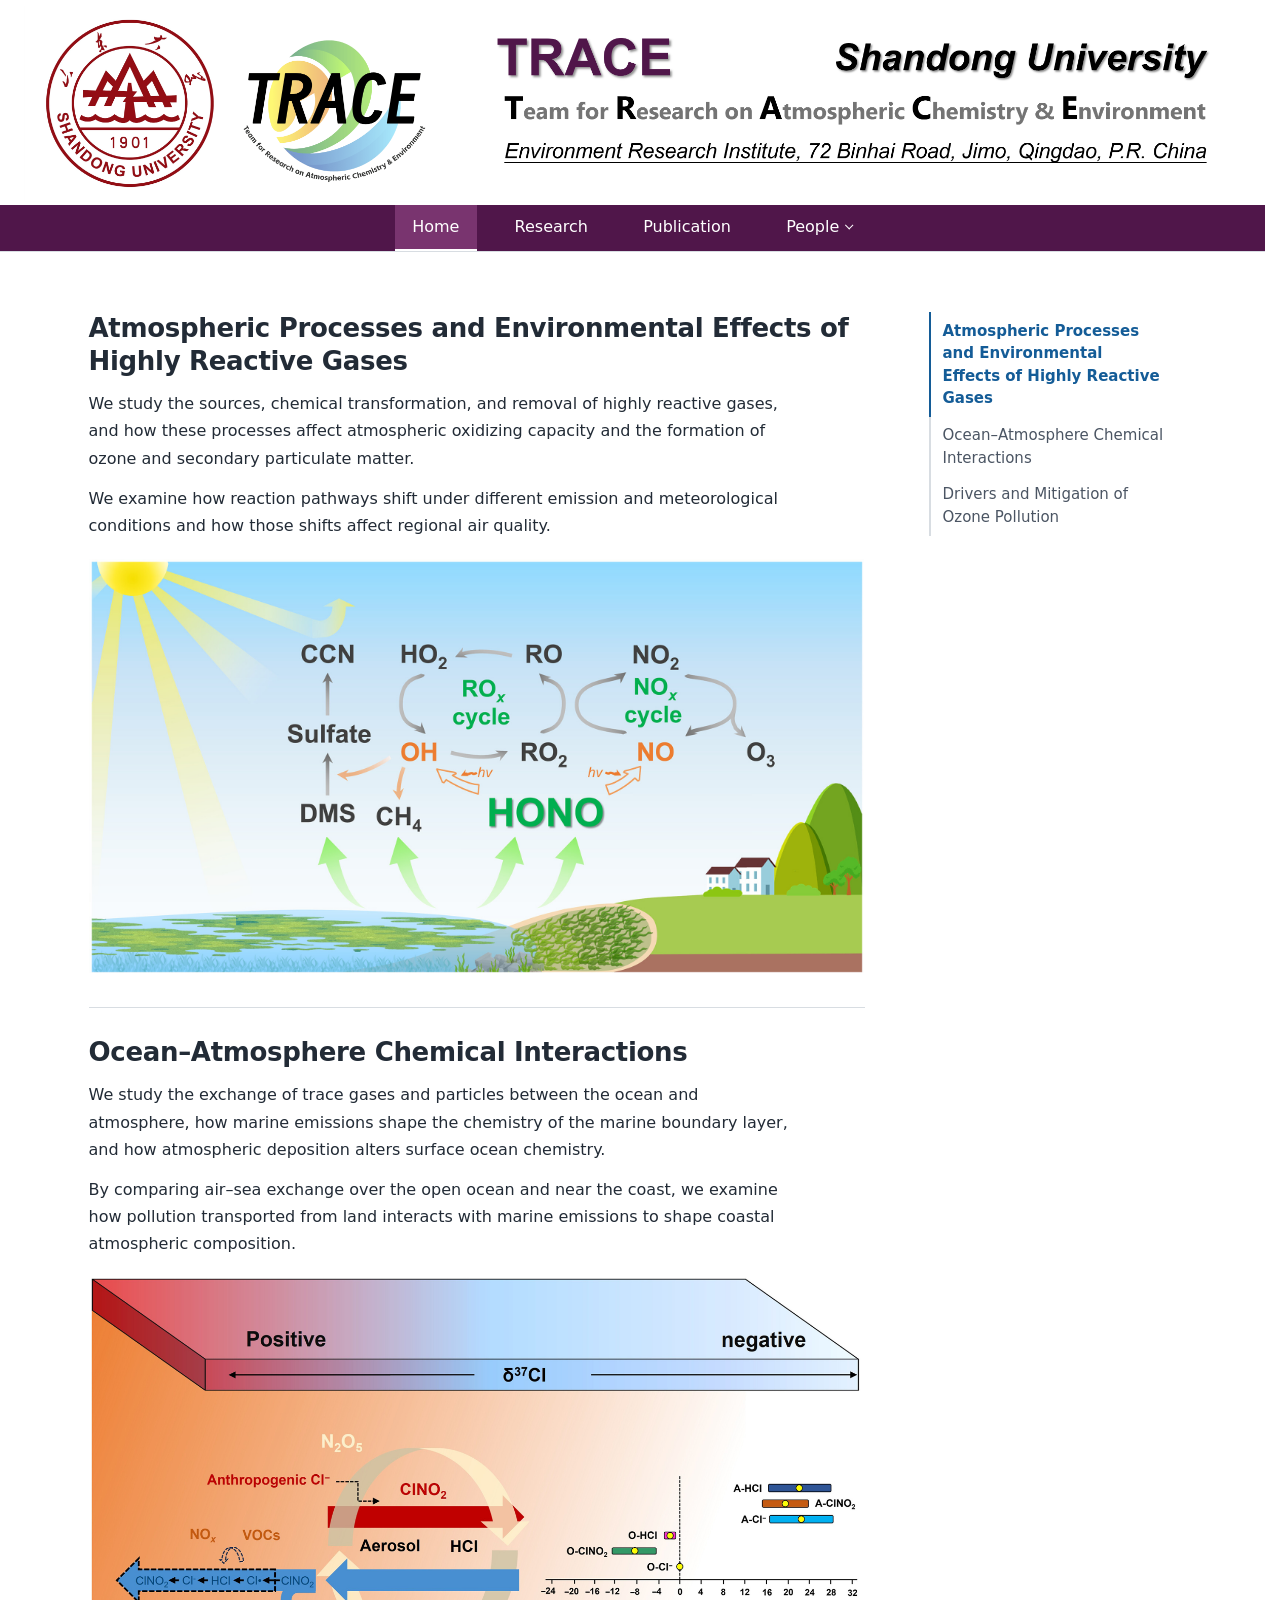
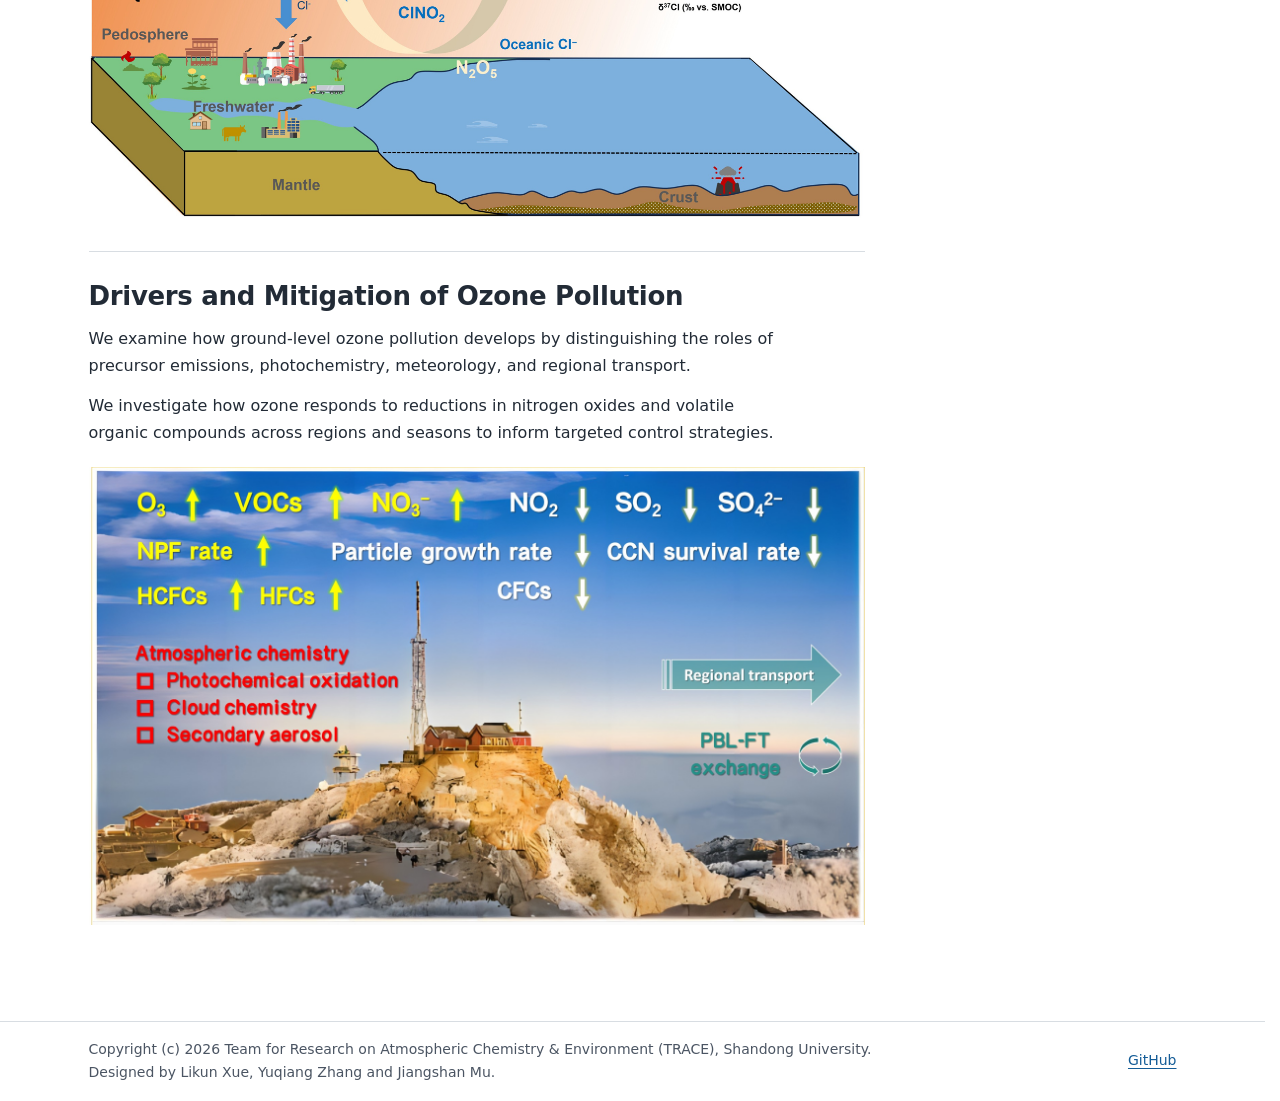
<file: index.html>
<!doctype html>
<html lang="en">
<head>
  <meta charset="utf-8">
  <meta name="viewport" content="width=device-width, initial-scale=1">
  <meta name="description" content="TRACE research on highly reactive gases, ocean–atmosphere chemical interactions, and the drivers and mitigation of ozone pollution.">
  <title>TRACE | Team for Research on Atmospheric Chemistry &amp; Environment</title>
  <link rel="icon" type="image/png" sizes="48x48" href="favicon.png">
  <link rel="stylesheet" href="./assets/site.css?v=publication-years">
  <script src="./assets/navigation.js?v=topic-scroll" defer></script>
</head>
<body>
  <a class="skip-link" href="#main">Skip to research topics</a>
  <header class="site-header">
    <div class="wrap masthead">
      <a class="brand" href="./">
        <img src="./assets/head.png?v=29a5ab8b" alt="TRACE at Shandong University. Team for Research on Atmospheric Chemistry &amp; Environment. Environment Research Institute, 72 Binhai Road, Jimo, Qingdao, China." width="4802" height="773">
      </a>
    </div>
    <nav class="site-nav" aria-label="Main navigation">
      <a href="./" aria-current="page">Home</a>
      <a href="./research/">Research</a>
      <a href="./publication/">Publication</a>
      <details class="people-menu">
        <summary>People</summary>
        <ul>
          <li><a href="./people/principal-investigator/">Principal Investigator</a></li>
          <li><a href="./people/faculty/">Faculty</a></li>
          <li><a href="./people/team-member/">Team Member</a></li>
          <li><a href="./people/alumni/">Alumni</a></li>
        </ul>
      </details>
    </nav>
  </header>

  <main id="main" class="wrap home-layout">
    <h1 class="visually-hidden">TRACE Research Topics</h1>
    <nav class="topic-nav" aria-label="Research topics">
      <ul>
        <li><a href="#reactive-gases" aria-current="location">Atmospheric Processes and Environmental Effects of Highly Reactive Gases</a></li>
        <li><a href="#ocean-atmosphere">Ocean–Atmosphere Chemical Interactions</a></li>
        <li><a href="#ozone">Drivers and Mitigation of Ozone Pollution</a></li>
      </ul>
    </nav>

    <div class="research-topics">
      <section id="reactive-gases" class="research-topic" aria-labelledby="reactive-gases-title">
        <h2 id="reactive-gases-title">Atmospheric Processes and Environmental Effects of Highly Reactive Gases</h2>
        <p>We study the sources, chemical transformation, and removal of highly reactive gases, and how these processes affect atmospheric oxidizing capacity and the formation of ozone and secondary particulate matter.</p>
        <p>We examine how reaction pathways shift under different emission and meteorological conditions and how those shifts affect regional air quality.</p>
        <img class="research-figure" src="./assets/research/reactive.jpg" width="2100" height="1126" alt="Diagram of sunlight-driven reactions linking nitrous acid, reactive gases, ozone, and sulfate over coastal waters.">
      </section>

      <section id="ocean-atmosphere" class="research-topic" aria-labelledby="ocean-atmosphere-title">
        <h2 id="ocean-atmosphere-title">Ocean–Atmosphere Chemical Interactions</h2>
        <p>We study the exchange of trace gases and particles between the ocean and atmosphere, how marine emissions shape the chemistry of the marine boundary layer, and how atmospheric deposition alters surface ocean chemistry.</p>
        <p>By comparing air–sea exchange over the open ocean and near the coast, we examine how pollution transported from land interacts with marine emissions to shape coastal atmospheric composition.</p>
        <img class="research-figure" src="./assets/research/HONO.jpg" width="3000" height="2093" alt="Diagram comparing chlorine isotope signatures and atmospheric reactions associated with oceanic and human sources of chloride." loading="lazy">
      </section>

      <section id="ozone" class="research-topic" aria-labelledby="ozone-title">
        <h2 id="ozone-title">Drivers and Mitigation of Ozone Pollution</h2>
        <p>We examine how ground-level ozone pollution develops by distinguishing the roles of precursor emissions, photochemistry, meteorology, and regional transport.</p>
        <p>We investigate how ozone responds to reductions in nitrogen oxides and volatile organic compounds across regions and seasons to inform targeted control strategies.</p>
        <img class="research-figure" src="./assets/research/MountTai.png" width="1572" height="928" alt="Mount Tai monitoring site annotated with trends in ozone and other pollutants, changes in particle formation, and pathways of regional transport." loading="lazy">
      </section>
    </div>
  </main>

  <footer class="site-footer">
    <div class="wrap footer-inner">
      <span>Copyright (c) 2026 Team for Research on Atmospheric Chemistry &amp; Environment (TRACE), Shandong University.<br>
        Designed by Likun Xue, Yuqiang Zhang and Jiangshan Mu.</span>
      <a href="https://github.com/Trace-sdu/trace-sdu.github.io">GitHub</a>
    </div>
  </footer>

</body>
</html>
</file>
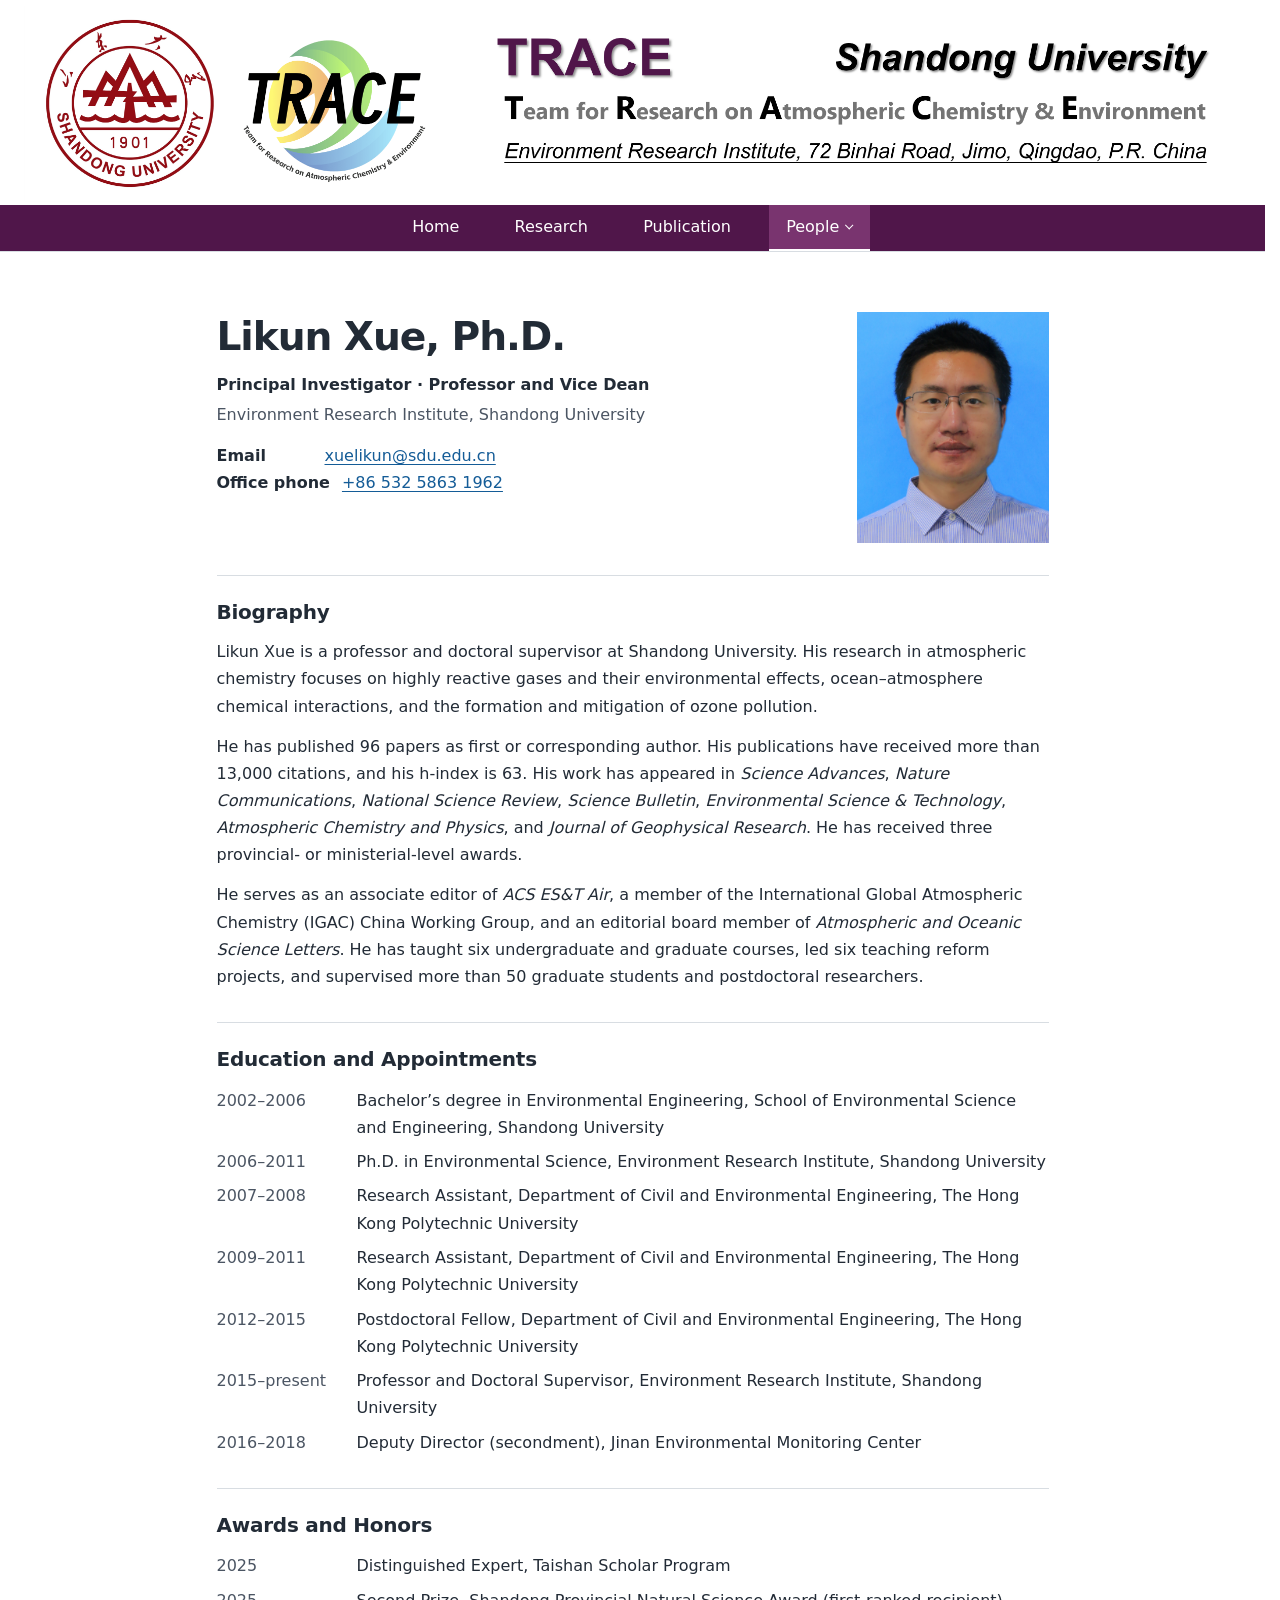
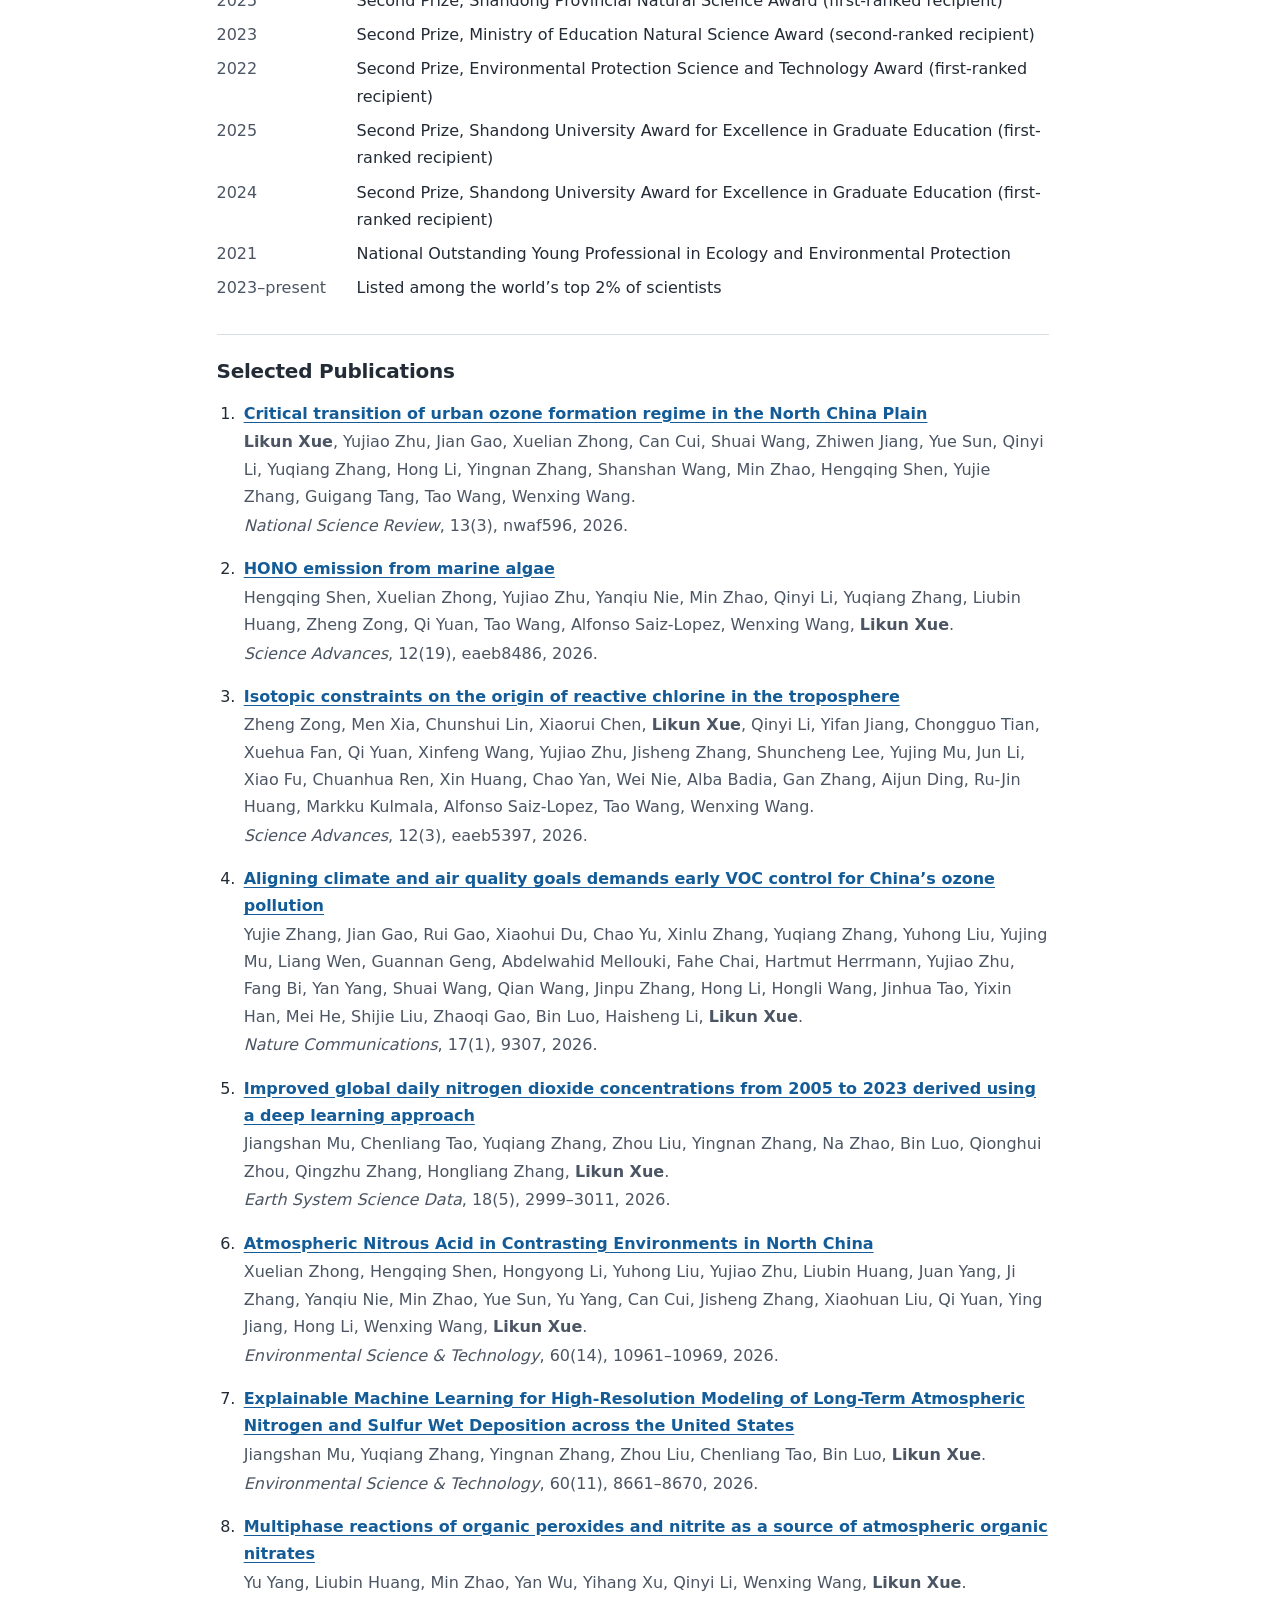
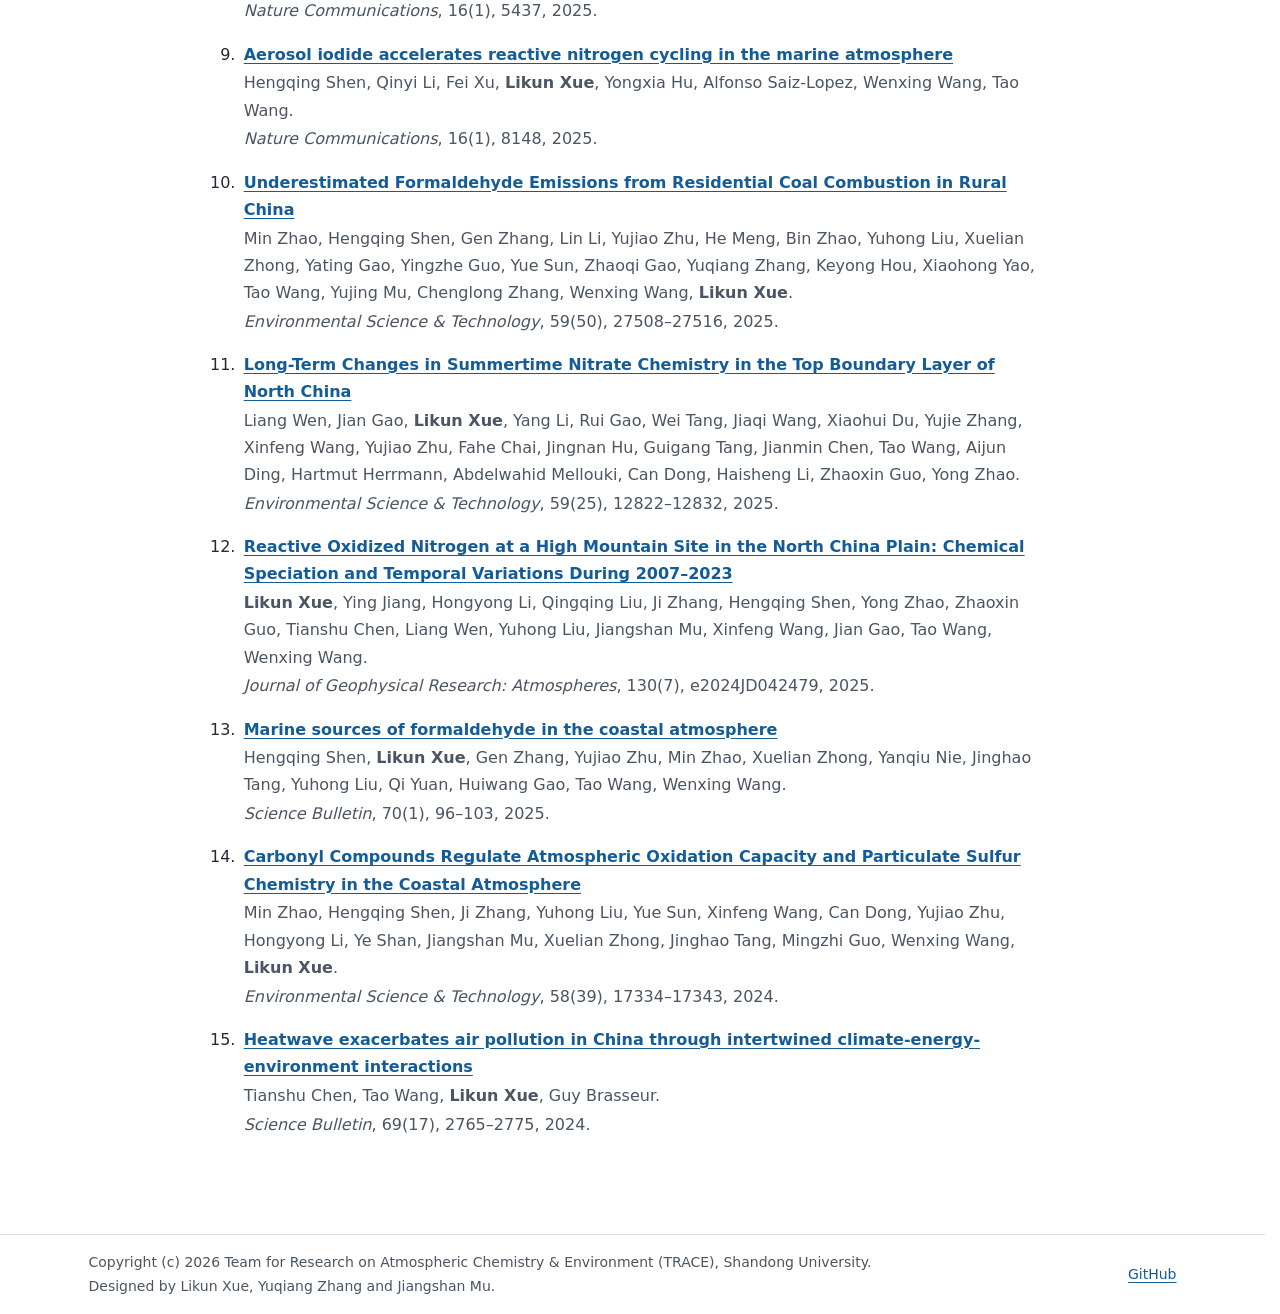
<file: people/index.html>
<!doctype html>
<html lang="en">
<head>
  <meta charset="utf-8">
  <meta name="viewport" content="width=device-width, initial-scale=1">
  <meta http-equiv="refresh" content="0; url=./principal-investigator/">
  <link rel="canonical" href="https://trace-sdu.github.io/people/principal-investigator/">
  <title>People | TRACE</title>
  <link rel="icon" type="image/png" sizes="48x48" href="../favicon.png">
</head>
<body>
  <p><a href="./principal-investigator/">Continue to Principal Investigator</a></p>
</body>
</html>
</file>
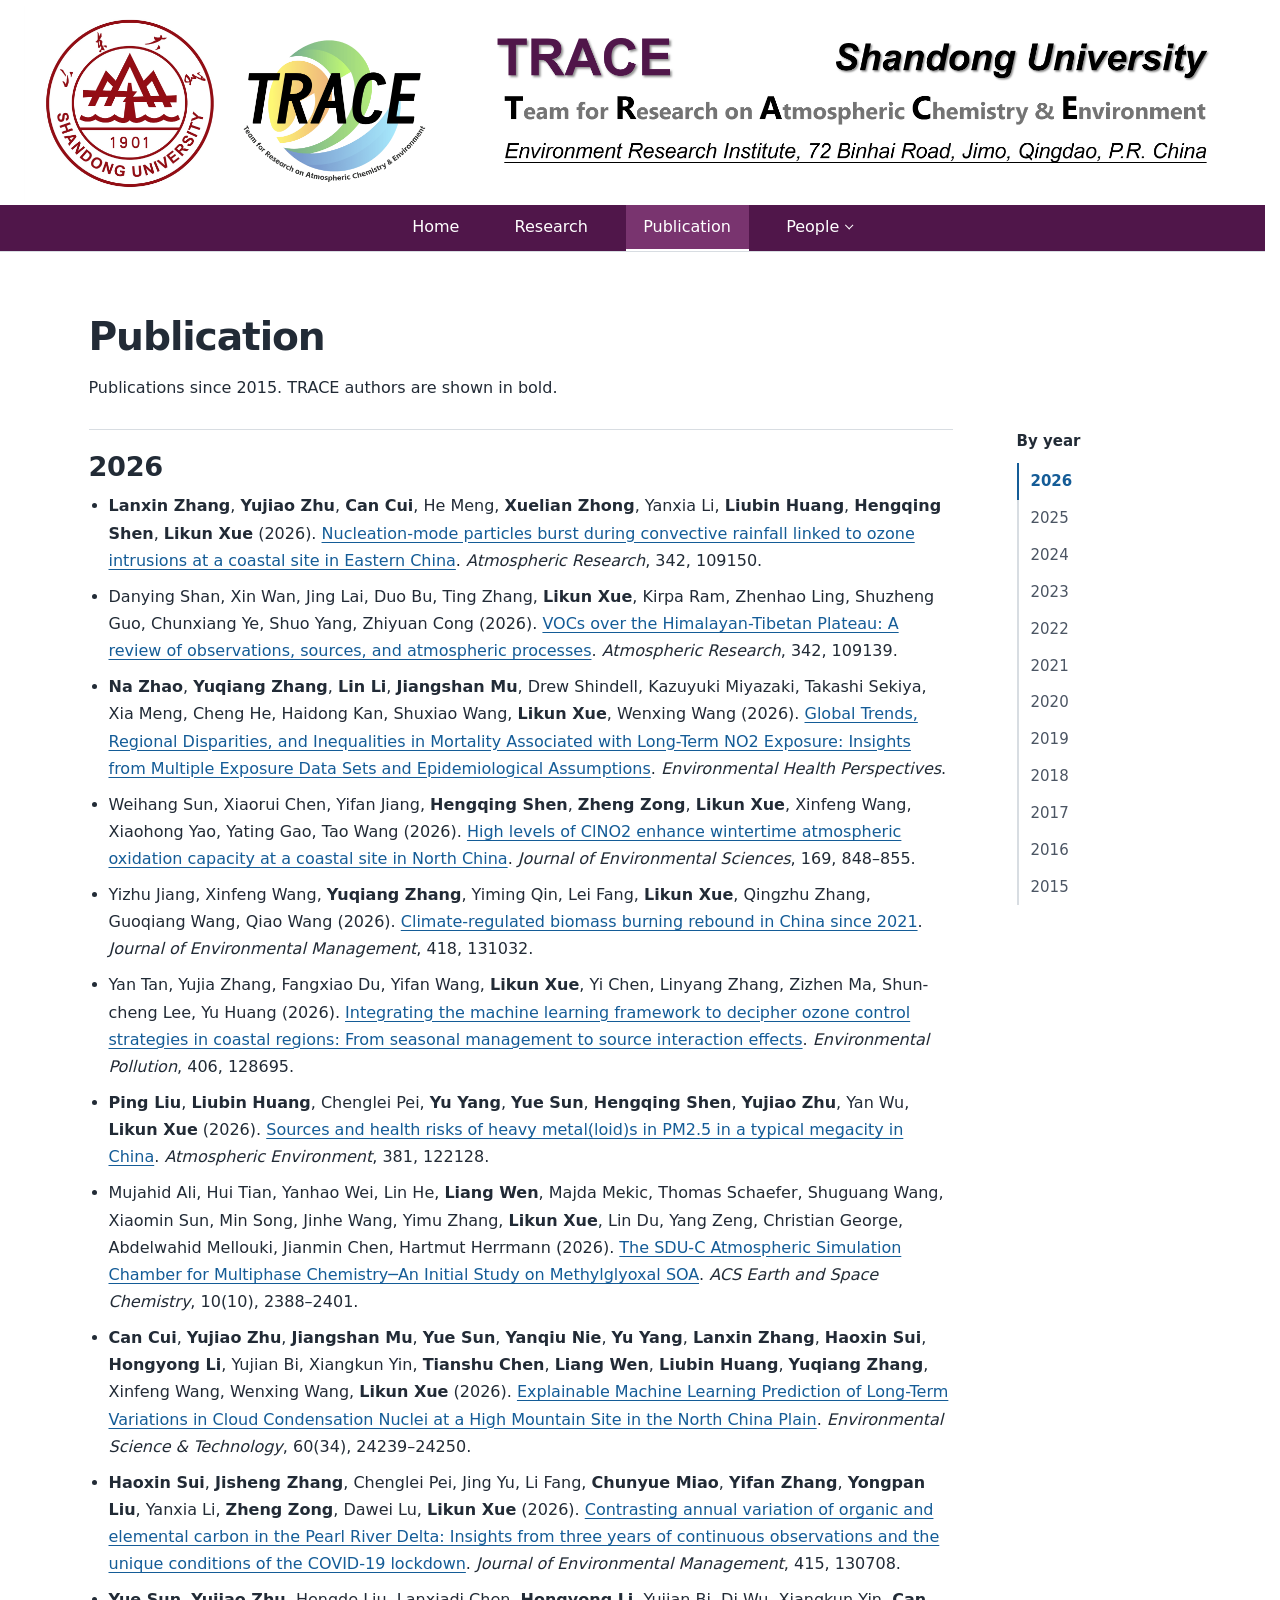
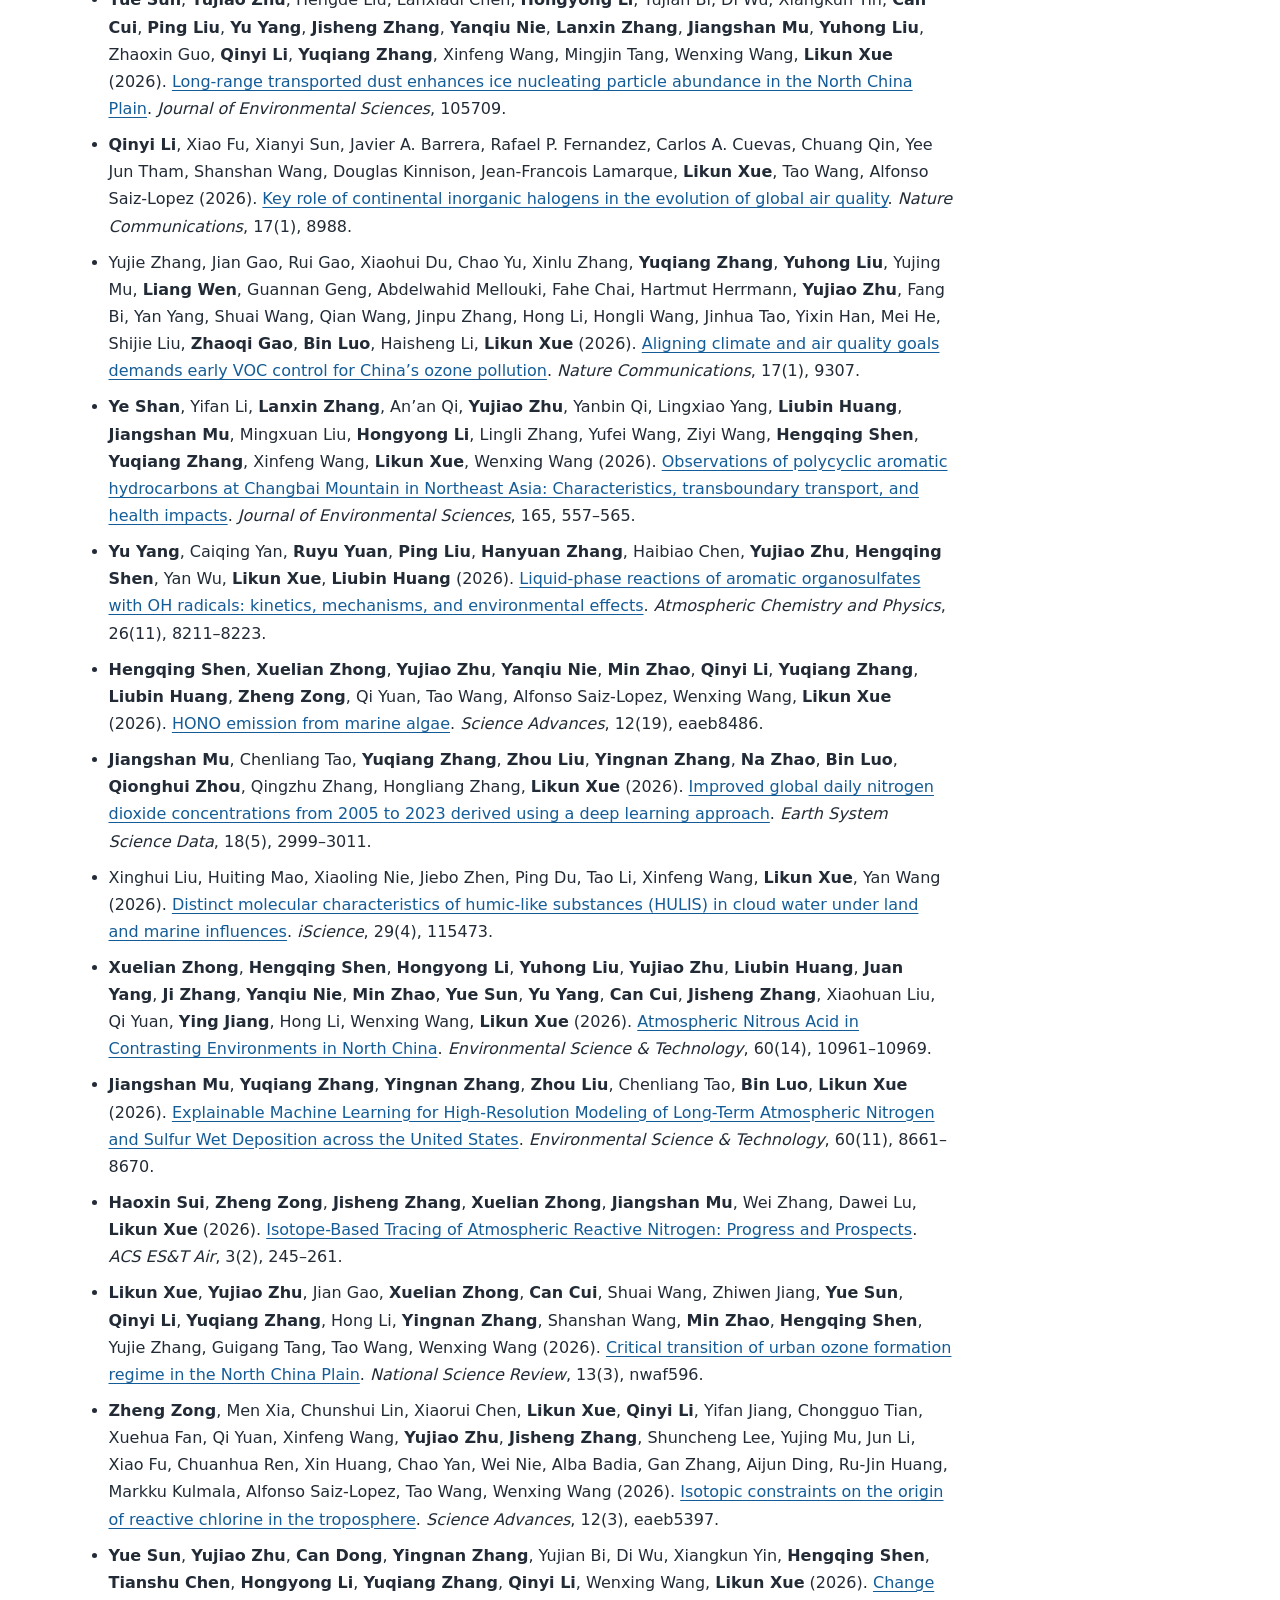
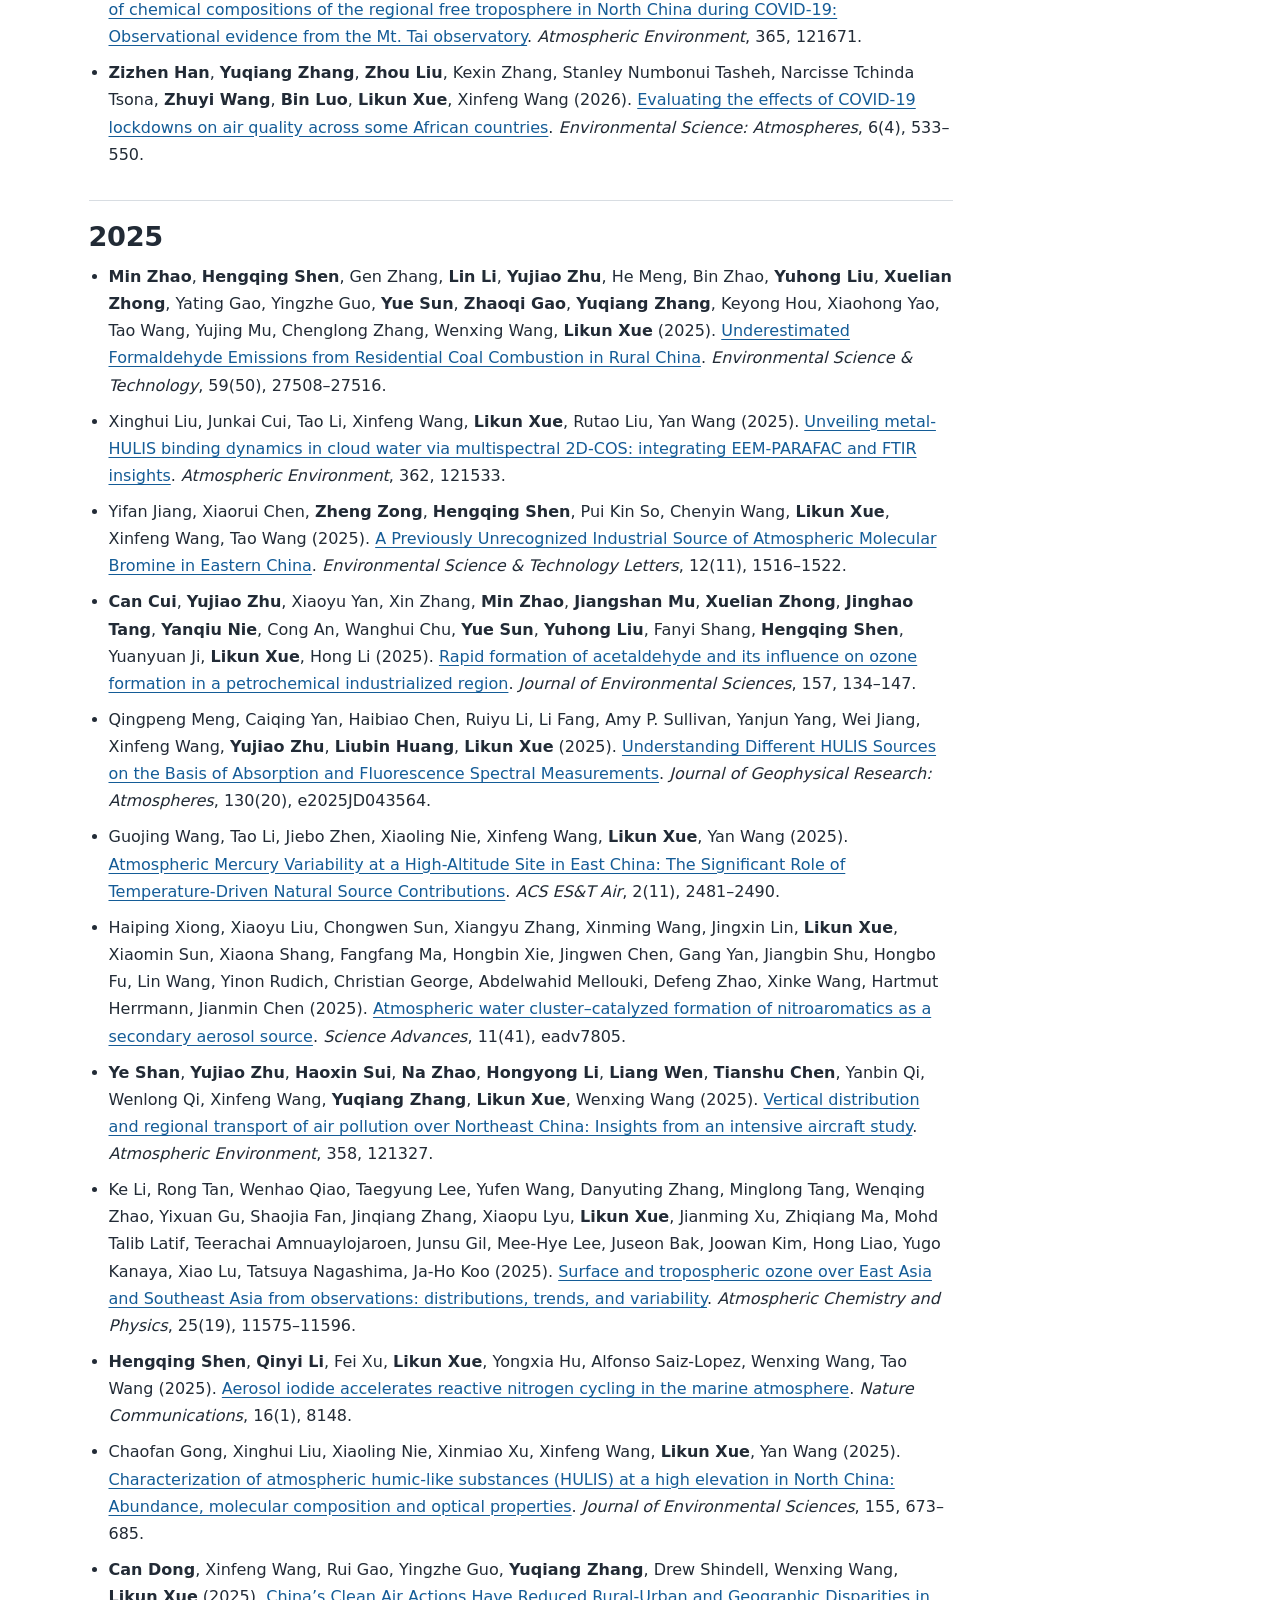
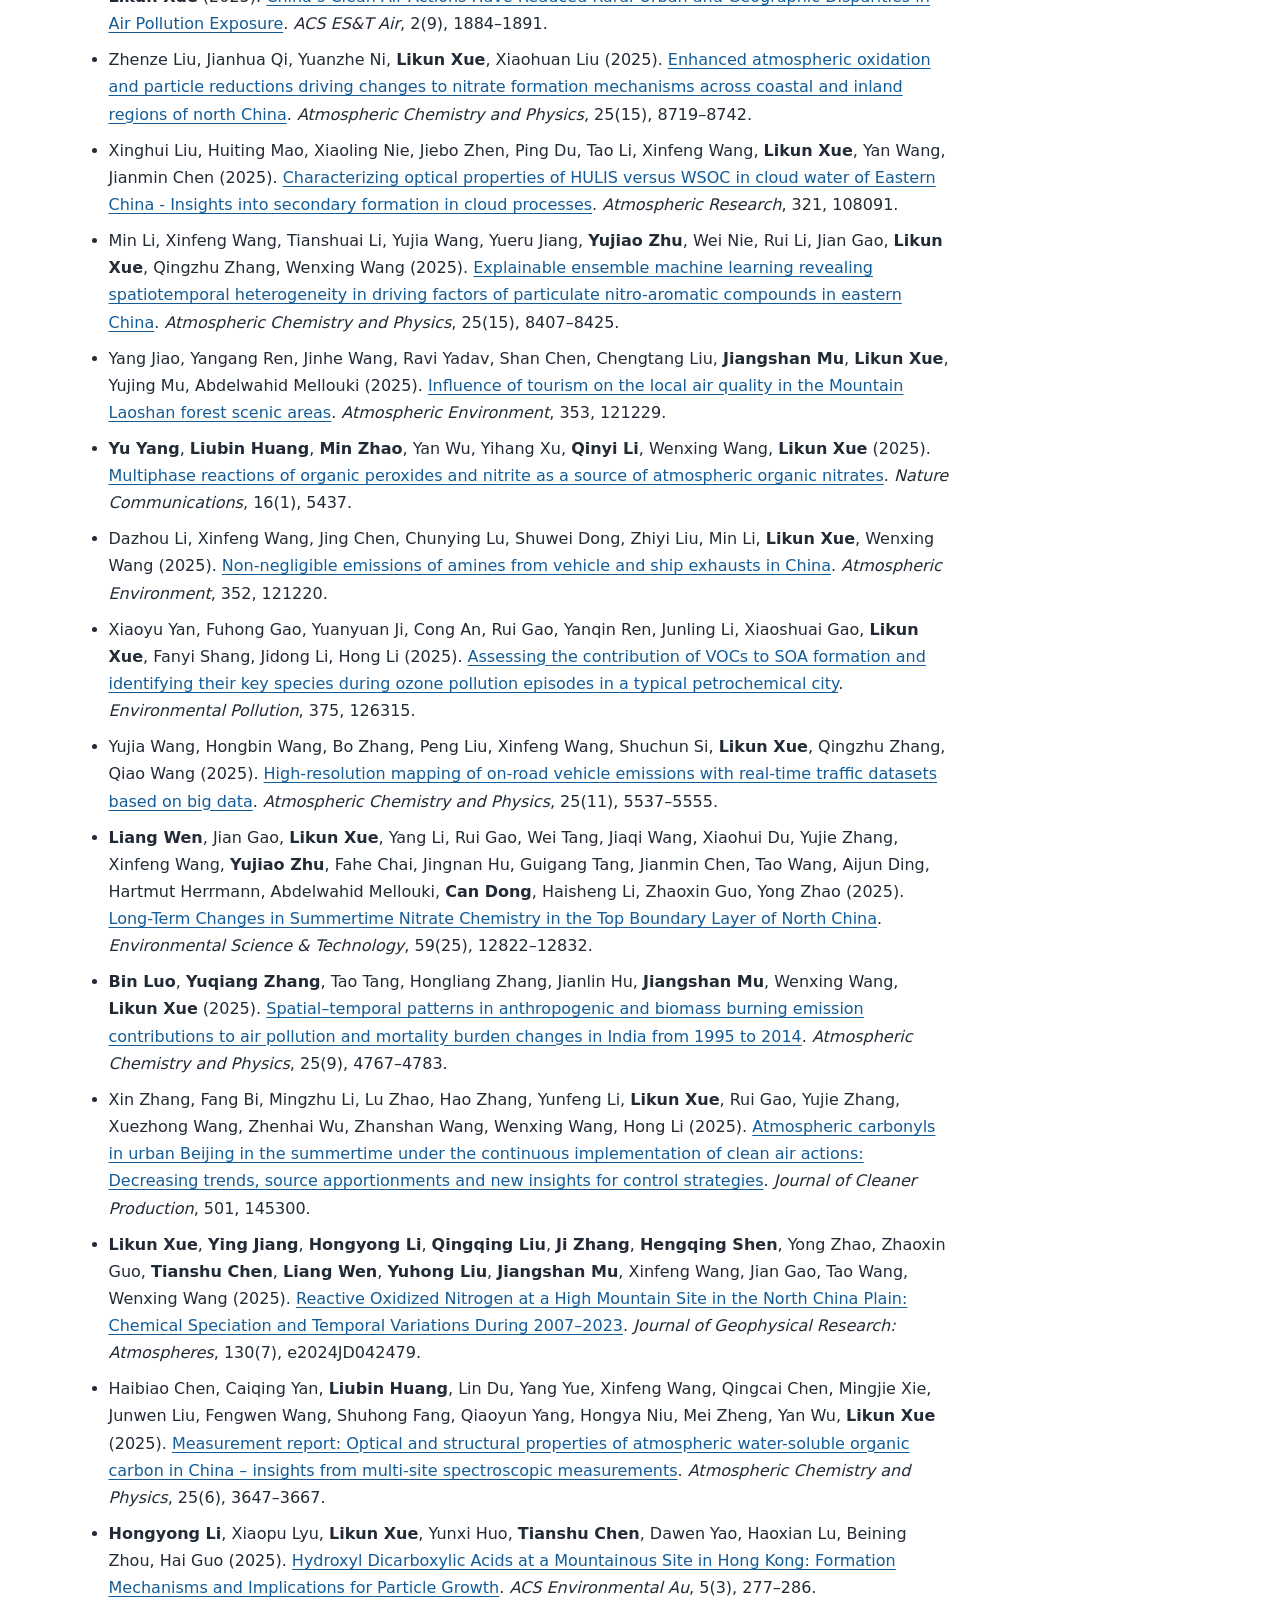
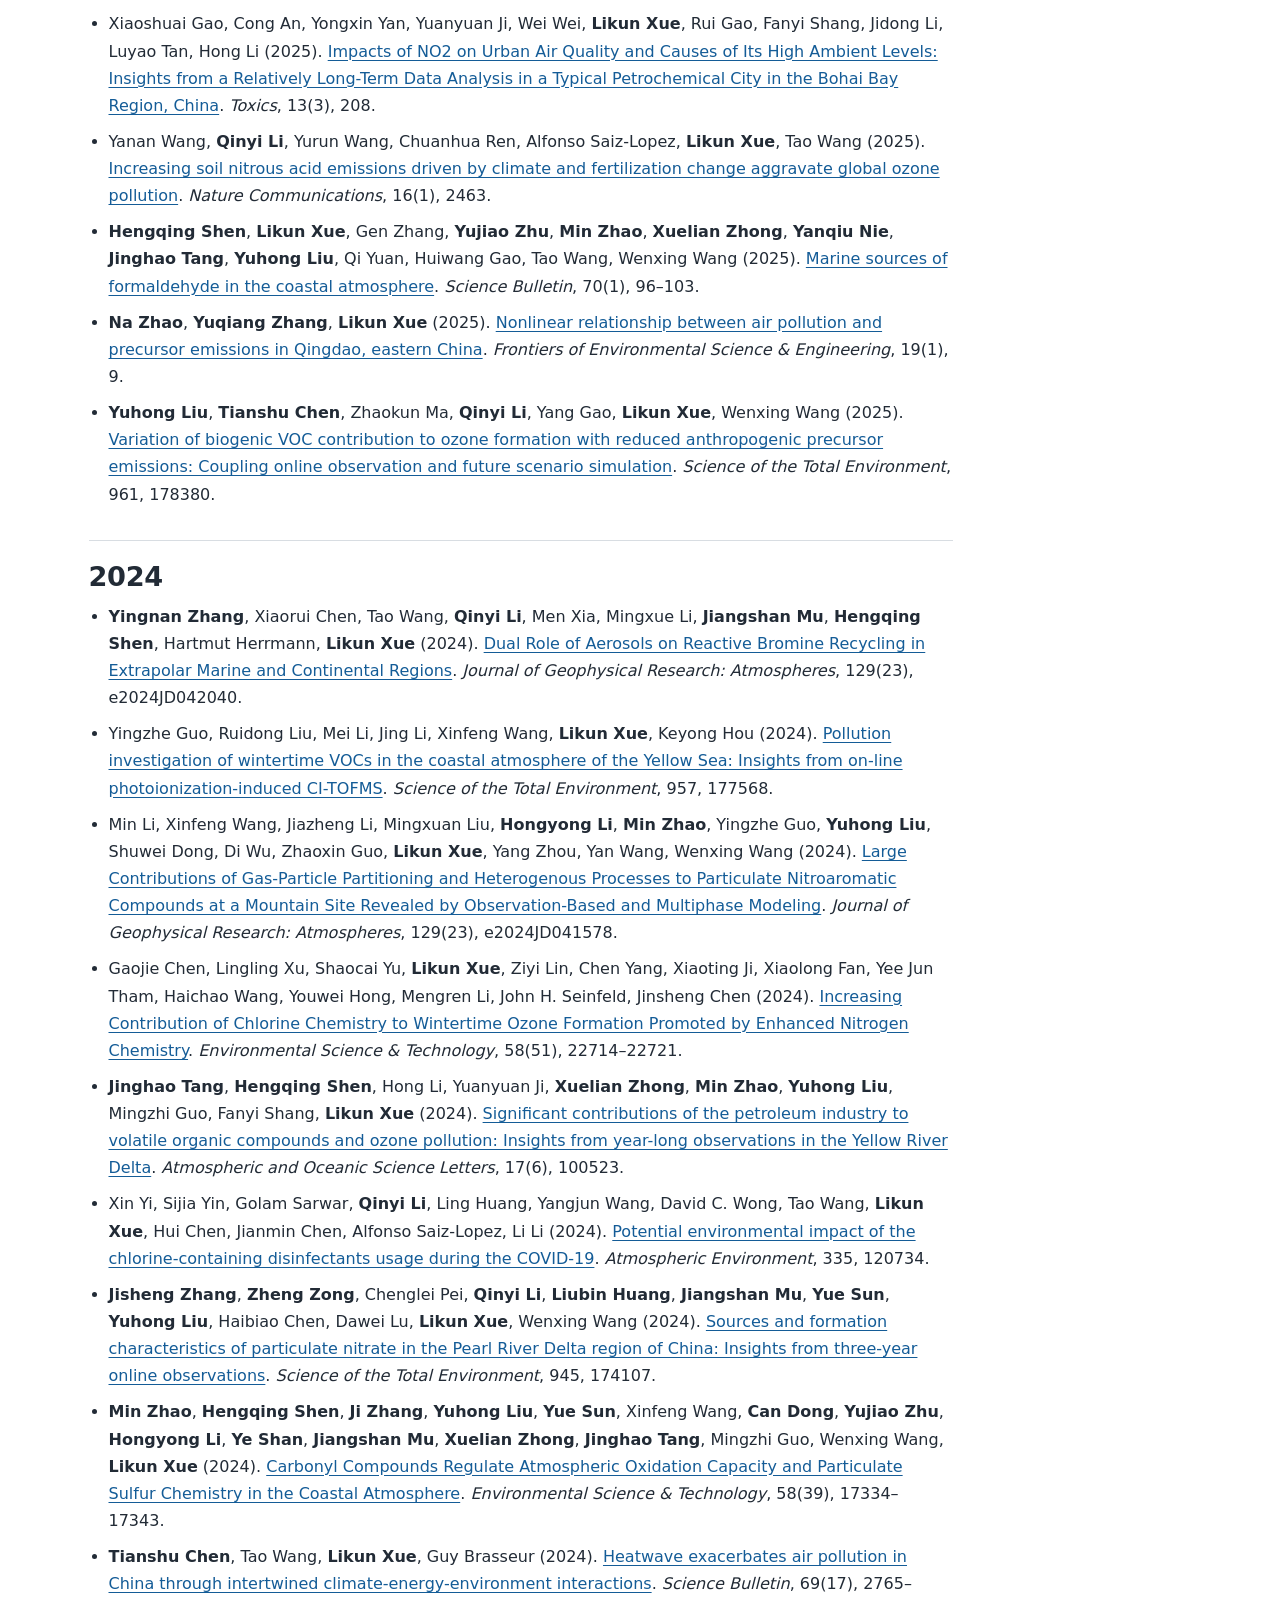
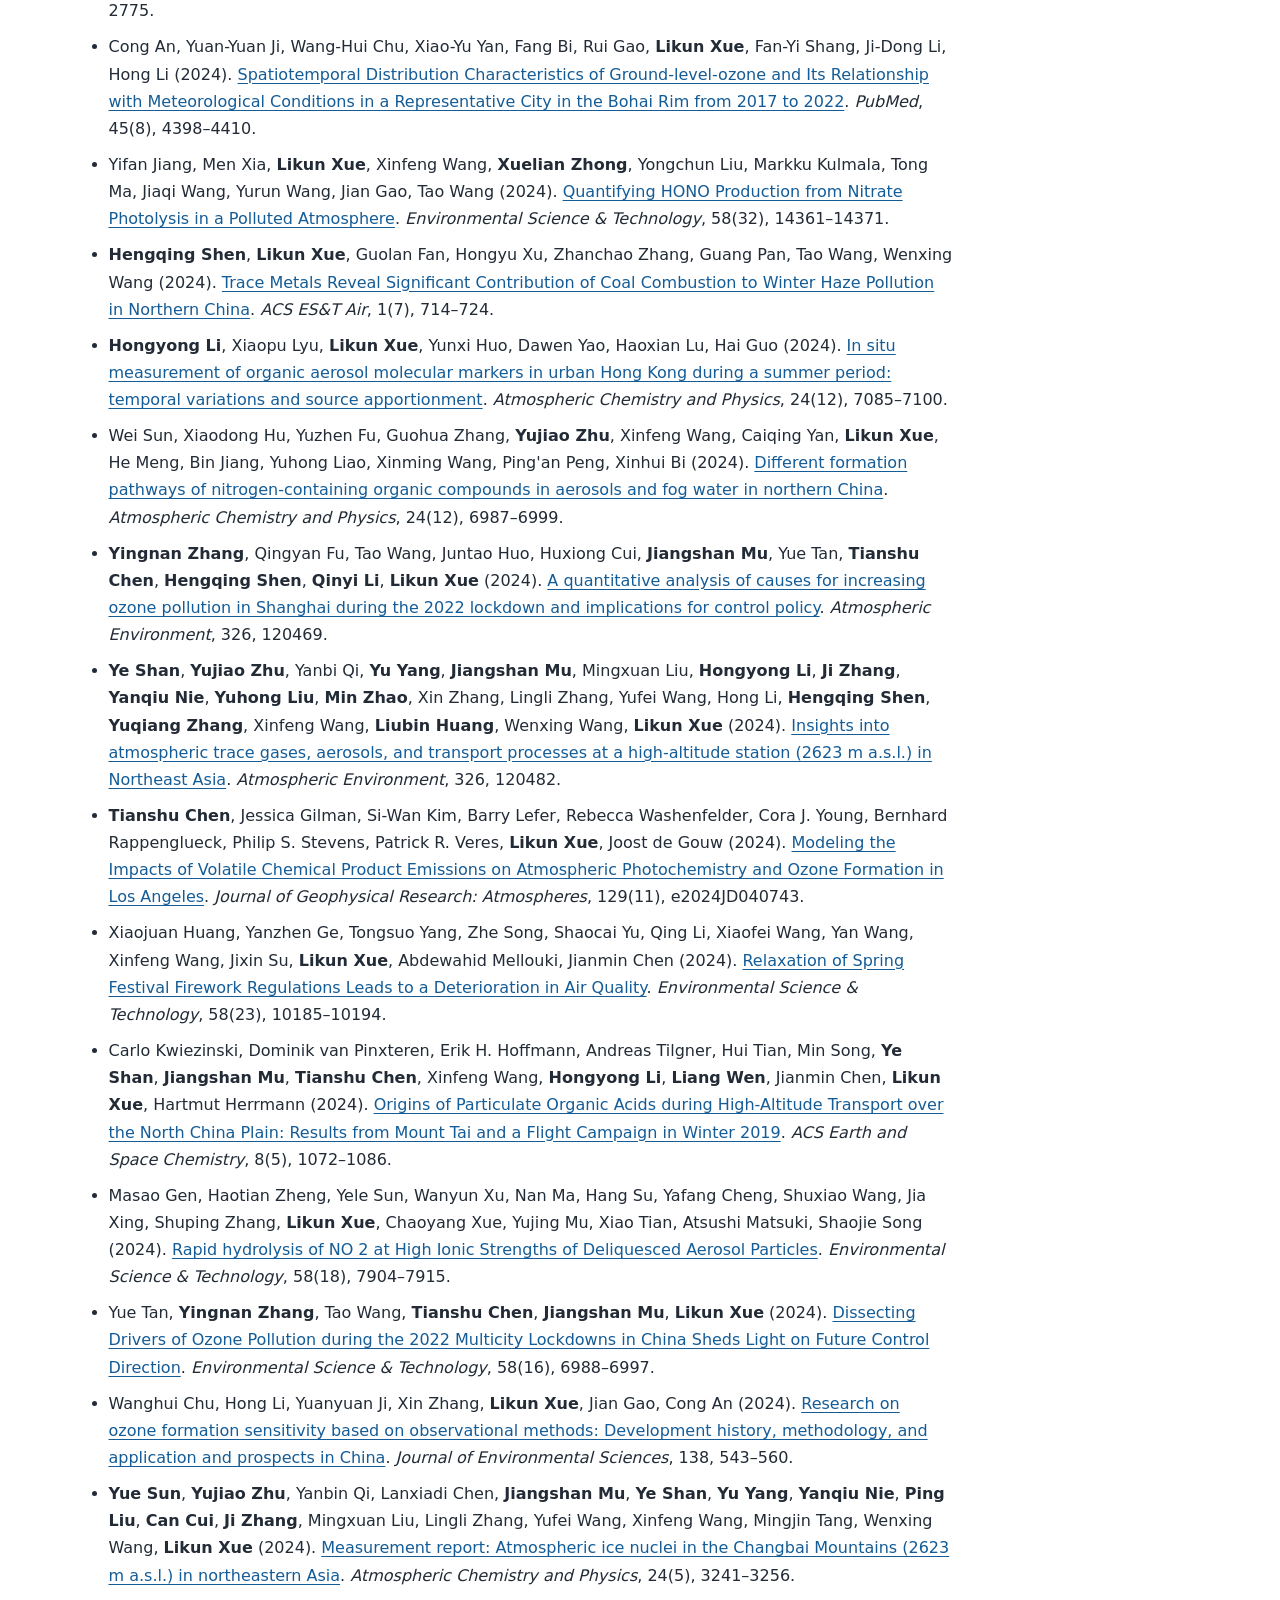
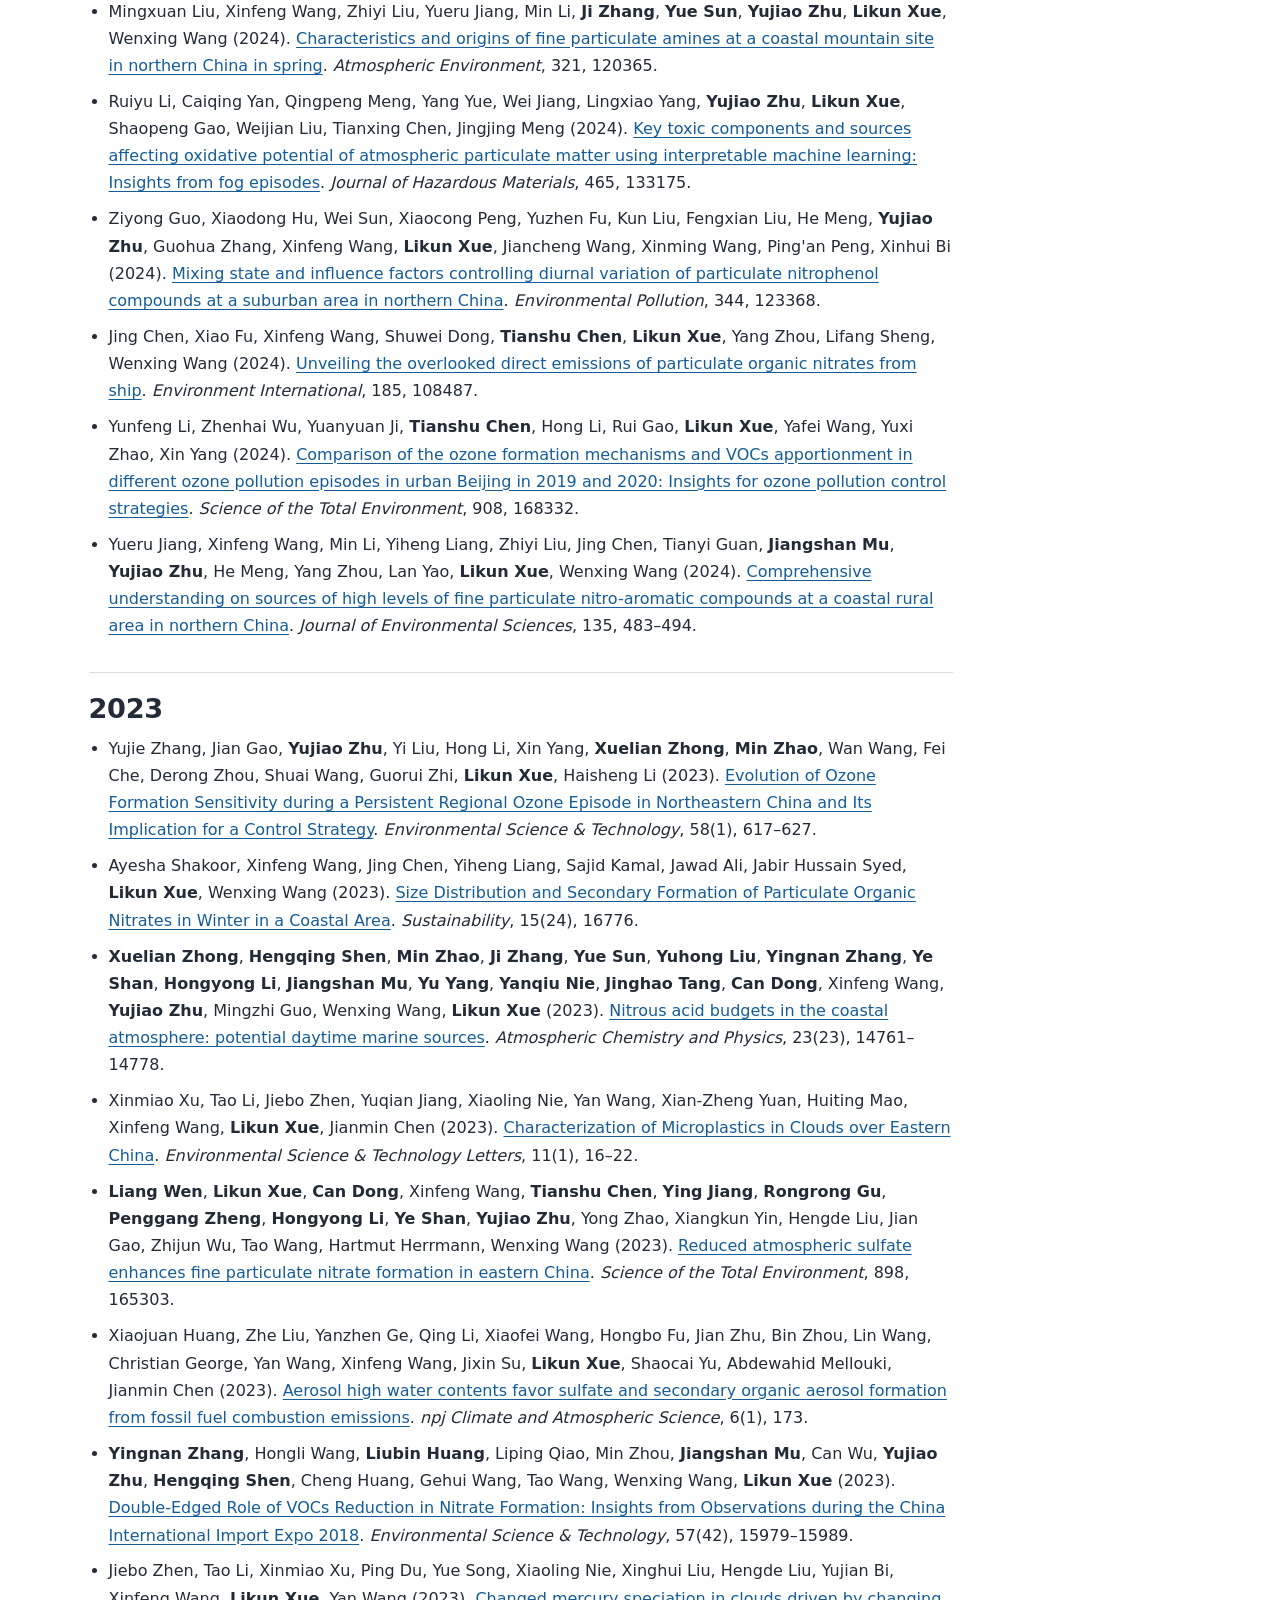
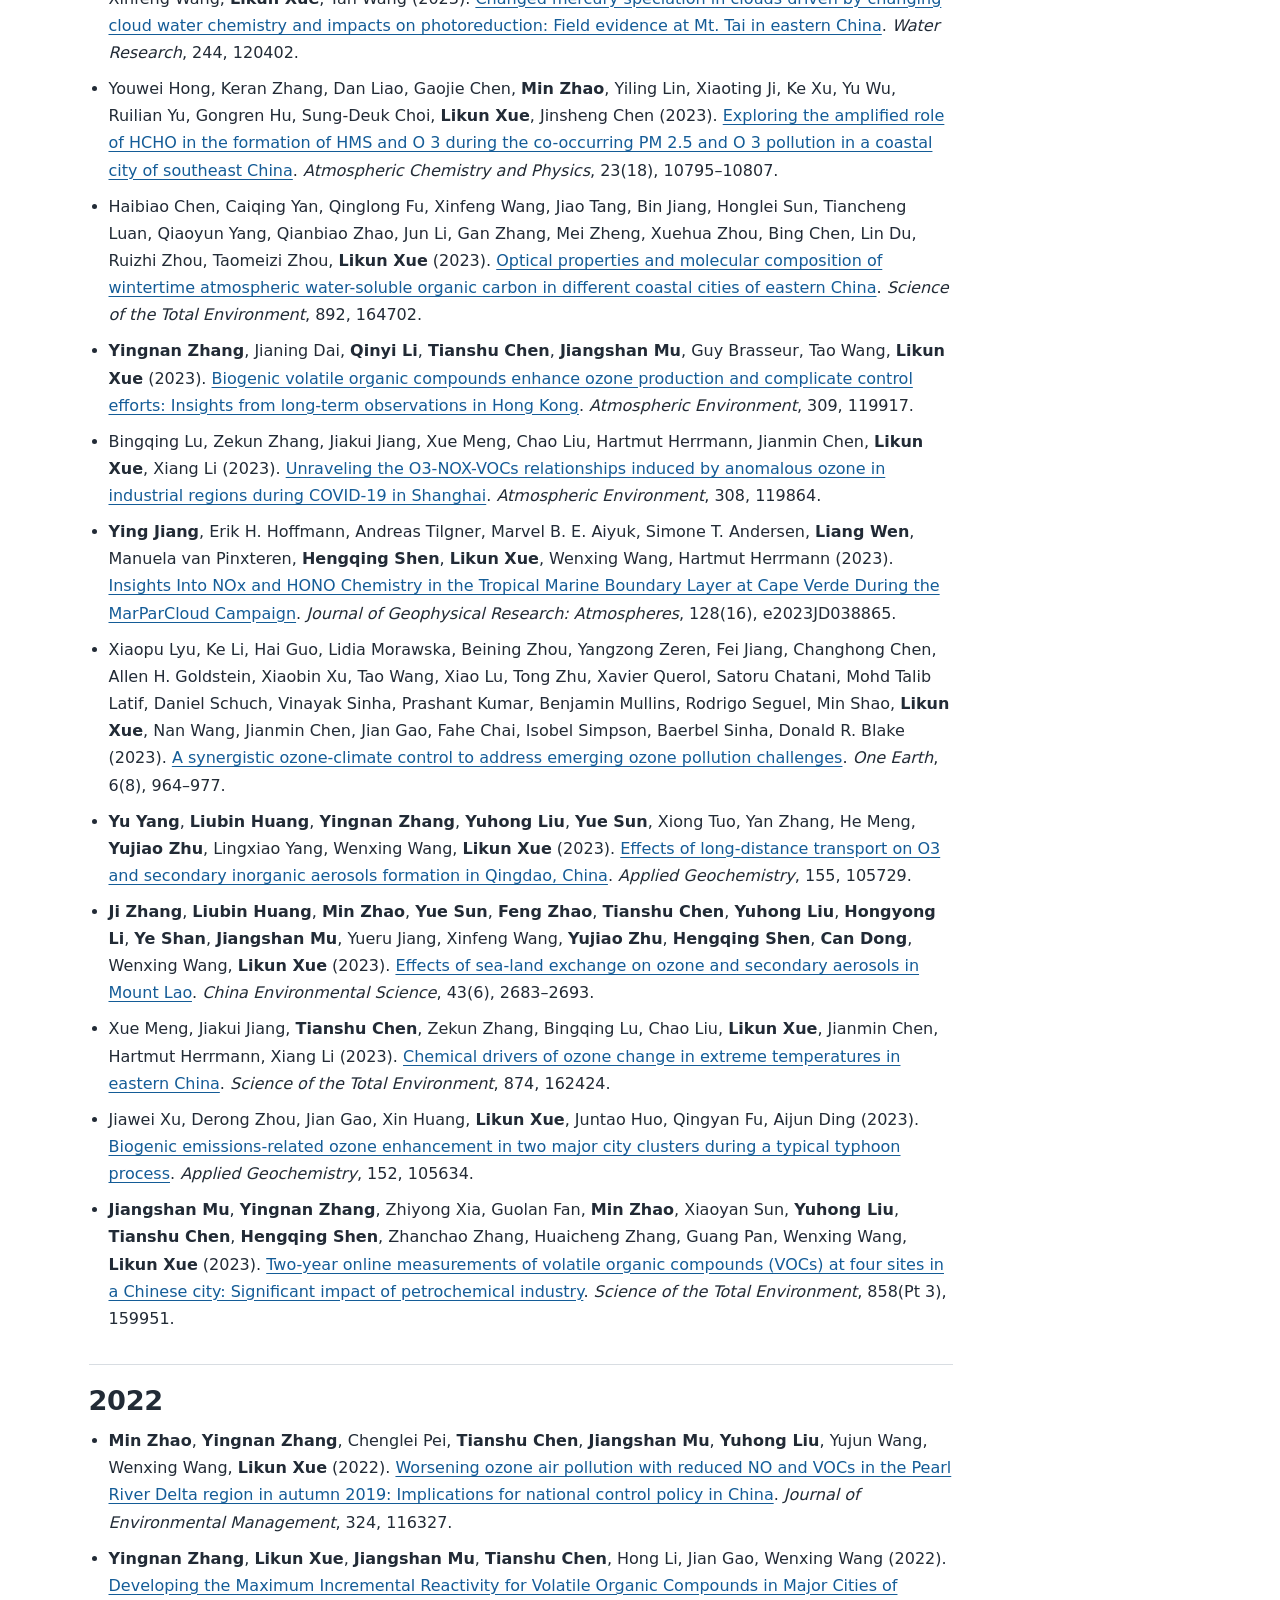
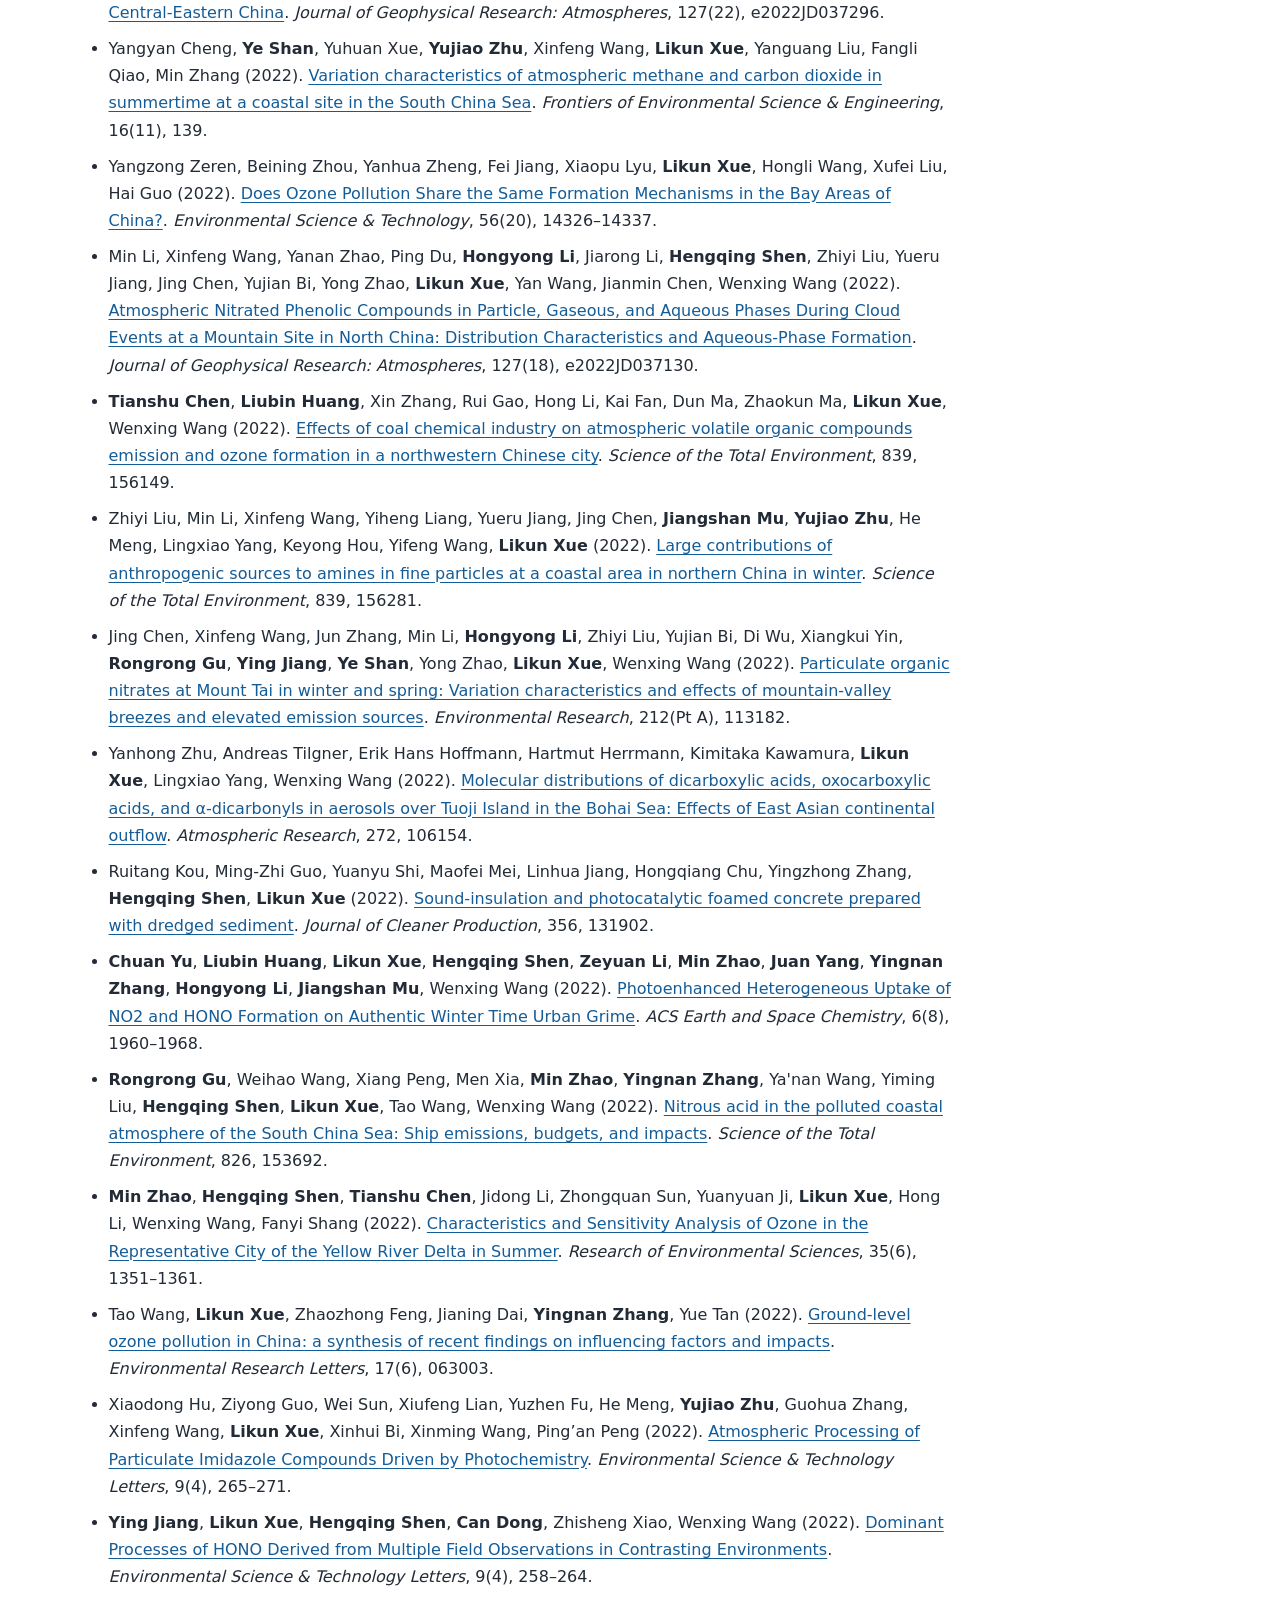
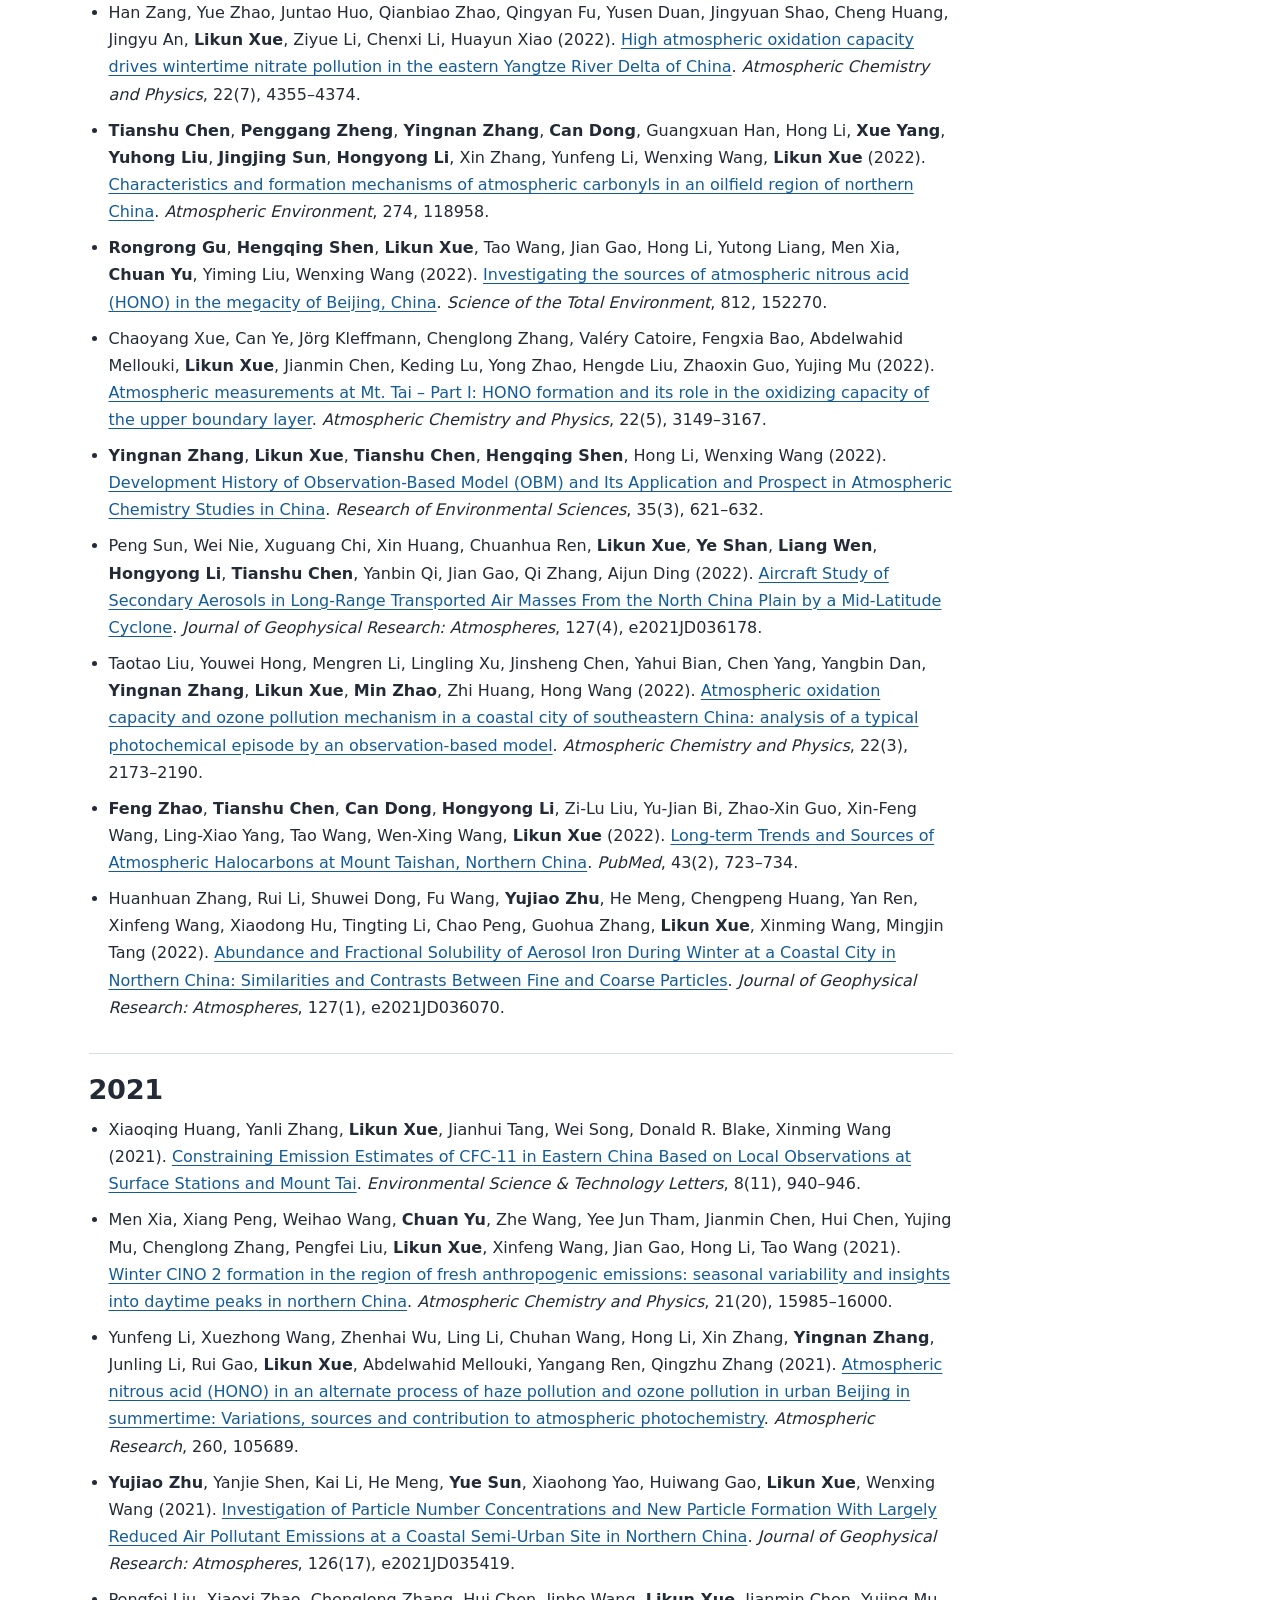
<file: publication/index.html>
<!doctype html>
<html lang="en">
<head>
  <meta charset="utf-8">
  <meta name="viewport" content="width=device-width, initial-scale=1">
  <meta name="description" content="Journal articles co-authored by Likun Xue with a Shandong University affiliation, from 2015 onward.">
  <title>Publication | TRACE</title>
  <link rel="icon" type="image/png" sizes="48x48" href="../favicon.png">
  <link rel="stylesheet" href="../assets/site.css?v=publication-years">
  <script src="../assets/navigation.js?v=year-scroll" defer></script>
</head>
<body>
  <a class="skip-link" href="#main">Skip to content</a>
  <header class="site-header">
    <div class="wrap masthead">
      <a class="brand" href="../">
        <img src="../assets/head.png?v=29a5ab8b" alt="TRACE at Shandong University. Team for Research on Atmospheric Chemistry &amp; Environment. Environment Research Institute, 72 Binhai Road, Jimo, Qingdao, China." width="4802" height="773">
      </a>
    </div>
    <nav class="site-nav" aria-label="Main navigation">
      <a href="../">Home</a>
      <a href="../research/">Research</a>
      <a href="./" aria-current="page">Publication</a>
      <details class="people-menu">
        <summary>People</summary>
        <ul>
          <li><a href="../people/principal-investigator/">Principal Investigator</a></li>
          <li><a href="../people/faculty/">Faculty</a></li>
          <li><a href="../people/team-member/">Team Member</a></li>
          <li><a href="../people/alumni/">Alumni</a></li>
        </ul>
      </details>
    </nav>
  </header>

  <main id="main" class="wrap">
    <h1>Publication</h1>
    <p>Publications since 2015. TRACE authors are shown in bold.</p>

    <div class="publication-layout">
      <nav class="topic-nav year-nav" aria-labelledby="year-nav-title">
        <p id="year-nav-title">By year</p>
        <ul>
          <li><a href="#year-2026" aria-current="location">2026</a></li>
          <li><a href="#year-2025">2025</a></li>
          <li><a href="#year-2024">2024</a></li>
          <li><a href="#year-2023">2023</a></li>
          <li><a href="#year-2022">2022</a></li>
          <li><a href="#year-2021">2021</a></li>
          <li><a href="#year-2020">2020</a></li>
          <li><a href="#year-2019">2019</a></li>
          <li><a href="#year-2018">2018</a></li>
          <li><a href="#year-2017">2017</a></li>
          <li><a href="#year-2016">2016</a></li>
          <li><a href="#year-2015">2015</a></li>
        </ul>
      </nav>

      <div class="publication-years">
        <section class="publication-year" id="year-2026" aria-labelledby="year-2026-title">
          <h2 id="year-2026-title">2026</h2>
          <ul class="publication-list">
            <li>
              <strong>Lanxin Zhang</strong>, <strong>Yujiao Zhu</strong>, <strong>Can Cui</strong>, He Meng, <strong>Xuelian Zhong</strong>, Yanxia Li, <strong>Liubin Huang</strong>, <strong>Hengqing Shen</strong>, <strong>Likun Xue</strong> (2026).
              <a href="https://doi.org/10.1016/j.atmosres.2026.109150">Nucleation-mode particles burst during convective rainfall linked to ozone intrusions at a coastal site in Eastern China</a>.
              <cite>Atmospheric Research</cite>, 342, 109150.
            </li>
            <li>
              Danying Shan, Xin Wan, Jing Lai, Duo Bu, Ting Zhang, <strong>Likun Xue</strong>, Kirpa Ram, Zhenhao Ling, Shuzheng Guo, Chunxiang Ye, Shuo Yang, Zhiyuan Cong (2026).
              <a href="https://doi.org/10.1016/j.atmosres.2026.109139">VOCs over the Himalayan-Tibetan Plateau: A review of observations, sources, and atmospheric processes</a>.
              <cite>Atmospheric Research</cite>, 342, 109139.
            </li>
            <li>
              <strong>Na Zhao</strong>, <strong>Yuqiang Zhang</strong>, <strong>Lin Li</strong>, <strong>Jiangshan Mu</strong>, Drew Shindell, Kazuyuki Miyazaki, Takashi Sekiya, Xia Meng, Cheng He, Haidong Kan, Shuxiao Wang, <strong>Likun Xue</strong>, Wenxing Wang (2026).
              <a href="https://doi.org/10.1021/ehp.6c01555">Global Trends, Regional Disparities, and Inequalities in Mortality Associated with Long-Term NO2 Exposure: Insights from Multiple Exposure Data Sets and Epidemiological Assumptions</a>.
              <cite>Environmental Health Perspectives</cite>.
            </li>
            <li>
              Weihang Sun, Xiaorui Chen, Yifan Jiang, <strong>Hengqing Shen</strong>, <strong>Zheng Zong</strong>, <strong>Likun Xue</strong>, Xinfeng Wang, Xiaohong Yao, Yating Gao, Tao Wang (2026).
              <a href="https://doi.org/10.1016/j.jes.2026.02.027">High levels of ClNO2 enhance wintertime atmospheric oxidation capacity at a coastal site in North China</a>.
              <cite>Journal of Environmental Sciences</cite>, 169, 848–855.
            </li>
            <li>
              Yizhu Jiang, Xinfeng Wang, <strong>Yuqiang Zhang</strong>, Yiming Qin, Lei Fang, <strong>Likun Xue</strong>, Qingzhu Zhang, Guoqiang Wang, Qiao Wang (2026).
              <a href="https://doi.org/10.1016/j.jenvman.2026.131032">Climate-regulated biomass burning rebound in China since 2021</a>.
              <cite>Journal of Environmental Management</cite>, 418, 131032.
            </li>
            <li>
              Yan Tan, Yujia Zhang, Fangxiao Du, Yifan Wang, <strong>Likun Xue</strong>, Yi Chen, Linyang Zhang, Zizhen Ma, Shun-cheng Lee, Yu Huang (2026).
              <a href="https://doi.org/10.1016/j.envpol.2026.128695">Integrating the machine learning framework to decipher ozone control strategies in coastal regions: From seasonal management to source interaction effects</a>.
              <cite>Environmental Pollution</cite>, 406, 128695.
            </li>
            <li>
              <strong>Ping Liu</strong>, <strong>Liubin Huang</strong>, Chenglei Pei, <strong>Yu Yang</strong>, <strong>Yue Sun</strong>, <strong>Hengqing Shen</strong>, <strong>Yujiao Zhu</strong>, Yan Wu, <strong>Likun Xue</strong> (2026).
              <a href="https://doi.org/10.1016/j.atmosenv.2026.122128">Sources and health risks of heavy metal(loid)s in PM2.5 in a typical megacity in China</a>.
              <cite>Atmospheric Environment</cite>, 381, 122128.
            </li>
            <li>
              Mujahid Ali, Hui Tian, Yanhao Wei, Lin He, <strong>Liang Wen</strong>, Majda Mekic, Thomas Schaefer, Shuguang Wang, Xiaomin Sun, Min Song, Jinhe Wang, Yimu Zhang, <strong>Likun Xue</strong>, Lin Du, Yang Zeng, Christian George, Abdelwahid Mellouki, Jianmin Chen, Hartmut Herrmann (2026).
              <a href="https://doi.org/10.1021/acsearthspacechem.6c00209">The SDU-C Atmospheric Simulation Chamber for Multiphase Chemistry─An Initial Study on Methylglyoxal SOA</a>.
              <cite>ACS Earth and Space Chemistry</cite>, 10(10), 2388–2401.
            </li>
            <li>
              <strong>Can Cui</strong>, <strong>Yujiao Zhu</strong>, <strong>Jiangshan Mu</strong>, <strong>Yue Sun</strong>, <strong>Yanqiu Nie</strong>, <strong>Yu Yang</strong>, <strong>Lanxin Zhang</strong>, <strong>Haoxin Sui</strong>, <strong>Hongyong Li</strong>, Yujian Bi, Xiangkun Yin, <strong>Tianshu Chen</strong>, <strong>Liang Wen</strong>, <strong>Liubin Huang</strong>, <strong>Yuqiang Zhang</strong>, Xinfeng Wang, Wenxing Wang, <strong>Likun Xue</strong> (2026).
              <a href="https://doi.org/10.1021/acs.est.6c04501">Explainable Machine Learning Prediction of Long-Term Variations in Cloud Condensation Nuclei at a High Mountain Site in the North China Plain</a>.
              <cite>Environmental Science &amp; Technology</cite>, 60(34), 24239–24250.
            </li>
            <li>
              <strong>Haoxin Sui</strong>, <strong>Jisheng Zhang</strong>, Chenglei Pei, Jing Yu, Li Fang, <strong>Chunyue Miao</strong>, <strong>Yifan Zhang</strong>, <strong>Yongpan Liu</strong>, Yanxia Li, <strong>Zheng Zong</strong>, Dawei Lu, <strong>Likun Xue</strong> (2026).
              <a href="https://doi.org/10.1016/j.jenvman.2026.130708">Contrasting annual variation of organic and elemental carbon in the Pearl River Delta: Insights from three years of continuous observations and the unique conditions of the COVID-19 lockdown</a>.
              <cite>Journal of Environmental Management</cite>, 415, 130708.
            </li>
            <li>
              <strong>Yue Sun</strong>, <strong>Yujiao Zhu</strong>, Hengde Liu, Lanxiadi Chen, <strong>Hongyong Li</strong>, Yujian Bi, Di Wu, Xiangkun Yin, <strong>Can Cui</strong>, <strong>Ping Liu</strong>, <strong>Yu Yang</strong>, <strong>Jisheng Zhang</strong>, <strong>Yanqiu Nie</strong>, <strong>Lanxin Zhang</strong>, <strong>Jiangshan Mu</strong>, <strong>Yuhong Liu</strong>, Zhaoxin Guo, <strong>Qinyi Li</strong>, <strong>Yuqiang Zhang</strong>, Xinfeng Wang, Mingjin Tang, Wenxing Wang, <strong>Likun Xue</strong> (2026).
              <a href="https://doi.org/10.1016/j.jes.2026.105709">Long-range transported dust enhances ice nucleating particle abundance in the North China Plain</a>.
              <cite>Journal of Environmental Sciences</cite>, 105709.
            </li>
            <li>
              <strong>Qinyi Li</strong>, Xiao Fu, Xianyi Sun, Javier A. Barrera, Rafael P. Fernandez, Carlos A. Cuevas, Chuang Qin, Yee Jun Tham, Shanshan Wang, Douglas Kinnison, Jean-Francois Lamarque, <strong>Likun Xue</strong>, Tao Wang, Alfonso Saiz-Lopez (2026).
              <a href="https://doi.org/10.1038/s41467-026-75932-7">Key role of continental inorganic halogens in the evolution of global air quality</a>.
              <cite>Nature Communications</cite>, 17(1), 8988.
            </li>
            <li>
              Yujie Zhang, Jian Gao, Rui Gao, Xiaohui Du, Chao Yu, Xinlu Zhang, <strong>Yuqiang Zhang</strong>, <strong>Yuhong Liu</strong>, Yujing Mu, <strong>Liang Wen</strong>, Guannan Geng, Abdelwahid Mellouki, Fahe Chai, Hartmut Herrmann, <strong>Yujiao Zhu</strong>, Fang Bi, Yan Yang, Shuai Wang, Qian Wang, Jinpu Zhang, Hong Li, Hongli Wang, Jinhua Tao, Yixin Han, Mei He, Shijie Liu, <strong>Zhaoqi Gao</strong>, <strong>Bin Luo</strong>, Haisheng Li, <strong>Likun Xue</strong> (2026).
              <a href="https://doi.org/10.1038/s41467-026-75387-w">Aligning climate and air quality goals demands early VOC control for China’s ozone pollution</a>.
              <cite>Nature Communications</cite>, 17(1), 9307.
            </li>
            <li>
              <strong>Ye Shan</strong>, Yifan Li, <strong>Lanxin Zhang</strong>, An’an Qi, <strong>Yujiao Zhu</strong>, Yanbin Qi, Lingxiao Yang, <strong>Liubin Huang</strong>, <strong>Jiangshan Mu</strong>, Mingxuan Liu, <strong>Hongyong Li</strong>, Lingli Zhang, Yufei Wang, Ziyi Wang, <strong>Hengqing Shen</strong>, <strong>Yuqiang Zhang</strong>, Xinfeng Wang, <strong>Likun Xue</strong>, Wenxing Wang (2026).
              <a href="https://doi.org/10.1016/j.jes.2025.06.020">Observations of polycyclic aromatic hydrocarbons at Changbai Mountain in Northeast Asia: Characteristics, transboundary transport, and health impacts</a>.
              <cite>Journal of Environmental Sciences</cite>, 165, 557–565.
            </li>
            <li>
              <strong>Yu Yang</strong>, Caiqing Yan, <strong>Ruyu Yuan</strong>, <strong>Ping Liu</strong>, <strong>Hanyuan Zhang</strong>, Haibiao Chen, <strong>Yujiao Zhu</strong>, <strong>Hengqing Shen</strong>, Yan Wu, <strong>Likun Xue</strong>, <strong>Liubin Huang</strong> (2026).
              <a href="https://doi.org/10.5194/acp-26-8211-2026">Liquid-phase reactions of aromatic organosulfates with OH radicals: kinetics, mechanisms, and environmental effects</a>.
              <cite>Atmospheric Chemistry and Physics</cite>, 26(11), 8211–8223.
            </li>
            <li>
              <strong>Hengqing Shen</strong>, <strong>Xuelian Zhong</strong>, <strong>Yujiao Zhu</strong>, <strong>Yanqiu Nie</strong>, <strong>Min Zhao</strong>, <strong>Qinyi Li</strong>, <strong>Yuqiang Zhang</strong>, <strong>Liubin Huang</strong>, <strong>Zheng Zong</strong>, Qi Yuan, Tao Wang, Alfonso Saiz-Lopez, Wenxing Wang, <strong>Likun Xue</strong> (2026).
              <a href="https://doi.org/10.1126/sciadv.aeb8486">HONO emission from marine algae</a>.
              <cite>Science Advances</cite>, 12(19), eaeb8486.
            </li>
            <li>
              <strong>Jiangshan Mu</strong>, Chenliang Tao, <strong>Yuqiang Zhang</strong>, <strong>Zhou Liu</strong>, <strong>Yingnan Zhang</strong>, <strong>Na Zhao</strong>, <strong>Bin Luo</strong>, <strong>Qionghui Zhou</strong>, Qingzhu Zhang, Hongliang Zhang, <strong>Likun Xue</strong> (2026).
              <a href="https://doi.org/10.5194/essd-18-2999-2026">Improved global daily nitrogen dioxide concentrations from 2005 to 2023 derived using a deep learning approach</a>.
              <cite>Earth System Science Data</cite>, 18(5), 2999–3011.
            </li>
            <li>
              Xinghui Liu, Huiting Mao, Xiaoling Nie, Jiebo Zhen, Ping Du, Tao Li, Xinfeng Wang, <strong>Likun Xue</strong>, Yan Wang (2026).
              <a href="https://doi.org/10.1016/j.isci.2026.115473">Distinct molecular characteristics of humic-like substances (HULIS) in cloud water under land and marine influences</a>.
              <cite>iScience</cite>, 29(4), 115473.
            </li>
            <li>
              <strong>Xuelian Zhong</strong>, <strong>Hengqing Shen</strong>, <strong>Hongyong Li</strong>, <strong>Yuhong Liu</strong>, <strong>Yujiao Zhu</strong>, <strong>Liubin Huang</strong>, <strong>Juan Yang</strong>, <strong>Ji Zhang</strong>, <strong>Yanqiu Nie</strong>, <strong>Min Zhao</strong>, <strong>Yue Sun</strong>, <strong>Yu Yang</strong>, <strong>Can Cui</strong>, <strong>Jisheng Zhang</strong>, Xiaohuan Liu, Qi Yuan, <strong>Ying Jiang</strong>, Hong Li, Wenxing Wang, <strong>Likun Xue</strong> (2026).
              <a href="https://doi.org/10.1021/acs.est.6c01752">Atmospheric Nitrous Acid in Contrasting Environments in North China</a>.
              <cite>Environmental Science &amp; Technology</cite>, 60(14), 10961–10969.
            </li>
            <li>
              <strong>Jiangshan Mu</strong>, <strong>Yuqiang Zhang</strong>, <strong>Yingnan Zhang</strong>, <strong>Zhou Liu</strong>, Chenliang Tao, <strong>Bin Luo</strong>, <strong>Likun Xue</strong> (2026).
              <a href="https://doi.org/10.1021/acs.est.5c17006">Explainable Machine Learning for High-Resolution Modeling of Long-Term Atmospheric Nitrogen and Sulfur Wet Deposition across the United States</a>.
              <cite>Environmental Science &amp; Technology</cite>, 60(11), 8661–8670.
            </li>
            <li>
              <strong>Haoxin Sui</strong>, <strong>Zheng Zong</strong>, <strong>Jisheng Zhang</strong>, <strong>Xuelian Zhong</strong>, <strong>Jiangshan Mu</strong>, Wei Zhang, Dawei Lu, <strong>Likun Xue</strong> (2026).
              <a href="https://doi.org/10.1021/acsestair.4c00335">Isotope-Based Tracing of Atmospheric Reactive Nitrogen: Progress and Prospects</a>.
              <cite>ACS ES&amp;T Air</cite>, 3(2), 245–261.
            </li>
            <li>
              <strong>Likun Xue</strong>, <strong>Yujiao Zhu</strong>, Jian Gao, <strong>Xuelian Zhong</strong>, <strong>Can Cui</strong>, Shuai Wang, Zhiwen Jiang, <strong>Yue Sun</strong>, <strong>Qinyi Li</strong>, <strong>Yuqiang Zhang</strong>, Hong Li, <strong>Yingnan Zhang</strong>, Shanshan Wang, <strong>Min Zhao</strong>, <strong>Hengqing Shen</strong>, Yujie Zhang, Guigang Tang, Tao Wang, Wenxing Wang (2026).
              <a href="https://doi.org/10.1093/nsr/nwaf596">Critical transition of urban ozone formation regime in the North China Plain</a>.
              <cite>National Science Review</cite>, 13(3), nwaf596.
            </li>
            <li>
              <strong>Zheng Zong</strong>, Men Xia, Chunshui Lin, Xiaorui Chen, <strong>Likun Xue</strong>, <strong>Qinyi Li</strong>, Yifan Jiang, Chongguo Tian, Xuehua Fan, Qi Yuan, Xinfeng Wang, <strong>Yujiao Zhu</strong>, <strong>Jisheng Zhang</strong>, Shuncheng Lee, Yujing Mu, Jun Li, Xiao Fu, Chuanhua Ren, Xin Huang, Chao Yan, Wei Nie, Alba Badia, Gan Zhang, Aijun Ding, Ru-Jin Huang, Markku Kulmala, Alfonso Saiz-Lopez, Tao Wang, Wenxing Wang (2026).
              <a href="https://doi.org/10.1126/sciadv.aeb5397">Isotopic constraints on the origin of reactive chlorine in the troposphere</a>.
              <cite>Science Advances</cite>, 12(3), eaeb5397.
            </li>
            <li>
              <strong>Yue Sun</strong>, <strong>Yujiao Zhu</strong>, <strong>Can Dong</strong>, <strong>Yingnan Zhang</strong>, Yujian Bi, Di Wu, Xiangkun Yin, <strong>Hengqing Shen</strong>, <strong>Tianshu Chen</strong>, <strong>Hongyong Li</strong>, <strong>Yuqiang Zhang</strong>, <strong>Qinyi Li</strong>, Wenxing Wang, <strong>Likun Xue</strong> (2026).
              <a href="https://doi.org/10.1016/j.atmosenv.2025.121671">Change of chemical compositions of the regional free troposphere in North China during COVID-19: Observational evidence from the Mt. Tai observatory</a>.
              <cite>Atmospheric Environment</cite>, 365, 121671.
            </li>
            <li>
              <strong>Zizhen Han</strong>, <strong>Yuqiang Zhang</strong>, <strong>Zhou Liu</strong>, Kexin Zhang, Stanley Numbonui Tasheh, Narcisse Tchinda Tsona, <strong>Zhuyi Wang</strong>, <strong>Bin Luo</strong>, <strong>Likun Xue</strong>, Xinfeng Wang (2026).
              <a href="https://doi.org/10.1039/d5ea00111k">Evaluating the effects of COVID-19 lockdowns on air quality across some African countries</a>.
              <cite>Environmental Science: Atmospheres</cite>, 6(4), 533–550.
            </li>
          </ul>
        </section>

        <section class="publication-year" id="year-2025" aria-labelledby="year-2025-title">
          <h2 id="year-2025-title">2025</h2>
          <ul class="publication-list">
            <li>
              <strong>Min Zhao</strong>, <strong>Hengqing Shen</strong>, Gen Zhang, <strong>Lin Li</strong>, <strong>Yujiao Zhu</strong>, He Meng, Bin Zhao, <strong>Yuhong Liu</strong>, <strong>Xuelian Zhong</strong>, Yating Gao, Yingzhe Guo, <strong>Yue Sun</strong>, <strong>Zhaoqi Gao</strong>, <strong>Yuqiang Zhang</strong>, Keyong Hou, Xiaohong Yao, Tao Wang, Yujing Mu, Chenglong Zhang, Wenxing Wang, <strong>Likun Xue</strong> (2025).
              <a href="https://doi.org/10.1021/acs.est.5c09564">Underestimated Formaldehyde Emissions from Residential Coal Combustion in Rural China</a>.
              <cite>Environmental Science &amp; Technology</cite>, 59(50), 27508–27516.
            </li>
            <li>
              Xinghui Liu, Junkai Cui, Tao Li, Xinfeng Wang, <strong>Likun Xue</strong>, Rutao Liu, Yan Wang (2025).
              <a href="https://doi.org/10.1016/j.atmosenv.2025.121533">Unveiling metal-HULIS binding dynamics in cloud water via multispectral 2D-COS: integrating EEM-PARAFAC and FTIR insights</a>.
              <cite>Atmospheric Environment</cite>, 362, 121533.
            </li>
            <li>
              Yifan Jiang, Xiaorui Chen, <strong>Zheng Zong</strong>, <strong>Hengqing Shen</strong>, Pui Kin So, Chenyin Wang, <strong>Likun Xue</strong>, Xinfeng Wang, Tao Wang (2025).
              <a href="https://doi.org/10.1021/acs.estlett.5c00570">A Previously Unrecognized Industrial Source of Atmospheric Molecular Bromine in Eastern China</a>.
              <cite>Environmental Science &amp; Technology Letters</cite>, 12(11), 1516–1522.
            </li>
            <li>
              <strong>Can Cui</strong>, <strong>Yujiao Zhu</strong>, Xiaoyu Yan, Xin Zhang, <strong>Min Zhao</strong>, <strong>Jiangshan Mu</strong>, <strong>Xuelian Zhong</strong>, <strong>Jinghao Tang</strong>, <strong>Yanqiu Nie</strong>, Cong An, Wanghui Chu, <strong>Yue Sun</strong>, <strong>Yuhong Liu</strong>, Fanyi Shang, <strong>Hengqing Shen</strong>, Yuanyuan Ji, <strong>Likun Xue</strong>, Hong Li (2025).
              <a href="https://doi.org/10.1016/j.jes.2025.01.027">Rapid formation of acetaldehyde and its influence on ozone formation in a petrochemical industrialized region</a>.
              <cite>Journal of Environmental Sciences</cite>, 157, 134–147.
            </li>
            <li>
              Qingpeng Meng, Caiqing Yan, Haibiao Chen, Ruiyu Li, Li Fang, Amy P. Sullivan, Yanjun Yang, Wei Jiang, Xinfeng Wang, <strong>Yujiao Zhu</strong>, <strong>Liubin Huang</strong>, <strong>Likun Xue</strong> (2025).
              <a href="https://doi.org/10.1029/2025jd043564">Understanding Different HULIS Sources on the Basis of Absorption and Fluorescence Spectral Measurements</a>.
              <cite>Journal of Geophysical Research: Atmospheres</cite>, 130(20), e2025JD043564.
            </li>
            <li>
              Guojing Wang, Tao Li, Jiebo Zhen, Xiaoling Nie, Xinfeng Wang, <strong>Likun Xue</strong>, Yan Wang (2025).
              <a href="https://doi.org/10.1021/acsestair.5c00184">Atmospheric Mercury Variability at a High-Altitude Site in East China: The Significant Role of Temperature-Driven Natural Source Contributions</a>.
              <cite>ACS ES&amp;T Air</cite>, 2(11), 2481–2490.
            </li>
            <li>
              Haiping Xiong, Xiaoyu Liu, Chongwen Sun, Xiangyu Zhang, Xinming Wang, Jingxin Lin, <strong>Likun Xue</strong>, Xiaomin Sun, Xiaona Shang, Fangfang Ma, Hongbin Xie, Jingwen Chen, Gang Yan, Jiangbin Shu, Hongbo Fu, Lin Wang, Yinon Rudich, Christian George, Abdelwahid Mellouki, Defeng Zhao, Xinke Wang, Hartmut Herrmann, Jianmin Chen (2025).
              <a href="https://doi.org/10.1126/sciadv.adv7805">Atmospheric water cluster–catalyzed formation of nitroaromatics as a secondary aerosol source</a>.
              <cite>Science Advances</cite>, 11(41), eadv7805.
            </li>
            <li>
              <strong>Ye Shan</strong>, <strong>Yujiao Zhu</strong>, <strong>Haoxin Sui</strong>, <strong>Na Zhao</strong>, <strong>Hongyong Li</strong>, <strong>Liang Wen</strong>, <strong>Tianshu Chen</strong>, Yanbin Qi, Wenlong Qi, Xinfeng Wang, <strong>Yuqiang Zhang</strong>, <strong>Likun Xue</strong>, Wenxing Wang (2025).
              <a href="https://doi.org/10.1016/j.atmosenv.2025.121327">Vertical distribution and regional transport of air pollution over Northeast China: Insights from an intensive aircraft study</a>.
              <cite>Atmospheric Environment</cite>, 358, 121327.
            </li>
            <li>
              Ke Li, Rong Tan, Wenhao Qiao, Taegyung Lee, Yufen Wang, Danyuting Zhang, Minglong Tang, Wenqing Zhao, Yixuan Gu, Shaojia Fan, Jinqiang Zhang, Xiaopu Lyu, <strong>Likun Xue</strong>, Jianming Xu, Zhiqiang Ma, Mohd Talib Latif, Teerachai Amnuaylojaroen, Junsu Gil, Mee-Hye Lee, Juseon Bak, Joowan Kim, Hong Liao, Yugo Kanaya, Xiao Lu, Tatsuya Nagashima, Ja-Ho Koo (2025).
              <a href="https://doi.org/10.5194/acp-25-11575-2025">Surface and tropospheric ozone over East Asia and Southeast Asia from observations: distributions, trends, and variability</a>.
              <cite>Atmospheric Chemistry and Physics</cite>, 25(19), 11575–11596.
            </li>
            <li>
              <strong>Hengqing Shen</strong>, <strong>Qinyi Li</strong>, Fei Xu, <strong>Likun Xue</strong>, Yongxia Hu, Alfonso Saiz-Lopez, Wenxing Wang, Tao Wang (2025).
              <a href="https://doi.org/10.1038/s41467-025-63420-3">Aerosol iodide accelerates reactive nitrogen cycling in the marine atmosphere</a>.
              <cite>Nature Communications</cite>, 16(1), 8148.
            </li>
            <li>
              Chaofan Gong, Xinghui Liu, Xiaoling Nie, Xinmiao Xu, Xinfeng Wang, <strong>Likun Xue</strong>, Yan Wang (2025).
              <a href="https://doi.org/10.1016/j.jes.2024.11.028">Characterization of atmospheric humic-like substances (HULIS) at a high elevation in North China: Abundance, molecular composition and optical properties</a>.
              <cite>Journal of Environmental Sciences</cite>, 155, 673–685.
            </li>
            <li>
              <strong>Can Dong</strong>, Xinfeng Wang, Rui Gao, Yingzhe Guo, <strong>Yuqiang Zhang</strong>, Drew Shindell, Wenxing Wang, <strong>Likun Xue</strong> (2025).
              <a href="https://doi.org/10.1021/acsestair.5c00067">China’s Clean Air Actions Have Reduced Rural-Urban and Geographic Disparities in Air Pollution Exposure</a>.
              <cite>ACS ES&amp;T Air</cite>, 2(9), 1884–1891.
            </li>
            <li>
              Zhenze Liu, Jianhua Qi, Yuanzhe Ni, <strong>Likun Xue</strong>, Xiaohuan Liu (2025).
              <a href="https://doi.org/10.5194/acp-25-8719-2025">Enhanced atmospheric oxidation and particle reductions driving changes to nitrate formation mechanisms across coastal and inland regions of north China</a>.
              <cite>Atmospheric Chemistry and Physics</cite>, 25(15), 8719–8742.
            </li>
            <li>
              Xinghui Liu, Huiting Mao, Xiaoling Nie, Jiebo Zhen, Ping Du, Tao Li, Xinfeng Wang, <strong>Likun Xue</strong>, Yan Wang, Jianmin Chen (2025).
              <a href="https://doi.org/10.1016/j.atmosres.2025.108091">Characterizing optical properties of HULIS versus WSOC in cloud water of Eastern China - Insights into secondary formation in cloud processes</a>.
              <cite>Atmospheric Research</cite>, 321, 108091.
            </li>
            <li>
              Min Li, Xinfeng Wang, Tianshuai Li, Yujia Wang, Yueru Jiang, <strong>Yujiao Zhu</strong>, Wei Nie, Rui Li, Jian Gao, <strong>Likun Xue</strong>, Qingzhu Zhang, Wenxing Wang (2025).
              <a href="https://doi.org/10.5194/acp-25-8407-2025">Explainable ensemble machine learning revealing spatiotemporal heterogeneity in driving factors of particulate nitro-aromatic compounds in eastern China</a>.
              <cite>Atmospheric Chemistry and Physics</cite>, 25(15), 8407–8425.
            </li>
            <li>
              Yang Jiao, Yangang Ren, Jinhe Wang, Ravi Yadav, Shan Chen, Chengtang Liu, <strong>Jiangshan Mu</strong>, <strong>Likun Xue</strong>, Yujing Mu, Abdelwahid Mellouki (2025).
              <a href="https://doi.org/10.1016/j.atmosenv.2025.121229">Influence of tourism on the local air quality in the Mountain Laoshan forest scenic areas</a>.
              <cite>Atmospheric Environment</cite>, 353, 121229.
            </li>
            <li>
              <strong>Yu Yang</strong>, <strong>Liubin Huang</strong>, <strong>Min Zhao</strong>, Yan Wu, Yihang Xu, <strong>Qinyi Li</strong>, Wenxing Wang, <strong>Likun Xue</strong> (2025).
              <a href="https://doi.org/10.1038/s41467-025-60696-3">Multiphase reactions of organic peroxides and nitrite as a source of atmospheric organic nitrates</a>.
              <cite>Nature Communications</cite>, 16(1), 5437.
            </li>
            <li>
              Dazhou Li, Xinfeng Wang, Jing Chen, Chunying Lu, Shuwei Dong, Zhiyi Liu, Min Li, <strong>Likun Xue</strong>, Wenxing Wang (2025).
              <a href="https://doi.org/10.1016/j.atmosenv.2025.121220">Non-negligible emissions of amines from vehicle and ship exhausts in China</a>.
              <cite>Atmospheric Environment</cite>, 352, 121220.
            </li>
            <li>
              Xiaoyu Yan, Fuhong Gao, Yuanyuan Ji, Cong An, Rui Gao, Yanqin Ren, Junling Li, Xiaoshuai Gao, <strong>Likun Xue</strong>, Fanyi Shang, Jidong Li, Hong Li (2025).
              <a href="https://doi.org/10.1016/j.envpol.2025.126315">Assessing the contribution of VOCs to SOA formation and identifying their key species during ozone pollution episodes in a typical petrochemical city</a>.
              <cite>Environmental Pollution</cite>, 375, 126315.
            </li>
            <li>
              Yujia Wang, Hongbin Wang, Bo Zhang, Peng Liu, Xinfeng Wang, Shuchun Si, <strong>Likun Xue</strong>, Qingzhu Zhang, Qiao Wang (2025).
              <a href="https://doi.org/10.5194/acp-25-5537-2025">High-resolution mapping of on-road vehicle emissions with real-time traffic datasets based on big data</a>.
              <cite>Atmospheric Chemistry and Physics</cite>, 25(11), 5537–5555.
            </li>
            <li>
              <strong>Liang Wen</strong>, Jian Gao, <strong>Likun Xue</strong>, Yang Li, Rui Gao, Wei Tang, Jiaqi Wang, Xiaohui Du, Yujie Zhang, Xinfeng Wang, <strong>Yujiao Zhu</strong>, Fahe Chai, Jingnan Hu, Guigang Tang, Jianmin Chen, Tao Wang, Aijun Ding, Hartmut Herrmann, Abdelwahid Mellouki, <strong>Can Dong</strong>, Haisheng Li, Zhaoxin Guo, Yong Zhao (2025).
              <a href="https://doi.org/10.1021/acs.est.5c03079">Long-Term Changes in Summertime Nitrate Chemistry in the Top Boundary Layer of North China</a>.
              <cite>Environmental Science &amp; Technology</cite>, 59(25), 12822–12832.
            </li>
            <li>
              <strong>Bin Luo</strong>, <strong>Yuqiang Zhang</strong>, Tao Tang, Hongliang Zhang, Jianlin Hu, <strong>Jiangshan Mu</strong>, Wenxing Wang, <strong>Likun Xue</strong> (2025).
              <a href="https://doi.org/10.5194/acp-25-4767-2025">Spatial–temporal patterns in anthropogenic and biomass burning emission contributions to air pollution and mortality burden changes in India from 1995 to 2014</a>.
              <cite>Atmospheric Chemistry and Physics</cite>, 25(9), 4767–4783.
            </li>
            <li>
              Xin Zhang, Fang Bi, Mingzhu Li, Lu Zhao, Hao Zhang, Yunfeng Li, <strong>Likun Xue</strong>, Rui Gao, Yujie Zhang, Xuezhong Wang, Zhenhai Wu, Zhanshan Wang, Wenxing Wang, Hong Li (2025).
              <a href="https://doi.org/10.1016/j.jclepro.2025.145300">Atmospheric carbonyls in urban Beijing in the summertime under the continuous implementation of clean air actions: Decreasing trends, source apportionments and new insights for control strategies</a>.
              <cite>Journal of Cleaner Production</cite>, 501, 145300.
            </li>
            <li>
              <strong>Likun Xue</strong>, <strong>Ying Jiang</strong>, <strong>Hongyong Li</strong>, <strong>Qingqing Liu</strong>, <strong>Ji Zhang</strong>, <strong>Hengqing Shen</strong>, Yong Zhao, Zhaoxin Guo, <strong>Tianshu Chen</strong>, <strong>Liang Wen</strong>, <strong>Yuhong Liu</strong>, <strong>Jiangshan Mu</strong>, Xinfeng Wang, Jian Gao, Tao Wang, Wenxing Wang (2025).
              <a href="https://doi.org/10.1029/2024jd042479">Reactive Oxidized Nitrogen at a High Mountain Site in the North China Plain: Chemical Speciation and Temporal Variations During 2007–2023</a>.
              <cite>Journal of Geophysical Research: Atmospheres</cite>, 130(7), e2024JD042479.
            </li>
            <li>
              Haibiao Chen, Caiqing Yan, <strong>Liubin Huang</strong>, Lin Du, Yang Yue, Xinfeng Wang, Qingcai Chen, Mingjie Xie, Junwen Liu, Fengwen Wang, Shuhong Fang, Qiaoyun Yang, Hongya Niu, Mei Zheng, Yan Wu, <strong>Likun Xue</strong> (2025).
              <a href="https://doi.org/10.5194/acp-25-3647-2025">Measurement report: Optical and structural properties of atmospheric water-soluble organic carbon in China – insights from multi-site spectroscopic measurements</a>.
              <cite>Atmospheric Chemistry and Physics</cite>, 25(6), 3647–3667.
            </li>
            <li>
              <strong>Hongyong Li</strong>, Xiaopu Lyu, <strong>Likun Xue</strong>, Yunxi Huo, <strong>Tianshu Chen</strong>, Dawen Yao, Haoxian Lu, Beining Zhou, Hai Guo (2025).
              <a href="https://doi.org/10.1021/acsenvironau.4c00119">Hydroxyl Dicarboxylic Acids at a Mountainous Site in Hong Kong: Formation Mechanisms and Implications for Particle Growth</a>.
              <cite>ACS Environmental Au</cite>, 5(3), 277–286.
            </li>
            <li>
              Xiaoshuai Gao, Cong An, Yongxin Yan, Yuanyuan Ji, Wei Wei, <strong>Likun Xue</strong>, Rui Gao, Fanyi Shang, Jidong Li, Luyao Tan, Hong Li (2025).
              <a href="https://doi.org/10.3390/toxics13030208">Impacts of NO2 on Urban Air Quality and Causes of Its High Ambient Levels: Insights from a Relatively Long-Term Data Analysis in a Typical Petrochemical City in the Bohai Bay Region, China</a>.
              <cite>Toxics</cite>, 13(3), 208.
            </li>
            <li>
              Yanan Wang, <strong>Qinyi Li</strong>, Yurun Wang, Chuanhua Ren, Alfonso Saiz-Lopez, <strong>Likun Xue</strong>, Tao Wang (2025).
              <a href="https://doi.org/10.1038/s41467-025-57161-6">Increasing soil nitrous acid emissions driven by climate and fertilization change aggravate global ozone pollution</a>.
              <cite>Nature Communications</cite>, 16(1), 2463.
            </li>
            <li>
              <strong>Hengqing Shen</strong>, <strong>Likun Xue</strong>, Gen Zhang, <strong>Yujiao Zhu</strong>, <strong>Min Zhao</strong>, <strong>Xuelian Zhong</strong>, <strong>Yanqiu Nie</strong>, <strong>Jinghao Tang</strong>, <strong>Yuhong Liu</strong>, Qi Yuan, Huiwang Gao, Tao Wang, Wenxing Wang (2025).
              <a href="https://doi.org/10.1016/j.scib.2024.09.024">Marine sources of formaldehyde in the coastal atmosphere</a>.
              <cite>Science Bulletin</cite>, 70(1), 96–103.
            </li>
            <li>
              <strong>Na Zhao</strong>, <strong>Yuqiang Zhang</strong>, <strong>Likun Xue</strong> (2025).
              <a href="https://doi.org/10.1007/s11783-025-1929-3">Nonlinear relationship between air pollution and precursor emissions in Qingdao, eastern China</a>.
              <cite>Frontiers of Environmental Science &amp; Engineering</cite>, 19(1), 9.
            </li>
            <li>
              <strong>Yuhong Liu</strong>, <strong>Tianshu Chen</strong>, Zhaokun Ma, <strong>Qinyi Li</strong>, Yang Gao, <strong>Likun Xue</strong>, Wenxing Wang (2025).
              <a href="https://doi.org/10.1016/j.scitotenv.2025.178380">Variation of biogenic VOC contribution to ozone formation with reduced anthropogenic precursor emissions: Coupling online observation and future scenario simulation</a>.
              <cite>Science of the Total Environment</cite>, 961, 178380.
            </li>
          </ul>
        </section>

        <section class="publication-year" id="year-2024" aria-labelledby="year-2024-title">
          <h2 id="year-2024-title">2024</h2>
          <ul class="publication-list">
            <li>
              <strong>Yingnan Zhang</strong>, Xiaorui Chen, Tao Wang, <strong>Qinyi Li</strong>, Men Xia, Mingxue Li, <strong>Jiangshan Mu</strong>, <strong>Hengqing Shen</strong>, Hartmut Herrmann, <strong>Likun Xue</strong> (2024).
              <a href="https://doi.org/10.1029/2024jd042040">Dual Role of Aerosols on Reactive Bromine Recycling in Extrapolar Marine and Continental Regions</a>.
              <cite>Journal of Geophysical Research: Atmospheres</cite>, 129(23), e2024JD042040.
            </li>
            <li>
              Yingzhe Guo, Ruidong Liu, Mei Li, Jing Li, Xinfeng Wang, <strong>Likun Xue</strong>, Keyong Hou (2024).
              <a href="https://doi.org/10.1016/j.scitotenv.2024.177568">Pollution investigation of wintertime VOCs in the coastal atmosphere of the Yellow Sea: Insights from on-line photoionization-induced CI-TOFMS</a>.
              <cite>Science of the Total Environment</cite>, 957, 177568.
            </li>
            <li>
              Min Li, Xinfeng Wang, Jiazheng Li, Mingxuan Liu, <strong>Hongyong Li</strong>, <strong>Min Zhao</strong>, Yingzhe Guo, <strong>Yuhong Liu</strong>, Shuwei Dong, Di Wu, Zhaoxin Guo, <strong>Likun Xue</strong>, Yang Zhou, Yan Wang, Wenxing Wang (2024).
              <a href="https://doi.org/10.1029/2024jd041578">Large Contributions of Gas‐Particle Partitioning and Heterogenous Processes to Particulate Nitroaromatic Compounds at a Mountain Site Revealed by Observation‐Based and Multiphase Modeling</a>.
              <cite>Journal of Geophysical Research: Atmospheres</cite>, 129(23), e2024JD041578.
            </li>
            <li>
              Gaojie Chen, Lingling Xu, Shaocai Yu, <strong>Likun Xue</strong>, Ziyi Lin, Chen Yang, Xiaoting Ji, Xiaolong Fan, Yee Jun Tham, Haichao Wang, Youwei Hong, Mengren Li, John H. Seinfeld, Jinsheng Chen (2024).
              <a href="https://doi.org/10.1021/acs.est.4c09523">Increasing Contribution of Chlorine Chemistry to Wintertime Ozone Formation Promoted by Enhanced Nitrogen Chemistry</a>.
              <cite>Environmental Science &amp; Technology</cite>, 58(51), 22714–22721.
            </li>
            <li>
              <strong>Jinghao Tang</strong>, <strong>Hengqing Shen</strong>, Hong Li, Yuanyuan Ji, <strong>Xuelian Zhong</strong>, <strong>Min Zhao</strong>, <strong>Yuhong Liu</strong>, Mingzhi Guo, Fanyi Shang, <strong>Likun Xue</strong> (2024).
              <a href="https://doi.org/10.1016/j.aosl.2024.100523">Significant contributions of the petroleum industry to volatile organic compounds and ozone pollution: Insights from year-long observations in the Yellow River Delta</a>.
              <cite>Atmospheric and Oceanic Science Letters</cite>, 17(6), 100523.
            </li>
            <li>
              Xin Yi, Sijia Yin, Golam Sarwar, <strong>Qinyi Li</strong>, Ling Huang, Yangjun Wang, David C. Wong, Tao Wang, <strong>Likun Xue</strong>, Hui Chen, Jianmin Chen, Alfonso Saiz-Lopez, Li Li (2024).
              <a href="https://doi.org/10.1016/j.atmosenv.2024.120734">Potential environmental impact of the chlorine-containing disinfectants usage during the COVID-19</a>.
              <cite>Atmospheric Environment</cite>, 335, 120734.
            </li>
            <li>
              <strong>Jisheng Zhang</strong>, <strong>Zheng Zong</strong>, Chenglei Pei, <strong>Qinyi Li</strong>, <strong>Liubin Huang</strong>, <strong>Jiangshan Mu</strong>, <strong>Yue Sun</strong>, <strong>Yuhong Liu</strong>, Haibiao Chen, Dawei Lu, <strong>Likun Xue</strong>, Wenxing Wang (2024).
              <a href="https://doi.org/10.1016/j.scitotenv.2024.174107">Sources and formation characteristics of particulate nitrate in the Pearl River Delta region of China: Insights from three-year online observations</a>.
              <cite>Science of the Total Environment</cite>, 945, 174107.
            </li>
            <li>
              <strong>Min Zhao</strong>, <strong>Hengqing Shen</strong>, <strong>Ji Zhang</strong>, <strong>Yuhong Liu</strong>, <strong>Yue Sun</strong>, Xinfeng Wang, <strong>Can Dong</strong>, <strong>Yujiao Zhu</strong>, <strong>Hongyong Li</strong>, <strong>Ye Shan</strong>, <strong>Jiangshan Mu</strong>, <strong>Xuelian Zhong</strong>, <strong>Jinghao Tang</strong>, Mingzhi Guo, Wenxing Wang, <strong>Likun Xue</strong> (2024).
              <a href="https://doi.org/10.1021/acs.est.4c03947">Carbonyl Compounds Regulate Atmospheric Oxidation Capacity and Particulate Sulfur Chemistry in the Coastal Atmosphere</a>.
              <cite>Environmental Science &amp; Technology</cite>, 58(39), 17334–17343.
            </li>
            <li>
              <strong>Tianshu Chen</strong>, Tao Wang, <strong>Likun Xue</strong>, Guy Brasseur (2024).
              <a href="https://doi.org/10.1016/j.scib.2024.05.018">Heatwave exacerbates air pollution in China through intertwined climate-energy-environment interactions</a>.
              <cite>Science Bulletin</cite>, 69(17), 2765–2775.
            </li>
            <li>
              Cong An, Yuan-Yuan Ji, Wang-Hui Chu, Xiao-Yu Yan, Fang Bi, Rui Gao, <strong>Likun Xue</strong>, Fan-Yi Shang, Ji-Dong Li, Hong Li (2024).
              <a href="https://doi.org/10.13227/j.hjkx.202308225">Spatiotemporal Distribution Characteristics of Ground-level-ozone and Its Relationship with Meteorological Conditions in a Representative City in the Bohai Rim from 2017 to 2022</a>.
              <cite>PubMed</cite>, 45(8), 4398–4410.
            </li>
            <li>
              Yifan Jiang, Men Xia, <strong>Likun Xue</strong>, Xinfeng Wang, <strong>Xuelian Zhong</strong>, Yongchun Liu, Markku Kulmala, Tong Ma, Jiaqi Wang, Yurun Wang, Jian Gao, Tao Wang (2024).
              <a href="https://doi.org/10.1021/acs.est.4c06061">Quantifying HONO Production from Nitrate Photolysis in a Polluted Atmosphere</a>.
              <cite>Environmental Science &amp; Technology</cite>, 58(32), 14361–14371.
            </li>
            <li>
              <strong>Hengqing Shen</strong>, <strong>Likun Xue</strong>, Guolan Fan, Hongyu Xu, Zhanchao Zhang, Guang Pan, Tao Wang, Wenxing Wang (2024).
              <a href="https://doi.org/10.1021/acsestair.4c00050">Trace Metals Reveal Significant Contribution of Coal Combustion to Winter Haze Pollution in Northern China</a>.
              <cite>ACS ES&amp;T Air</cite>, 1(7), 714–724.
            </li>
            <li>
              <strong>Hongyong Li</strong>, Xiaopu Lyu, <strong>Likun Xue</strong>, Yunxi Huo, Dawen Yao, Haoxian Lu, Hai Guo (2024).
              <a href="https://doi.org/10.5194/acp-24-7085-2024">In situ measurement of organic aerosol molecular markers in urban Hong Kong during a summer period: temporal variations and source apportionment</a>.
              <cite>Atmospheric Chemistry and Physics</cite>, 24(12), 7085–7100.
            </li>
            <li>
              Wei Sun, Xiaodong Hu, Yuzhen Fu, Guohua Zhang, <strong>Yujiao Zhu</strong>, Xinfeng Wang, Caiqing Yan, <strong>Likun Xue</strong>, He Meng, Bin Jiang, Yuhong Liao, Xinming Wang, Ping'an Peng, Xinhui Bi (2024).
              <a href="https://doi.org/10.5194/acp-24-6987-2024">Different formation pathways of nitrogen-containing organic compounds in aerosols and fog water in northern China</a>.
              <cite>Atmospheric Chemistry and Physics</cite>, 24(12), 6987–6999.
            </li>
            <li>
              <strong>Yingnan Zhang</strong>, Qingyan Fu, Tao Wang, Juntao Huo, Huxiong Cui, <strong>Jiangshan Mu</strong>, Yue Tan, <strong>Tianshu Chen</strong>, <strong>Hengqing Shen</strong>, <strong>Qinyi Li</strong>, <strong>Likun Xue</strong> (2024).
              <a href="https://doi.org/10.1016/j.atmosenv.2024.120469">A quantitative analysis of causes for increasing ozone pollution in Shanghai during the 2022 lockdown and implications for control policy</a>.
              <cite>Atmospheric Environment</cite>, 326, 120469.
            </li>
            <li>
              <strong>Ye Shan</strong>, <strong>Yujiao Zhu</strong>, Yanbi Qi, <strong>Yu Yang</strong>, <strong>Jiangshan Mu</strong>, Mingxuan Liu, <strong>Hongyong Li</strong>, <strong>Ji Zhang</strong>, <strong>Yanqiu Nie</strong>, <strong>Yuhong Liu</strong>, <strong>Min Zhao</strong>, Xin Zhang, Lingli Zhang, Yufei Wang, Hong Li, <strong>Hengqing Shen</strong>, <strong>Yuqiang Zhang</strong>, Xinfeng Wang, <strong>Liubin Huang</strong>, Wenxing Wang, <strong>Likun Xue</strong> (2024).
              <a href="https://doi.org/10.1016/j.atmosenv.2024.120482">Insights into atmospheric trace gases, aerosols, and transport processes at a high-altitude station (2623 m a.s.l.) in Northeast Asia</a>.
              <cite>Atmospheric Environment</cite>, 326, 120482.
            </li>
            <li>
              <strong>Tianshu Chen</strong>, Jessica Gilman, Si‐Wan Kim, Barry Lefer, Rebecca Washenfelder, Cora J. Young, Bernhard Rappenglueck, Philip S. Stevens, Patrick R. Veres, <strong>Likun Xue</strong>, Joost de Gouw (2024).
              <a href="https://doi.org/10.1029/2024jd040743">Modeling the Impacts of Volatile Chemical Product Emissions on Atmospheric Photochemistry and Ozone Formation in Los Angeles</a>.
              <cite>Journal of Geophysical Research: Atmospheres</cite>, 129(11), e2024JD040743.
            </li>
            <li>
              Xiaojuan Huang, Yanzhen Ge, Tongsuo Yang, Zhe Song, Shaocai Yu, Qing Li, Xiaofei Wang, Yan Wang, Xinfeng Wang, Jixin Su, <strong>Likun Xue</strong>, Abdewahid Mellouki, Jianmin Chen (2024).
              <a href="https://doi.org/10.1021/acs.est.4c00920">Relaxation of Spring Festival Firework Regulations Leads to a Deterioration in Air Quality</a>.
              <cite>Environmental Science &amp; Technology</cite>, 58(23), 10185–10194.
            </li>
            <li>
              Carlo Kwiezinski, Dominik van Pinxteren, Erik H. Hoffmann, Andreas Tilgner, Hui Tian, Min Song, <strong>Ye Shan</strong>, <strong>Jiangshan Mu</strong>, <strong>Tianshu Chen</strong>, Xinfeng Wang, <strong>Hongyong Li</strong>, <strong>Liang Wen</strong>, Jianmin Chen, <strong>Likun Xue</strong>, Hartmut Herrmann (2024).
              <a href="https://doi.org/10.1021/acsearthspacechem.4c00013">Origins of Particulate Organic Acids during High-Altitude Transport over the North China Plain: Results from Mount Tai and a Flight Campaign in Winter 2019</a>.
              <cite>ACS Earth and Space Chemistry</cite>, 8(5), 1072–1086.
            </li>
            <li>
              Masao Gen, Haotian Zheng, Yele Sun, Wanyun Xu, Nan Ma, Hang Su, Yafang Cheng, Shuxiao Wang, Jia Xing, Shuping Zhang, <strong>Likun Xue</strong>, Chaoyang Xue, Yujing Mu, Xiao Tian, Atsushi Matsuki, Shaojie Song (2024).
              <a href="https://doi.org/10.1021/acs.est.3c08810">Rapid hydrolysis of NO 2 at High Ionic Strengths of Deliquesced Aerosol Particles</a>.
              <cite>Environmental Science &amp; Technology</cite>, 58(18), 7904–7915.
            </li>
            <li>
              Yue Tan, <strong>Yingnan Zhang</strong>, Tao Wang, <strong>Tianshu Chen</strong>, <strong>Jiangshan Mu</strong>, <strong>Likun Xue</strong> (2024).
              <a href="https://doi.org/10.1021/acs.est.4c01197">Dissecting Drivers of Ozone Pollution during the 2022 Multicity Lockdowns in China Sheds Light on Future Control Direction</a>.
              <cite>Environmental Science &amp; Technology</cite>, 58(16), 6988–6997.
            </li>
            <li>
              Wanghui Chu, Hong Li, Yuanyuan Ji, Xin Zhang, <strong>Likun Xue</strong>, Jian Gao, Cong An (2024).
              <a href="https://doi.org/10.1016/j.jes.2023.02.052">Research on ozone formation sensitivity based on observational methods: Development history, methodology, and application and prospects in China</a>.
              <cite>Journal of Environmental Sciences</cite>, 138, 543–560.
            </li>
            <li>
              <strong>Yue Sun</strong>, <strong>Yujiao Zhu</strong>, Yanbin Qi, Lanxiadi Chen, <strong>Jiangshan Mu</strong>, <strong>Ye Shan</strong>, <strong>Yu Yang</strong>, <strong>Yanqiu Nie</strong>, <strong>Ping Liu</strong>, <strong>Can Cui</strong>, <strong>Ji Zhang</strong>, Mingxuan Liu, Lingli Zhang, Yufei Wang, Xinfeng Wang, Mingjin Tang, Wenxing Wang, <strong>Likun Xue</strong> (2024).
              <a href="https://doi.org/10.5194/acp-24-3241-2024">Measurement report: Atmospheric ice nuclei in the Changbai Mountains (2623 m a.s.l.) in northeastern Asia</a>.
              <cite>Atmospheric Chemistry and Physics</cite>, 24(5), 3241–3256.
            </li>
            <li>
              Mingxuan Liu, Xinfeng Wang, Zhiyi Liu, Yueru Jiang, Min Li, <strong>Ji Zhang</strong>, <strong>Yue Sun</strong>, <strong>Yujiao Zhu</strong>, <strong>Likun Xue</strong>, Wenxing Wang (2024).
              <a href="https://doi.org/10.1016/j.atmosenv.2024.120365">Characteristics and origins of fine particulate amines at a coastal mountain site in northern China in spring</a>.
              <cite>Atmospheric Environment</cite>, 321, 120365.
            </li>
            <li>
              Ruiyu Li, Caiqing Yan, Qingpeng Meng, Yang Yue, Wei Jiang, Lingxiao Yang, <strong>Yujiao Zhu</strong>, <strong>Likun Xue</strong>, Shaopeng Gao, Weijian Liu, Tianxing Chen, Jingjing Meng (2024).
              <a href="https://doi.org/10.1016/j.jhazmat.2023.133175">Key toxic components and sources affecting oxidative potential of atmospheric particulate matter using interpretable machine learning: Insights from fog episodes</a>.
              <cite>Journal of Hazardous Materials</cite>, 465, 133175.
            </li>
            <li>
              Ziyong Guo, Xiaodong Hu, Wei Sun, Xiaocong Peng, Yuzhen Fu, Kun Liu, Fengxian Liu, He Meng, <strong>Yujiao Zhu</strong>, Guohua Zhang, Xinfeng Wang, <strong>Likun Xue</strong>, Jiancheng Wang, Xinming Wang, Ping'an Peng, Xinhui Bi (2024).
              <a href="https://doi.org/10.1016/j.envpol.2024.123368">Mixing state and influence factors controlling diurnal variation of particulate nitrophenol compounds at a suburban area in northern China</a>.
              <cite>Environmental Pollution</cite>, 344, 123368.
            </li>
            <li>
              Jing Chen, Xiao Fu, Xinfeng Wang, Shuwei Dong, <strong>Tianshu Chen</strong>, <strong>Likun Xue</strong>, Yang Zhou, Lifang Sheng, Wenxing Wang (2024).
              <a href="https://doi.org/10.1016/j.envint.2024.108487">Unveiling the overlooked direct emissions of particulate organic nitrates from ship</a>.
              <cite>Environment International</cite>, 185, 108487.
            </li>
            <li>
              Yunfeng Li, Zhenhai Wu, Yuanyuan Ji, <strong>Tianshu Chen</strong>, Hong Li, Rui Gao, <strong>Likun Xue</strong>, Yafei Wang, Yuxi Zhao, Xin Yang (2024).
              <a href="https://doi.org/10.1016/j.scitotenv.2023.168332">Comparison of the ozone formation mechanisms and VOCs apportionment in different ozone pollution episodes in urban Beijing in 2019 and 2020: Insights for ozone pollution control strategies</a>.
              <cite>Science of the Total Environment</cite>, 908, 168332.
            </li>
            <li>
              Yueru Jiang, Xinfeng Wang, Min Li, Yiheng Liang, Zhiyi Liu, Jing Chen, Tianyi Guan, <strong>Jiangshan Mu</strong>, <strong>Yujiao Zhu</strong>, He Meng, Yang Zhou, Lan Yao, <strong>Likun Xue</strong>, Wenxing Wang (2024).
              <a href="https://doi.org/10.1016/j.jes.2022.09.033">Comprehensive understanding on sources of high levels of fine particulate nitro-aromatic compounds at a coastal rural area in northern China</a>.
              <cite>Journal of Environmental Sciences</cite>, 135, 483–494.
            </li>
          </ul>
        </section>

        <section class="publication-year" id="year-2023" aria-labelledby="year-2023-title">
          <h2 id="year-2023-title">2023</h2>
          <ul class="publication-list">
            <li>
              Yujie Zhang, Jian Gao, <strong>Yujiao Zhu</strong>, Yi Liu, Hong Li, Xin Yang, <strong>Xuelian Zhong</strong>, <strong>Min Zhao</strong>, Wan Wang, Fei Che, Derong Zhou, Shuai Wang, Guorui Zhi, <strong>Likun Xue</strong>, Haisheng Li (2023).
              <a href="https://doi.org/10.1021/acs.est.3c03884">Evolution of Ozone Formation Sensitivity during a Persistent Regional Ozone Episode in Northeastern China and Its Implication for a Control Strategy</a>.
              <cite>Environmental Science &amp; Technology</cite>, 58(1), 617–627.
            </li>
            <li>
              Ayesha Shakoor, Xinfeng Wang, Jing Chen, Yiheng Liang, Sajid Kamal, Jawad Ali, Jabir Hussain Syed, <strong>Likun Xue</strong>, Wenxing Wang (2023).
              <a href="https://doi.org/10.3390/su152416776">Size Distribution and Secondary Formation of Particulate Organic Nitrates in Winter in a Coastal Area</a>.
              <cite>Sustainability</cite>, 15(24), 16776.
            </li>
            <li>
              <strong>Xuelian Zhong</strong>, <strong>Hengqing Shen</strong>, <strong>Min Zhao</strong>, <strong>Ji Zhang</strong>, <strong>Yue Sun</strong>, <strong>Yuhong Liu</strong>, <strong>Yingnan Zhang</strong>, <strong>Ye Shan</strong>, <strong>Hongyong Li</strong>, <strong>Jiangshan Mu</strong>, <strong>Yu Yang</strong>, <strong>Yanqiu Nie</strong>, <strong>Jinghao Tang</strong>, <strong>Can Dong</strong>, Xinfeng Wang, <strong>Yujiao Zhu</strong>, Mingzhi Guo, Wenxing Wang, <strong>Likun Xue</strong> (2023).
              <a href="https://doi.org/10.5194/acp-23-14761-2023">Nitrous acid budgets in the coastal atmosphere: potential daytime marine sources</a>.
              <cite>Atmospheric Chemistry and Physics</cite>, 23(23), 14761–14778.
            </li>
            <li>
              Xinmiao Xu, Tao Li, Jiebo Zhen, Yuqian Jiang, Xiaoling Nie, Yan Wang, Xian-Zheng Yuan, Huiting Mao, Xinfeng Wang, <strong>Likun Xue</strong>, Jianmin Chen (2023).
              <a href="https://doi.org/10.1021/acs.estlett.3c00729">Characterization of Microplastics in Clouds over Eastern China</a>.
              <cite>Environmental Science &amp; Technology Letters</cite>, 11(1), 16–22.
            </li>
            <li>
              <strong>Liang Wen</strong>, <strong>Likun Xue</strong>, <strong>Can Dong</strong>, Xinfeng Wang, <strong>Tianshu Chen</strong>, <strong>Ying Jiang</strong>, <strong>Rongrong Gu</strong>, <strong>Penggang Zheng</strong>, <strong>Hongyong Li</strong>, <strong>Ye Shan</strong>, <strong>Yujiao Zhu</strong>, Yong Zhao, Xiangkun Yin, Hengde Liu, Jian Gao, Zhijun Wu, Tao Wang, Hartmut Herrmann, Wenxing Wang (2023).
              <a href="https://doi.org/10.1016/j.scitotenv.2023.165303">Reduced atmospheric sulfate enhances fine particulate nitrate formation in eastern China</a>.
              <cite>Science of the Total Environment</cite>, 898, 165303.
            </li>
            <li>
              Xiaojuan Huang, Zhe Liu, Yanzhen Ge, Qing Li, Xiaofei Wang, Hongbo Fu, Jian Zhu, Bin Zhou, Lin Wang, Christian George, Yan Wang, Xinfeng Wang, Jixin Su, <strong>Likun Xue</strong>, Shaocai Yu, Abdewahid Mellouki, Jianmin Chen (2023).
              <a href="https://doi.org/10.1038/s41612-023-00504-1">Aerosol high water contents favor sulfate and secondary organic aerosol formation from fossil fuel combustion emissions</a>.
              <cite>npj Climate and Atmospheric Science</cite>, 6(1), 173.
            </li>
            <li>
              <strong>Yingnan Zhang</strong>, Hongli Wang, <strong>Liubin Huang</strong>, Liping Qiao, Min Zhou, <strong>Jiangshan Mu</strong>, Can Wu, <strong>Yujiao Zhu</strong>, <strong>Hengqing Shen</strong>, Cheng Huang, Gehui Wang, Tao Wang, Wenxing Wang, <strong>Likun Xue</strong> (2023).
              <a href="https://doi.org/10.1021/acs.est.3c04629">Double-Edged Role of VOCs Reduction in Nitrate Formation: Insights from Observations during the China International Import Expo 2018</a>.
              <cite>Environmental Science &amp; Technology</cite>, 57(42), 15979–15989.
            </li>
            <li>
              Jiebo Zhen, Tao Li, Xinmiao Xu, Ping Du, Yue Song, Xiaoling Nie, Xinghui Liu, Hengde Liu, Yujian Bi, Xinfeng Wang, <strong>Likun Xue</strong>, Yan Wang (2023).
              <a href="https://doi.org/10.1016/j.watres.2023.120402">Changed mercury speciation in clouds driven by changing cloud water chemistry and impacts on photoreduction: Field evidence at Mt. Tai in eastern China</a>.
              <cite>Water Research</cite>, 244, 120402.
            </li>
            <li>
              Youwei Hong, Keran Zhang, Dan Liao, Gaojie Chen, <strong>Min Zhao</strong>, Yiling Lin, Xiaoting Ji, Ke Xu, Yu Wu, Ruilian Yu, Gongren Hu, Sung-Deuk Choi, <strong>Likun Xue</strong>, Jinsheng Chen (2023).
              <a href="https://doi.org/10.5194/acp-23-10795-2023">Exploring the amplified role of HCHO in the formation of HMS and O 3 during the co-occurring PM 2.5 and O 3 pollution in a coastal city of southeast China</a>.
              <cite>Atmospheric Chemistry and Physics</cite>, 23(18), 10795–10807.
            </li>
            <li>
              Haibiao Chen, Caiqing Yan, Qinglong Fu, Xinfeng Wang, Jiao Tang, Bin Jiang, Honglei Sun, Tiancheng Luan, Qiaoyun Yang, Qianbiao Zhao, Jun Li, Gan Zhang, Mei Zheng, Xuehua Zhou, Bing Chen, Lin Du, Ruizhi Zhou, Taomeizi Zhou, <strong>Likun Xue</strong> (2023).
              <a href="https://doi.org/10.1016/j.scitotenv.2023.164702">Optical properties and molecular composition of wintertime atmospheric water-soluble organic carbon in different coastal cities of eastern China</a>.
              <cite>Science of the Total Environment</cite>, 892, 164702.
            </li>
            <li>
              <strong>Yingnan Zhang</strong>, Jianing Dai, <strong>Qinyi Li</strong>, <strong>Tianshu Chen</strong>, <strong>Jiangshan Mu</strong>, Guy Brasseur, Tao Wang, <strong>Likun Xue</strong> (2023).
              <a href="https://doi.org/10.1016/j.atmosenv.2023.119917">Biogenic volatile organic compounds enhance ozone production and complicate control efforts: Insights from long-term observations in Hong Kong</a>.
              <cite>Atmospheric Environment</cite>, 309, 119917.
            </li>
            <li>
              Bingqing Lu, Zekun Zhang, Jiakui Jiang, Xue Meng, Chao Liu, Hartmut Herrmann, Jianmin Chen, <strong>Likun Xue</strong>, Xiang Li (2023).
              <a href="https://doi.org/10.1016/j.atmosenv.2023.119864">Unraveling the O3-NOX-VOCs relationships induced by anomalous ozone in industrial regions during COVID-19 in Shanghai</a>.
              <cite>Atmospheric Environment</cite>, 308, 119864.
            </li>
            <li>
              <strong>Ying Jiang</strong>, Erik H. Hoffmann, Andreas Tilgner, Marvel B. E. Aiyuk, Simone T. Andersen, <strong>Liang Wen</strong>, Manuela van Pinxteren, <strong>Hengqing Shen</strong>, <strong>Likun Xue</strong>, Wenxing Wang, Hartmut Herrmann (2023).
              <a href="https://doi.org/10.1029/2023jd038865">Insights Into NOx and HONO Chemistry in the Tropical Marine Boundary Layer at Cape Verde During the MarParCloud Campaign</a>.
              <cite>Journal of Geophysical Research: Atmospheres</cite>, 128(16), e2023JD038865.
            </li>
            <li>
              Xiaopu Lyu, Ke Li, Hai Guo, Lidia Morawska, Beining Zhou, Yangzong Zeren, Fei Jiang, Changhong Chen, Allen H. Goldstein, Xiaobin Xu, Tao Wang, Xiao Lu, Tong Zhu, Xavier Querol, Satoru Chatani, Mohd Talib Latif, Daniel Schuch, Vinayak Sinha, Prashant Kumar, Benjamin Mullins, Rodrigo Seguel, Min Shao, <strong>Likun Xue</strong>, Nan Wang, Jianmin Chen, Jian Gao, Fahe Chai, Isobel Simpson, Baerbel Sinha, Donald R. Blake (2023).
              <a href="https://doi.org/10.1016/j.oneear.2023.07.004">A synergistic ozone-climate control to address emerging ozone pollution challenges</a>.
              <cite>One Earth</cite>, 6(8), 964–977.
            </li>
            <li>
              <strong>Yu Yang</strong>, <strong>Liubin Huang</strong>, <strong>Yingnan Zhang</strong>, <strong>Yuhong Liu</strong>, <strong>Yue Sun</strong>, Xiong Tuo, Yan Zhang, He Meng, <strong>Yujiao Zhu</strong>, Lingxiao Yang, Wenxing Wang, <strong>Likun Xue</strong> (2023).
              <a href="https://doi.org/10.1016/j.apgeochem.2023.105729">Effects of long-distance transport on O3 and secondary inorganic aerosols formation in Qingdao, China</a>.
              <cite>Applied Geochemistry</cite>, 155, 105729.
            </li>
            <li>
              <strong>Ji Zhang</strong>, <strong>Liubin Huang</strong>, <strong>Min Zhao</strong>, <strong>Yue Sun</strong>, <strong>Feng Zhao</strong>, <strong>Tianshu Chen</strong>, <strong>Yuhong Liu</strong>, <strong>Hongyong Li</strong>, <strong>Ye Shan</strong>, <strong>Jiangshan Mu</strong>, Yueru Jiang, Xinfeng Wang, <strong>Yujiao Zhu</strong>, <strong>Hengqing Shen</strong>, <strong>Can Dong</strong>, Wenxing Wang, <strong>Likun Xue</strong> (2023).
              <a href="https://www.hj.sdu.edu.cn/hailujiaohuanduilaoshanchouyangheerciqirongjiaodeyingxiang_zhangji.pdf">Effects of sea-land exchange on ozone and secondary aerosols in Mount Lao</a>.
              <cite>China Environmental Science</cite>, 43(6), 2683–2693.
            </li>
            <li>
              Xue Meng, Jiakui Jiang, <strong>Tianshu Chen</strong>, Zekun Zhang, Bingqing Lu, Chao Liu, <strong>Likun Xue</strong>, Jianmin Chen, Hartmut Herrmann, Xiang Li (2023).
              <a href="https://doi.org/10.1016/j.scitotenv.2023.162424">Chemical drivers of ozone change in extreme temperatures in eastern China</a>.
              <cite>Science of the Total Environment</cite>, 874, 162424.
            </li>
            <li>
              Jiawei Xu, Derong Zhou, Jian Gao, Xin Huang, <strong>Likun Xue</strong>, Juntao Huo, Qingyan Fu, Aijun Ding (2023).
              <a href="https://doi.org/10.1016/j.apgeochem.2023.105634">Biogenic emissions-related ozone enhancement in two major city clusters during a typical typhoon process</a>.
              <cite>Applied Geochemistry</cite>, 152, 105634.
            </li>
            <li>
              <strong>Jiangshan Mu</strong>, <strong>Yingnan Zhang</strong>, Zhiyong Xia, Guolan Fan, <strong>Min Zhao</strong>, Xiaoyan Sun, <strong>Yuhong Liu</strong>, <strong>Tianshu Chen</strong>, <strong>Hengqing Shen</strong>, Zhanchao Zhang, Huaicheng Zhang, Guang Pan, Wenxing Wang, <strong>Likun Xue</strong> (2023).
              <a href="https://doi.org/10.1016/j.scitotenv.2022.159951">Two-year online measurements of volatile organic compounds (VOCs) at four sites in a Chinese city: Significant impact of petrochemical industry</a>.
              <cite>Science of the Total Environment</cite>, 858(Pt 3), 159951.
            </li>
          </ul>
        </section>

        <section class="publication-year" id="year-2022" aria-labelledby="year-2022-title">
          <h2 id="year-2022-title">2022</h2>
          <ul class="publication-list">
            <li>
              <strong>Min Zhao</strong>, <strong>Yingnan Zhang</strong>, Chenglei Pei, <strong>Tianshu Chen</strong>, <strong>Jiangshan Mu</strong>, <strong>Yuhong Liu</strong>, Yujun Wang, Wenxing Wang, <strong>Likun Xue</strong> (2022).
              <a href="https://doi.org/10.1016/j.jenvman.2022.116327">Worsening ozone air pollution with reduced NO and VOCs in the Pearl River Delta region in autumn 2019: Implications for national control policy in China</a>.
              <cite>Journal of Environmental Management</cite>, 324, 116327.
            </li>
            <li>
              <strong>Yingnan Zhang</strong>, <strong>Likun Xue</strong>, <strong>Jiangshan Mu</strong>, <strong>Tianshu Chen</strong>, Hong Li, Jian Gao, Wenxing Wang (2022).
              <a href="https://doi.org/10.1029/2022jd037296">Developing the Maximum Incremental Reactivity for Volatile Organic Compounds in Major Cities of Central‐Eastern China</a>.
              <cite>Journal of Geophysical Research: Atmospheres</cite>, 127(22), e2022JD037296.
            </li>
            <li>
              Yangyan Cheng, <strong>Ye Shan</strong>, Yuhuan Xue, <strong>Yujiao Zhu</strong>, Xinfeng Wang, <strong>Likun Xue</strong>, Yanguang Liu, Fangli Qiao, Min Zhang (2022).
              <a href="https://doi.org/10.1007/s11783-022-1574-z">Variation characteristics of atmospheric methane and carbon dioxide in summertime at a coastal site in the South China Sea</a>.
              <cite>Frontiers of Environmental Science &amp; Engineering</cite>, 16(11), 139.
            </li>
            <li>
              Yangzong Zeren, Beining Zhou, Yanhua Zheng, Fei Jiang, Xiaopu Lyu, <strong>Likun Xue</strong>, Hongli Wang, Xufei Liu, Hai Guo (2022).
              <a href="https://doi.org/10.1021/acs.est.2c05126">Does Ozone Pollution Share the Same Formation Mechanisms in the Bay Areas of China?</a>.
              <cite>Environmental Science &amp; Technology</cite>, 56(20), 14326–14337.
            </li>
            <li>
              Min Li, Xinfeng Wang, Yanan Zhao, Ping Du, <strong>Hongyong Li</strong>, Jiarong Li, <strong>Hengqing Shen</strong>, Zhiyi Liu, Yueru Jiang, Jing Chen, Yujian Bi, Yong Zhao, <strong>Likun Xue</strong>, Yan Wang, Jianmin Chen, Wenxing Wang (2022).
              <a href="https://doi.org/10.1029/2022jd037130">Atmospheric Nitrated Phenolic Compounds in Particle, Gaseous, and Aqueous Phases During Cloud Events at a Mountain Site in North China: Distribution Characteristics and Aqueous‐Phase Formation</a>.
              <cite>Journal of Geophysical Research: Atmospheres</cite>, 127(18), e2022JD037130.
            </li>
            <li>
              <strong>Tianshu Chen</strong>, <strong>Liubin Huang</strong>, Xin Zhang, Rui Gao, Hong Li, Kai Fan, Dun Ma, Zhaokun Ma, <strong>Likun Xue</strong>, Wenxing Wang (2022).
              <a href="https://doi.org/10.1016/j.scitotenv.2022.156149">Effects of coal chemical industry on atmospheric volatile organic compounds emission and ozone formation in a northwestern Chinese city</a>.
              <cite>Science of the Total Environment</cite>, 839, 156149.
            </li>
            <li>
              Zhiyi Liu, Min Li, Xinfeng Wang, Yiheng Liang, Yueru Jiang, Jing Chen, <strong>Jiangshan Mu</strong>, <strong>Yujiao Zhu</strong>, He Meng, Lingxiao Yang, Keyong Hou, Yifeng Wang, <strong>Likun Xue</strong> (2022).
              <a href="https://doi.org/10.1016/j.scitotenv.2022.156281">Large contributions of anthropogenic sources to amines in fine particles at a coastal area in northern China in winter</a>.
              <cite>Science of the Total Environment</cite>, 839, 156281.
            </li>
            <li>
              Jing Chen, Xinfeng Wang, Jun Zhang, Min Li, <strong>Hongyong Li</strong>, Zhiyi Liu, Yujian Bi, Di Wu, Xiangkui Yin, <strong>Rongrong Gu</strong>, <strong>Ying Jiang</strong>, <strong>Ye Shan</strong>, Yong Zhao, <strong>Likun Xue</strong>, Wenxing Wang (2022).
              <a href="https://doi.org/10.1016/j.envres.2022.113182">Particulate organic nitrates at Mount Tai in winter and spring: Variation characteristics and effects of mountain-valley breezes and elevated emission sources</a>.
              <cite>Environmental Research</cite>, 212(Pt A), 113182.
            </li>
            <li>
              Yanhong Zhu, Andreas Tilgner, Erik Hans Hoffmann, Hartmut Herrmann, Kimitaka Kawamura, <strong>Likun Xue</strong>, Lingxiao Yang, Wenxing Wang (2022).
              <a href="https://doi.org/10.1016/j.atmosres.2022.106154">Molecular distributions of dicarboxylic acids, oxocarboxylic acids, and α-dicarbonyls in aerosols over Tuoji Island in the Bohai Sea: Effects of East Asian continental outflow</a>.
              <cite>Atmospheric Research</cite>, 272, 106154.
            </li>
            <li>
              Ruitang Kou, Ming-Zhi Guo, Yuanyu Shi, Maofei Mei, Linhua Jiang, Hongqiang Chu, Yingzhong Zhang, <strong>Hengqing Shen</strong>, <strong>Likun Xue</strong> (2022).
              <a href="https://doi.org/10.1016/j.jclepro.2022.131902">Sound-insulation and photocatalytic foamed concrete prepared with dredged sediment</a>.
              <cite>Journal of Cleaner Production</cite>, 356, 131902.
            </li>
            <li>
              <strong>Chuan Yu</strong>, <strong>Liubin Huang</strong>, <strong>Likun Xue</strong>, <strong>Hengqing Shen</strong>, <strong>Zeyuan Li</strong>, <strong>Min Zhao</strong>, <strong>Juan Yang</strong>, <strong>Yingnan Zhang</strong>, <strong>Hongyong Li</strong>, <strong>Jiangshan Mu</strong>, Wenxing Wang (2022).
              <a href="https://doi.org/10.1021/acsearthspacechem.2c00054">Photoenhanced Heterogeneous Uptake of NO2 and HONO Formation on Authentic Winter Time Urban Grime</a>.
              <cite>ACS Earth and Space Chemistry</cite>, 6(8), 1960–1968.
            </li>
            <li>
              <strong>Rongrong Gu</strong>, Weihao Wang, Xiang Peng, Men Xia, <strong>Min Zhao</strong>, <strong>Yingnan Zhang</strong>, Ya'nan Wang, Yiming Liu, <strong>Hengqing Shen</strong>, <strong>Likun Xue</strong>, Tao Wang, Wenxing Wang (2022).
              <a href="https://doi.org/10.1016/j.scitotenv.2022.153692">Nitrous acid in the polluted coastal atmosphere of the South China Sea: Ship emissions, budgets, and impacts</a>.
              <cite>Science of the Total Environment</cite>, 826, 153692.
            </li>
            <li>
              <strong>Min Zhao</strong>, <strong>Hengqing Shen</strong>, <strong>Tianshu Chen</strong>, Jidong Li, Zhongquan Sun, Yuanyuan Ji, <strong>Likun Xue</strong>, Hong Li, Wenxing Wang, Fanyi Shang (2022).
              <a href="https://www.hjkxyj.org.cn/cn/article/pdf/preview/10.13198/j.issn.1001-6929.2022.02.25.pdf">Characteristics and Sensitivity Analysis of Ozone in the Representative City of the Yellow River Delta in Summer</a>.
              <cite>Research of Environmental Sciences</cite>, 35(6), 1351–1361.
            </li>
            <li>
              Tao Wang, <strong>Likun Xue</strong>, Zhaozhong Feng, Jianing Dai, <strong>Yingnan Zhang</strong>, Yue Tan (2022).
              <a href="https://doi.org/10.1088/1748-9326/ac69fe">Ground-level ozone pollution in China: a synthesis of recent findings on influencing factors and impacts</a>.
              <cite>Environmental Research Letters</cite>, 17(6), 063003.
            </li>
            <li>
              Xiaodong Hu, Ziyong Guo, Wei Sun, Xiufeng Lian, Yuzhen Fu, He Meng, <strong>Yujiao Zhu</strong>, Guohua Zhang, Xinfeng Wang, <strong>Likun Xue</strong>, Xinhui Bi, Xinming Wang, Ping’an Peng (2022).
              <a href="https://doi.org/10.1021/acs.estlett.2c00029">Atmospheric Processing of Particulate Imidazole Compounds Driven by Photochemistry</a>.
              <cite>Environmental Science &amp; Technology Letters</cite>, 9(4), 265–271.
            </li>
            <li>
              <strong>Ying Jiang</strong>, <strong>Likun Xue</strong>, <strong>Hengqing Shen</strong>, <strong>Can Dong</strong>, Zhisheng Xiao, Wenxing Wang (2022).
              <a href="https://doi.org/10.1021/acs.estlett.2c00004">Dominant Processes of HONO Derived from Multiple Field Observations in Contrasting Environments</a>.
              <cite>Environmental Science &amp; Technology Letters</cite>, 9(4), 258–264.
            </li>
            <li>
              Han Zang, Yue Zhao, Juntao Huo, Qianbiao Zhao, Qingyan Fu, Yusen Duan, Jingyuan Shao, Cheng Huang, Jingyu An, <strong>Likun Xue</strong>, Ziyue Li, Chenxi Li, Huayun Xiao (2022).
              <a href="https://doi.org/10.5194/acp-22-4355-2022">High atmospheric oxidation capacity drives wintertime nitrate pollution in the eastern Yangtze River Delta of China</a>.
              <cite>Atmospheric Chemistry and Physics</cite>, 22(7), 4355–4374.
            </li>
            <li>
              <strong>Tianshu Chen</strong>, <strong>Penggang Zheng</strong>, <strong>Yingnan Zhang</strong>, <strong>Can Dong</strong>, Guangxuan Han, Hong Li, <strong>Xue Yang</strong>, <strong>Yuhong Liu</strong>, <strong>Jingjing Sun</strong>, <strong>Hongyong Li</strong>, Xin Zhang, Yunfeng Li, Wenxing Wang, <strong>Likun Xue</strong> (2022).
              <a href="https://doi.org/10.1016/j.atmosenv.2022.118958">Characteristics and formation mechanisms of atmospheric carbonyls in an oilfield region of northern China</a>.
              <cite>Atmospheric Environment</cite>, 274, 118958.
            </li>
            <li>
              <strong>Rongrong Gu</strong>, <strong>Hengqing Shen</strong>, <strong>Likun Xue</strong>, Tao Wang, Jian Gao, Hong Li, Yutong Liang, Men Xia, <strong>Chuan Yu</strong>, Yiming Liu, Wenxing Wang (2022).
              <a href="https://doi.org/10.1016/j.scitotenv.2021.152270">Investigating the sources of atmospheric nitrous acid (HONO) in the megacity of Beijing, China</a>.
              <cite>Science of the Total Environment</cite>, 812, 152270.
            </li>
            <li>
              Chaoyang Xue, Can Ye, Jörg Kleffmann, Chenglong Zhang, Valéry Catoire, Fengxia Bao, Abdelwahid Mellouki, <strong>Likun Xue</strong>, Jianmin Chen, Keding Lu, Yong Zhao, Hengde Liu, Zhaoxin Guo, Yujing Mu (2022).
              <a href="https://doi.org/10.5194/acp-22-3149-2022">Atmospheric measurements at Mt. Tai – Part I: HONO formation and its role in the oxidizing capacity of the upper boundary layer</a>.
              <cite>Atmospheric Chemistry and Physics</cite>, 22(5), 3149–3167.
            </li>
            <li>
              <strong>Yingnan Zhang</strong>, <strong>Likun Xue</strong>, <strong>Tianshu Chen</strong>, <strong>Hengqing Shen</strong>, Hong Li, Wenxing Wang (2022).
              <a href="https://hj.sdu.edu.cn/jiyuguancedemoxingOBMdedaqihuaxueyanjiuzhongdeyingyongyuzhanwang-zhangyingnan.pdf">Development History of Observation-Based Model (OBM) and Its Application and Prospect in Atmospheric Chemistry Studies in China</a>.
              <cite>Research of Environmental Sciences</cite>, 35(3), 621–632.
            </li>
            <li>
              Peng Sun, Wei Nie, Xuguang Chi, Xin Huang, Chuanhua Ren, <strong>Likun Xue</strong>, <strong>Ye Shan</strong>, <strong>Liang Wen</strong>, <strong>Hongyong Li</strong>, <strong>Tianshu Chen</strong>, Yanbin Qi, Jian Gao, Qi Zhang, Aijun Ding (2022).
              <a href="https://doi.org/10.1029/2021jd036178">Aircraft Study of Secondary Aerosols in Long‐Range Transported Air Masses From the North China Plain by a Mid‐Latitude Cyclone</a>.
              <cite>Journal of Geophysical Research: Atmospheres</cite>, 127(4), e2021JD036178.
            </li>
            <li>
              Taotao Liu, Youwei Hong, Mengren Li, Lingling Xu, Jinsheng Chen, Yahui Bian, Chen Yang, Yangbin Dan, <strong>Yingnan Zhang</strong>, <strong>Likun Xue</strong>, <strong>Min Zhao</strong>, Zhi Huang, Hong Wang (2022).
              <a href="https://doi.org/10.5194/acp-22-2173-2022">Atmospheric oxidation capacity and ozone pollution mechanism in a coastal city of southeastern China: analysis of a typical photochemical episode by an observation-based model</a>.
              <cite>Atmospheric Chemistry and Physics</cite>, 22(3), 2173–2190.
            </li>
            <li>
              <strong>Feng Zhao</strong>, <strong>Tianshu Chen</strong>, <strong>Can Dong</strong>, <strong>Hongyong Li</strong>, Zi-Lu Liu, Yu-Jian Bi, Zhao-Xin Guo, Xin-Feng Wang, Ling-Xiao Yang, Tao Wang, Wen-Xing Wang, <strong>Likun Xue</strong> (2022).
              <a href="https://doi.org/10.13227/j.hjkx.202103231">Long-term Trends and Sources of Atmospheric Halocarbons at Mount Taishan, Northern China</a>.
              <cite>PubMed</cite>, 43(2), 723–734.
            </li>
            <li>
              Huanhuan Zhang, Rui Li, Shuwei Dong, Fu Wang, <strong>Yujiao Zhu</strong>, He Meng, Chengpeng Huang, Yan Ren, Xinfeng Wang, Xiaodong Hu, Tingting Li, Chao Peng, Guohua Zhang, <strong>Likun Xue</strong>, Xinming Wang, Mingjin Tang (2022).
              <a href="https://doi.org/10.1029/2021jd036070">Abundance and Fractional Solubility of Aerosol Iron During Winter at a Coastal City in Northern China: Similarities and Contrasts Between Fine and Coarse Particles</a>.
              <cite>Journal of Geophysical Research: Atmospheres</cite>, 127(1), e2021JD036070.
            </li>
          </ul>
        </section>

        <section class="publication-year" id="year-2021" aria-labelledby="year-2021-title">
          <h2 id="year-2021-title">2021</h2>
          <ul class="publication-list">
            <li>
              Xiaoqing Huang, Yanli Zhang, <strong>Likun Xue</strong>, Jianhui Tang, Wei Song, Donald R. Blake, Xinming Wang (2021).
              <a href="https://doi.org/10.1021/acs.estlett.1c00539">Constraining Emission Estimates of CFC-11 in Eastern China Based on Local Observations at Surface Stations and Mount Tai</a>.
              <cite>Environmental Science &amp; Technology Letters</cite>, 8(11), 940–946.
            </li>
            <li>
              Men Xia, Xiang Peng, Weihao Wang, <strong>Chuan Yu</strong>, Zhe Wang, Yee Jun Tham, Jianmin Chen, Hui Chen, Yujing Mu, Chenglong Zhang, Pengfei Liu, <strong>Likun Xue</strong>, Xinfeng Wang, Jian Gao, Hong Li, Tao Wang (2021).
              <a href="https://doi.org/10.5194/acp-21-15985-2021">Winter ClNO 2 formation in the region of fresh anthropogenic emissions: seasonal variability and insights into daytime peaks in northern China</a>.
              <cite>Atmospheric Chemistry and Physics</cite>, 21(20), 15985–16000.
            </li>
            <li>
              Yunfeng Li, Xuezhong Wang, Zhenhai Wu, Ling Li, Chuhan Wang, Hong Li, Xin Zhang, <strong>Yingnan Zhang</strong>, Junling Li, Rui Gao, <strong>Likun Xue</strong>, Abdelwahid Mellouki, Yangang Ren, Qingzhu Zhang (2021).
              <a href="https://doi.org/10.1016/j.atmosres.2021.105689">Atmospheric nitrous acid (HONO) in an alternate process of haze pollution and ozone pollution in urban Beijing in summertime: Variations, sources and contribution to atmospheric photochemistry</a>.
              <cite>Atmospheric Research</cite>, 260, 105689.
            </li>
            <li>
              <strong>Yujiao Zhu</strong>, Yanjie Shen, Kai Li, He Meng, <strong>Yue Sun</strong>, Xiaohong Yao, Huiwang Gao, <strong>Likun Xue</strong>, Wenxing Wang (2021).
              <a href="https://doi.org/10.1029/2021jd035419">Investigation of Particle Number Concentrations and New Particle Formation With Largely Reduced Air Pollutant Emissions at a Coastal Semi‐Urban Site in Northern China</a>.
              <cite>Journal of Geophysical Research: Atmospheres</cite>, 126(17), e2021JD035419.
            </li>
            <li>
              Pengfei Liu, Xiaoxi Zhao, Chenglong Zhang, Hui Chen, Jinhe Wang, <strong>Likun Xue</strong>, Jianmin Chen, Yujing Mu (2021).
              <a href="https://doi.org/10.1016/j.atmosenv.2021.118607">Fine particle pH and its influencing factors during summer at Mt. Tai: Comparison between mountain and urban sites</a>.
              <cite>Atmospheric Environment</cite>, 261, 118607.
            </li>
            <li>
              Xin Zhang, Hong Li, Xuezhong Wang, Yujie Zhang, Fang Bi, Zhenhai Wu, <strong>Yuhong Liu</strong>, Hao Zhang, Rui Gao, <strong>Likun Xue</strong>, Qingzhu Zhang, Yizhen Chen, Fahe Chai, Wenxing Wang (2021).
              <a href="https://doi.org/10.1016/j.envpol.2021.117162">Heavy ozone pollution episodes in urban Beijing during the early summertime from 2014 to 2017: Implications for control strategy</a>.
              <cite>Environmental Pollution</cite>, 285, 117162.
            </li>
            <li>
              <strong>Can Dong</strong>, Rui Gao, Xin Zhang, Hong Li, Wenxing Wang, <strong>Likun Xue</strong> (2021).
              <a href="https://doi.org/10.1016/j.atmosenv.2021.118527">Assessment of O3-induced crop yield losses in northern China during 2013–2018 using high-resolution air quality reanalysis data</a>.
              <cite>Atmospheric Environment</cite>, 259, 118527.
            </li>
            <li>
              Chunying Lu, Xinfeng Wang, Jun Zhang, Zhiyi Liu, Yiheng Liang, Shuwei Dong, Min Li, Jing Chen, Haibiao Chen, Huijun Xie, <strong>Likun Xue</strong>, Wenxing Wang (2021).
              <a href="https://doi.org/10.1016/j.envpol.2021.117132">Substantial emissions of nitrated aromatic compounds in the particle and gas phases in the waste gases from eight industries</a>.
              <cite>Environmental Pollution</cite>, 283, 117132.
            </li>
            <li>
              <strong>Chuan Yu</strong>, Zhe Wang, Qingxin Ma, <strong>Likun Xue</strong>, Christian George, Tao Wang (2021).
              <a href="https://doi.org/10.1016/j.jes.2021.01.018">Measurement of heterogeneous uptake of NO2 on inorganic particles, sea water and urban grime</a>.
              <cite>Journal of Environmental Sciences</cite>, 106, 124–135.
            </li>
            <li>
              <strong>Yingnan Zhang</strong>, <strong>Likun Xue</strong>, William P. L. Carter, Chenglei Pei, <strong>Tianshu Chen</strong>, <strong>Jiangshan Mu</strong>, Yujun Wang, Qingzhu Zhang, Wenxing Wang (2021).
              <a href="https://doi.org/10.5194/acp-21-11053-2021">Development of ozone reactivity scales for volatile organic compounds in a Chinese megacity</a>.
              <cite>Atmospheric Chemistry and Physics</cite>, 21(14), 11053–11068.
            </li>
            <li>
              <strong>Yuhong Liu</strong>, <strong>Hengqing Shen</strong>, <strong>Jiangshan Mu</strong>, <strong>Hongyong Li</strong>, <strong>Tianshu Chen</strong>, <strong>Juan Yang</strong>, <strong>Ying Jiang</strong>, <strong>Yujiao Zhu</strong>, He Meng, <strong>Can Dong</strong>, Wenxing Wang, <strong>Likun Xue</strong> (2021).
              <a href="https://doi.org/10.1016/j.scitotenv.2021.146265">Formation of peroxyacetyl nitrate (PAN) and its impact on ozone production in the coastal atmosphere of Qingdao, North China</a>.
              <cite>Science of the Total Environment</cite>, 778, 146265.
            </li>
            <li>
              Xiang Peng, Weihao Wang, Men Xia, Hui Chen, A R Ravishankara, <strong>Qinyi Li</strong>, Alfonso Saiz-Lopez, Pengfei Liu, Fei Zhang, Chenglong Zhang, <strong>Likun Xue</strong>, Xinfeng Wang, Christian George, Jinhe Wang, Yujing Mu, Jianmin Chen, Tao Wang (2021).
              <a href="https://doi.org/10.1093/nsr/nwaa304">An unexpected large continental source of reactive bromine and chlorine with significant impact on wintertime air quality</a>.
              <cite>National Science Review</cite>, 8(7), nwaa304.
            </li>
            <li>
              Jun Zhang, Xinfeng Wang, Rui Li, Shuwei Dong, Jing Chen, <strong>Yingnan Zhang</strong>, <strong>Penggang Zheng</strong>, Min Li, <strong>Tianshu Chen</strong>, <strong>Yuhong Liu</strong>, <strong>Likun Xue</strong>, Xuehua Zhou, Lin Du, Qingzhu Zhang, Wenxing Wang (2021).
              <a href="https://doi.org/10.1016/j.atmosres.2021.105585">Significant impacts of anthropogenic activities on monoterpene and oleic acid-derived particulate organic nitrates in the North China Plain</a>.
              <cite>Atmospheric Research</cite>, 256, 105585.
            </li>
            <li>
              <strong>Yue Sun</strong>, <strong>Yujiao Zhu</strong>, He Meng, Bing Liu, <strong>Yuhong Liu</strong>, <strong>Can Dong</strong>, Xiao-Hong Yao, Wen-Xing Wang, <strong>Likun Xue</strong> (2021).
              <a href="https://doi.org/10.13227/j.hjkx.202007230">New Particle Formation Events in Summer and Winter in the Coastal Atmosphere in Qingdao, China</a>.
              <cite>PubMed</cite>, 42(5), 2133–2142.
            </li>
            <li>
              <strong>Hengqing Shen</strong>, <strong>Yuhong Liu</strong>, <strong>Min Zhao</strong>, <strong>Juan Li</strong>, <strong>Yingnan Zhang</strong>, <strong>Juan Yang</strong>, <strong>Ying Jiang</strong>, <strong>Tianshu Chen</strong>, Miao Chen, Xianbing Huang, Chengliu Li, Danling Guo, Xiaoyan Sun, <strong>Likun Xue</strong>, Wenxing Wang (2021).
              <a href="https://doi.org/10.1016/j.scitotenv.2020.144031">Significance of carbonyl compounds to photochemical ozone formation in a coastal city (Shantou) in eastern China</a>.
              <cite>Science of the Total Environment</cite>, 764, 144031.
            </li>
            <li>
              <strong>Yingnan Zhang</strong>, <strong>Likun Xue</strong>, <strong>Hongyong Li</strong>, <strong>Tianshu Chen</strong>, <strong>Jiangshan Mu</strong>, <strong>Can Dong</strong>, <strong>Lei Sun</strong>, Hengde Liu, Yong Zhao, Di Wu, Xinfeng Wang, Wenxing Wang (2021).
              <a href="https://doi.org/10.1029/2020jd033519">Source Apportionment of Regional Ozone Pollution Observed at Mount Tai, North China: Application of Lagrangian Photochemical Trajectory Model and Implications for Control Policy</a>.
              <cite>Journal of Geophysical Research: Atmospheres</cite>, 126(6), e2020JD033519.
            </li>
            <li>
              Yunfeng Li, Rui Gao, <strong>Likun Xue</strong>, Zhenhai Wu, <strong>Xue Yang</strong>, Jian Gao, Lihong Ren, Hong Li, Yanqin Ren, Gang Li, Chuanxian Li, Zeliang Yan, Ming Hu, Qingzhu Zhang, Yisheng Xu (2021).
              <a href="https://doi.org/10.1016/j.atmosres.2020.105359">Ambient volatile organic compounds at Wudang Mountain in Central China: Characteristics, sources and implications to ozone formation</a>.
              <cite>Atmospheric Research</cite>, 250, 105359.
            </li>
            <li>
              Chaoyang Xue, Can Ye, Chenglong Zhang, Valéry Catoire, Pengfei Liu, <strong>Rongrong Gu</strong>, Jingwei Zhang, Zhuobiao Ma, Xiaoxi Zhao, Wenqian Zhang, Yangang Ren, Gisèle Krysztofiak, Shengrui Tong, <strong>Likun Xue</strong>, Junling An, Maofa Ge, Abdelwahid Mellouki, Yujing Mu (2021).
              <a href="https://doi.org/10.1021/acsearthspacechem.0c00314">Evidence for Strong HONO Emission from Fertilized Agricultural Fields and its Remarkable Impact on Regional O 3 Pollution in the Summer North China Plain</a>.
              <cite>ACS Earth and Space Chemistry</cite>, 5(2), 340–347.
            </li>
            <li>
              Lirong Hui, Tong Ma, Zongjiang Gao, Jian Gao, Zhe Wang, <strong>Likun Xue</strong>, Hanqing Liu, Jiayuan Liu (2021).
              <a href="https://doi.org/10.1016/j.chemosphere.2020.129072">Characteristics and sources of volatile organic compounds during high ozone episodes: A case study at a site in the eastern Guanzhong Plain, China</a>.
              <cite>Chemosphere</cite>, 265, 129072.
            </li>
            <li>
              <strong>Yujiao Zhu</strong>, <strong>Likun Xue</strong>, Jian Gao, Jianmin Chen, <strong>Hongyong Li</strong>, Yong Zhao, Zhaoxin Guo, <strong>Tianshu Chen</strong>, <strong>Liang Wen</strong>, <strong>Penggang Zheng</strong>, <strong>Ye Shan</strong>, Xinfeng Wang, Tao Wang, Xiaohong Yao, Wenxing Wang (2021).
              <a href="https://doi.org/10.5194/acp-21-1305-2021">Increased new particle yields with largely decreased probability of survival to CCN size at the summit of Mt. Tai under reduced SO 2 emissions</a>.
              <cite>Atmospheric Chemistry and Physics</cite>, 21(2), 1305–1323.
            </li>
            <li>
              Isobel J. Simpson, Barbara Barletta, Simone Meinardi, Omar Siraj Aburizaiza, Peter F. DeCarlo, Muhammad Akhyar Farrukh, Haider Khwaja, Jinseok Kim, Younha Kim, Arnico Panday, Azhar Siddique, Elizabeth A. Stone, Tao Wang, Jung-Hun Woo, <strong>Likun Xue</strong>, Robert J. Yokelson, Jahan Zeb, Donald R. Blake (2021).
              <a href="https://doi.org/10.1071/en21139">CFC-11 measurements in China, Nepal, Pakistan, Saudi Arabia and South Korea (1998–2018): Urban, landfill fire and garbage burning sources</a>.
              <cite>Environmental Chemistry</cite>, 18(8), 370–392.
            </li>
            <li>
              <strong>Juan Yang</strong>, <strong>Hengqing Shen</strong>, Ming-Zhi Guo, <strong>Min Zhao</strong>, <strong>Ying Jiang</strong>, <strong>Tianshu Chen</strong>, <strong>Yuhong Liu</strong>, <strong>Hongyong Li</strong>, <strong>Yujiao Zhu</strong>, He Meng, Wenxing Wang, <strong>Likun Xue</strong> (2021).
              <a href="https://doi.org/10.1016/j.atmosenv.2020.117948">Strong marine-derived nitrous acid (HONO) production observed in the coastal atmosphere of northern China</a>.
              <cite>Atmospheric Environment</cite>, 244, 117948.
            </li>
          </ul>
        </section>

        <section class="publication-year" id="year-2020" aria-labelledby="year-2020-title">
          <h2 id="year-2020-title">2020</h2>
          <ul class="publication-list">
            <li>
              Jiarong Li, Chao Zhu, Hui Chen, Defeng Zhao, <strong>Likun Xue</strong>, Xinfeng Wang, <strong>Hongyong Li</strong>, Pengfei Liu, Junfeng Liu, Chenglong Zhang, Yujing Mu, Wenjin Zhang, Luming Zhang, Hartmut Herrmann, Kai Li, Min Liu, Jianmin Chen (2020).
              <a href="https://doi.org/10.5194/acp-20-13735-2020">The evolution of cloud and aerosol microphysics at the summit of Mt. Tai, China</a>.
              <cite>Atmospheric Chemistry and Physics</cite>, 20(22), 13735–13751.
            </li>
            <li>
              <strong>Ying Jiang</strong>, <strong>Likun Xue</strong>, <strong>Rongrong Gu</strong>, Mengwei Jia, <strong>Yingnan Zhang</strong>, <strong>Liang Wen</strong>, <strong>Penggang Zheng</strong>, <strong>Tianshu Chen</strong>, <strong>Hongyong Li</strong>, <strong>Ye Shan</strong>, Yong Zhao, Zhaoxin Guo, Yujian Bi, Hengde Liu, Aijun Ding, Qingzhu Zhang, Wenxing Wang (2020).
              <a href="https://doi.org/10.5194/acp-20-12115-2020">Sources of nitrous acid (HONO) in the upper boundary layer and lower free troposphere of the North China Plain: insights from the Mount Tai Observatory</a>.
              <cite>Atmospheric Chemistry and Physics</cite>, 20(20), 12115–12131.
            </li>
            <li>
              <strong>Lei Sun</strong>, <strong>Tianshu Chen</strong>, <strong>Ying Jiang</strong>, Yang Zhou, Lifang Sheng, Jintai Lin, <strong>Juan Li</strong>, <strong>Can Dong</strong>, Chen Wang, Xinfeng Wang, Qingzhu Zhang, Wenxing Wang, <strong>Likun Xue</strong> (2020).
              <a href="https://doi.org/10.1016/j.scitotenv.2020.139355">Ship emission of nitrous acid (HONO) and its impacts on the marine atmospheric oxidation chemistry</a>.
              <cite>Science of the Total Environment</cite>, 735, 139355.
            </li>
            <li>
              Yiheng Liang, Xinfeng Wang, Shuwei Dong, Zhiyi Liu, <strong>Jiangshan Mu</strong>, Chunying Lu, Jun Zhang, Min Li, <strong>Likun Xue</strong>, Wenxing Wang (2020).
              <a href="https://doi.org/10.1016/j.chemosphere.2020.126256">Size distributions of nitrated phenols in winter at a coastal site in north China and the impacts from primary sources and secondary formation</a>.
              <cite>Chemosphere</cite>, 250, 126256.
            </li>
            <li>
              <strong>Tianshu Chen</strong>, <strong>Likun Xue</strong>, <strong>Penggang Zheng</strong>, <strong>Yingnan Zhang</strong>, <strong>Yuhong Liu</strong>, <strong>Jingjing Sun</strong>, Guangxuan Han, <strong>Hongyong Li</strong>, Xin Zhang, Yunfeng Li, Hong Li, <strong>Can Dong</strong>, Fei Xu, Qingzhu Zhang, Wenxing Wang (2020).
              <a href="https://doi.org/10.5194/acp-20-7069-2020">Volatile organic compounds and ozone air pollution in an oil production region in northern China</a>.
              <cite>Atmospheric Chemistry and Physics</cite>, 20(11), 7069–7086.
            </li>
            <li>
              Yanhong Zhu, Andreas Tilgner, Erik Hans Hoffmann, Hartmut Herrmann, Kimitaka Kawamura, Lingxiao Yang, <strong>Likun Xue</strong>, Wenxing Wang (2020).
              <a href="https://doi.org/10.5194/acp-20-6725-2020">Multiphase MCM–CAPRAM modeling of the formation and processing of secondary aerosol constituents observed during the Mt. Tai summer campaign in 2014</a>.
              <cite>Atmospheric Chemistry and Physics</cite>, 20(11), 6725–6747.
            </li>
            <li>
              <strong>Rongrong Gu</strong>, <strong>Penggang Zheng</strong>, <strong>Tianshu Chen</strong>, <strong>Can Dong</strong>, Ya'nan Wang, Yiming Liu, <strong>Yuhong Liu</strong>, Yuanyuan Luo, Guangxuan Han, Xinfeng Wang, Xuehua Zhou, Tao Wang, Wenxing Wang, <strong>Likun Xue</strong> (2020).
              <a href="https://doi.org/10.1016/j.atmosenv.2020.117429">Atmospheric nitrous acid (HONO) at a rural coastal site in North China: Seasonal variations and effects of biomass burning</a>.
              <cite>Atmospheric Environment</cite>, 229, 117429.
            </li>
            <li>
              Gen Zhang, Honghui Xu, Hongli Wang, <strong>Likun Xue</strong>, Jianjun He, Wanyun Xu, Bing Qi, Rongguang Du, Chang Liu, <strong>Zeyuan Li</strong>, Ke Gui, Wanting Jiang, Linlin Liang, Yan Yan, Xiaoyan Meng (2020).
              <a href="https://doi.org/10.5194/acp-20-5391-2020">Exploring the inconsistent variations in atmospheric primary and secondary pollutants during the 2016 G20 summit in Hangzhou, China: implications from observations and models</a>.
              <cite>Atmospheric Chemistry and Physics</cite>, 20(9), 5391–5403.
            </li>
            <li>
              Min Li, Xinfeng Wang, Chunying Lu, Rui Li, Jun Zhang, Shuwei Dong, Lingxiao Yang, <strong>Likun Xue</strong>, Jianmin Chen, Wenxing Wang (2020).
              <a href="https://doi.org/10.1016/j.scitotenv.2020.136760">Nitrated phenols and the phenolic precursors in the atmosphere in urban Jinan, China</a>.
              <cite>Science of the Total Environment</cite>, 714, 136760.
            </li>
            <li>
              <strong>Chuan Yu</strong>, Zhe Wang, Men Xia, Xiao Fu, Weihao Wang, Yee Jun Tham, <strong>Tianshu Chen</strong>, <strong>Penggang Zheng</strong>, <strong>Hongyong Li</strong>, <strong>Ye Shan</strong>, Xinfeng Wang, <strong>Likun Xue</strong>, Yan Zhou, Dingli Yue, Yubo Ou, Jian Gao, Keding Lu, Steven S. Brown, Yuanhang Zhang, Tao Wang (2020).
              <a href="https://doi.org/10.5194/acp-20-4367-2020">Heterogeneous N 2 O 5 reactions on atmospheric aerosols at four Chinese sites: improving model representation of uptake parameters</a>.
              <cite>Atmospheric Chemistry and Physics</cite>, 20(7), 4367–4378.
            </li>
            <li>
              Xiao Fu, Tao Wang, Jian Gao, Peng Wang, Yiming Liu, Shuxiao Wang, Bin Zhao, <strong>Likun Xue</strong> (2020).
              <a href="https://doi.org/10.1021/acs.est.9b07248">Persistent Heavy Winter Nitrate Pollution Driven by Increased Photochemical Oxidants in Northern China</a>.
              <cite>Environmental Science &amp; Technology</cite>, 54(7), 3881–3889.
            </li>
            <li>
              Shuting Tang, Xuehua Zhou, Jingzhu Zhang, <strong>Likun Xue</strong>, Yuanyuan Luo, Jie Song, Wenxing Wang (2020).
              <a href="https://doi.org/10.1007/s11356-020-07714-7">Characteristics of water-soluble organic acids in PM2.5 during haze and Chinese Spring Festival in winter of Jinan, China: concentrations, formations, and source apportionments</a>.
              <cite>Environmental Science and Pollution Research</cite>, 27(11), 12122–12137.
            </li>
            <li>
              Li Xu, Narcisse T. Tsona, Bo You, <strong>Yingnan Zhang</strong>, Shuyan Wang, Zhaomin Yang, <strong>Likun Xue</strong>, Lin Du (2020).
              <a href="https://doi.org/10.1016/j.atmosenv.2020.117375">NOx enhances secondary organic aerosol formation from nighttime γ-terpinene ozonolysis</a>.
              <cite>Atmospheric Environment</cite>, 225, 117375.
            </li>
            <li>
              <strong>Hongyong Li</strong>, <strong>Yujiao Zhu</strong>, Yong Zhao, <strong>Tianshu Chen</strong>, <strong>Ying Jiang</strong>, <strong>Ye Shan</strong>, <strong>Yuhong Liu</strong>, <strong>Jiangshan Mu</strong>, Xiangkun Yin, Di Wu, Cheng Zhang, Shuchun Si, Xinfeng Wang, Wenxing Wang, <strong>Likun Xue</strong> (2020).
              <a href="https://doi.org/10.3390/atmos11020212">Evaluation of the Performance of Low-Cost Air Quality Sensors at a High Mountain Station with Complex Meteorological Conditions</a>.
              <cite>Atmosphere</cite>, 11(2), 212.
            </li>
            <li>
              Yuanyuan Li, Wei Nie, Yuliang Liu, Dandan Huang, Zheng Xu, Xiang Peng, Christian George, Chao Yan, Yee Jun Tham, <strong>Chuan Yu</strong>, Men Xia, Xiao Fu, Xinfeng Wang, <strong>Likun Xue</strong>, Zhe Wang, Zhengning Xu, Xuguang Chi, Tao Wang, Aijun Ding (2020).
              <a href="https://doi.org/10.1021/acs.estlett.9b00704">Photoinduced Production of Chlorine Molecules from Titanium Dioxide Surfaces Containing Chloride</a>.
              <cite>Environmental Science &amp; Technology Letters</cite>, 7(2), 70–75.
            </li>
            <li>
              Yuanyuan Luo, Xuehua Zhou, Jingzhu Zhang, <strong>Likun Xue</strong>, <strong>Tianshu Chen</strong>, <strong>Penggang Zheng</strong>, <strong>Jingjing Sun</strong>, Xiaolong Yan, Guangxuan Han, Wenxing Wang (2020).
              <a href="https://doi.org/10.1016/j.atmosres.2019.104668">Characteristics of airborne water-soluble organic carbon (WSOC) at a background site of the North China Plain</a>.
              <cite>Atmospheric Research</cite>, 231, 104668.
            </li>
          </ul>
        </section>

        <section class="publication-year" id="year-2019" aria-labelledby="year-2019-title">
          <h2 id="year-2019-title">2019</h2>
          <ul class="publication-list">
            <li>
              Chunying Lu, Xinfeng Wang, Shuwei Dong, Jun Zhang, <strong>Juan Li</strong>, Yanan Zhao, Yiheng Liang, <strong>Likun Xue</strong>, Huijun Xie, Qingzhu Zhang, Wenxing Wang (2019).
              <a href="https://doi.org/10.1016/j.envres.2019.108709">Emissions of fine particulate nitrated phenols from various on-road vehicles in China</a>.
              <cite>Environmental Research</cite>, 179(Pt A), 108709.
            </li>
            <li>
              <strong>Yingnan Zhang</strong>, <strong>Likun Xue</strong>, <strong>Can Dong</strong>, Tao Wang, Abdelwahid Mellouki, Qingzhu Zhang, Wenxing Wang (2019).
              <a href="https://doi.org/10.1016/j.atmosenv.2019.116863">Gaseous carbonyls in China's atmosphere: Tempo-spatial distributions, sources, photochemical formation, and impact on air quality</a>.
              <cite>Atmospheric Environment</cite>, 214, 116863.
            </li>
            <li>
              <strong>Penggang Zheng</strong>, <strong>Tianshu Chen</strong>, <strong>Can Dong</strong>, <strong>Yuhong Liu</strong>, <strong>Hongyong Li</strong>, Guangxuan Han, <strong>Jingjing Sun</strong>, <strong>Lin Wu</strong>, Xiaomei Gao, Xinfeng Wang, Yanbin Qi, Qingzhu Zhang, Wenxing Wang, <strong>Likun Xue</strong> (2019).
              <a href="https://doi.org/10.1016/j.atmosres.2019.03.039">Characteristics and sources of halogenated hydrocarbons in the Yellow River Delta region, northern China</a>.
              <cite>Atmospheric Research</cite>, 225, 70–80.
            </li>
            <li>
              Chao Yan, Yee Jun Tham, Qiaozhi Zha, Xinfeng Wang, <strong>Likun Xue</strong>, Jianing Dai, Zhe Wang, Tao Wang (2019).
              <a href="https://doi.org/10.1016/j.scitotenv.2019.04.389">Fast heterogeneous loss of N2O5 leads to significant nighttime NOx removal and nitrate aerosol formation at a coastal background environment of southern China</a>.
              <cite>Science of the Total Environment</cite>, 677, 637–647.
            </li>
            <li>
              <strong>Liang Wen</strong>, <strong>Tianshu Chen</strong>, <strong>Penggang Zheng</strong>, <strong>Lin Wu</strong>, Xinfeng Wang, Abdelwahid Mellouki, <strong>Likun Xue</strong>, Wenxing Wang (2019).
              <a href="https://doi.org/10.1016/j.scitotenv.2019.03.225">Nitrous acid in marine boundary layer over eastern Bohai Sea, China: Characteristics, sources, and implications</a>.
              <cite>Science of the Total Environment</cite>, 670, 282–291.
            </li>
            <li>
              Mingxu Liu, Xin Huang, Yu Song, Jie Tang, Junji Cao, Xiaoye Zhang, Qiang Zhang, Shuxiao Wang, Tingting Xu, Ling Kang, Xuhui Cai, Hongsheng Zhang, Fumo Yang, Huanbo Wang, Jian Zhen Yu, Alexis K. H. Lau, Lingyan He, Xiaofeng Huang, Lei Duan, Aijun Ding, <strong>Likun Xue</strong>, Jian Gao, Bin Liu, Tong Zhu (2019).
              <a href="https://doi.org/10.1073/pnas.1814880116">Ammonia emission control in China would mitigate haze pollution and nitrogen deposition, but worsen acid rain</a>.
              <cite>Proceedings of the National Academy of Sciences</cite>, 116(16), 7760–7765.
            </li>
            <li>
              Chunying Lu, Xinfeng Wang, Rui Li, <strong>Rongrong Gu</strong>, Yinxiao Zhang, Weijun Li, Rui Gao, Bing Chen, <strong>Likun Xue</strong>, Wenxing Wang (2019).
              <a href="https://doi.org/10.1016/j.atmosenv.2019.01.047">Emissions of fine particulate nitrated phenols from residential coal combustion in China</a>.
              <cite>Atmospheric Environment</cite>, 203, 10–17.
            </li>
            <li>
              <strong>Yingnan Zhang</strong>, <strong>Jingjing Sun</strong>, <strong>Penggang Zheng</strong>, <strong>Tianshu Chen</strong>, <strong>Yuhong Liu</strong>, Guangxuan Han, Isobel J. Simpson, Xinfeng Wang, Donald R. Blake, <strong>Zeyuan Li</strong>, <strong>Xue Yang</strong>, Yanbin Qi, Qi Wang, Wenxing Wang, <strong>Likun Xue</strong> (2019).
              <a href="https://doi.org/10.1016/j.scitotenv.2018.11.208">Observations of C1–C5 alkyl nitrates in the Yellow River Delta, northern China: Effects of biomass burning and oil field emissions</a>.
              <cite>Science of the Total Environment</cite>, 656, 129–139.
            </li>
            <li>
              Xiaopu Lyu, Nan Wang, Hai Guo, <strong>Likun Xue</strong>, Fei Jiang, Yangzong Zeren, Hairong Cheng, Zhe Cai, Lihui Han, Ying Zhou (2019).
              <a href="https://doi.org/10.5194/acp-19-3025-2019">Causes of a continuous summertime O 3 pollution event in Jinan, a central city in the North China Plain</a>.
              <cite>Atmospheric Chemistry and Physics</cite>, 19(5), 3025–3042.
            </li>
            <li>
              <strong>Lei Sun</strong>, <strong>Likun Xue</strong>, Yuhang Wang, Longlei Li, Jintai Lin, Ruijing Ni, Yingying Yan, Lulu Chen, <strong>Juan Li</strong>, Qingzhu Zhang, Wenxing Wang (2019).
              <a href="https://doi.org/10.5194/acp-19-1455-2019">Impacts of meteorology and emissions on summertime surface ozone increases over central eastern China between 2003 and 2015</a>.
              <cite>Atmospheric Chemistry and Physics</cite>, 19(3), 1455–1469.
            </li>
            <li>
              Rui Li, Xiaotong Jiang, Xinfeng Wang, <strong>Tianshu Chen</strong>, Lin Du, <strong>Likun Xue</strong>, Xinhui Bi, Mingjin Tang, Wenxing Wang (2019).
              <a href="https://doi.org/10.3390/atmos10020088">Determination of Semivolatile Organic Nitrates in Ambient Atmosphere by Gas Chromatography/Electron Ionization–Mass Spectrometry</a>.
              <cite>Atmosphere</cite>, 10(2), 88.
            </li>
            <li>
              <strong>Juan Li</strong>, Xinfeng Wang, <strong>Likun Xue</strong>, Xiaomei Gao, <strong>Lei Sun</strong>, Wenxing Wang (2019).
              <a href="https://html.rhhz.net/hjkxxb/html/RAQM013.htm">Study on pollution characteristics and the influencing factors of exhaust particles from typical vehicles in Jinan</a>.
              <cite>Acta Scientiae Circumstantiae</cite>, 39(1), 35–43.
            </li>
          </ul>
        </section>

        <section class="publication-year" id="year-2018" aria-labelledby="year-2018-title">
          <h2 id="year-2018-title">2018</h2>
          <ul class="publication-list">
            <li>
              Xianmang Xu, Hefeng Zhang, Jianmin Chen, Qing Li, Xinfeng Wang, Wenxing Wang, Qingzhu Zhang, <strong>Likun Xue</strong>, Aijun Ding, Abdelwahid Mellouki (2018).
              <a href="https://doi.org/10.1016/j.ecoenv.2018.09.069">Six sources mainly contributing to the haze episodes and health risk assessment of PM2.5 at Beijing suburb in winter 2016</a>.
              <cite>Ecotoxicology and Environmental Safety</cite>, 166, 146–156.
            </li>
            <li>
              Haozhe Zhang, Xuehua Zhou, Jun Zou, Wuke Wang, <strong>Likun Xue</strong>, Qiuji Ding, Xinfeng Wang, Ning Zhang, Aijun Ding, Jianning Sun, Wenxing Wang (2018).
              <a href="https://doi.org/10.3390/atmos9120460">A Review on the Methods for Observing the Substance and Energy Exchange between Atmosphere Boundary Layer and Free Troposphere</a>.
              <cite>Atmosphere</cite>, 9(12), 460.
            </li>
            <li>
              Yayi Yi, Xuehua Zhou, <strong>Likun Xue</strong>, Wenxing Wang (2018).
              <a href="https://doi.org/10.1007/s10311-018-0727-6">Air pollution: formation of brown, lighting-absorbing, secondary organic aerosols by reaction of hydroxyacetone and methylamine</a>.
              <cite>Environmental Chemistry Letters</cite>, 16(3), 1083–1088.
            </li>
            <li>
              <strong>Ruihan Zong</strong>, <strong>Xue Yang</strong>, <strong>Liang Wen</strong>, Caihong Xu, Yanhong Zhu, <strong>Tianshu Chen</strong>, Lan Yao, Liwei Wang, Junmei Zhang, Lingxiao Yang, Xinfeng Wang, Min Shao, Tong Zhu, <strong>Likun Xue</strong>, Wenxing Wang (2018).
              <a href="https://doi.org/10.1016/j.jes.2018.05.003">Strong ozone production at a rural site in theNorth China Plain: Mixed effects of urban plumesand biogenic emissions</a>.
              <cite>Journal of Environmental Sciences</cite>, 71, 261–270.
            </li>
            <li>
              Lu Liu, Xinfeng Wang, Jianmin Chen, <strong>Likun Xue</strong>, Wenxing Wang, <strong>Liang Wen</strong>, <strong>Dandan Li</strong>, <strong>Tianshu Chen</strong> (2018).
              <a href="https://doi.org/10.1016/j.jes.2018.05.015">Understanding unusually high levels of peroxyacetyl nitrate (PAN) in winter in Urban Jinan, China</a>.
              <cite>Journal of Environmental Sciences</cite>, 71, 249–260.
            </li>
            <li>
              Zheng Xu, Wei Nie, Xuguang Chi, Xin Huang, Longfei Zheng, Zhengning Xu, Jiaping Wang, Yuning Xie, Ximeng Qi, Xinfeng Wang, <strong>Likun Xue</strong>, Aijun Ding (2018).
              <a href="https://doi.org/10.1016/j.scitotenv.2018.03.203">Ozone from fireworks: Chemical processes or measurement interference?</a>.
              <cite>Science of the Total Environment</cite>, 633, 1007–1011.
            </li>
            <li>
              <strong>Liang Wen</strong>, <strong>Likun Xue</strong>, Xinfeng Wang, Caihong Xu, <strong>Tianshu Chen</strong>, Lingxiao Yang, Tao Wang, Qingzhu Zhang, Wenxing Wang (2018).
              <a href="https://doi.org/10.5194/acp-18-11261-2018">Summertime fine particulate nitrate pollution in the North China Plain: increasing trends, formation mechanisms and implications for control policy</a>.
              <cite>Atmospheric Chemistry and Physics</cite>, 18(15), 11261–11275.
            </li>
            <li>
              <strong>Ruihan Zong</strong>, <strong>Likun Xue</strong>, Tao Wang, Wenxing Wang (2018).
              <a href="https://doi.org/10.1016/j.atmosenv.2018.05.013">Inter-comparison of the Regional Atmospheric Chemistry Mechanism (RACM2) and Master Chemical Mechanism (MCM) on the simulation of acetaldehyde</a>.
              <cite>Atmospheric Environment</cite>, 186, 144–149.
            </li>
            <li>
              Yanhong Zhu, Lingxiao Yang, Jianmin Chen, Kimitaka Kawamura, Mamiko Sato, Andreas Tilgner, Dominik van Pinxteren, Ying Chen, <strong>Likun Xue</strong>, Xinfeng Wang, Isobel J. Simpson, Hartmut Herrmann, Donald R. Blake, Wenxing Wang (2018).
              <a href="https://doi.org/10.5194/acp-18-10741-2018">Molecular distributions of dicarboxylic acids, oxocarboxylic acids and α -dicarbonyls in PM 2.5 collected at the top of Mt. Tai, North China, during the wheat burning season of 2014</a>.
              <cite>Atmospheric Chemistry and Physics</cite>, 18(14), 10741–10758.
            </li>
            <li>
              Yating Zhang, <strong>Liang Wen</strong>, Jianmin Chen, Xinfeng Wang, <strong>Likun Xue</strong>, Lingxiao Yang, Liwei Wang, <strong>Zeyuan Li</strong>, <strong>Chuan Yu</strong>, <strong>Tianshu Chen</strong>, Wenxing Wang (2018).
              <a href="https://doi.org/10.4209/aaqr.2017.10.0358">Trend in Fine Sulfate Concentrations and the Associated Secondary Formation Processes at an Urban Site in North China</a>.
              <cite>Aerosol and Air Quality Research</cite>, 18(7), 1519–1530.
            </li>
            <li>
              <strong>Dandan Li</strong>, <strong>Likun Xue</strong>, <strong>Liang Wen</strong>, Xinfeng Wang, <strong>Tianshu Chen</strong>, Abdelwahid Mellouki, Jianmin Chen, Wenxing Wang (2018).
              <a href="https://doi.org/10.1016/j.atmosenv.2018.03.033">Characteristics and sources of nitrous acid in an urban atmosphere of northern China: Results from 1-yr continuous observations</a>.
              <cite>Atmospheric Environment</cite>, 182, 296–306.
            </li>
            <li>
              <strong>Xue Yang</strong>, Tao Wang, Men Xia, Xiaomen Gao, <strong>Qinyi Li</strong>, Naiwen Zhang, Yuan Gao, Shuncheng Lee, Xinfeng Wang, <strong>Likun Xue</strong>, Lingxiao Yang, Wenxing Wang (2018).
              <a href="https://doi.org/10.1016/j.scitotenv.2017.12.205">Abundance and origin of fine particulate chloride in continental China</a>.
              <cite>Science of the Total Environment</cite>, 624, 1041–1051.
            </li>
            <li>
              <strong>Jingjing Sun</strong>, <strong>Zeyuan Li</strong>, <strong>Likun Xue</strong>, Tao Wang, Xinfeng Wang, Jian Gao, Wei Nie, Isobel J. Simpson, Rui Gao, Donald R. Blake, Fahe Chai, Wenxing Wang (2018).
              <a href="https://doi.org/10.1016/j.atmosres.2018.01.014">Summertime C1-C5 alkyl nitrates over Beijing, northern China: Spatial distribution, regional transport, and formation mechanisms</a>.
              <cite>Atmospheric Research</cite>, 204, 102–109.
            </li>
            <li>
              Yayi Yi, Zhaoyu Cao, Xuehua Zhou, <strong>Likun Xue</strong>, Wenxing Wang (2018).
              <a href="https://doi.org/10.1016/j.atmosenv.2018.03.021">Formation of aqueous-phase secondary organic aerosols from glycolaldehyde and ammonium sulfate/amines: A kinetic and mechanistic study</a>.
              <cite>Atmospheric Environment</cite>, 181, 117–125.
            </li>
            <li>
              Yifei Song, <strong>Lei Sun</strong>, Xinfeng Wang, Yating Zhang, Hui Wang, Rui Li, <strong>Likun Xue</strong>, Jianmin Chen, Wenxing Wang (2018).
              <a href="https://doi.org/10.1007/s11783-018-1024-0">Pollution characteristics of particulate matters emitted from outdoor barbecue cooking in urban Jinan in eastern China</a>.
              <cite>Frontiers of Environmental Science &amp; Engineering</cite>, 12(2), 14.
            </li>
            <li>
              Liwei Wang, Xinfeng Wang, <strong>Rongrong Gu</strong>, Hao Wang, Lan Yao, <strong>Liang Wen</strong>, Fanping Zhu, Weihao Wang, <strong>Likun Xue</strong>, Lingxiao Yang, Keding Lu, Jianmin Chen, Tao Wang, Yuanghang Zhang, Wenxing Wang (2018).
              <a href="https://doi.org/10.5194/acp-18-4349-2018">Observations of fine particulate nitrated phenols in four sites in northern China: concentrations, source apportionment, and secondary formation</a>.
              <cite>Atmospheric Chemistry and Physics</cite>, 18(6), 4349–4359.
            </li>
            <li>
              Rui Li, Xinfeng Wang, <strong>Rongrong Gu</strong>, Chunying Lu, Fanping Zhu, <strong>Likun Xue</strong>, Huijun Xie, Lin Du, Jianmin Chen, Wenxing Wang (2018).
              <a href="https://doi.org/10.1016/j.atmosenv.2017.12.038">Identification and semi-quantification of biogenic organic nitrates in ambient particulate matters by UHPLC/ESI-MS</a>.
              <cite>Atmospheric Environment</cite>, 176, 140–147.
            </li>
            <li>
              <strong>Xue Yang</strong>, <strong>Likun Xue</strong>, Tao Wang, Xinfeng Wang, Jian Gao, Shuncheng Lee, Donald R. Blake, Fahe Chai, Wenxing Wang (2018).
              <a href="https://doi.org/10.1002/2017jd027403">Observations and Explicit Modeling of Summertime Carbonyl Formation in Beijing: Identification of Key Precursor Species and Their Impact on Atmospheric Oxidation Chemistry</a>.
              <cite>Journal of Geophysical Research: Atmospheres</cite>, 123(2), 1426–1440.
            </li>
            <li>
              <strong>Zeyuan Li</strong>, <strong>Likun Xue</strong>, <strong>Xue Yang</strong>, Qiaozhi Zha, Yee Jun Tham, Chao Yan, Peter K.K. Louie, Connie W.Y. Luk, Tao Wang, Wenxing Wang (2018).
              <a href="https://doi.org/10.1016/j.scitotenv.2017.08.310">Oxidizing capacity of the rural atmosphere in Hong Kong, Southern China</a>.
              <cite>Science of the Total Environment</cite>, 612, 1114–1122.
            </li>
          </ul>
        </section>

        <section class="publication-year" id="year-2017" aria-labelledby="year-2017-title">
          <h2 id="year-2017-title">2017</h2>
          <ul class="publication-list">
            <li>
              <strong>Lin Wu</strong>, <strong>Likun Xue</strong>, Wenxing Wang (2017).
              <a href="https://www.hj.sdu.edu.cn/dqhjxb2017.pdf">Review on the observation-based methods for ozone air pollution research</a>.
              <cite>Journal of Earth Environment</cite>, 8(6), 479–491.
            </li>
            <li>
              <strong>Xue Yang</strong>, <strong>Likun Xue</strong>, Lan Yao, <strong>Qinyi Li</strong>, <strong>Liang Wen</strong>, Yanhong Zhu, <strong>Tianshu Chen</strong>, Xinfeng Wang, Lingxiao Yang, Tao Wang, Shuncheng Lee, Jianmin Chen, Wenxing Wang (2017).
              <a href="https://doi.org/10.1016/j.atmosres.2017.06.005">Carbonyl compounds at Mount Tai in the North China Plain: Characteristics, sources, and effects on ozone formation</a>.
              <cite>Atmospheric Research</cite>, 196, 53–61.
            </li>
            <li>
              Xinfeng Wang, <strong>Rongrong Gu</strong>, Liwei Wang, Wenxue Xu, Yating Zhang, Bing Chen, Weijun Li, <strong>Likun Xue</strong>, Jianmin Chen, Wenxing Wang (2017).
              <a href="https://doi.org/10.1016/j.envpol.2017.06.072">Emissions of fine particulate nitrated phenols from the burning of five common types of biomass</a>.
              <cite>Environmental Pollution</cite>, 230, 405–412.
            </li>
            <li>
              Martin G. Schultz, Sabine Schröder, Olga Lyapina, Owen R. Cooper, Ian Galbally, Irina Petropavlovskikh, Erika von Schneidemesser, Hiroshi Tanimoto, Yasin Elshorbany, Manish Naja, Rodrigo J. Seguel, Ute Dauert, Paul Eckhardt, Stefan Feigenspan, Markus Fiebig, Anne-Gunn Hjellbrekke, You-Deog Hong, Peter Christian Kjeld, Hiroshi Koide, Gary Lear, David Tarasick, Mikio Ueno, Markus Wallasch, Darrel Baumgardner, Ming-Tung Chuang, Robert Gillett, Meehye Lee, Suzie Molloy, Raeesa Moolla, Tao Wang, Katrina Sharps, Jose A. Adame, Gerard Ancellet, Francesco Apadula, Paulo Artaxo, Maria E. Barlasina, Magdalena Bogucka, Paolo Bonasoni, Limseok Chang, Aurelie Colomb, Emilio Cuevas-Agulló, Manuel Cupeiro, Anna Degorska, Aijun Ding, Marina Fröhlich, Marina Frolova, Harish Gadhavi, Francois Gheusi, Stefan Gilge, Margarita Y. Gonzalez, Valerie Gros, Samera H. Hamad, Detlev Helmig, Diamantino Henriques, Ove Hermansen, Robert Holla, Jacques Hueber, Ulas Im, Daniel A. Jaffe, Ninong Komala, Dagmar Kubistin, Ka-Se Lam, Tuomas Laurila, Haeyoung Lee, Ilan Levy, Claudio Mazzoleni, Lynn R. Mazzoleni, Audra McClure-Begley, Maznorizan Mohamad, Marijana Murovec, Monica Navarro-Comas, Florin Nicodim, David Parrish, Katie A. Read, Nick Reid, Ludwig Ries, Pallavi Saxena, James J. Schwab, Yvonne Scorgie, Irina Senik, Peter Simmonds, Vinayak Sinha, Andrey I. Skorokhod, Gerard Spain, Wolfgang Spangl, Ronald Spoor, Stephen R. Springston, Kelvyn Steer, Martin Steinbacher, Eka Suharguniyawan, Paul Torre, Thomas Trickl, Lin Weili, Rolf Weller, Xu Xiaobin, <strong>Likun Xue</strong>, Ma Zhiqiang (2017).
              <a href="https://doi.org/10.1525/elementa.244">Tropospheric Ozone Assessment Report: Database and metrics data of global surface ozone observations</a>.
              <cite>Elementa: Science of the Anthropocene</cite>, 5, 58.
            </li>
            <li>
              Hui Yun, Zhe Wang, Qiaozhi Zha, Weihao Wang, <strong>Likun Xue</strong>, Li Zhang, <strong>Qinyi Li</strong>, Long Cui, Shuncheng Lee, Steven C.N. Poon, Tao Wang (2017).
              <a href="https://doi.org/10.1016/j.atmosenv.2017.08.018">Nitrous acid in a street canyon environment: Sources and contributions to local oxidation capacity</a>.
              <cite>Atmospheric Environment</cite>, 167, 223–234.
            </li>
            <li>
              Jiarong Li, Xinfeng Wang, Jianmin Chen, Chao Zhu, Weijun Li, Chengbao Li, Lu Liu, Caihong Xu, <strong>Liang Wen</strong>, <strong>Likun Xue</strong>, Wenxing Wang, Aijun Ding, Hartmut Herrmann (2017).
              <a href="https://doi.org/10.5194/acp-17-9885-2017">Chemical composition and droplet size distribution of cloud at the summit of Mount Tai, China</a>.
              <cite>Atmospheric Chemistry and Physics</cite>, 17(16), 9885–9896.
            </li>
            <li>
              Xinfeng Wang, Tao Wang, <strong>Likun Xue</strong>, Wei Nie, Zheng Xu, Steven C. N. Poon, Wenxing Wang (2017).
              <a href="https://doi.org/10.1007/s11783-017-0925-7">Peroxyacetyl nitrate measurements by thermal dissociation–chemical ionization mass spectrometry in an urban environment: performance and characterizations</a>.
              <cite>Frontiers of Environmental Science &amp; Engineering</cite>, 11(4), 3.
            </li>
            <li>
              Xinfeng Wang, Hao Wang, <strong>Likun Xue</strong>, Tao Wang, Liwei Wang, <strong>Rongrong Gu</strong>, Weihao Wang, Yee Jun Tham, Zhe Wang, Lingxiao Yang, Jianmin Chen, Wenxing Wang (2017).
              <a href="https://doi.org/10.1016/j.atmosenv.2017.02.035">Observations of N 2 O 5 and ClNO 2 at a polluted urban surface site in North China: High N 2 O 5 uptake coefficients and low ClNO 2 product yields</a>.
              <cite>Atmospheric Environment</cite>, 156, 125–134.
            </li>
            <li>
              Hao Wang, Xinfeng Wang, <strong>Xue Yang</strong>, Weijun Li, <strong>Likun Xue</strong>, Tao Wang, Jianmin Chen, Wenxing Wang (2017).
              <a href="https://doi.org/10.4209/aaqr.2016.09.0383">Mixed Chloride Aerosols and their Atmospheric Implications: A Review</a>.
              <cite>Aerosol and Air Quality Research</cite>, 17(4), 878–887.
            </li>
            <li>
              Tao Li, Yan Wang, Jie Zhou, Tao Wang, Aijun Ding, Wei Nie, <strong>Likun Xue</strong>, Xinfeng Wang, Wenxing Wang (2017).
              <a href="https://doi.org/10.1002/2016jd025541">Evolution of trace elements in the planetary boundary layer in southern China: Effects of dust storms and aerosol‐cloud interactions</a>.
              <cite>Journal of Geophysical Research: Atmospheres</cite>, 122(6), 3492–3506.
            </li>
            <li>
              Yanhong Zhu, Lingxiao Yang, Kimitaka Kawamura, Jianmin Chen, Kaori Ono, Xinfeng Wang, <strong>Likun Xue</strong>, Wenxing Wang (2017).
              <a href="https://doi.org/10.1016/j.envpol.2016.10.070">Contributions and source identification of biogenic and anthropogenic hydrocarbons to secondary organic aerosols at Mt. Tai in 2014</a>.
              <cite>Environmental Pollution</cite>, 220(Pt B), 863–872.
            </li>
            <li>
              Tao Wang, <strong>Likun Xue</strong>, Peter Brimblecombe, Yun Fat Lam, Li Li, Li Zhang (2017).
              <a href="https://doi.org/10.1016/j.scitotenv.2016.10.081">Ozone pollution in China: A review of concentrations, meteorological influences, chemical precursors, and effects</a>.
              <cite>Science of the Total Environment</cite>, 575, 1582–1596.
            </li>
          </ul>
        </section>

        <section class="publication-year" id="year-2016" aria-labelledby="year-2016-title">
          <h2 id="year-2016-title">2016</h2>
          <ul class="publication-list">
            <li>
              Yee Jun Tham, Zhe Wang, <strong>Qinyi Li</strong>, Hui Yun, Weihao Wang, Xinfeng Wang, <strong>Likun Xue</strong>, Keding Lu, Nan Ma, Birger Bohn, Xin Li, Simonas Kecorius, Johannes Größ, Min Shao, Alfred Wiedensohler, Yuanhang Zhang, Tao Wang (2016).
              <a href="https://doi.org/10.5194/acp-16-14959-2016">Significant concentrations of nitryl chloride sustained in the morning: investigations of the causes and impacts on ozone production in a polluted region of northern China</a>.
              <cite>Atmospheric Chemistry and Physics</cite>, 16(23), 14959–14977.
            </li>
            <li>
              <strong>Qinyi Li</strong>, Li Zhang, Tao Wang, Yee Jun Tham, Ravan Ahmadov, <strong>Likun Xue</strong>, Qiang Zhang, Junyu Zheng (2016).
              <a href="https://doi.org/10.5194/acp-16-14875-2016">Impacts of heterogeneous uptake of dinitrogen pentoxide and chlorine activation on ozone and reactive nitrogen partitioning: improvement and application of the WRF-Chem model in southern China</a>.
              <cite>Atmospheric Chemistry and Physics</cite>, 16(23), 14875–14890.
            </li>
            <li>
              <strong>Lei Sun</strong>, <strong>Likun Xue</strong>, Tao Wang, Jian Gao, Aijun Ding, Owen R. Cooper, Meiyun Lin, Pengju Xu, Zhe Wang, Xinfeng Wang, <strong>Liang Wen</strong>, Yanhong Zhu, <strong>Tianshu Chen</strong>, Lingxiao Yang, Yan Wang, Jianmin Chen, Wenxing Wang (2016).
              <a href="https://doi.org/10.5194/acp-16-10637-2016">Significant increase of summertime ozone at Mount Tai in Central Eastern China</a>.
              <cite>Atmospheric Chemistry and Physics</cite>, 16(16), 10637–10650.
            </li>
            <li>
              <strong>Likun Xue</strong>, <strong>Rongrong Gu</strong>, Tao Wang, Xinfeng Wang, Sandra Saunders, Donald Blake, Peter K. K. Louie, Connie W. Y. Luk, Isobel Simpson, Zheng Xu, Zhe Wang, Yuan Gao, Shuncheng Lee, Abdelwahid Mellouki, Wenxing Wang (2016).
              <a href="https://doi.org/10.5194/acp-16-9891-2016">Oxidative capacity and radical chemistry in the polluted atmosphere of Hong Kong and Pearl River Delta region: analysis of a severe photochemical smog episode</a>.
              <cite>Atmospheric Chemistry and Physics</cite>, 16(15), 9891–9903.
            </li>
            <li>
              Lan Yao, Lingxiao Yang, Jianmin Chen, Xinfeng Wang, <strong>Likun Xue</strong>, Weijun Li, Xiao Sui, <strong>Liang Wen</strong>, Jianwei Chi, Yanhong Zhu, Junmei Zhang, Caihong Xu, Tong Zhu, Wenxing Wang (2016).
              <a href="https://doi.org/10.1016/j.scitotenv.2016.03.111">Characteristics of carbonaceous aerosols: Impact of biomass burning and secondary formation in summertime in a rural area of the North China Plain</a>.
              <cite>Science of the Total Environment</cite>, 557-558, 520–530.
            </li>
            <li>
              Tao Wang, Yee Jun Tham, <strong>Likun Xue</strong>, <strong>Qinyi Li</strong>, Qiaozhi Zha, Zhe Wang, Steven C. N. Poon, William P. Dubé, Donald R. Blake, Peter K. K. Louie, Connie W. Y. Luk, Wilson Tsui, Steven S. Brown (2016).
              <a href="https://doi.org/10.1002/2015jd024556">Observations of nitryl chloride and modeling its source and effect on ozone in the planetary boundary layer of southern China</a>.
              <cite>Journal of Geophysical Research: Atmospheres</cite>, 121(5), 2476–2489.
            </li>
            <li>
              Yanhong Zhu, Lingxiao Yang, Jianmin Chen, Xinfeng Wang, <strong>Likun Xue</strong>, Xiao Sui, <strong>Liang Wen</strong>, Caihong Xu, Lan Yao, Junmei Zhang, Min Shao, Sihua Lu, Wenxing Wang (2016).
              <a href="https://doi.org/10.1016/j.atmosenv.2015.08.097">Characteristics of ambient volatile organic compounds and the influence of biomass burning at a rural site in Northern China during summer 2013</a>.
              <cite>Atmospheric Environment</cite>, 124, 156–165.
            </li>
          </ul>
        </section>

        <section class="publication-year" id="year-2015" aria-labelledby="year-2015-title">
          <h2 id="year-2015-title">2015</h2>
          <ul class="publication-list">
            <li>
              <strong>Lei Sun</strong>, Yan Wang, Taixing Yue, Xueqiao Yang, <strong>Likun Xue</strong>, Wenxing Wang (2015).
              <a href="https://doi.org/10.1007/s11356-015-4674-5">Evaluation of the behavior of clouds in a region of severe acid rain pollution in southern China: species, complexes, and variations</a>.
              <cite>Environmental Science and Pollution Research</cite>, 22(18), 14280–14290.
            </li>
            <li>
              Zheng Xu, <strong>Likun Xue</strong>, Tao Wang, Tian Xia, Yuan Gao, Peter K.K. Louie, Connie W.Y. Luk (2015).
              <a href="https://doi.org/10.4209/aaqr.2014.11.0275">Measurements of Peroxyacetyl Nitrate at a Background Site in the Pearl River Delta Region: Production Efficiency and Regional Transport</a>.
              <cite>Aerosol and Air Quality Research</cite>, 15(3), 833–841.
            </li>
            <li>
              <strong>Likun Xue</strong>, S. M. Saunders, T. Wang, R. Gao, X. F. Wang, Q. Z. Zhang, W. X. Wang (2015).
              <a href="https://doi.org/10.5194/gmd-8-3151-2015">Development of a chlorine chemistry module for the Master Chemical Mechanism</a>.
              <cite>Geoscientific Model Development</cite>, 8(10), 3151–3162.
            </li>
          </ul>
        </section>
      </div>
    </div>
  </main>

  <footer class="site-footer">
    <div class="wrap footer-inner">
      <span>Copyright (c) 2026 Team for Research on Atmospheric Chemistry &amp; Environment (TRACE), Shandong University.<br>
        Designed by Likun Xue, Yuqiang Zhang and Jiangshan Mu.</span>
      <a href="https://github.com/Trace-sdu/trace-sdu.github.io">GitHub</a>
    </div>
  </footer>
</body>
</html>
</file>
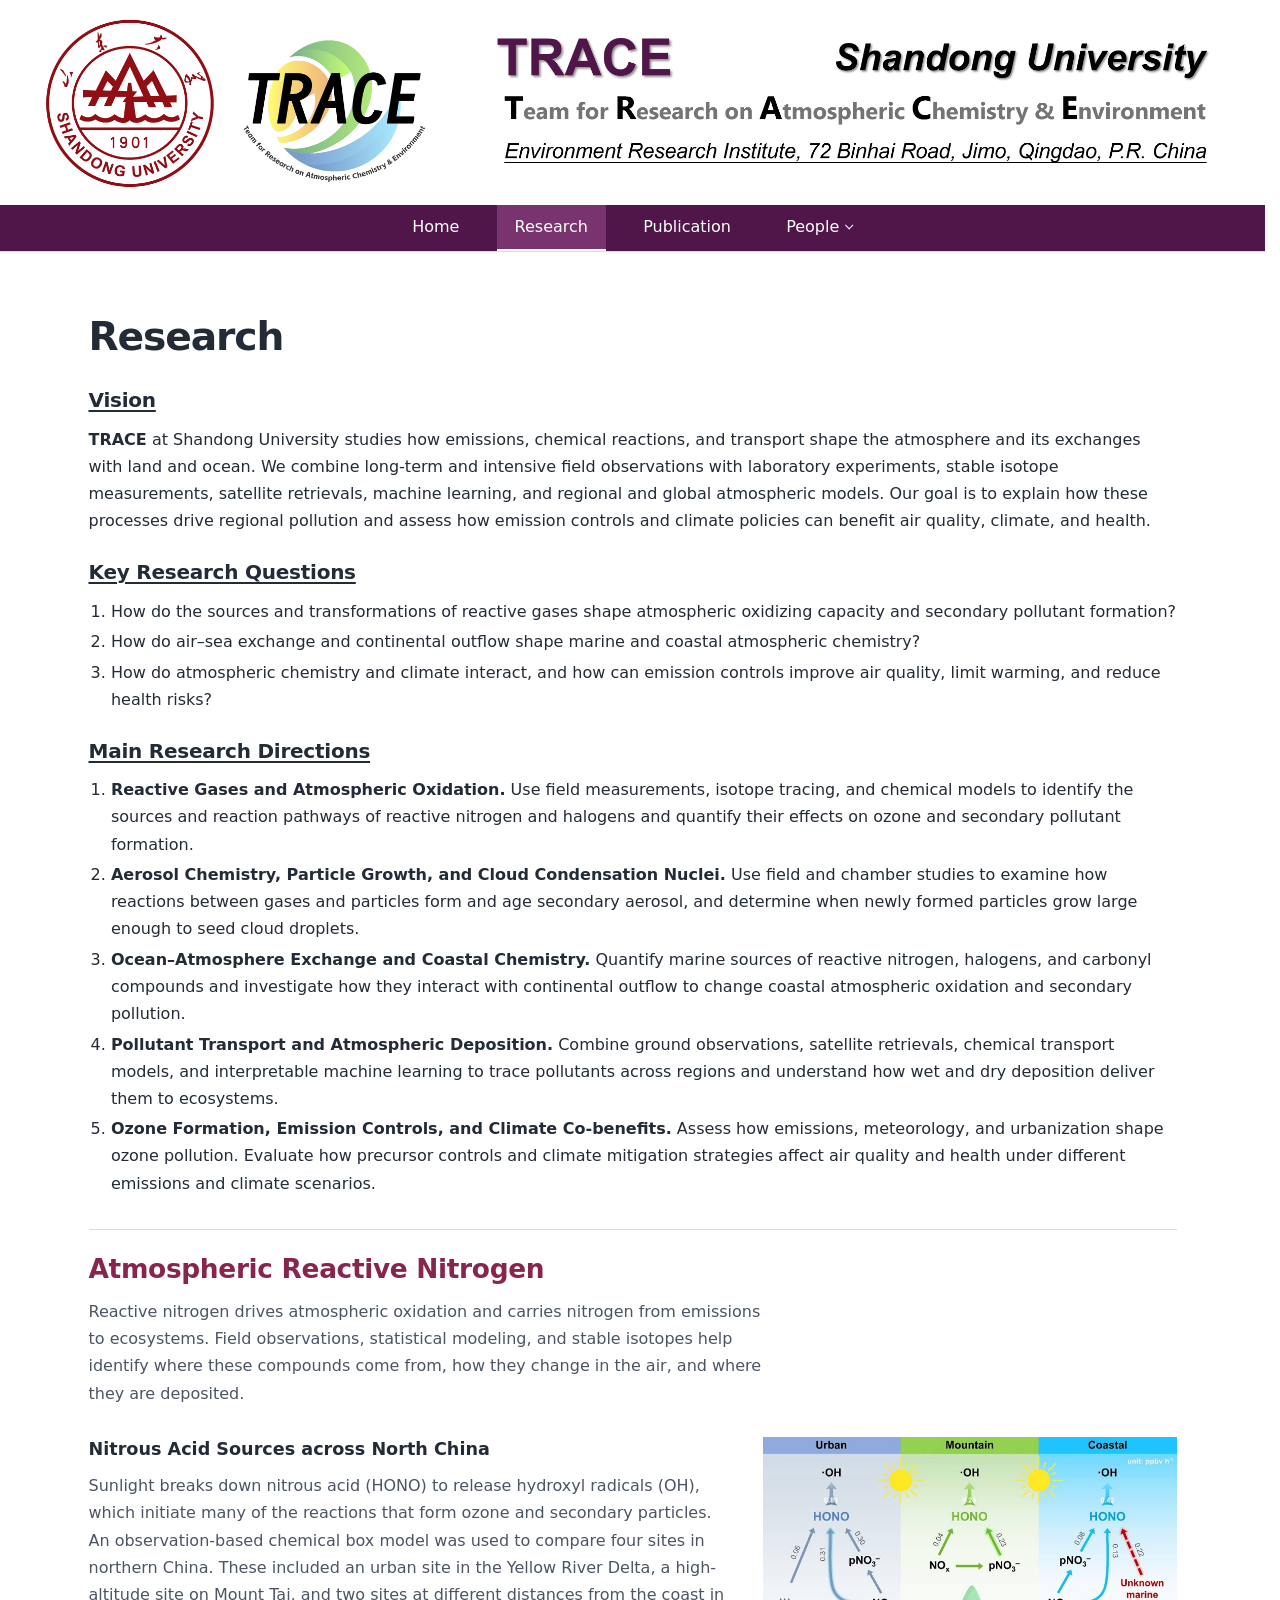
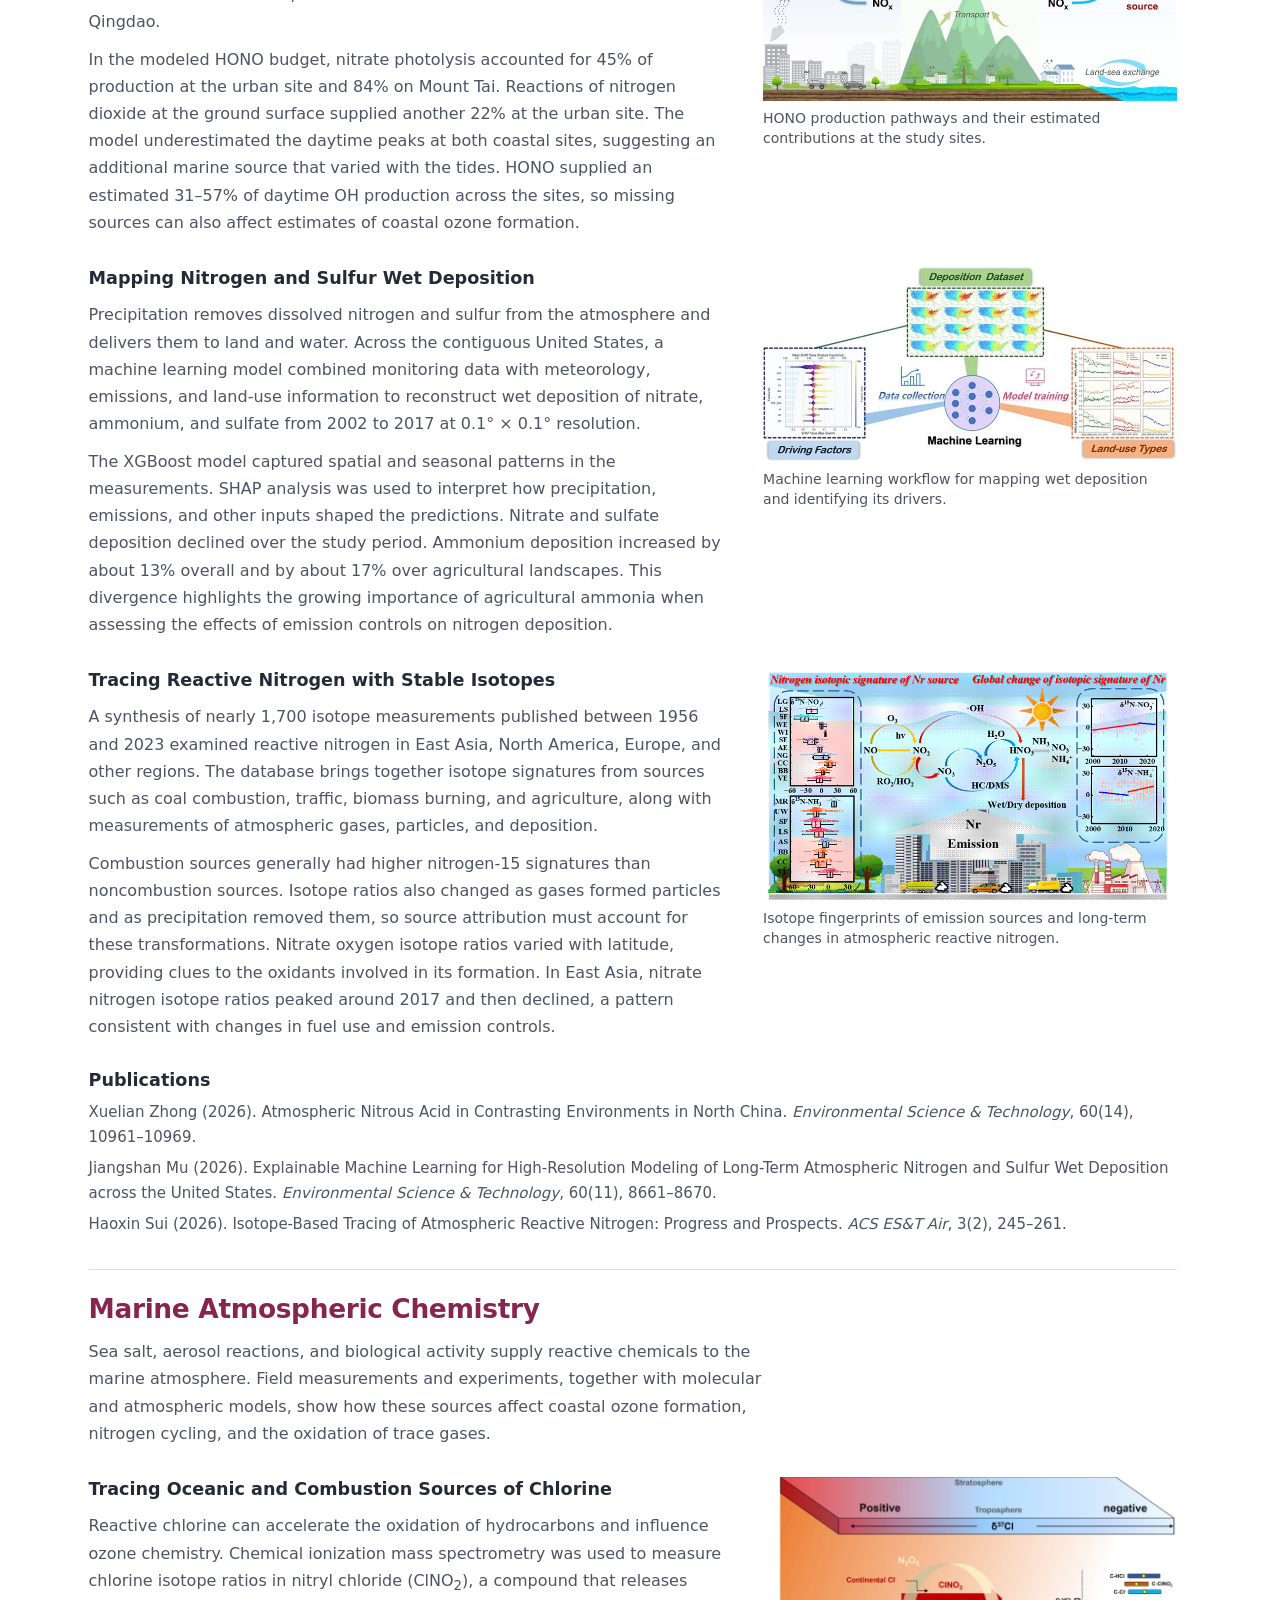
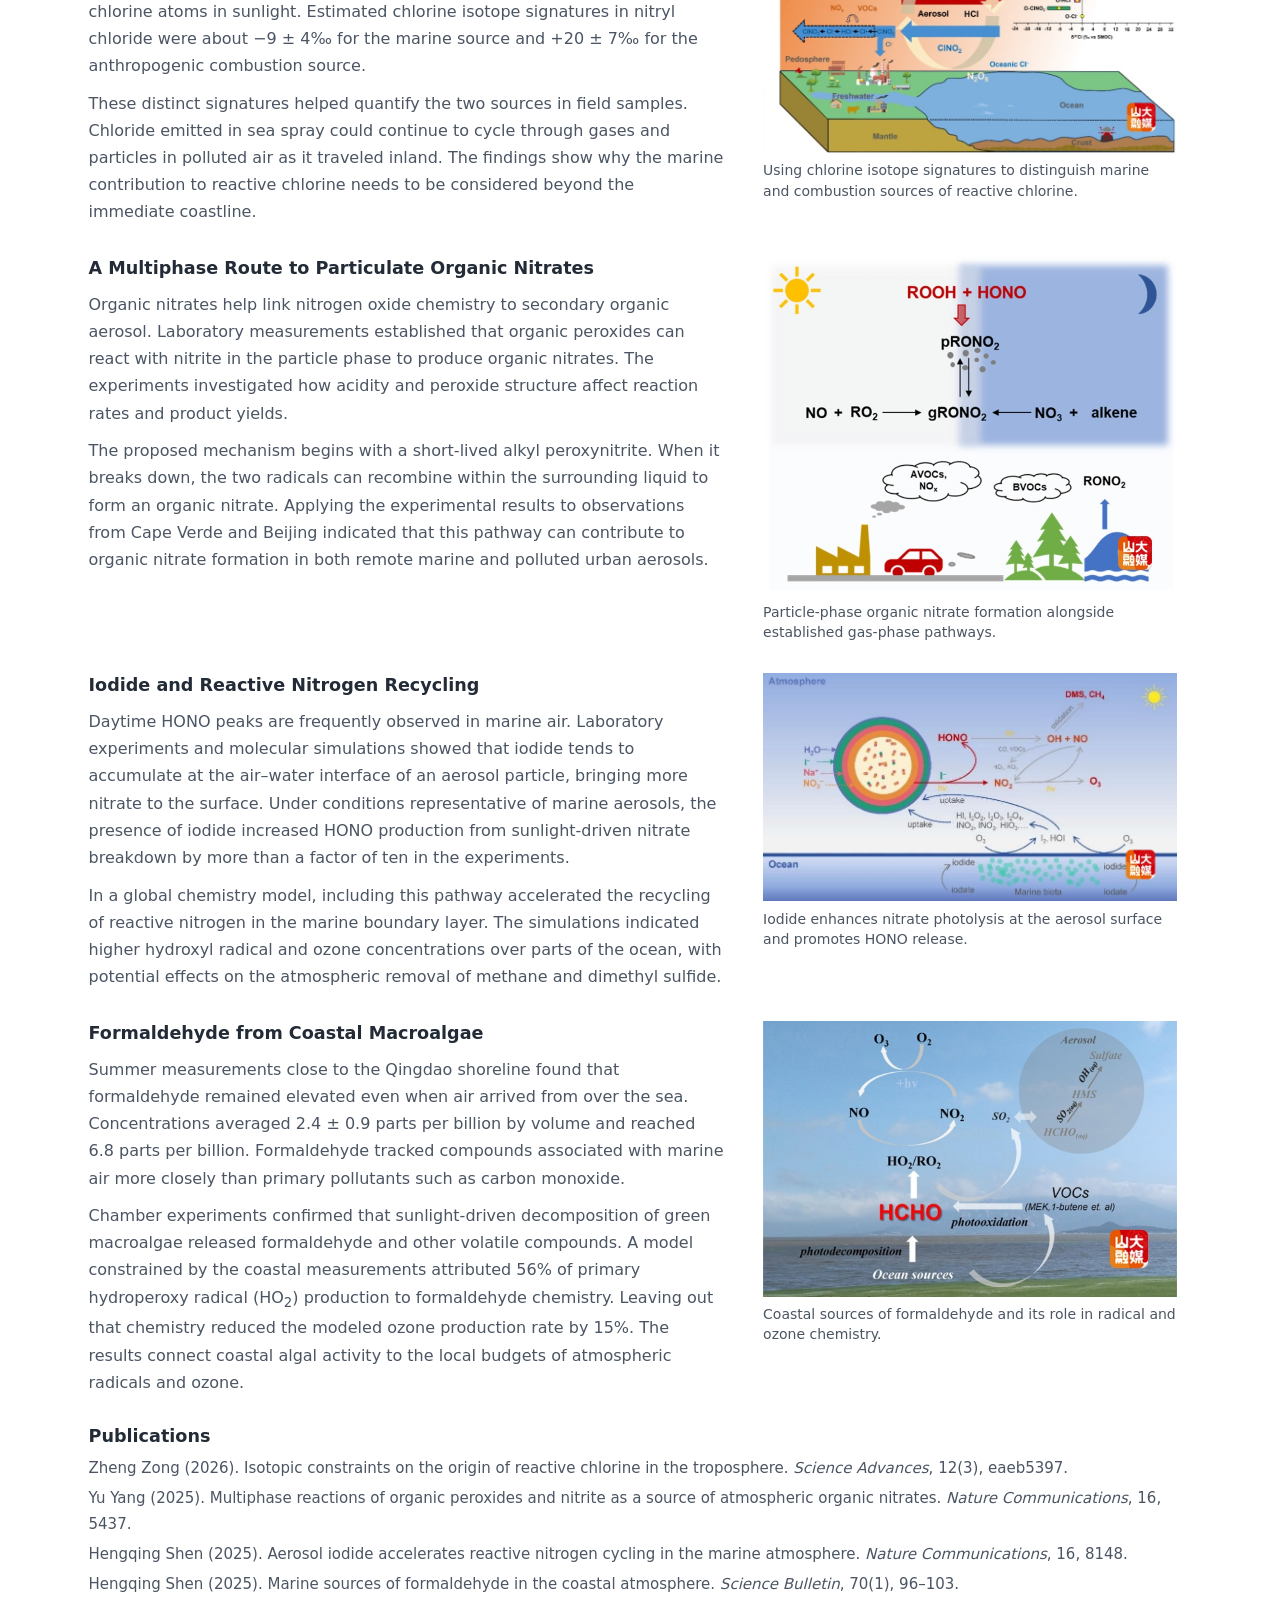
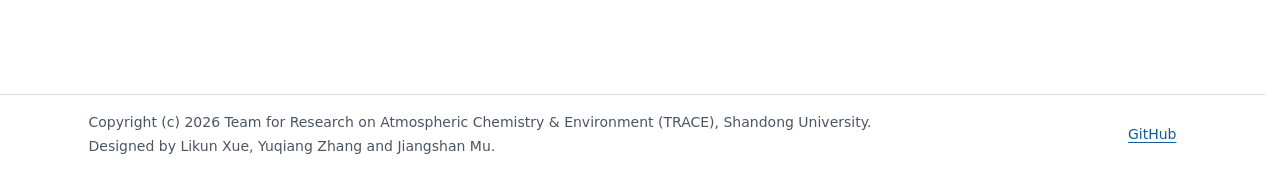
<file: research/index.html>
<!doctype html>
<html lang="en">
<head>
  <meta charset="utf-8">
  <meta name="viewport" content="width=device-width, initial-scale=1">
  <meta name="description" content="TRACE research on reactive gases, aerosols, ocean–atmosphere exchange, pollutant transport and deposition, and ozone control.">
  <title>Research | TRACE</title>
  <link rel="icon" type="image/png" sizes="48x48" href="../favicon.png">
  <link rel="stylesheet" href="../assets/site.css?v=research-overview">
  <script src="../assets/navigation.js" defer></script>
</head>
<body>
  <a class="skip-link" href="#main">Skip to content</a>
  <header class="site-header">
    <div class="wrap masthead">
      <a class="brand" href="../">
        <img src="../assets/head.png?v=29a5ab8b" alt="TRACE at Shandong University. Team for Research on Atmospheric Chemistry &amp; Environment. Environment Research Institute, 72 Binhai Road, Jimo, Qingdao, China." width="4802" height="773">
      </a>
    </div>
    <nav class="site-nav" aria-label="Main navigation">
      <a href="../">Home</a>
      <a href="./" aria-current="page">Research</a>
      <a href="../publication/">Publication</a>
      <details class="people-menu">
        <summary>People</summary>
        <ul>
          <li><a href="../people/principal-investigator/">Principal Investigator</a></li>
          <li><a href="../people/faculty/">Faculty</a></li>
          <li><a href="../people/team-member/">Team Member</a></li>
          <li><a href="../people/alumni/">Alumni</a></li>
        </ul>
      </details>
    </nav>
  </header>

  <main id="main" class="wrap">
    <h1>Research</h1>

    <div class="research-overview">
      <section aria-labelledby="research-vision-title">
        <h2 id="research-vision-title">Vision</h2>
        <p><strong>TRACE</strong> at Shandong University studies how emissions, chemical reactions, and transport shape the atmosphere and its exchanges with land and ocean. We combine long-term and intensive field observations with laboratory experiments, stable isotope measurements, satellite retrievals, machine learning, and regional and global atmospheric models. Our goal is to explain how these processes drive regional pollution and assess how emission controls and climate policies can benefit air quality, climate, and health.</p>
      </section>

      <section aria-labelledby="research-questions-title">
        <h2 id="research-questions-title">Key Research Questions</h2>
        <ol>
          <li>How do the sources and transformations of reactive gases shape atmospheric oxidizing capacity and secondary pollutant formation?</li>
          <li>How do air–sea exchange and continental outflow shape marine and coastal atmospheric chemistry?</li>
          <li>How do atmospheric chemistry and climate interact, and how can emission controls improve air quality, limit warming, and reduce health risks?</li>
        </ol>
      </section>

      <section aria-labelledby="research-directions-title">
        <h2 id="research-directions-title">Main Research Directions</h2>
        <ol>
          <li><strong>Reactive Gases and Atmospheric Oxidation.</strong> Use field measurements, isotope tracing, and chemical models to identify the sources and reaction pathways of reactive nitrogen and halogens and quantify their effects on ozone and secondary pollutant formation.</li>
          <li><strong>Aerosol Chemistry, Particle Growth, and Cloud Condensation Nuclei.</strong> Use field and chamber studies to examine how reactions between gases and particles form and age secondary aerosol, and determine when newly formed particles grow large enough to seed cloud droplets.</li>
          <li><strong>Ocean–Atmosphere Exchange and Coastal Chemistry.</strong> Quantify marine sources of reactive nitrogen, halogens, and carbonyl compounds and investigate how they interact with continental outflow to change coastal atmospheric oxidation and secondary pollution.</li>
          <li><strong>Pollutant Transport and Atmospheric Deposition.</strong> Combine ground observations, satellite retrievals, chemical transport models, and interpretable machine learning to trace pollutants across regions and understand how wet and dry deposition deliver them to ecosystems.</li>
          <li><strong>Ozone Formation, Emission Controls, and Climate Co-benefits.</strong> Assess how emissions, meteorology, and urbanization shape ozone pollution. Evaluate how precursor controls and climate mitigation strategies affect air quality and health under different emissions and climate scenarios.</li>
        </ol>
      </section>
    </div>

    <section class="content-section research-highlight" id="reactive-nitrogen" aria-labelledby="reactive-nitrogen-title">
      <h2 id="reactive-nitrogen-title">Atmospheric Reactive Nitrogen</h2>
      <p>Reactive nitrogen drives atmospheric oxidation and carries nitrogen from emissions to ecosystems. Field observations, statistical modeling, and stable isotopes help identify where these compounds come from, how they change in the air, and where they are deposited.</p>

      <div class="research-study">
        <div>
          <h3>Nitrous Acid Sources across North China</h3>
          <p>Sunlight breaks down nitrous acid (HONO) to release hydroxyl radicals (OH), which initiate many of the reactions that form ozone and secondary particles. An observation-based chemical box model was used to compare four sites in northern China. These included an urban site in the Yellow River Delta, a high-altitude site on Mount Tai, and two sites at different distances from the coast in Qingdao.</p>
          <p>In the modeled HONO budget, nitrate photolysis accounted for 45% of production at the urban site and 84% on Mount Tai. Reactions of nitrogen dioxide at the ground surface supplied another 22% at the urban site. The model underestimated the daytime peaks at both coastal sites, suggesting an additional marine source that varied with the tides. HONO supplied an estimated 31–57% of daytime OH production across the sites, so missing sources can also affect estimates of coastal ozone formation.</p>
        </div>
        <figure class="research-study-figure">
          <img src="../assets/research/highlights/hono-source-budgets.jpeg" width="815" height="520" alt="Three panels trace pathways from nitrogen oxides and particulate nitrate to nitrous acid in urban, mountain, and coastal environments.">
          <figcaption>HONO production pathways and their estimated contributions at the study sites.</figcaption>
        </figure>
      </div>

      <div class="research-study">
        <div>
          <h3>Mapping Nitrogen and Sulfur Wet Deposition</h3>
          <p>Precipitation removes dissolved nitrogen and sulfur from the atmosphere and delivers them to land and water. Across the contiguous United States, a machine learning model combined monitoring data with meteorology, emissions, and land-use information to reconstruct wet deposition of nitrate, ammonium, and sulfate from 2002 to 2017 at 0.1° × 0.1° resolution.</p>
          <p>The XGBoost model captured spatial and seasonal patterns in the measurements. SHAP analysis was used to interpret how precipitation, emissions, and other inputs shaped the predictions. Nitrate and sulfate deposition declined over the study period. Ammonium deposition increased by about 13% overall and by about 17% over agricultural landscapes. This divergence highlights the growing importance of agricultural ammonia when assessing the effects of emission controls on nitrogen deposition.</p>
        </div>
        <figure class="research-study-figure">
          <img src="../assets/research/highlights/wet-deposition-model.png" width="815" height="385" alt="Workflow connecting observations and model training to deposition maps, driver attribution, and land-use comparisons." loading="lazy">
          <figcaption>Machine learning workflow for mapping wet deposition and identifying its drivers.</figcaption>
        </figure>
      </div>

      <div class="research-study">
        <div>
          <h3>Tracing Reactive Nitrogen with Stable Isotopes</h3>
          <p>A synthesis of nearly 1,700 isotope measurements published between 1956 and 2023 examined reactive nitrogen in East Asia, North America, Europe, and other regions. The database brings together isotope signatures from sources such as coal combustion, traffic, biomass burning, and agriculture, along with measurements of atmospheric gases, particles, and deposition.</p>
          <p>Combustion sources generally had higher nitrogen-15 signatures than noncombustion sources. Isotope ratios also changed as gases formed particles and as precipitation removed them, so source attribution must account for these transformations. Nitrate oxygen isotope ratios varied with latitude, providing clues to the oxidants involved in its formation. In East Asia, nitrate nitrogen isotope ratios peaked around 2017 and then declined, a pattern consistent with changes in fuel use and emission controls.</p>
        </div>
        <figure class="research-study-figure">
          <img src="../assets/research/highlights/reactive-nitrogen-isotopes.png" width="816" height="458" alt="Schematic of nitrogen emissions and reactions flanked by isotope fingerprints and time series for nitrate and ammonium." loading="lazy">
          <figcaption>Isotope fingerprints of emission sources and long-term changes in atmospheric reactive nitrogen.</figcaption>
        </figure>
      </div>

      <h3 class="research-references-title">Publications</h3>
      <ul class="research-papers" role="list">
        <li>Xuelian Zhong (2026). Atmospheric Nitrous Acid in Contrasting Environments in North China. <cite>Environmental Science &amp; Technology</cite>, 60(14), 10961–10969.</li>
        <li>Jiangshan Mu (2026). Explainable Machine Learning for High-Resolution Modeling of Long-Term Atmospheric Nitrogen and Sulfur Wet Deposition across the United States. <cite>Environmental Science &amp; Technology</cite>, 60(11), 8661–8670.</li>
        <li>Haoxin Sui (2026). Isotope-Based Tracing of Atmospheric Reactive Nitrogen: Progress and Prospects. <cite>ACS ES&amp;T Air</cite>, 3(2), 245–261.</li>
      </ul>
    </section>

    <section class="content-section research-highlight" id="marine-atmospheric-chemistry" aria-labelledby="marine-atmospheric-chemistry-title">
      <h2 id="marine-atmospheric-chemistry-title">Marine Atmospheric Chemistry</h2>
      <p>Sea salt, aerosol reactions, and biological activity supply reactive chemicals to the marine atmosphere. Field measurements and experiments, together with molecular and atmospheric models, show how these sources affect coastal ozone formation, nitrogen cycling, and the oxidation of trace gases.</p>

      <div class="research-study">
        <div>
          <h3>Tracing Oceanic and Combustion Sources of Chlorine</h3>
          <p>Reactive chlorine can accelerate the oxidation of hydrocarbons and influence ozone chemistry. Chemical ionization mass spectrometry was used to measure chlorine isotope ratios in nitryl chloride (ClNO<sub>2</sub>), a compound that releases chlorine atoms in sunlight. Estimated chlorine isotope signatures in nitryl chloride were about −9 ± 4‰ for the marine source and +20 ± 7‰ for the anthropogenic combustion source.</p>
          <p>These distinct signatures helped quantify the two sources in field samples. Chloride emitted in sea spray could continue to cycle through gases and particles in polluted air as it traveled inland. The findings show why the marine contribution to reactive chlorine needs to be considered beyond the immediate coastline.</p>
        </div>
        <figure class="research-study-figure">
          <img src="../assets/research/highlights/reactive-chlorine-isotopes.jpg" width="868" height="579" alt="Diagram and isotope range plot distinguish chlorine emitted over land from sea-salt chlorine and illustrate subsequent atmospheric reactions." loading="lazy">
          <figcaption>Using chlorine isotope signatures to distinguish marine and combustion sources of reactive chlorine.</figcaption>
        </figure>
      </div>

      <div class="research-study">
        <div>
          <h3>A Multiphase Route to Particulate Organic Nitrates</h3>
          <p>Organic nitrates help link nitrogen oxide chemistry to secondary organic aerosol. Laboratory measurements established that organic peroxides can react with nitrite in the particle phase to produce organic nitrates. The experiments investigated how acidity and peroxide structure affect reaction rates and product yields.</p>
          <p>The proposed mechanism begins with a short-lived alkyl peroxynitrite. When it breaks down, the two radicals can recombine within the surrounding liquid to form an organic nitrate. Applying the experimental results to observations from Cape Verde and Beijing indicated that this pathway can contribute to organic nitrate formation in both remote marine and polluted urban aerosols.</p>
        </div>
        <figure class="research-study-figure">
          <img src="../assets/research/highlights/organic-nitrate-pathway.jpg" width="739" height="606" alt="Daytime and nighttime diagram contrasts gas-phase organic nitrate reactions with formation from organic peroxides and nitrite in particles." loading="lazy">
          <figcaption>Particle-phase organic nitrate formation alongside established gas-phase pathways.</figcaption>
        </figure>
      </div>

      <div class="research-study">
        <div>
          <h3>Iodide and Reactive Nitrogen Recycling</h3>
          <p>Daytime HONO peaks are frequently observed in marine air. Laboratory experiments and molecular simulations showed that iodide tends to accumulate at the air–water interface of an aerosol particle, bringing more nitrate to the surface. Under conditions representative of marine aerosols, the presence of iodide increased HONO production from sunlight-driven nitrate breakdown by more than a factor of ten in the experiments.</p>
          <p>In a global chemistry model, including this pathway accelerated the recycling of reactive nitrogen in the marine boundary layer. The simulations indicated higher hydroxyl radical and ozone concentrations over parts of the ocean, with potential effects on the atmospheric removal of methane and dimethyl sulfide.</p>
        </div>
        <figure class="research-study-figure">
          <img src="../assets/research/highlights/iodide-nitrogen-cycling.jpg" width="849" height="469" alt="Cross section of a marine aerosol particle shows iodide-associated nitrate photolysis and the release of nitrous acid into the surrounding air." loading="lazy">
          <figcaption>Iodide enhances nitrate photolysis at the aerosol surface and promotes HONO release.</figcaption>
        </figure>
      </div>

      <div class="research-study">
        <div>
          <h3>Formaldehyde from Coastal Macroalgae</h3>
          <p>Summer measurements close to the Qingdao shoreline found that formaldehyde remained elevated even when air arrived from over the sea. Concentrations averaged 2.4 ± 0.9 parts per billion by volume and reached 6.8 parts per billion. Formaldehyde tracked compounds associated with marine air more closely than primary pollutants such as carbon monoxide.</p>
          <p>Chamber experiments confirmed that sunlight-driven decomposition of green macroalgae released formaldehyde and other volatile compounds. A model constrained by the coastal measurements attributed 56% of primary hydroperoxy radical (HO<sub>2</sub>) production to formaldehyde chemistry. Leaving out that chemistry reduced the modeled ozone production rate by 15%. The results connect coastal algal activity to the local budgets of atmospheric radicals and ozone.</p>
        </div>
        <figure class="research-study-figure">
          <img src="../assets/research/highlights/marine-formaldehyde.png" width="646" height="431" alt="Coastal photograph annotated with pathways linking algal decomposition and marine organic compounds to formaldehyde, radicals, and ozone." loading="lazy">
          <figcaption>Coastal sources of formaldehyde and its role in radical and ozone chemistry.</figcaption>
        </figure>
      </div>

      <h3 class="research-references-title">Publications</h3>
      <ul class="research-papers" role="list">
        <li>Zheng Zong (2026). Isotopic constraints on the origin of reactive chlorine in the troposphere. <cite>Science Advances</cite>, 12(3), eaeb5397.</li>
        <li>Yu Yang (2025). Multiphase reactions of organic peroxides and nitrite as a source of atmospheric organic nitrates. <cite>Nature Communications</cite>, 16, 5437.</li>
        <li>Hengqing Shen (2025). Aerosol iodide accelerates reactive nitrogen cycling in the marine atmosphere. <cite>Nature Communications</cite>, 16, 8148.</li>
        <li>Hengqing Shen (2025). Marine sources of formaldehyde in the coastal atmosphere. <cite>Science Bulletin</cite>, 70(1), 96–103.</li>
      </ul>
    </section>
  </main>

  <footer class="site-footer">
    <div class="wrap footer-inner">
      <span>Copyright (c) 2026 Team for Research on Atmospheric Chemistry &amp; Environment (TRACE), Shandong University.<br>
        Designed by Likun Xue, Yuqiang Zhang and Jiangshan Mu.</span>
      <a href="https://github.com/Trace-sdu/trace-sdu.github.io">GitHub</a>
    </div>
  </footer>
</body>
</html>
</file>
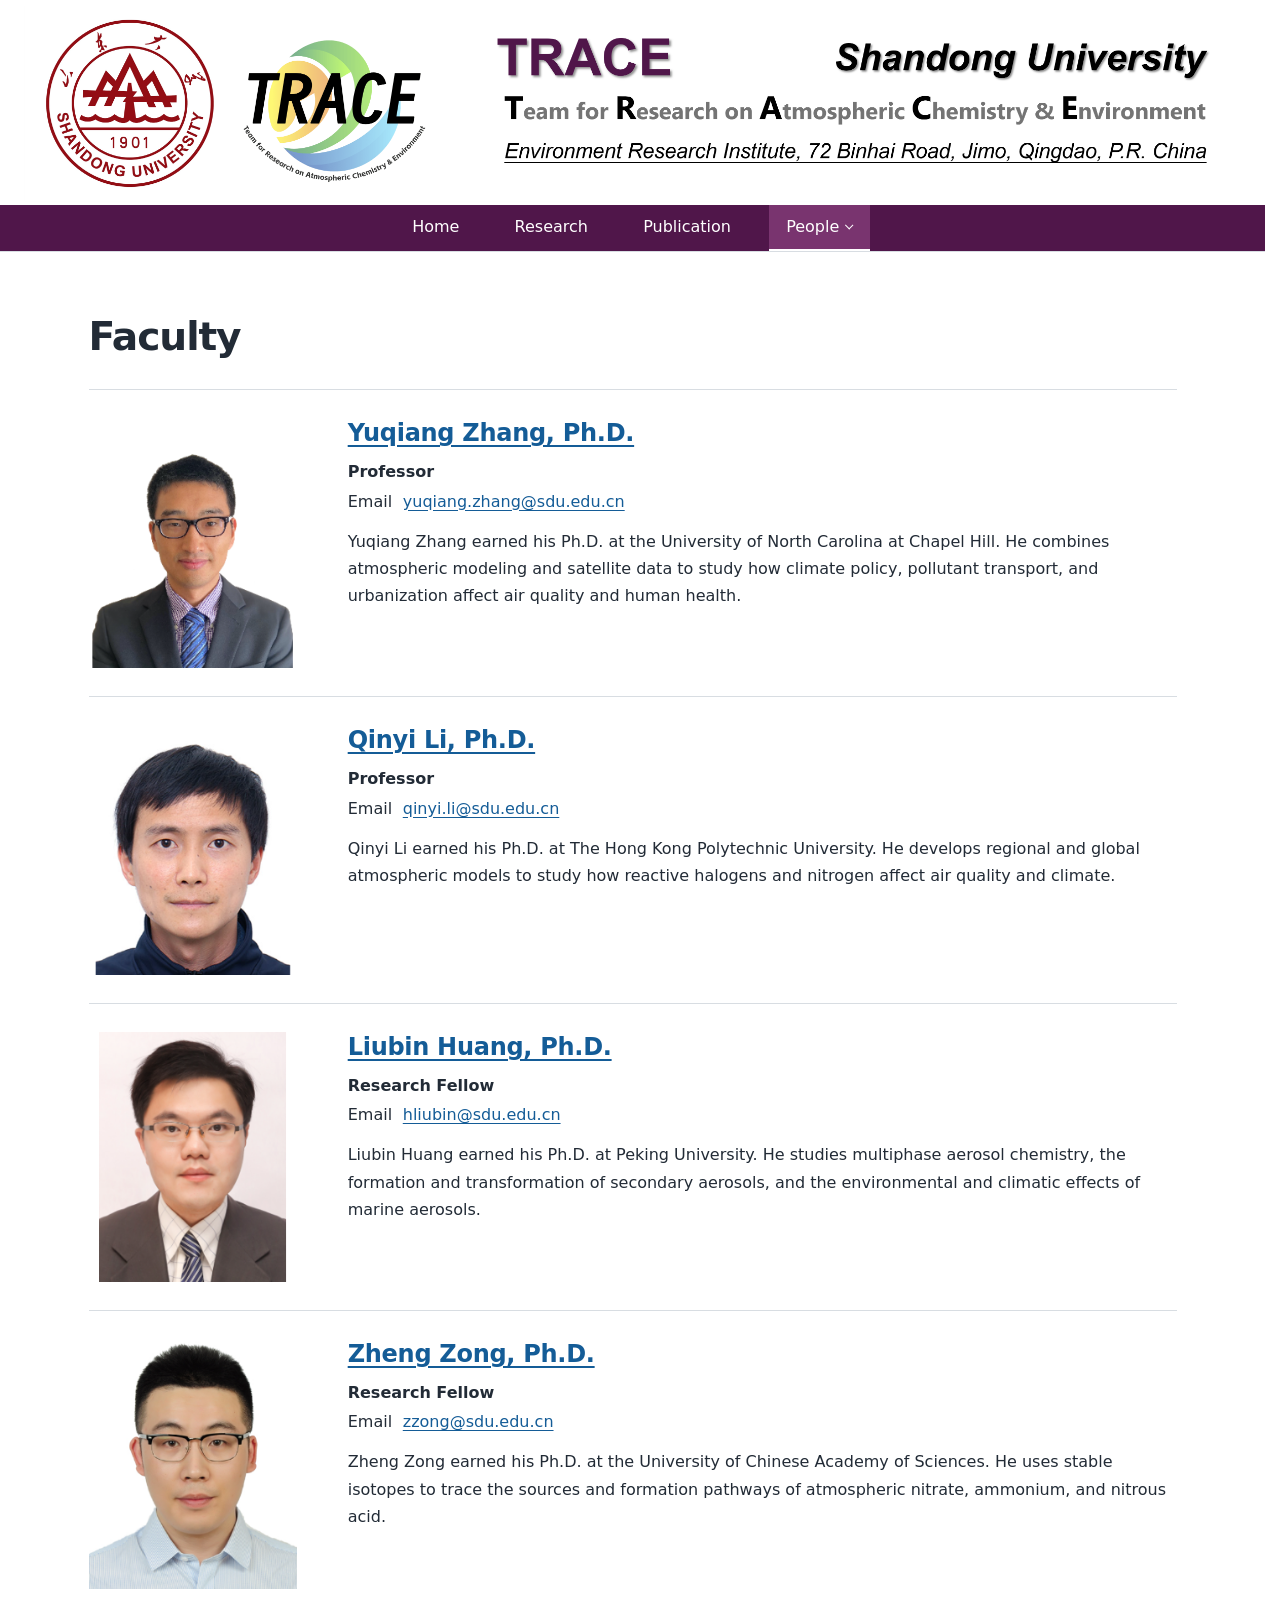
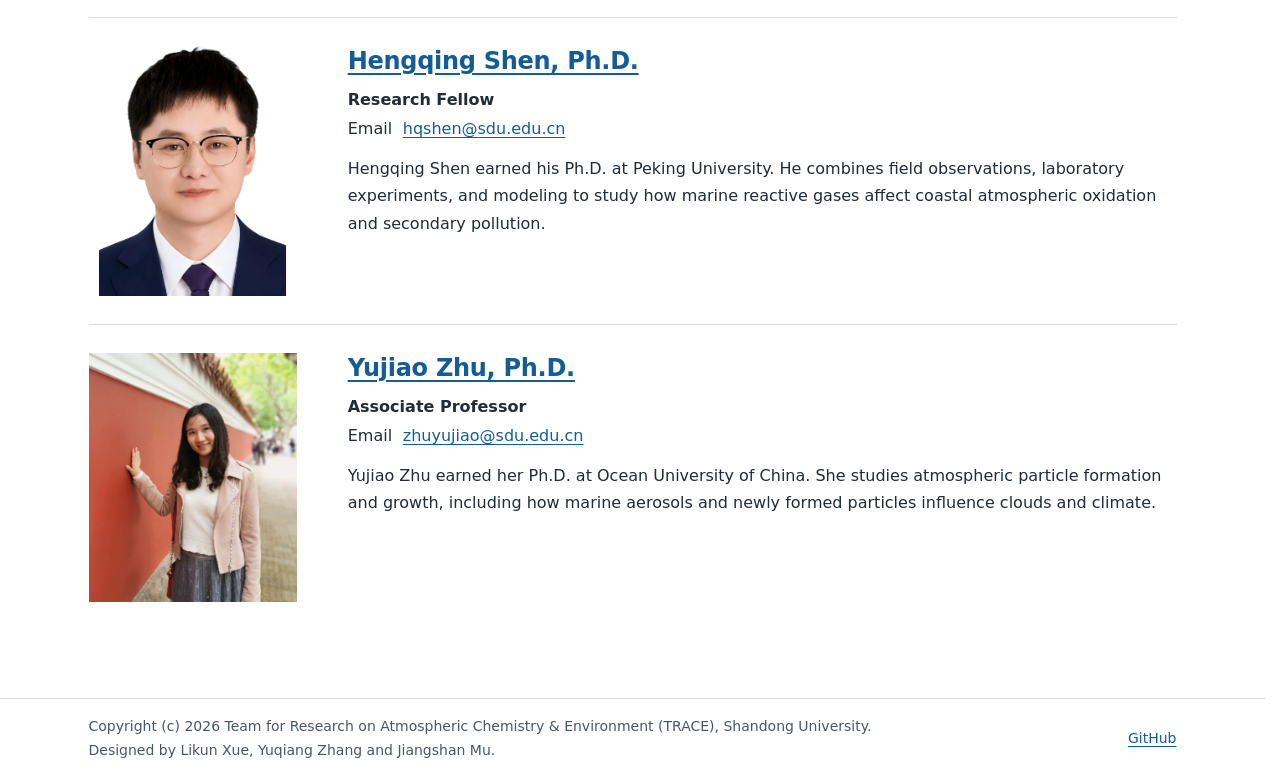
<file: people/faculty/index.html>
<!doctype html>
<html lang="en">
<head>
  <meta charset="utf-8">
  <meta name="viewport" content="width=device-width, initial-scale=1">
  <meta name="description" content="Faculty at TRACE.">
  <title>Faculty | TRACE</title>
  <link rel="icon" type="image/png" sizes="48x48" href="../../favicon.png">
  <link rel="stylesheet" href="../../assets/site.css?v=publication-years">
  <script src="../../assets/navigation.js" defer></script>
</head>
<body>
  <a class="skip-link" href="#main">Skip to content</a>
  <header class="site-header">
    <div class="wrap masthead">
      <a class="brand" href="../../">
        <img src="../../assets/head.png?v=29a5ab8b" alt="TRACE at Shandong University. Team for Research on Atmospheric Chemistry &amp; Environment. Environment Research Institute, 72 Binhai Road, Jimo, Qingdao, China." width="4802" height="773">
      </a>
    </div>
    <nav class="site-nav" aria-label="Main navigation">
      <a href="../../">Home</a>
      <a href="../../research/">Research</a>
      <a href="../../publication/">Publication</a>
      <details class="people-menu">
        <summary>People</summary>
        <ul>
          <li><a href="../../people/principal-investigator/">Principal Investigator</a></li>
          <li><a href="../../people/faculty/" aria-current="page">Faculty</a></li>
          <li><a href="../../people/team-member/">Team Member</a></li>
          <li><a href="../../people/alumni/">Alumni</a></li>
        </ul>
      </details>
    </nav>
  </header>

  <main id="main" class="wrap">
    <h1>Faculty</h1>
    <div class="faculty-directory">
      <article class="faculty-profile" aria-labelledby="yuqiang-zhang">
        <img class="faculty-portrait" src="../../assets/faculty/yuqiang-zhang.png" alt="Portrait of Yuqiang Zhang" width="248" height="298">
        <div>
          <h2 id="yuqiang-zhang"><a href="./yuqiang-zhang/">Yuqiang Zhang, Ph.D.</a></h2>
          <p class="faculty-position">Professor</p>
          <p class="faculty-email">Email <a href="mailto:yuqiang.zhang@sdu.edu.cn">yuqiang.zhang@sdu.edu.cn</a></p>
          <p>Yuqiang Zhang earned his Ph.D. at the University of North Carolina at Chapel Hill. He combines atmospheric modeling and satellite data to study how climate policy, pollutant transport, and urbanization affect air quality and human health.</p>
        </div>
      </article>
      <article class="faculty-profile" aria-labelledby="qinyi-li">
        <img class="faculty-portrait" src="../../assets/faculty/qinyi-li.png" alt="Portrait of Qinyi Li" width="248" height="298" loading="lazy">
        <div>
          <h2 id="qinyi-li"><a href="./qinyi-li/">Qinyi Li, Ph.D.</a></h2>
          <p class="faculty-position">Professor</p>
          <p class="faculty-email">Email <a href="mailto:qinyi.li@sdu.edu.cn">qinyi.li@sdu.edu.cn</a></p>
          <p>Qinyi Li earned his Ph.D. at The Hong Kong Polytechnic University. He develops regional and global atmospheric models to study how reactive halogens and nitrogen affect air quality and climate.</p>
        </div>
      </article>
      <article class="faculty-profile" aria-labelledby="liubin-huang">
        <img class="faculty-portrait" src="../../assets/faculty/liubin-huang.png" alt="Portrait of Liubin Huang" width="248" height="298" loading="lazy">
        <div>
          <h2 id="liubin-huang"><a href="./liubin-huang/">Liubin Huang, Ph.D.</a></h2>
          <p class="faculty-position">Research Fellow</p>
          <p class="faculty-email">Email <a href="mailto:hliubin@sdu.edu.cn">hliubin@sdu.edu.cn</a></p>
          <p>Liubin Huang earned his Ph.D. at Peking University. He studies multiphase aerosol chemistry, the formation and transformation of secondary aerosols, and the environmental and climatic effects of marine aerosols.</p>
        </div>
      </article>
      <article class="faculty-profile" aria-labelledby="zheng-zong">
        <img class="faculty-portrait" src="../../assets/faculty/zheng-zong.png" alt="Portrait of Zheng Zong" width="248" height="298" loading="lazy">
        <div>
          <h2 id="zheng-zong"><a href="./zheng-zong/">Zheng Zong, Ph.D.</a></h2>
          <p class="faculty-position">Research Fellow</p>
          <p class="faculty-email">Email <a href="mailto:zzong@sdu.edu.cn">zzong@sdu.edu.cn</a></p>
          <p>Zheng Zong earned his Ph.D. at the University of Chinese Academy of Sciences. He uses stable isotopes to trace the sources and formation pathways of atmospheric nitrate, ammonium, and nitrous acid.</p>
        </div>
      </article>
      <article class="faculty-profile" aria-labelledby="hengqing-shen">
        <img class="faculty-portrait" src="../../assets/faculty/hengqing-shen.png" alt="Portrait of Hengqing Shen" width="248" height="298" loading="lazy">
        <div>
          <h2 id="hengqing-shen"><a href="./hengqing-shen/">Hengqing Shen, Ph.D.</a></h2>
          <p class="faculty-position">Research Fellow</p>
          <p class="faculty-email">Email <a href="mailto:hqshen@sdu.edu.cn">hqshen@sdu.edu.cn</a></p>
          <p>Hengqing Shen earned his Ph.D. at Peking University. He combines field observations, laboratory experiments, and modeling to study how marine reactive gases affect coastal atmospheric oxidation and secondary pollution.</p>
        </div>
      </article>
      <article class="faculty-profile" aria-labelledby="yujiao-zhu">
        <img class="faculty-portrait" src="../../assets/faculty/yujiao-zhu.png" alt="Portrait of Yujiao Zhu" width="248" height="297" loading="lazy">
        <div>
          <h2 id="yujiao-zhu"><a href="./yujiao-zhu/">Yujiao Zhu, Ph.D.</a></h2>
          <p class="faculty-position">Associate Professor</p>
          <p class="faculty-email">Email <a href="mailto:zhuyujiao@sdu.edu.cn">zhuyujiao@sdu.edu.cn</a></p>
          <p>Yujiao Zhu earned her Ph.D. at Ocean University of China. She studies atmospheric particle formation and growth, including how marine aerosols and newly formed particles influence clouds and climate.</p>
        </div>
      </article>
    </div>
  </main>

  <footer class="site-footer">
    <div class="wrap footer-inner">
      <span>Copyright (c) 2026 Team for Research on Atmospheric Chemistry &amp; Environment (TRACE), Shandong University.<br>
        Designed by Likun Xue, Yuqiang Zhang and Jiangshan Mu.</span>
      <a href="https://github.com/Trace-sdu/trace-sdu.github.io">GitHub</a>
    </div>
  </footer>
</body>
</html>
</file>
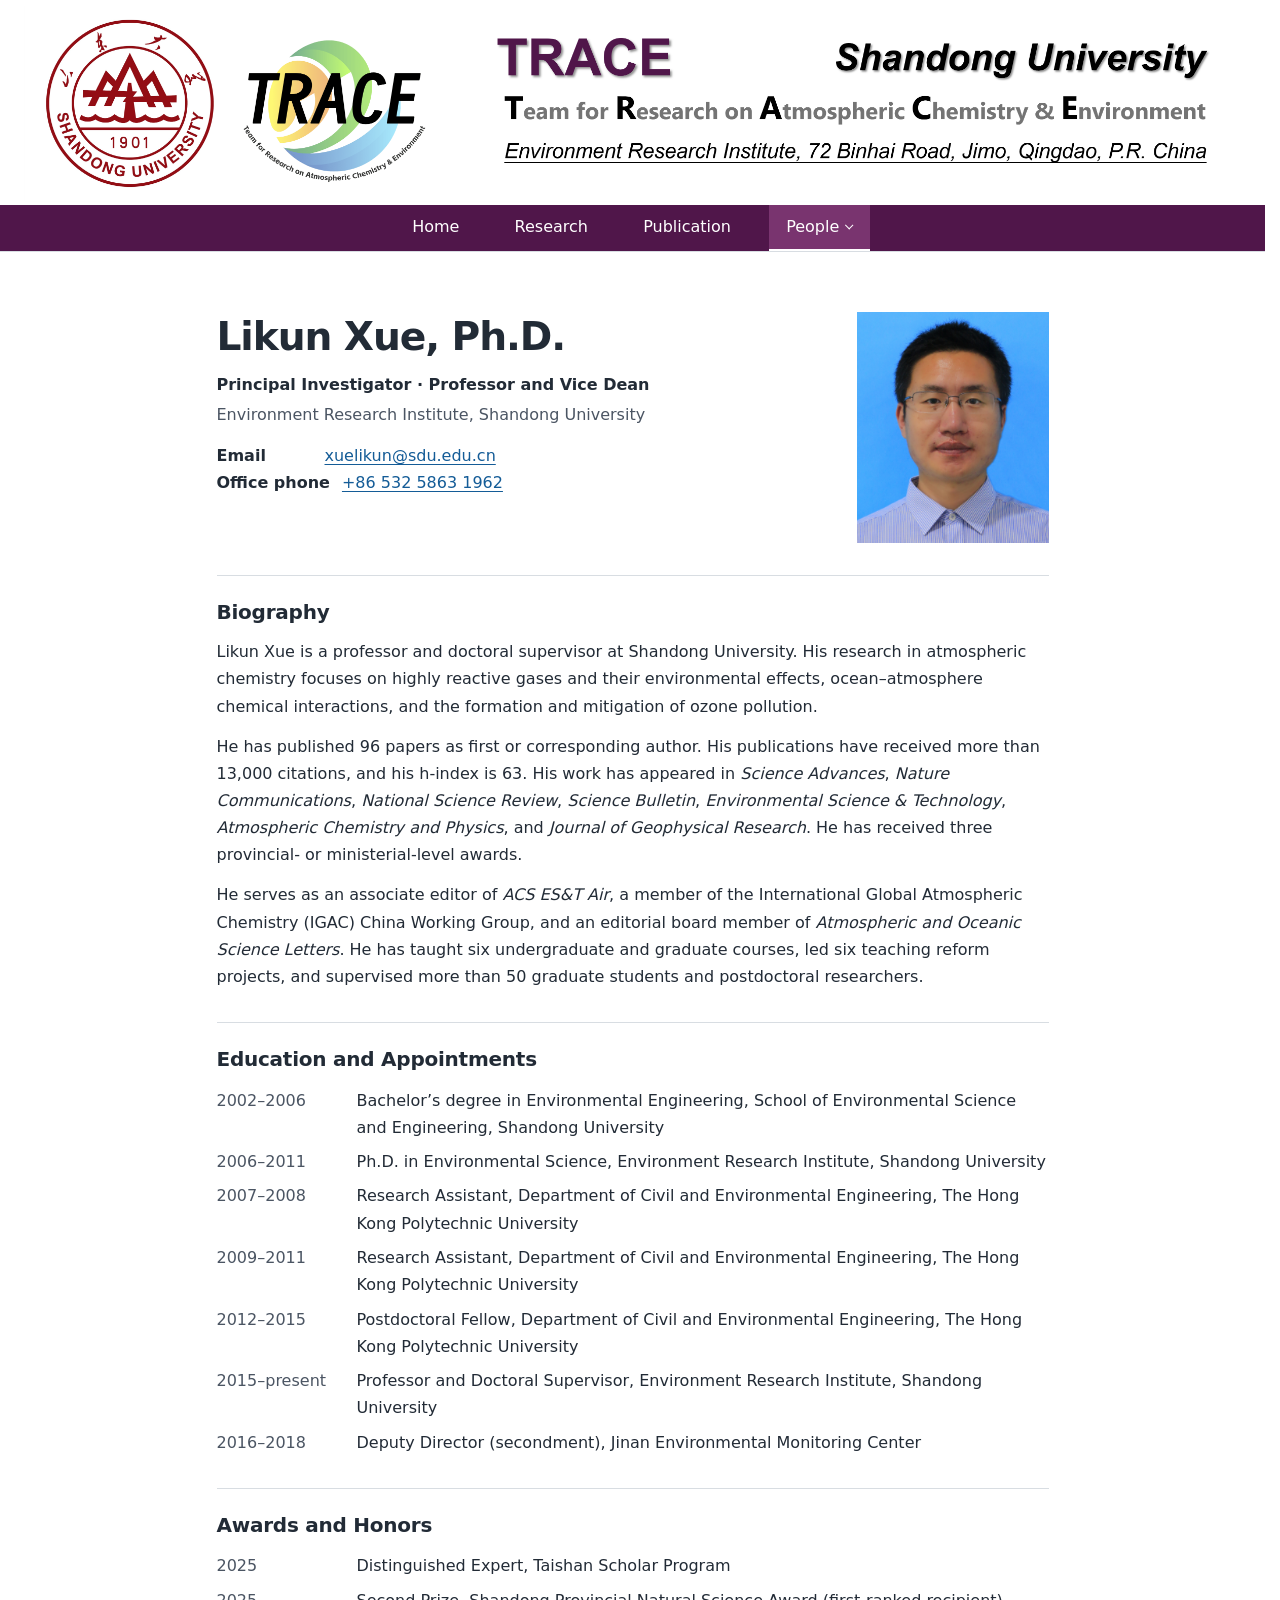
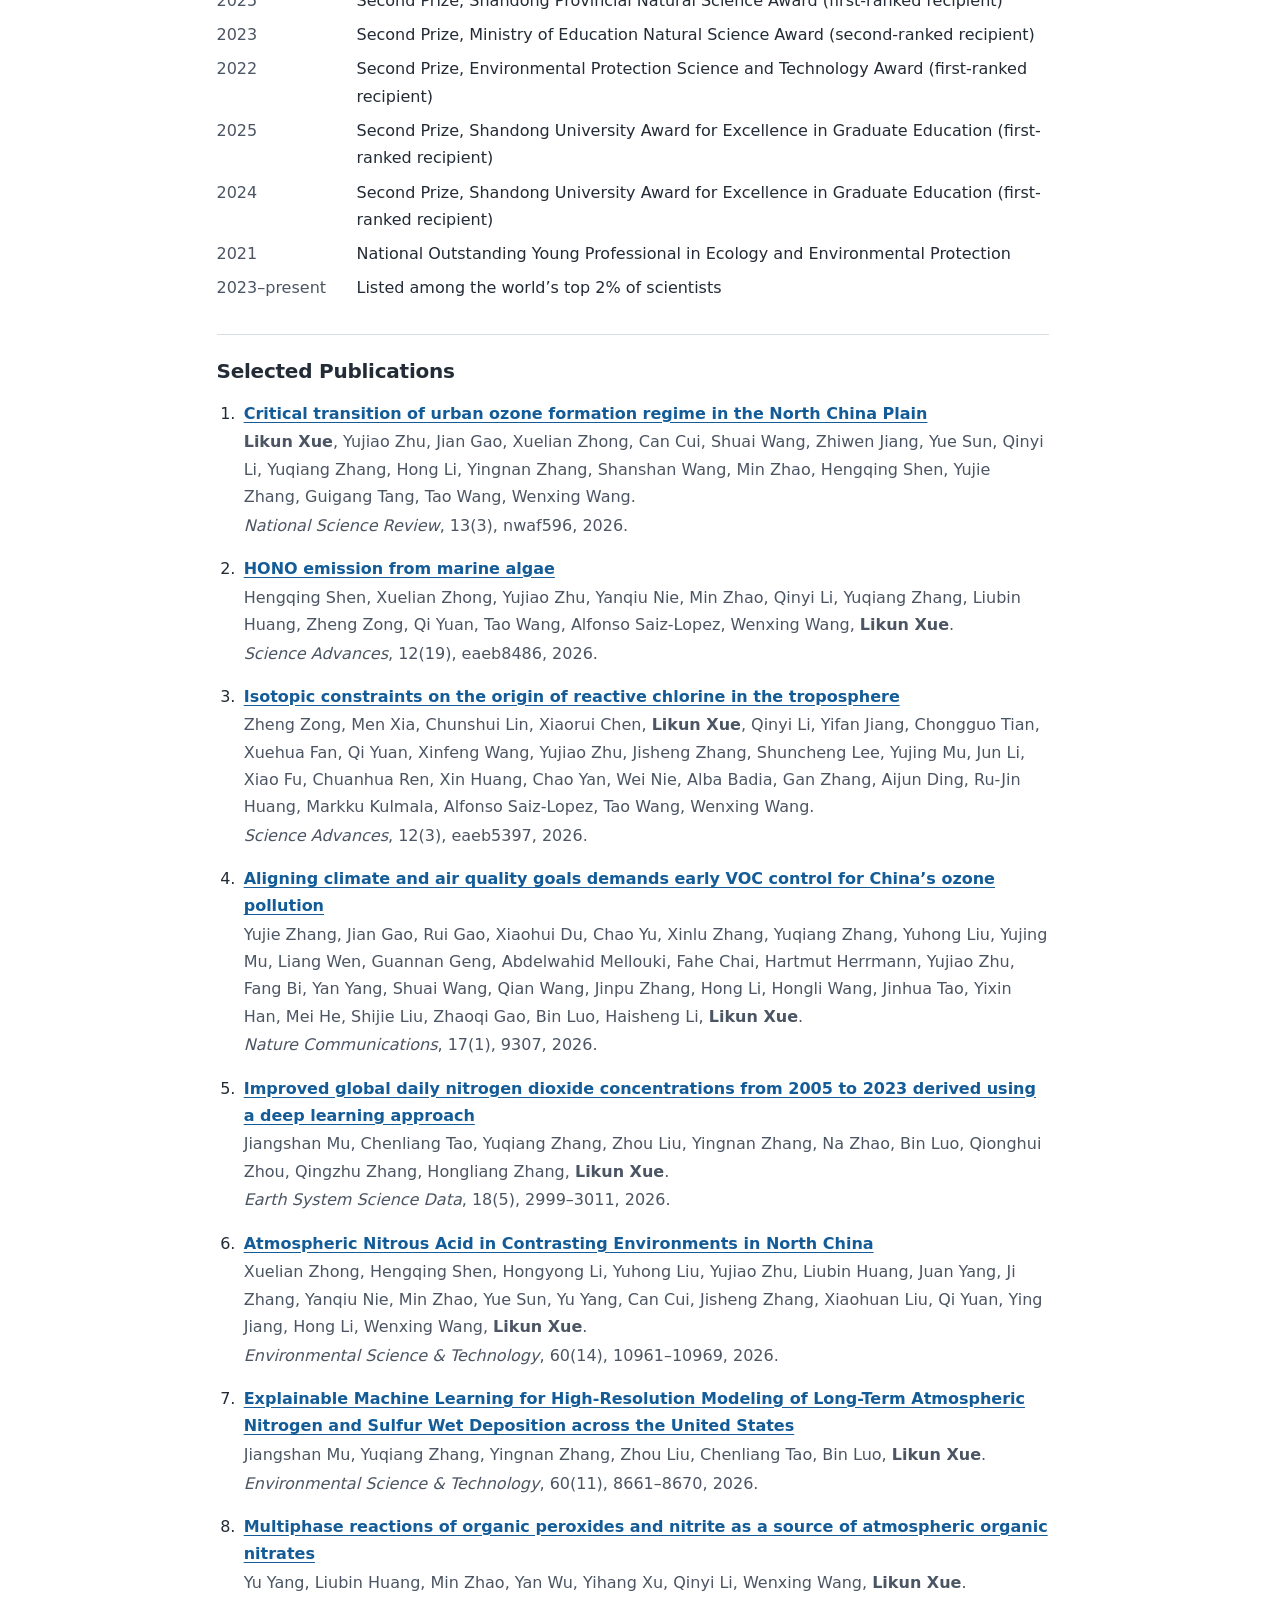
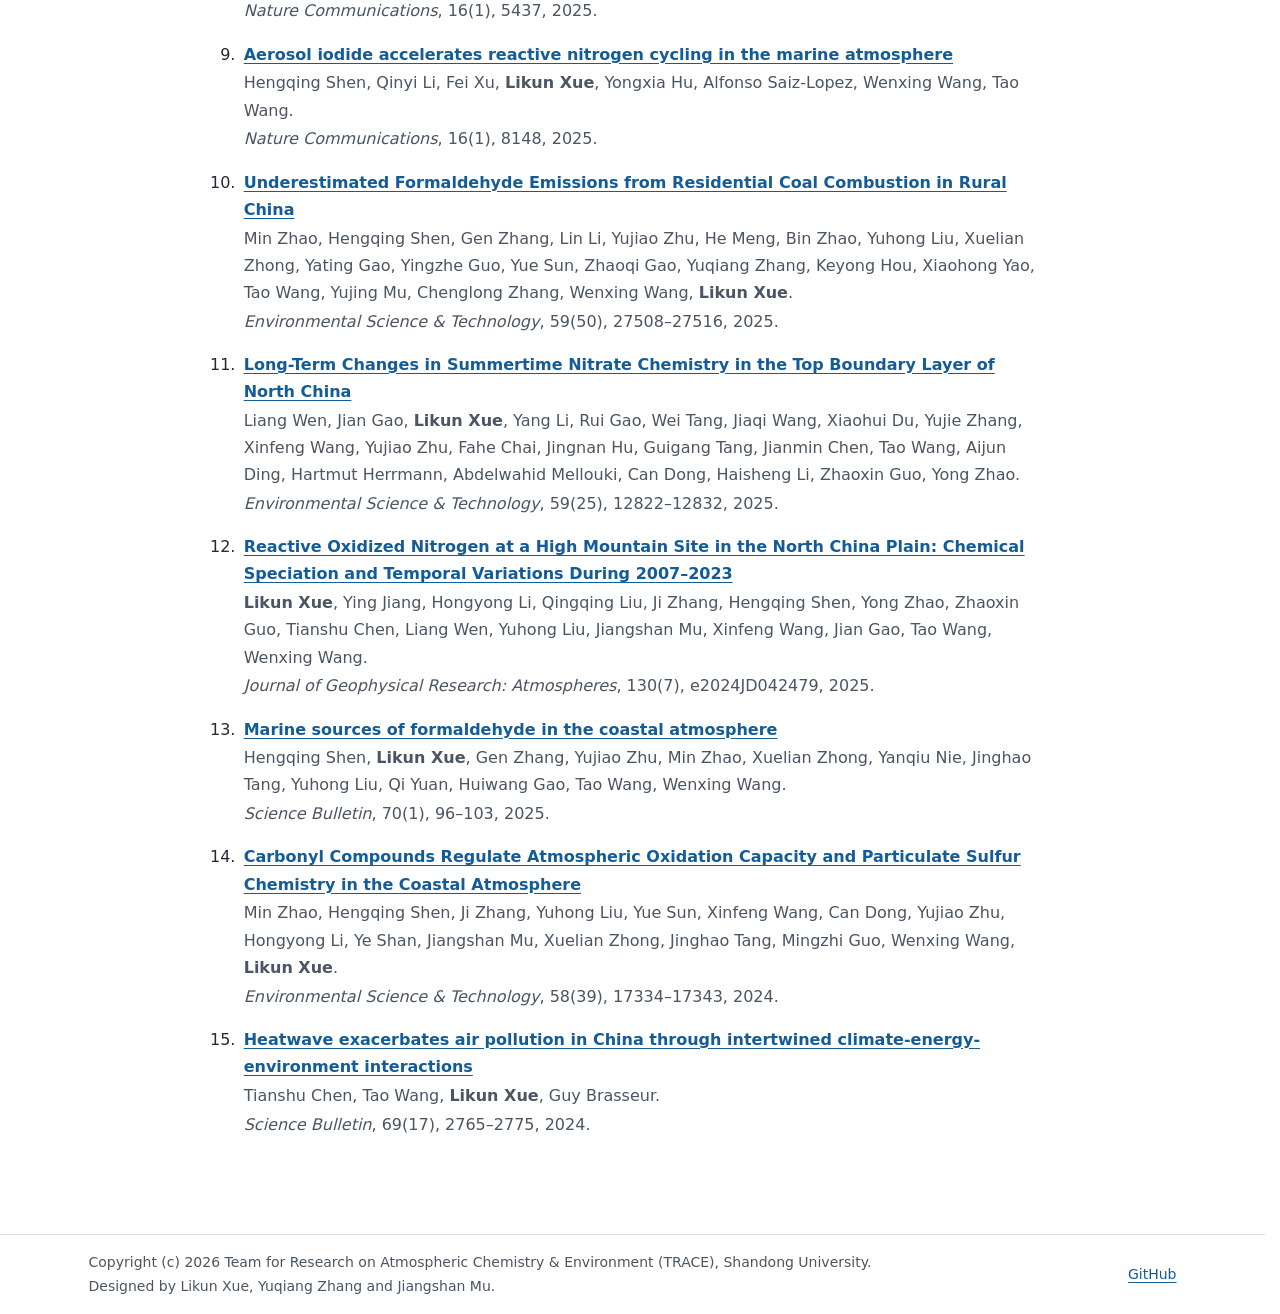
<file: people/principal-investigator/index.html>
<!doctype html>
<html lang="en">
<head>
  <meta charset="utf-8">
  <meta name="viewport" content="width=device-width, initial-scale=1">
  <meta name="description" content="Likun Xue, principal investigator of TRACE and Professor and Vice Dean at Shandong University’s Environment Research Institute.">
  <title>Likun Xue | Principal Investigator | TRACE</title>
  <link rel="icon" type="image/png" sizes="48x48" href="../../favicon.png">
  <link rel="stylesheet" href="../../assets/site.css?v=pi-portrait">
  <script src="../../assets/navigation.js" defer></script>
</head>
<body>
  <a class="skip-link" href="#main">Skip to content</a>
  <header class="site-header">
    <div class="wrap masthead">
      <a class="brand" href="../../">
        <img src="../../assets/head.png?v=29a5ab8b" alt="TRACE at Shandong University. Team for Research on Atmospheric Chemistry &amp; Environment. Environment Research Institute, 72 Binhai Road, Jimo, Qingdao, China." width="4802" height="773">
      </a>
    </div>
    <nav class="site-nav" aria-label="Main navigation">
      <a href="../../">Home</a>
      <a href="../../research/">Research</a>
      <a href="../../publication/">Publication</a>
      <details class="people-menu">
        <summary>People</summary>
        <ul>
          <li><a href="../../people/principal-investigator/" aria-current="page">Principal Investigator</a></li>
          <li><a href="../../people/faculty/">Faculty</a></li>
          <li><a href="../../people/team-member/">Team Member</a></li>
          <li><a href="../../people/alumni/">Alumni</a></li>
        </ul>
      </details>
    </nav>
  </header>

  <main id="main" class="wrap">
    <article class="profile-content">
      <header class="profile-intro pi-profile-intro">
        <div>
          <h1>Likun Xue, Ph.D.</h1>
          <p class="profile-role">Principal Investigator · Professor and Vice Dean</p>
          <p class="profile-affiliation">Environment Research Institute, Shandong University</p>
          <dl class="profile-contact">
            <div><dt>Email</dt><dd><a href="mailto:xuelikun@sdu.edu.cn">xuelikun@sdu.edu.cn</a></dd></div>
            <div><dt>Office phone</dt><dd><a href="tel:+8653258631962">+86 532 5863 1962</a></dd></div>
          </dl>
        </div>
        <img class="profile-portrait" src="../../assets/likun-xue.png" alt="Portrait of Likun Xue" width="246" height="296">
      </header>

      <section class="profile-section" id="biography" aria-labelledby="biography-title">
        <h2 id="biography-title">Biography</h2>
        <p>Likun Xue is a professor and doctoral supervisor at Shandong University. His research in atmospheric chemistry focuses on highly reactive gases and their environmental effects, ocean–atmosphere chemical interactions, and the formation and mitigation of ozone pollution.</p>
        <p>He has published 96 papers as first or corresponding author. His publications have received more than 13,000 citations, and his h-index is 63. His work has appeared in <em>Science Advances</em>, <em>Nature Communications</em>, <em>National Science Review</em>, <em>Science Bulletin</em>, <em>Environmental Science &amp; Technology</em>, <em>Atmospheric Chemistry and Physics</em>, and <em>Journal of Geophysical Research</em>. He has received three provincial- or ministerial-level awards.</p>
        <p>He serves as an associate editor of <em>ACS ES&amp;T Air</em>, a member of the International Global Atmospheric Chemistry (IGAC) China Working Group, and an editorial board member of <em>Atmospheric and Oceanic Science Letters</em>. He has taught six undergraduate and graduate courses, led six teaching reform projects, and supervised more than 50 graduate students and postdoctoral researchers.</p>
      </section>

      <section class="profile-section" id="education-and-appointments" aria-labelledby="education-title">
        <h2 id="education-title">Education and Appointments</h2>
        <dl class="profile-records">
          <div><dt>2002–2006</dt><dd>Bachelor’s degree in Environmental Engineering, School of Environmental Science and Engineering, Shandong University</dd></div>
          <div><dt>2006–2011</dt><dd>Ph.D. in Environmental Science, Environment Research Institute, Shandong University</dd></div>
          <div><dt>2007–2008</dt><dd>Research Assistant, Department of Civil and Environmental Engineering, The Hong Kong Polytechnic University</dd></div>
          <div><dt>2009–2011</dt><dd>Research Assistant, Department of Civil and Environmental Engineering, The Hong Kong Polytechnic University</dd></div>
          <div><dt>2012–2015</dt><dd>Postdoctoral Fellow, Department of Civil and Environmental Engineering, The Hong Kong Polytechnic University</dd></div>
          <div><dt>2015–present</dt><dd>Professor and Doctoral Supervisor, Environment Research Institute, Shandong University</dd></div>
          <div><dt>2016–2018</dt><dd>Deputy Director (secondment), Jinan Environmental Monitoring Center</dd></div>
        </dl>
      </section>

      <section class="profile-section" id="awards-and-honors" aria-labelledby="awards-title">
        <h2 id="awards-title">Awards and Honors</h2>
        <dl class="profile-records">
          <div><dt>2025</dt><dd>Distinguished Expert, Taishan Scholar Program</dd></div>
          <div><dt>2025</dt><dd>Second Prize, Shandong Provincial Natural Science Award (first-ranked recipient)</dd></div>
          <div><dt>2023</dt><dd>Second Prize, Ministry of Education Natural Science Award (second-ranked recipient)</dd></div>
          <div><dt>2022</dt><dd>Second Prize, Environmental Protection Science and Technology Award (first-ranked recipient)</dd></div>
          <div><dt>2025</dt><dd>Second Prize, Shandong University Award for Excellence in Graduate Education (first-ranked recipient)</dd></div>
          <div><dt>2024</dt><dd>Second Prize, Shandong University Award for Excellence in Graduate Education (first-ranked recipient)</dd></div>
          <div><dt>2021</dt><dd>National Outstanding Young Professional in Ecology and Environmental Protection</dd></div>
          <div><dt>2023–present</dt><dd>Listed among the world’s top 2% of scientists</dd></div>
        </dl>
      </section>

      <section class="profile-section" id="selected-publications" aria-labelledby="publications-title">
        <h2 id="publications-title">Selected Publications</h2>
        <ol class="profile-publications">
          <li>
            <a class="publication-title" href="https://doi.org/10.1093/nsr/nwaf596">Critical transition of urban ozone formation regime in the North China Plain</a>
            <p class="publication-authors"><strong>Likun Xue</strong>, Yujiao Zhu, Jian Gao, Xuelian Zhong, Can Cui, Shuai Wang, Zhiwen Jiang, Yue Sun, Qinyi Li, Yuqiang Zhang, Hong Li, Yingnan Zhang, Shanshan Wang, Min Zhao, Hengqing Shen, Yujie Zhang, Guigang Tang, Tao Wang, Wenxing Wang.</p>
            <p><em>National Science Review</em>, 13(3), nwaf596, 2026.</p>
          </li>
          <li>
            <a class="publication-title" href="https://doi.org/10.1126/sciadv.aeb8486">HONO emission from marine algae</a>
            <p class="publication-authors">Hengqing Shen, Xuelian Zhong, Yujiao Zhu, Yanqiu Nie, Min Zhao, Qinyi Li, Yuqiang Zhang, Liubin Huang, Zheng Zong, Qi Yuan, Tao Wang, Alfonso Saiz-Lopez, Wenxing Wang, <strong>Likun Xue</strong>.</p>
            <p><em>Science Advances</em>, 12(19), eaeb8486, 2026.</p>
          </li>
          <li>
            <a class="publication-title" href="https://doi.org/10.1126/sciadv.aeb5397">Isotopic constraints on the origin of reactive chlorine in the troposphere</a>
            <p class="publication-authors">Zheng Zong, Men Xia, Chunshui Lin, Xiaorui Chen, <strong>Likun Xue</strong>, Qinyi Li, Yifan Jiang, Chongguo Tian, Xuehua Fan, Qi Yuan, Xinfeng Wang, Yujiao Zhu, Jisheng Zhang, Shuncheng Lee, Yujing Mu, Jun Li, Xiao Fu, Chuanhua Ren, Xin Huang, Chao Yan, Wei Nie, Alba Badia, Gan Zhang, Aijun Ding, Ru-Jin Huang, Markku Kulmala, Alfonso Saiz-Lopez, Tao Wang, Wenxing Wang.</p>
            <p><em>Science Advances</em>, 12(3), eaeb5397, 2026.</p>
          </li>
          <li>
            <a class="publication-title" href="https://doi.org/10.1038/s41467-026-75387-w">Aligning climate and air quality goals demands early VOC control for China’s ozone pollution</a>
            <p class="publication-authors">Yujie Zhang, Jian Gao, Rui Gao, Xiaohui Du, Chao Yu, Xinlu Zhang, Yuqiang Zhang, Yuhong Liu, Yujing Mu, Liang Wen, Guannan Geng, Abdelwahid Mellouki, Fahe Chai, Hartmut Herrmann, Yujiao Zhu, Fang Bi, Yan Yang, Shuai Wang, Qian Wang, Jinpu Zhang, Hong Li, Hongli Wang, Jinhua Tao, Yixin Han, Mei He, Shijie Liu, Zhaoqi Gao, Bin Luo, Haisheng Li, <strong>Likun Xue</strong>.</p>
            <p><em>Nature Communications</em>, 17(1), 9307, 2026.</p>
          </li>
          <li>
            <a class="publication-title" href="https://doi.org/10.5194/essd-18-2999-2026">Improved global daily nitrogen dioxide concentrations from 2005 to 2023 derived using a deep learning approach</a>
            <p class="publication-authors">Jiangshan Mu, Chenliang Tao, Yuqiang Zhang, Zhou Liu, Yingnan Zhang, Na Zhao, Bin Luo, Qionghui Zhou, Qingzhu Zhang, Hongliang Zhang, <strong>Likun Xue</strong>.</p>
            <p><em>Earth System Science Data</em>, 18(5), 2999–3011, 2026.</p>
          </li>
          <li>
            <a class="publication-title" href="https://doi.org/10.1021/acs.est.6c01752">Atmospheric Nitrous Acid in Contrasting Environments in North China</a>
            <p class="publication-authors">Xuelian Zhong, Hengqing Shen, Hongyong Li, Yuhong Liu, Yujiao Zhu, Liubin Huang, Juan Yang, Ji Zhang, Yanqiu Nie, Min Zhao, Yue Sun, Yu Yang, Can Cui, Jisheng Zhang, Xiaohuan Liu, Qi Yuan, Ying Jiang, Hong Li, Wenxing Wang, <strong>Likun Xue</strong>.</p>
            <p><em>Environmental Science &amp; Technology</em>, 60(14), 10961–10969, 2026.</p>
          </li>
          <li>
            <a class="publication-title" href="https://doi.org/10.1021/acs.est.5c17006">Explainable Machine Learning for High-Resolution Modeling of Long-Term Atmospheric Nitrogen and Sulfur Wet Deposition across the United States</a>
            <p class="publication-authors">Jiangshan Mu, Yuqiang Zhang, Yingnan Zhang, Zhou Liu, Chenliang Tao, Bin Luo, <strong>Likun Xue</strong>.</p>
            <p><em>Environmental Science &amp; Technology</em>, 60(11), 8661–8670, 2026.</p>
          </li>
          <li>
            <a class="publication-title" href="https://doi.org/10.1038/s41467-025-60696-3">Multiphase reactions of organic peroxides and nitrite as a source of atmospheric organic nitrates</a>
            <p class="publication-authors">Yu Yang, Liubin Huang, Min Zhao, Yan Wu, Yihang Xu, Qinyi Li, Wenxing Wang, <strong>Likun Xue</strong>.</p>
            <p><em>Nature Communications</em>, 16(1), 5437, 2025.</p>
          </li>
          <li>
            <a class="publication-title" href="https://doi.org/10.1038/s41467-025-63420-3">Aerosol iodide accelerates reactive nitrogen cycling in the marine atmosphere</a>
            <p class="publication-authors">Hengqing Shen, Qinyi Li, Fei Xu, <strong>Likun Xue</strong>, Yongxia Hu, Alfonso Saiz-Lopez, Wenxing Wang, Tao Wang.</p>
            <p><em>Nature Communications</em>, 16(1), 8148, 2025.</p>
          </li>
          <li>
            <a class="publication-title" href="https://doi.org/10.1021/acs.est.5c09564">Underestimated Formaldehyde Emissions from Residential Coal Combustion in Rural China</a>
            <p class="publication-authors">Min Zhao, Hengqing Shen, Gen Zhang, Lin Li, Yujiao Zhu, He Meng, Bin Zhao, Yuhong Liu, Xuelian Zhong, Yating Gao, Yingzhe Guo, Yue Sun, Zhaoqi Gao, Yuqiang Zhang, Keyong Hou, Xiaohong Yao, Tao Wang, Yujing Mu, Chenglong Zhang, Wenxing Wang, <strong>Likun Xue</strong>.</p>
            <p><em>Environmental Science &amp; Technology</em>, 59(50), 27508–27516, 2025.</p>
          </li>
          <li>
            <a class="publication-title" href="https://doi.org/10.1021/acs.est.5c03079">Long-Term Changes in Summertime Nitrate Chemistry in the Top Boundary Layer of North China</a>
            <p class="publication-authors">Liang Wen, Jian Gao, <strong>Likun Xue</strong>, Yang Li, Rui Gao, Wei Tang, Jiaqi Wang, Xiaohui Du, Yujie Zhang, Xinfeng Wang, Yujiao Zhu, Fahe Chai, Jingnan Hu, Guigang Tang, Jianmin Chen, Tao Wang, Aijun Ding, Hartmut Herrmann, Abdelwahid Mellouki, Can Dong, Haisheng Li, Zhaoxin Guo, Yong Zhao.</p>
            <p><em>Environmental Science &amp; Technology</em>, 59(25), 12822–12832, 2025.</p>
          </li>
          <li>
            <a class="publication-title" href="https://doi.org/10.1029/2024JD042479">Reactive Oxidized Nitrogen at a High Mountain Site in the North China Plain: Chemical Speciation and Temporal Variations During 2007–2023</a>
            <p class="publication-authors"><strong>Likun Xue</strong>, Ying Jiang, Hongyong Li, Qingqing Liu, Ji Zhang, Hengqing Shen, Yong Zhao, Zhaoxin Guo, Tianshu Chen, Liang Wen, Yuhong Liu, Jiangshan Mu, Xinfeng Wang, Jian Gao, Tao Wang, Wenxing Wang.</p>
            <p><em>Journal of Geophysical Research: Atmospheres</em>, 130(7), e2024JD042479, 2025.</p>
          </li>
          <li>
            <a class="publication-title" href="https://doi.org/10.1016/j.scib.2024.09.024">Marine sources of formaldehyde in the coastal atmosphere</a>
            <p class="publication-authors">Hengqing Shen, <strong>Likun Xue</strong>, Gen Zhang, Yujiao Zhu, Min Zhao, Xuelian Zhong, Yanqiu Nie, Jinghao Tang, Yuhong Liu, Qi Yuan, Huiwang Gao, Tao Wang, Wenxing Wang.</p>
            <p><em>Science Bulletin</em>, 70(1), 96–103, 2025.</p>
          </li>
          <li>
            <a class="publication-title" href="https://doi.org/10.1021/acs.est.4c03947">Carbonyl Compounds Regulate Atmospheric Oxidation Capacity and Particulate Sulfur Chemistry in the Coastal Atmosphere</a>
            <p class="publication-authors">Min Zhao, Hengqing Shen, Ji Zhang, Yuhong Liu, Yue Sun, Xinfeng Wang, Can Dong, Yujiao Zhu, Hongyong Li, Ye Shan, Jiangshan Mu, Xuelian Zhong, Jinghao Tang, Mingzhi Guo, Wenxing Wang, <strong>Likun Xue</strong>.</p>
            <p><em>Environmental Science &amp; Technology</em>, 58(39), 17334–17343, 2024.</p>
          </li>
          <li>
            <a class="publication-title" href="https://doi.org/10.1016/j.scib.2024.05.018">Heatwave exacerbates air pollution in China through intertwined climate-energy-environment interactions</a>
            <p class="publication-authors">Tianshu Chen, Tao Wang, <strong>Likun Xue</strong>, Guy Brasseur.</p>
            <p><em>Science Bulletin</em>, 69(17), 2765–2775, 2024.</p>
          </li>
        </ol>
      </section>
    </article>
  </main>

  <footer class="site-footer">
    <div class="wrap footer-inner">
      <span>Copyright (c) 2026 Team for Research on Atmospheric Chemistry &amp; Environment (TRACE), Shandong University.<br>
        Designed by Likun Xue, Yuqiang Zhang and Jiangshan Mu.</span>
      <a href="https://github.com/Trace-sdu/trace-sdu.github.io">GitHub</a>
    </div>
  </footer>
</body>
</html>
</file>
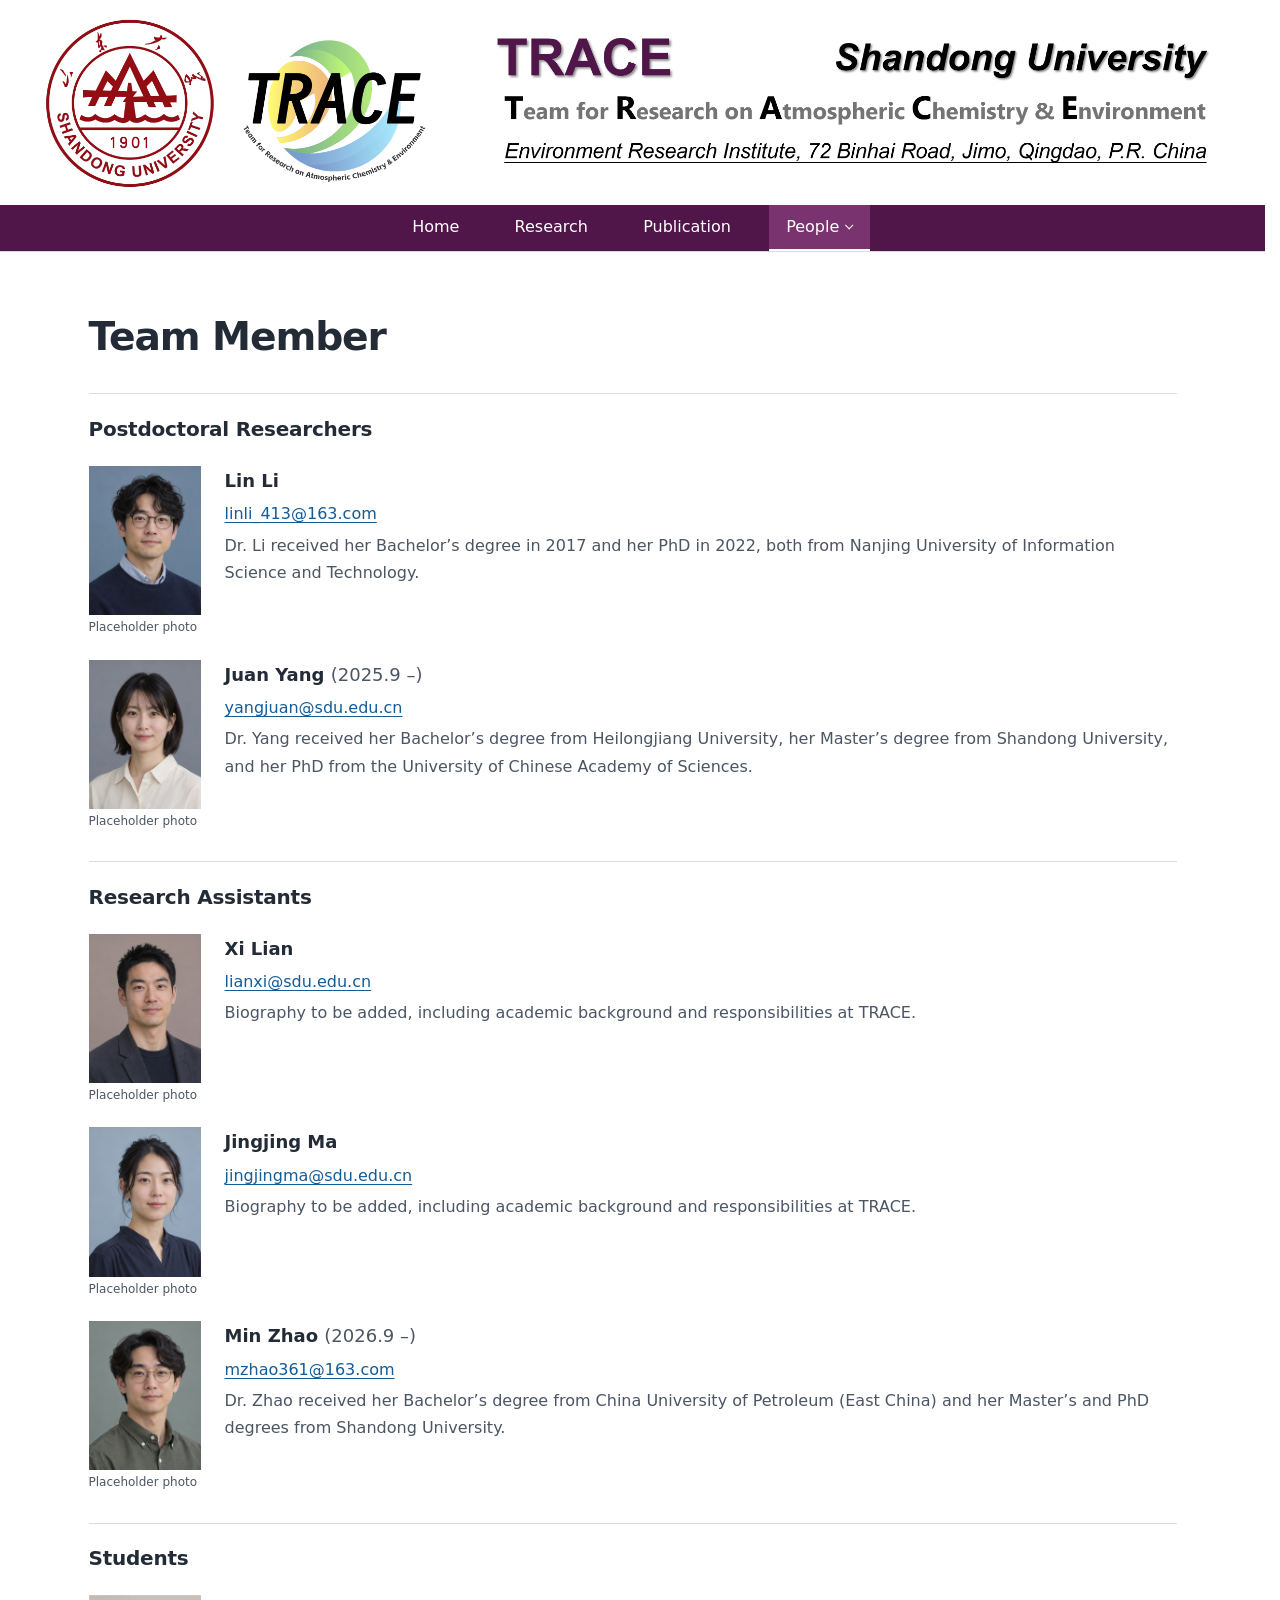
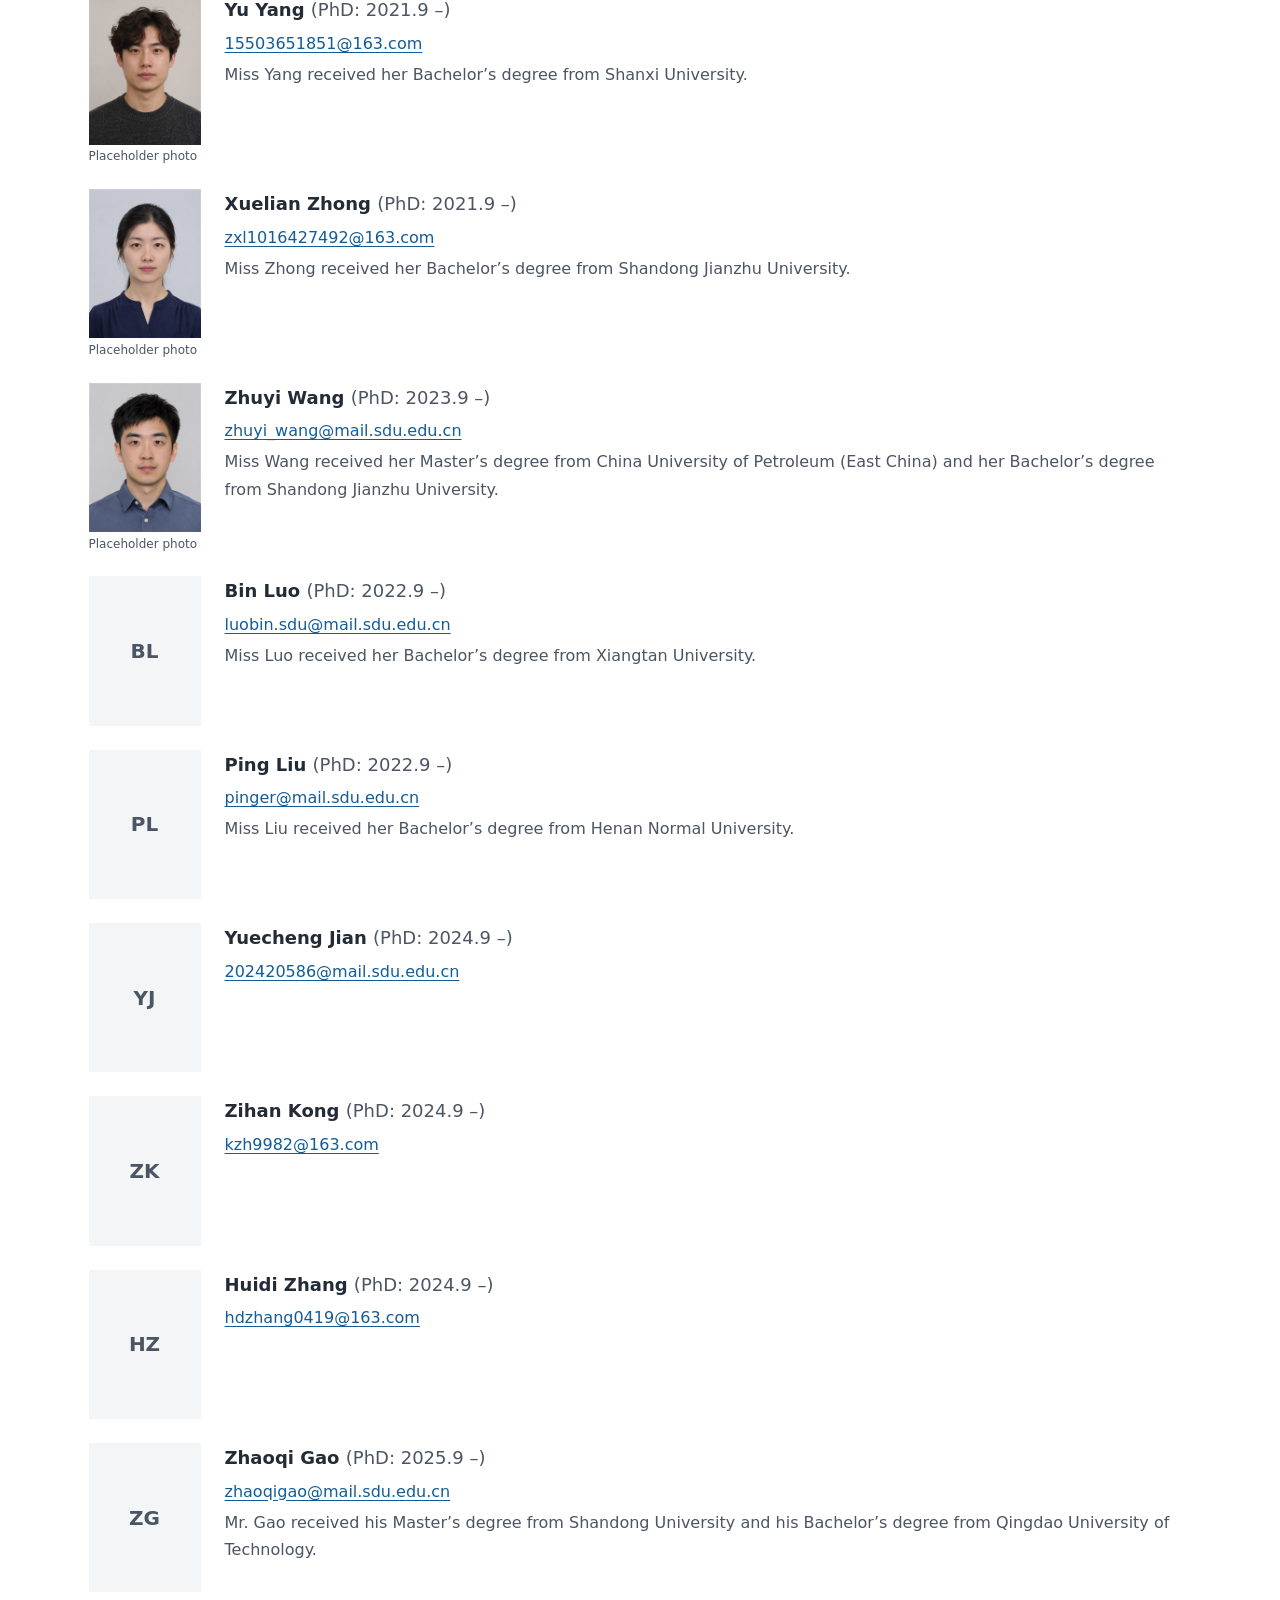
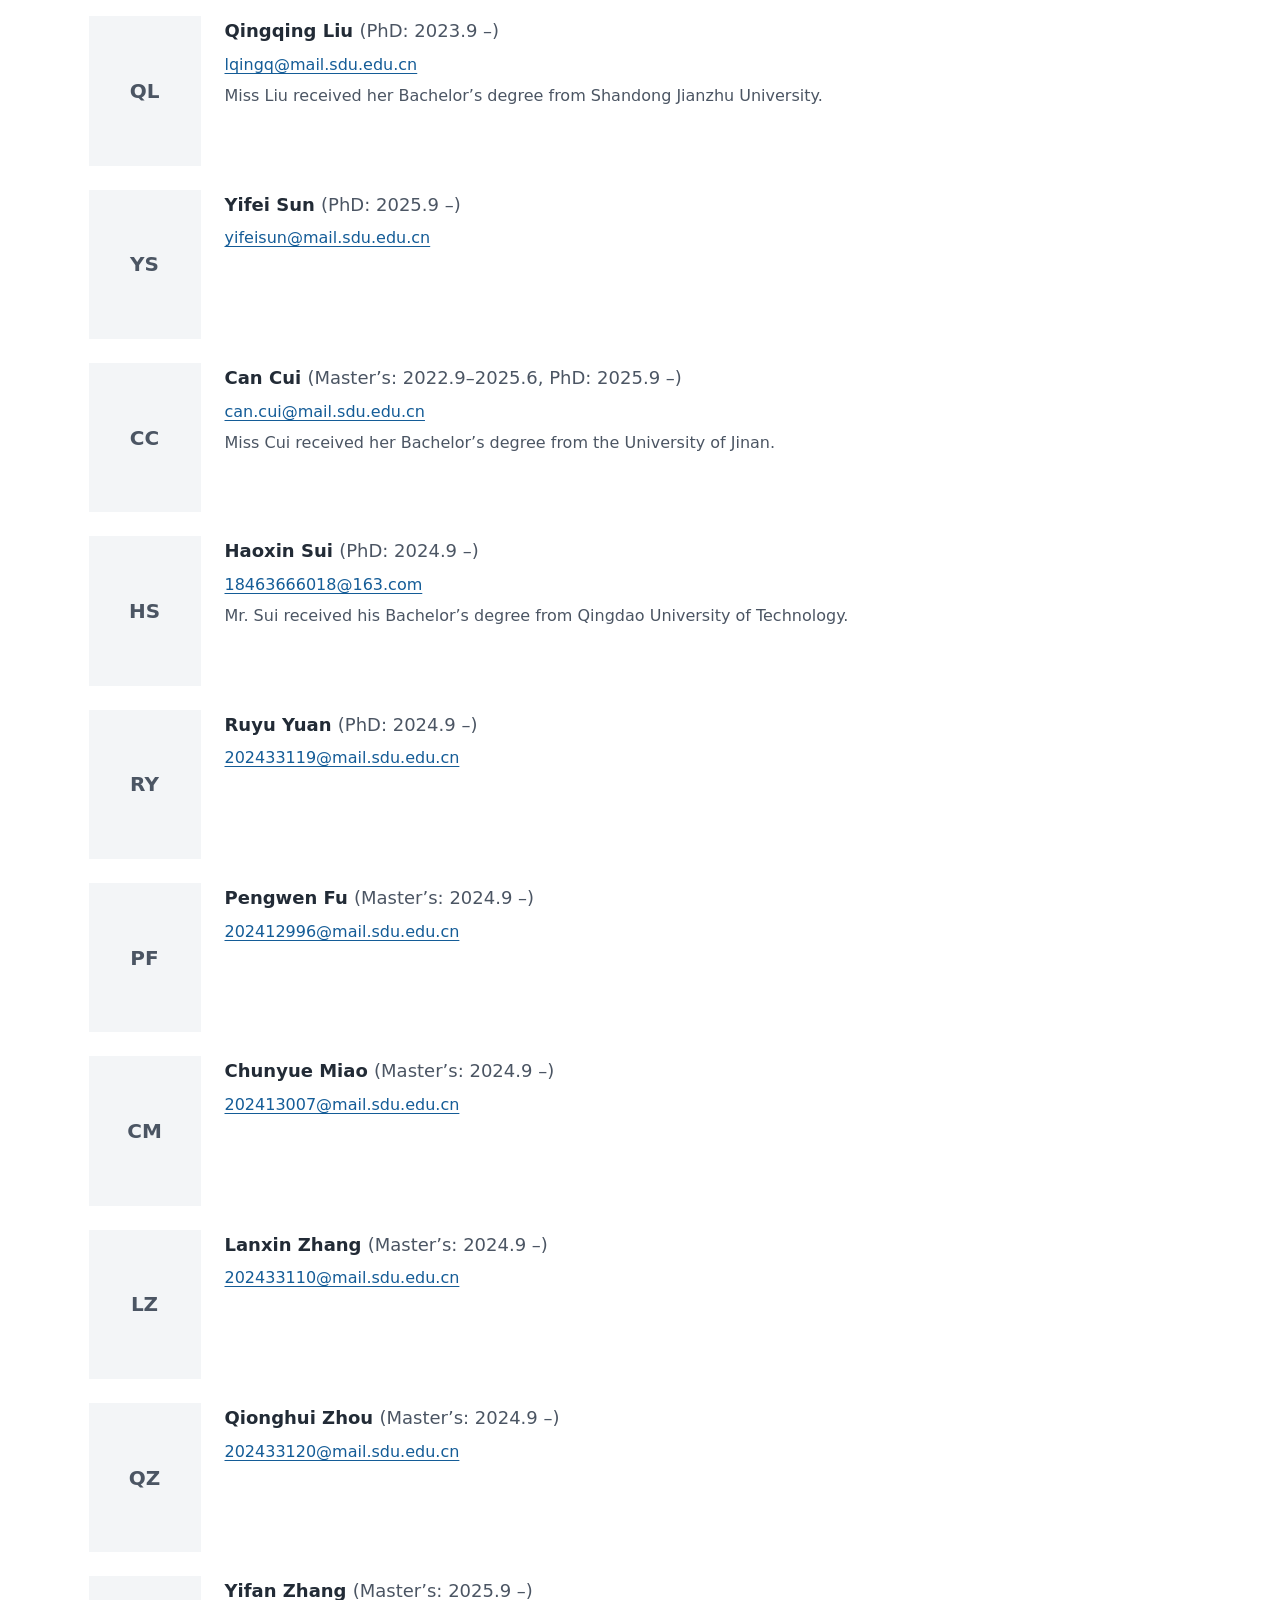
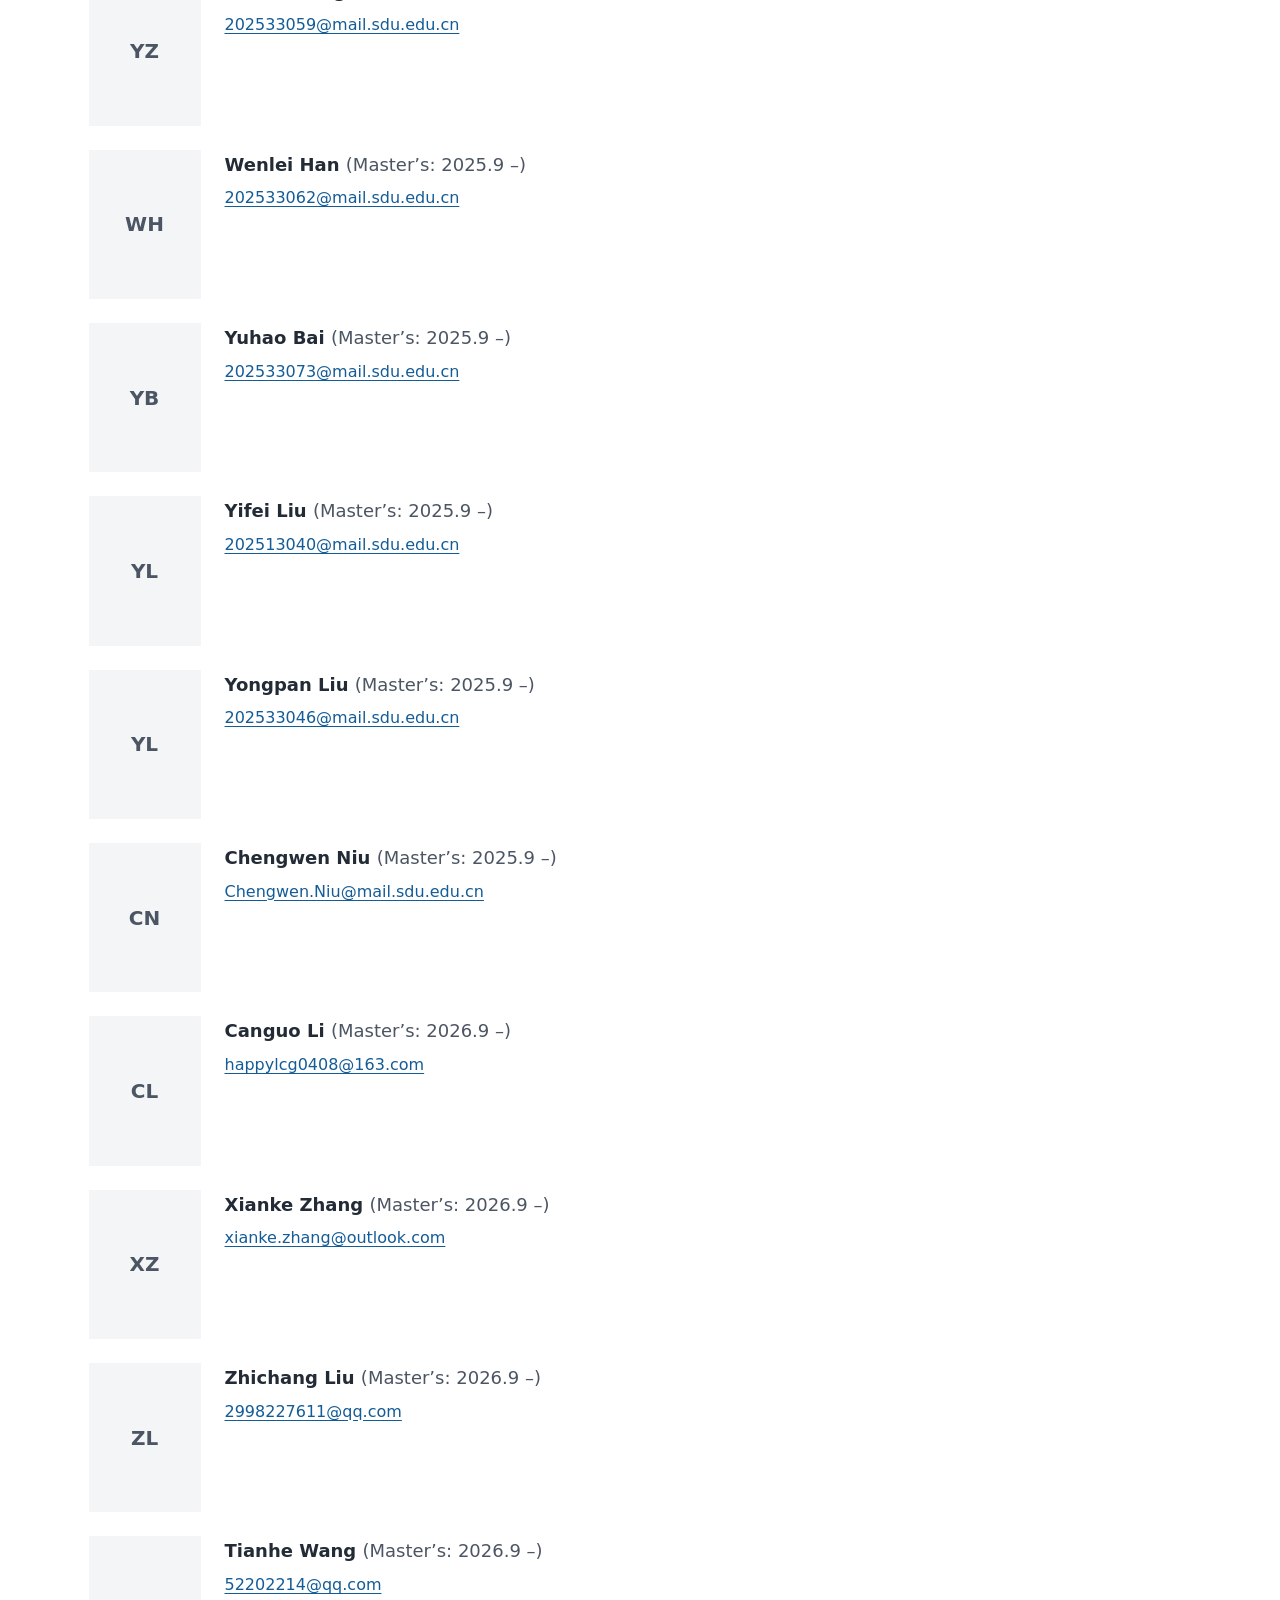
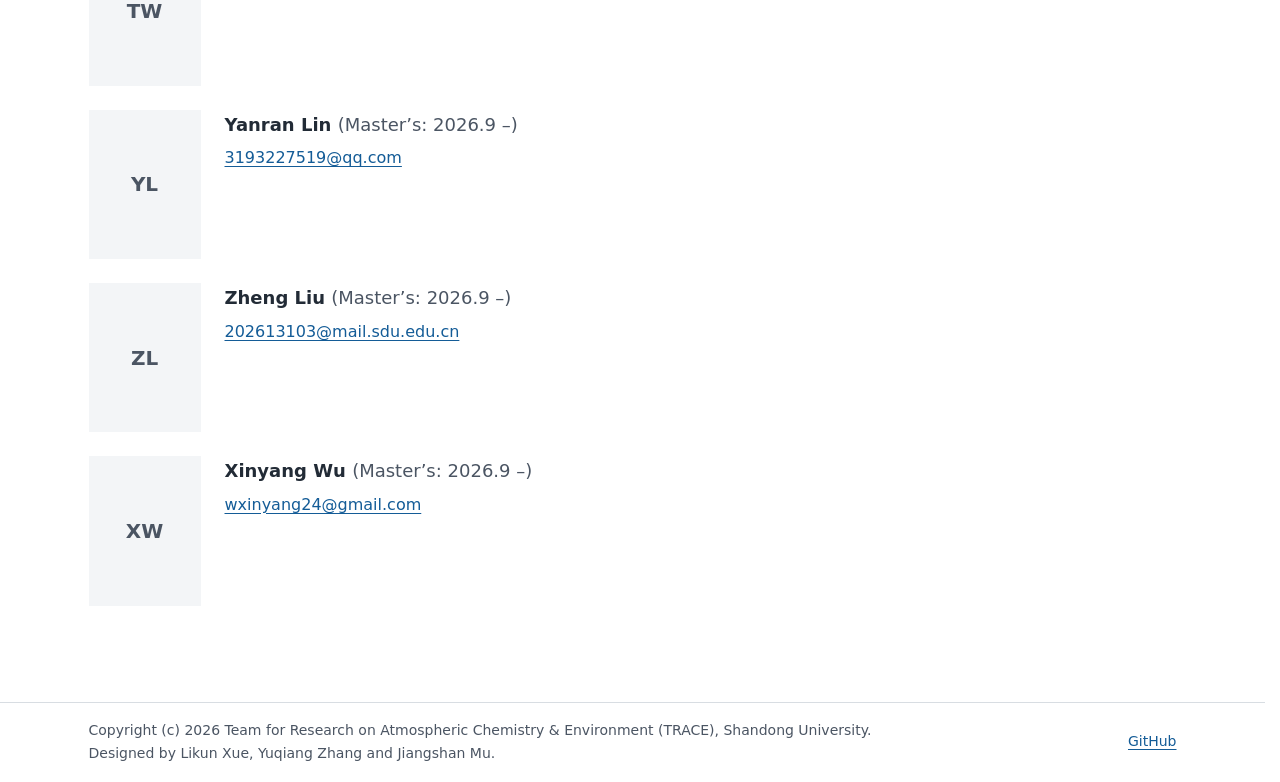
<file: people/team-member/index.html>
<!doctype html>
<html lang="en">
<head>
  <meta charset="utf-8">
  <meta name="viewport" content="width=device-width, initial-scale=1">
  <meta name="description" content="Postdoctoral researchers, research assistants, and students at TRACE.">
  <title>Team Member | TRACE</title>
  <link rel="icon" type="image/png" sizes="48x48" href="../../favicon.png">
  <link rel="stylesheet" href="../../assets/site.css?v=student-role-dates">
  <script src="../../assets/navigation.js" defer></script>
</head>
<body>
  <a class="skip-link" href="#main">Skip to content</a>
  <header class="site-header">
    <div class="wrap masthead">
      <a class="brand" href="../../">
        <img src="../../assets/head.png?v=29a5ab8b" alt="TRACE at Shandong University. Team for Research on Atmospheric Chemistry &amp; Environment. Environment Research Institute, 72 Binhai Road, Jimo, Qingdao, China." width="4802" height="773">
      </a>
    </div>
    <nav class="site-nav" aria-label="Main navigation">
      <a href="../../">Home</a>
      <a href="../../research/">Research</a>
      <a href="../../publication/">Publication</a>
      <details class="people-menu">
        <summary>People</summary>
        <ul>
          <li><a href="../../people/principal-investigator/">Principal Investigator</a></li>
          <li><a href="../../people/faculty/">Faculty</a></li>
          <li><a href="../../people/team-member/" aria-current="page">Team Member</a></li>
          <li><a href="../../people/alumni/">Alumni</a></li>
        </ul>
      </details>
    </nav>
  </header>

  <main id="main" class="wrap">
    <h1>Team Member</h1>

    <section class="content-section team-section" aria-labelledby="postdoctoral-researchers">
      <h2 id="postdoctoral-researchers">Postdoctoral Researchers</h2>

      <article class="member-profile">
        <figure>
          <img src="../../assets/team/placeholders/lin-li.jpg" alt="" width="240" height="320">
          <figcaption>Placeholder photo</figcaption>
        </figure>
        <div>
          <h3>Lin Li</h3>
          <p class="member-email"><a href="mailto:linli_413@163.com">linli_413@163.com</a></p>
          <p>Dr. Li received her Bachelor’s degree in 2017 and her PhD in 2022, both from Nanjing University of Information Science and Technology.</p>
        </div>
      </article>

      <article class="member-profile">
        <figure>
          <img src="../../assets/team/placeholders/juan-yang.jpg" alt="" width="240" height="320">
          <figcaption>Placeholder photo</figcaption>
        </figure>
        <div>
          <h3>Juan Yang <span class="member-year">(2025.9 –)</span></h3>
          <p class="member-email"><a href="mailto:yangjuan@sdu.edu.cn">yangjuan@sdu.edu.cn</a></p>
          <p>Dr. Yang received her Bachelor’s degree from Heilongjiang University, her Master’s degree from Shandong University, and her PhD from the University of Chinese Academy of Sciences.</p>
        </div>
      </article>
    </section>

    <section class="content-section team-section" aria-labelledby="research-assistants">
      <h2 id="research-assistants">Research Assistants</h2>

      <article class="member-profile">
        <figure>
          <img src="../../assets/team/placeholders/xi-lian.jpg" alt="" width="240" height="320">
          <figcaption>Placeholder photo</figcaption>
        </figure>
        <div>
          <h3>Xi Lian</h3>
          <p class="member-email"><a href="mailto:lianxi@sdu.edu.cn">lianxi@sdu.edu.cn</a></p>
          <p>Biography to be added, including academic background and responsibilities at TRACE.</p>
        </div>
      </article>

      <article class="member-profile">
        <figure>
          <img src="../../assets/team/placeholders/jingjing-ma.jpg" alt="" width="240" height="320">
          <figcaption>Placeholder photo</figcaption>
        </figure>
        <div>
          <h3>Jingjing Ma</h3>
          <p class="member-email"><a href="mailto:jingjingma@sdu.edu.cn">jingjingma@sdu.edu.cn</a></p>
          <p>Biography to be added, including academic background and responsibilities at TRACE.</p>
        </div>
      </article>

      <article class="member-profile">
        <figure>
          <img src="../../assets/team/placeholders/min-zhao.jpg" alt="" width="240" height="320">
          <figcaption>Placeholder photo</figcaption>
        </figure>
        <div>
          <h3>Min Zhao <span class="member-year">(2026.9 –)</span></h3>
          <p class="member-email"><a href="mailto:mzhao361@163.com">mzhao361@163.com</a></p>
          <p>Dr. Zhao received her Bachelor’s degree from China University of Petroleum (East China) and her Master’s and PhD degrees from Shandong University.</p>
        </div>
      </article>
    </section>

    <section class="content-section team-section" aria-labelledby="students">
      <h2 id="students">Students</h2>

      <article class="member-profile">
        <figure>
          <img src="../../assets/team/placeholders/yu-yang.jpg" alt="" width="240" height="320" loading="lazy">
          <figcaption>Placeholder photo</figcaption>
        </figure>
        <div>
          <h3>Yu Yang <span class="member-year">(PhD: 2021.9 –)</span></h3>
          <p class="member-email"><a href="mailto:15503651851@163.com">15503651851@163.com</a></p>
          <p>Miss Yang received her Bachelor’s degree from Shanxi University.</p>
        </div>
      </article>

      <article class="member-profile">
        <figure>
          <img src="../../assets/team/placeholders/xuelian-zhong.jpg" alt="" width="240" height="320" loading="lazy">
          <figcaption>Placeholder photo</figcaption>
        </figure>
        <div>
          <h3>Xuelian Zhong <span class="member-year">(PhD: 2021.9 –)</span></h3>
          <p class="member-email"><a href="mailto:zxl1016427492@163.com">zxl1016427492@163.com</a></p>
          <p>Miss Zhong received her Bachelor’s degree from Shandong Jianzhu University.</p>
        </div>
      </article>

      <article class="member-profile">
        <figure>
          <img src="../../assets/team/placeholders/zhuyi-wang.jpg" alt="" width="240" height="320" loading="lazy">
          <figcaption>Placeholder photo</figcaption>
        </figure>
        <div>
          <h3>Zhuyi Wang <span class="member-year">(PhD: 2023.9 –)</span></h3>
          <p class="member-email"><a href="mailto:zhuyi_wang@mail.sdu.edu.cn">zhuyi_wang@mail.sdu.edu.cn</a></p>
          <p>Miss Wang received her Master’s degree from China University of Petroleum (East China) and her Bachelor’s degree from Shandong Jianzhu University.</p>
        </div>
      </article>

      <article class="member-profile">
        <div class="member-initials" aria-hidden="true">BL</div>
        <div>
          <h3>Bin Luo <span class="member-year">(PhD: 2022.9 –)</span></h3>
          <p class="member-email"><a href="mailto:luobin.sdu@mail.sdu.edu.cn">luobin.sdu@mail.sdu.edu.cn</a></p>
          <p>Miss Luo received her Bachelor’s degree from Xiangtan University.</p>
        </div>
      </article>

      <article class="member-profile">
        <div class="member-initials" aria-hidden="true">PL</div>
        <div>
          <h3>Ping Liu <span class="member-year">(PhD: 2022.9 –)</span></h3>
          <p class="member-email"><a href="mailto:pinger@mail.sdu.edu.cn">pinger@mail.sdu.edu.cn</a></p>
          <p>Miss Liu received her Bachelor’s degree from Henan Normal University.</p>
        </div>
      </article>

      <article class="member-profile">
        <div class="member-initials" aria-hidden="true">YJ</div>
        <div>
          <h3>Yuecheng Jian <span class="member-year">(PhD: 2024.9 –)</span></h3>
          <p class="member-email"><a href="mailto:202420586@mail.sdu.edu.cn">202420586@mail.sdu.edu.cn</a></p>
        </div>
      </article>

      <article class="member-profile">
        <div class="member-initials" aria-hidden="true">ZK</div>
        <div>
          <h3>Zihan Kong <span class="member-year">(PhD: 2024.9 –)</span></h3>
          <p class="member-email"><a href="mailto:kzh9982@163.com">kzh9982@163.com</a></p>
        </div>
      </article>

      <article class="member-profile">
        <div class="member-initials" aria-hidden="true">HZ</div>
        <div>
          <h3>Huidi Zhang <span class="member-year">(PhD: 2024.9 –)</span></h3>
          <p class="member-email"><a href="mailto:hdzhang0419@163.com">hdzhang0419@163.com</a></p>
        </div>
      </article>

      <article class="member-profile">
        <div class="member-initials" aria-hidden="true">ZG</div>
        <div>
          <h3>Zhaoqi Gao <span class="member-year">(PhD: 2025.9 –)</span></h3>
          <p class="member-email"><a href="mailto:zhaoqigao@mail.sdu.edu.cn">zhaoqigao@mail.sdu.edu.cn</a></p>
          <p>Mr. Gao received his Master’s degree from Shandong University and his Bachelor’s degree from Qingdao University of Technology.</p>
        </div>
      </article>

      <article class="member-profile">
        <div class="member-initials" aria-hidden="true">QL</div>
        <div>
          <h3>Qingqing Liu <span class="member-year">(PhD: 2023.9 –)</span></h3>
          <p class="member-email"><a href="mailto:lqingq@mail.sdu.edu.cn">lqingq@mail.sdu.edu.cn</a></p>
          <p>Miss Liu received her Bachelor’s degree from Shandong Jianzhu University.</p>
        </div>
      </article>

      <article class="member-profile">
        <div class="member-initials" aria-hidden="true">YS</div>
        <div>
          <h3>Yifei Sun <span class="member-year">(PhD: 2025.9 –)</span></h3>
          <p class="member-email"><a href="mailto:yifeisun@mail.sdu.edu.cn">yifeisun@mail.sdu.edu.cn</a></p>
        </div>
      </article>

      <article class="member-profile">
        <div class="member-initials" aria-hidden="true">CC</div>
        <div>
          <h3>Can Cui <span class="member-year">(Master’s: 2022.9–2025.6, PhD: 2025.9 –)</span></h3>
          <p class="member-email"><a href="mailto:can.cui@mail.sdu.edu.cn">can.cui@mail.sdu.edu.cn</a></p>
          <p>Miss Cui received her Bachelor’s degree from the University of Jinan.</p>
        </div>
      </article>

      <article class="member-profile">
        <div class="member-initials" aria-hidden="true">HS</div>
        <div>
          <h3>Haoxin Sui <span class="member-year">(PhD: 2024.9 –)</span></h3>
          <p class="member-email"><a href="mailto:18463666018@163.com">18463666018@163.com</a></p>
          <p>Mr. Sui received his Bachelor’s degree from Qingdao University of Technology.</p>
        </div>
      </article>

      <article class="member-profile">
        <div class="member-initials" aria-hidden="true">RY</div>
        <div>
          <h3>Ruyu Yuan <span class="member-year">(PhD: 2024.9 –)</span></h3>
          <p class="member-email"><a href="mailto:202433119@mail.sdu.edu.cn">202433119@mail.sdu.edu.cn</a></p>
        </div>
      </article>

      <article class="member-profile">
        <div class="member-initials" aria-hidden="true">PF</div>
        <div>
          <h3>Pengwen Fu <span class="member-year">(Master’s: 2024.9 –)</span></h3>
          <p class="member-email"><a href="mailto:202412996@mail.sdu.edu.cn">202412996@mail.sdu.edu.cn</a></p>
        </div>
      </article>

      <article class="member-profile">
        <div class="member-initials" aria-hidden="true">CM</div>
        <div>
          <h3>Chunyue Miao <span class="member-year">(Master’s: 2024.9 –)</span></h3>
          <p class="member-email"><a href="mailto:202413007@mail.sdu.edu.cn">202413007@mail.sdu.edu.cn</a></p>
        </div>
      </article>

      <article class="member-profile">
        <div class="member-initials" aria-hidden="true">LZ</div>
        <div>
          <h3>Lanxin Zhang <span class="member-year">(Master’s: 2024.9 –)</span></h3>
          <p class="member-email"><a href="mailto:202433110@mail.sdu.edu.cn">202433110@mail.sdu.edu.cn</a></p>
        </div>
      </article>

      <article class="member-profile">
        <div class="member-initials" aria-hidden="true">QZ</div>
        <div>
          <h3>Qionghui Zhou <span class="member-year">(Master’s: 2024.9 –)</span></h3>
          <p class="member-email"><a href="mailto:202433120@mail.sdu.edu.cn">202433120@mail.sdu.edu.cn</a></p>
        </div>
      </article>

      <article class="member-profile">
        <div class="member-initials" aria-hidden="true">YZ</div>
        <div>
          <h3>Yifan Zhang <span class="member-year">(Master’s: 2025.9 –)</span></h3>
          <p class="member-email"><a href="mailto:202533059@mail.sdu.edu.cn">202533059@mail.sdu.edu.cn</a></p>
        </div>
      </article>

      <article class="member-profile">
        <div class="member-initials" aria-hidden="true">WH</div>
        <div>
          <h3>Wenlei Han <span class="member-year">(Master’s: 2025.9 –)</span></h3>
          <p class="member-email"><a href="mailto:202533062@mail.sdu.edu.cn">202533062@mail.sdu.edu.cn</a></p>
        </div>
      </article>

      <article class="member-profile">
        <div class="member-initials" aria-hidden="true">YB</div>
        <div>
          <h3>Yuhao Bai <span class="member-year">(Master’s: 2025.9 –)</span></h3>
          <p class="member-email"><a href="mailto:202533073@mail.sdu.edu.cn">202533073@mail.sdu.edu.cn</a></p>
        </div>
      </article>

      <article class="member-profile">
        <div class="member-initials" aria-hidden="true">YL</div>
        <div>
          <h3>Yifei Liu <span class="member-year">(Master’s: 2025.9 –)</span></h3>
          <p class="member-email"><a href="mailto:202513040@mail.sdu.edu.cn">202513040@mail.sdu.edu.cn</a></p>
        </div>
      </article>

      <article class="member-profile">
        <div class="member-initials" aria-hidden="true">YL</div>
        <div>
          <h3>Yongpan Liu <span class="member-year">(Master’s: 2025.9 –)</span></h3>
          <p class="member-email"><a href="mailto:202533046@mail.sdu.edu.cn">202533046@mail.sdu.edu.cn</a></p>
        </div>
      </article>

      <article class="member-profile">
        <div class="member-initials" aria-hidden="true">CN</div>
        <div>
          <h3>Chengwen Niu <span class="member-year">(Master’s: 2025.9 –)</span></h3>
          <p class="member-email"><a href="mailto:Chengwen.Niu@mail.sdu.edu.cn">Chengwen.Niu@mail.sdu.edu.cn</a></p>
        </div>
      </article>

      <article class="member-profile">
        <div class="member-initials" aria-hidden="true">CL</div>
        <div>
          <h3>Canguo Li <span class="member-year">(Master’s: 2026.9 –)</span></h3>
          <p class="member-email"><a href="mailto:happylcg0408@163.com">happylcg0408@163.com</a></p>
        </div>
      </article>

      <article class="member-profile">
        <div class="member-initials" aria-hidden="true">XZ</div>
        <div>
          <h3>Xianke Zhang <span class="member-year">(Master’s: 2026.9 –)</span></h3>
          <p class="member-email"><a href="mailto:xianke.zhang@outlook.com">xianke.zhang@outlook.com</a></p>
        </div>
      </article>

      <article class="member-profile">
        <div class="member-initials" aria-hidden="true">ZL</div>
        <div>
          <h3>Zhichang Liu <span class="member-year">(Master’s: 2026.9 –)</span></h3>
          <p class="member-email"><a href="mailto:2998227611@qq.com">2998227611@qq.com</a></p>
        </div>
      </article>

      <article class="member-profile">
        <div class="member-initials" aria-hidden="true">TW</div>
        <div>
          <h3>Tianhe Wang <span class="member-year">(Master’s: 2026.9 –)</span></h3>
          <p class="member-email"><a href="mailto:52202214@qq.com">52202214@qq.com</a></p>
        </div>
      </article>

      <article class="member-profile">
        <div class="member-initials" aria-hidden="true">YL</div>
        <div>
          <h3>Yanran Lin <span class="member-year">(Master’s: 2026.9 –)</span></h3>
          <p class="member-email"><a href="mailto:3193227519@qq.com">3193227519@qq.com</a></p>
        </div>
      </article>

      <article class="member-profile">
        <div class="member-initials" aria-hidden="true">ZL</div>
        <div>
          <h3>Zheng Liu <span class="member-year">(Master’s: 2026.9 –)</span></h3>
          <p class="member-email"><a href="mailto:202613103@mail.sdu.edu.cn">202613103@mail.sdu.edu.cn</a></p>
        </div>
      </article>

      <article class="member-profile">
        <div class="member-initials" aria-hidden="true">XW</div>
        <div>
          <h3>Xinyang Wu <span class="member-year">(Master’s: 2026.9 –)</span></h3>
          <p class="member-email"><a href="mailto:wxinyang24@gmail.com">wxinyang24@gmail.com</a></p>
        </div>
      </article>
    </section>
  </main>

  <footer class="site-footer">
    <div class="wrap footer-inner">
      <span>Copyright (c) 2026 Team for Research on Atmospheric Chemistry &amp; Environment (TRACE), Shandong University.<br>
        Designed by Likun Xue, Yuqiang Zhang and Jiangshan Mu.</span>
      <a href="https://github.com/Trace-sdu/trace-sdu.github.io">GitHub</a>
    </div>
  </footer>
</body>
</html>
</file>
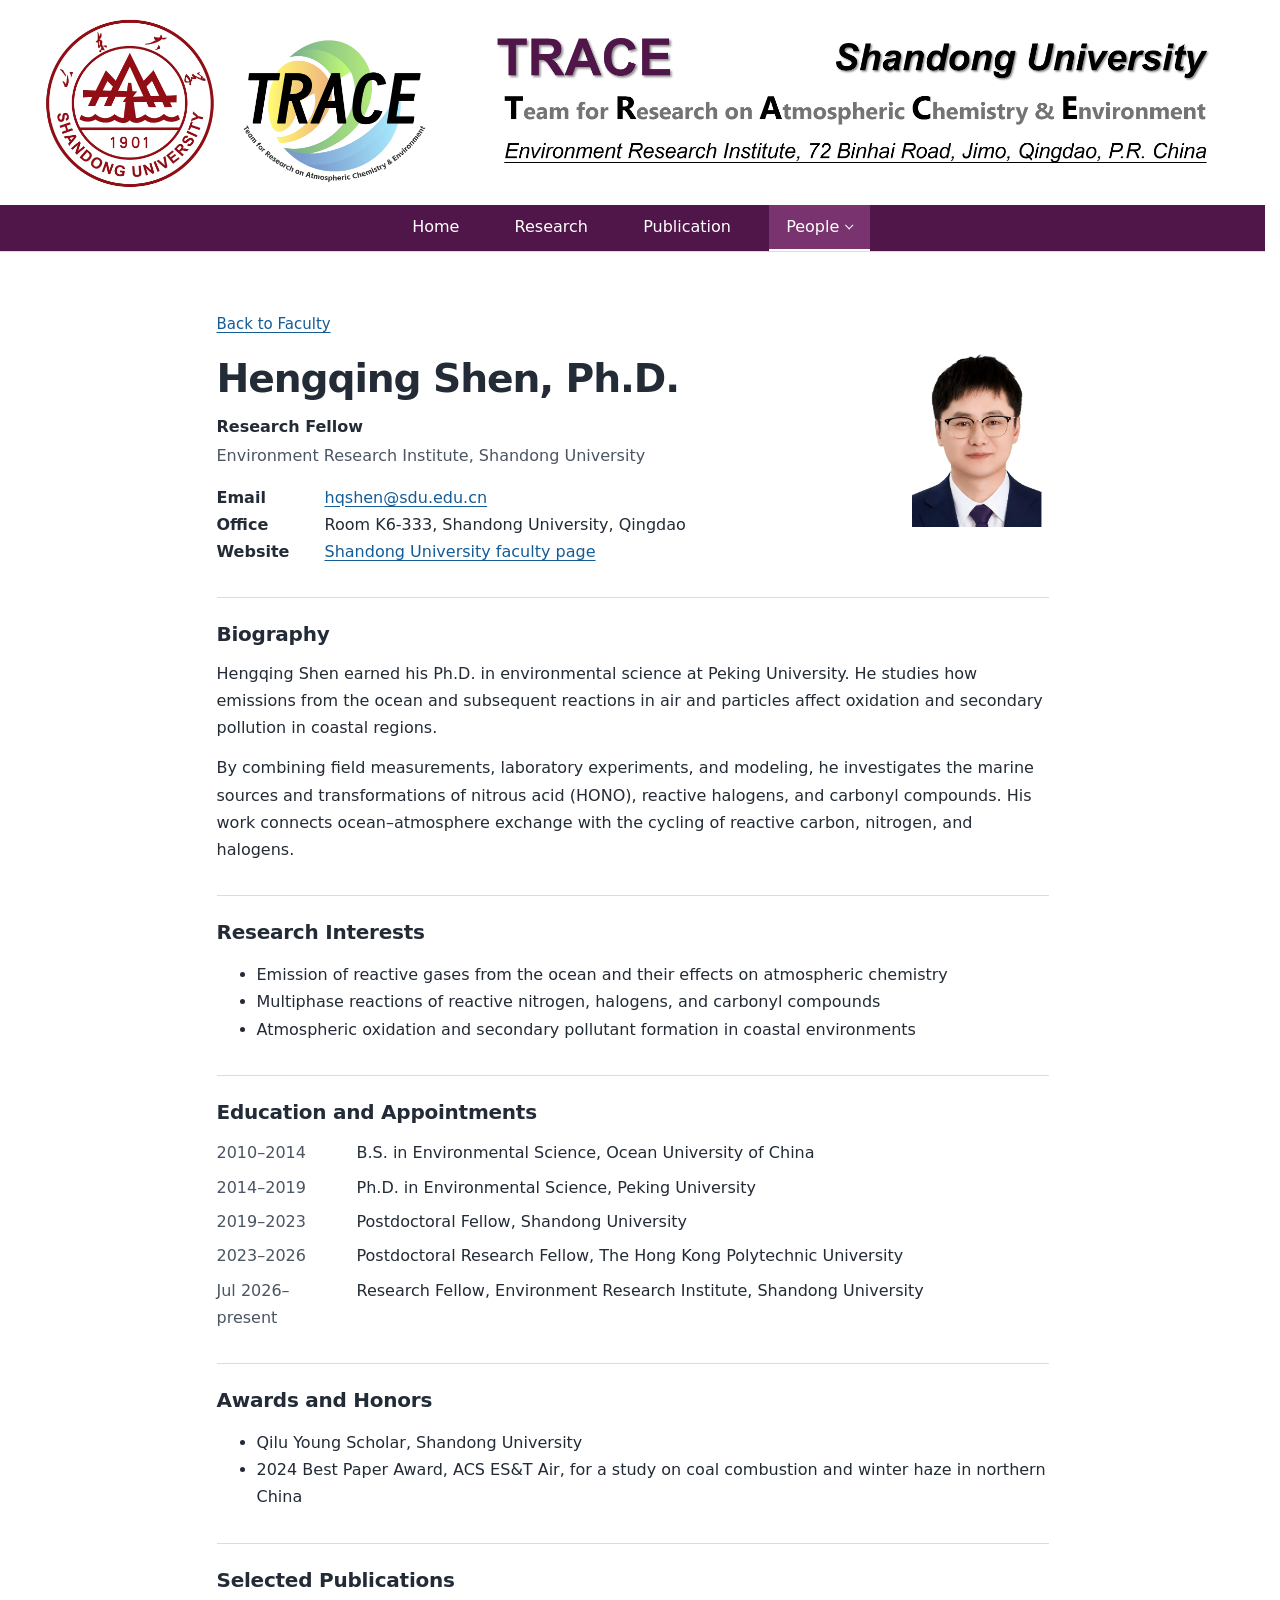
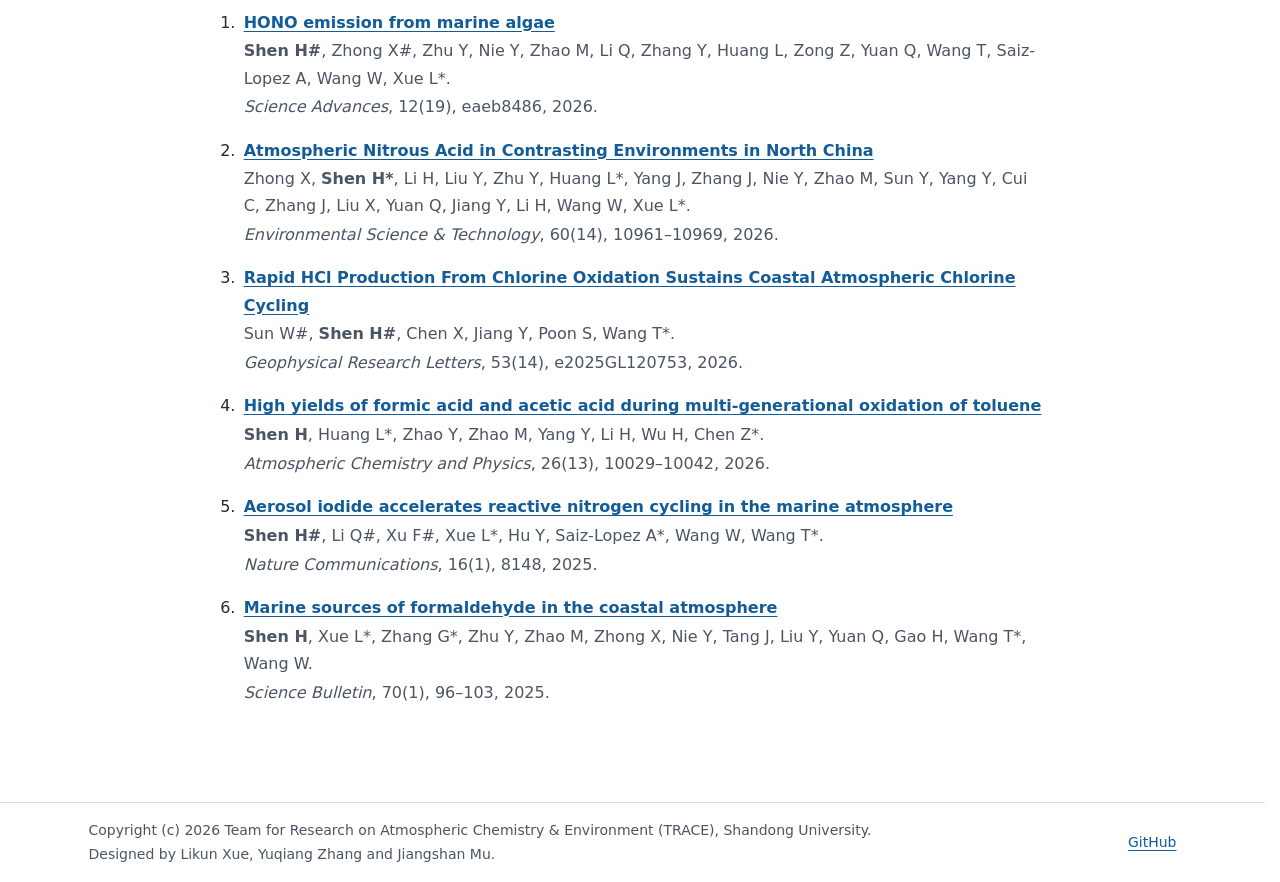
<file: people/faculty/hengqing-shen/index.html>
<!doctype html>
<html lang="en">
<head>
  <meta charset="utf-8">
  <meta name="viewport" content="width=device-width, initial-scale=1">
  <meta name="description" content="Academic profile of Hengqing Shen at TRACE, Shandong University.">
  <title>Hengqing Shen | Faculty | TRACE</title>
  <link rel="icon" type="image/png" sizes="48x48" href="../../../favicon.png">
  <link rel="stylesheet" href="../../../assets/site.css?v=publication-years">
  <script src="../../../assets/navigation.js" defer></script>
</head>
<body>
  <a class="skip-link" href="#main">Skip to content</a>
  <header class="site-header">
    <div class="wrap masthead">
      <a class="brand" href="../../../">
        <img src="../../../assets/head.png?v=29a5ab8b" alt="TRACE at Shandong University. Team for Research on Atmospheric Chemistry &amp; Environment. Environment Research Institute, 72 Binhai Road, Jimo, Qingdao, China." width="4802" height="773">
      </a>
    </div>
    <nav class="site-nav" aria-label="Main navigation">
      <a href="../../../">Home</a>
      <a href="../../../research/">Research</a>
      <a href="../../../publication/">Publication</a>
      <details class="people-menu">
        <summary>People</summary>
        <ul>
          <li><a href="../../../people/principal-investigator/">Principal Investigator</a></li>
          <li><a href="../../../people/faculty/" aria-current="location">Faculty</a></li>
          <li><a href="../../../people/team-member/">Team Member</a></li>
          <li><a href="../../../people/alumni/">Alumni</a></li>
        </ul>
      </details>
    </nav>
  </header>

  <main id="main" class="wrap">
    <article class="profile-content">
      <p class="profile-parent"><a href="../">Back to Faculty</a></p>

      <header class="profile-intro">
        <div>
          <h1>Hengqing Shen, Ph.D.</h1>
          <p class="profile-role">Research Fellow</p>
          <p class="profile-affiliation">Environment Research Institute, Shandong University</p>
          <dl class="profile-contact">
            <div><dt>Email</dt><dd><a href="mailto:hqshen@sdu.edu.cn">hqshen@sdu.edu.cn</a></dd></div>
            <div><dt>Office</dt><dd>Room K6-333, Shandong University, Qingdao</dd></div>
            <div><dt>Website</dt><dd><a href="https://faculty.sdu.edu.cn/~RJNzqa/zh_CN/index.htm" hreflang="zh-CN">Shandong University faculty page</a></dd></div>
          </dl>
        </div>
        <img class="profile-portrait" src="../../../assets/faculty/hengqing-shen.png" alt="Portrait of Hengqing Shen" width="248" height="298">
      </header>

      <section class="profile-section" id="biography" aria-labelledby="biography-title">
        <h2 id="biography-title">Biography</h2>
        <p>Hengqing Shen earned his Ph.D. in environmental science at Peking University. He studies how emissions from the ocean and subsequent reactions in air and particles affect oxidation and secondary pollution in coastal regions.</p>
        <p>By combining field measurements, laboratory experiments, and modeling, he investigates the marine sources and transformations of nitrous acid (HONO), reactive halogens, and carbonyl compounds. His work connects ocean–atmosphere exchange with the cycling of reactive carbon, nitrogen, and halogens.</p>
      </section>

      <section class="profile-section" id="research-interests" aria-labelledby="research-interests-title">
        <h2 id="research-interests-title">Research Interests</h2>
        <ul>
          <li>Emission of reactive gases from the ocean and their effects on atmospheric chemistry</li>
          <li>Multiphase reactions of reactive nitrogen, halogens, and carbonyl compounds</li>
          <li>Atmospheric oxidation and secondary pollutant formation in coastal environments</li>
        </ul>
      </section>

      <section class="profile-section" id="education-and-appointments" aria-labelledby="education-title">
        <h2 id="education-title">Education and Appointments</h2>
        <dl class="profile-records">
          <div><dt>2010–2014</dt><dd>B.S. in Environmental Science, Ocean University of China</dd></div>
          <div><dt>2014–2019</dt><dd>Ph.D. in Environmental Science, Peking University</dd></div>
          <div><dt>2019–2023</dt><dd>Postdoctoral Fellow, Shandong University</dd></div>
          <div><dt>2023–2026</dt><dd>Postdoctoral Research Fellow, The Hong Kong Polytechnic University</dd></div>
          <div><dt>Jul 2026–present</dt><dd>Research Fellow, Environment Research Institute, Shandong University</dd></div>
        </dl>
      </section>

      <section class="profile-section" id="awards-and-honors" aria-labelledby="awards-title">
        <h2 id="awards-title">Awards and Honors</h2>
        <ul>
          <li>Qilu Young Scholar, Shandong University</li>
          <li>2024 Best Paper Award, ACS ES&amp;T Air, for a study on coal combustion and winter haze in northern China</li>
        </ul>
      </section>

      <section class="profile-section" id="selected-publications" aria-labelledby="publications-title">
        <h2 id="publications-title">Selected Publications</h2>
        <ol class="profile-publications">
          <li>
            <a class="publication-title" href="https://doi.org/10.1126/sciadv.aeb8486">HONO emission from marine algae</a>
            <p class="publication-authors"><strong>Shen H#</strong>, Zhong X#, Zhu Y, Nie Y, Zhao M, Li Q, Zhang Y, Huang L, Zong Z, Yuan Q, Wang T, Saiz-Lopez A, Wang W, Xue L*.</p>
            <p><em>Science Advances</em>, 12(19), eaeb8486, 2026.</p>
          </li>
          <li>
            <a class="publication-title" href="https://doi.org/10.1021/acs.est.6c01752">Atmospheric Nitrous Acid in Contrasting Environments in North China</a>
            <p class="publication-authors">Zhong X, <strong>Shen H*</strong>, Li H, Liu Y, Zhu Y, Huang L*, Yang J, Zhang J, Nie Y, Zhao M, Sun Y, Yang Y, Cui C, Zhang J, Liu X, Yuan Q, Jiang Y, Li H, Wang W, Xue L*.</p>
            <p><em>Environmental Science &amp; Technology</em>, 60(14), 10961–10969, 2026.</p>
          </li>
          <li>
            <a class="publication-title" href="https://doi.org/10.1029/2025GL120753">Rapid HCl Production From Chlorine Oxidation Sustains Coastal Atmospheric Chlorine Cycling</a>
            <p class="publication-authors">Sun W#, <strong>Shen H#</strong>, Chen X, Jiang Y, Poon S, Wang T*.</p>
            <p><em>Geophysical Research Letters</em>, 53(14), e2025GL120753, 2026.</p>
          </li>
          <li>
            <a class="publication-title" href="https://doi.org/10.5194/acp-26-10029-2026">High yields of formic acid and acetic acid during multi-generational oxidation of toluene</a>
            <p class="publication-authors"><strong>Shen H</strong>, Huang L*, Zhao Y, Zhao M, Yang Y, Li H, Wu H, Chen Z*.</p>
            <p><em>Atmospheric Chemistry and Physics</em>, 26(13), 10029–10042, 2026.</p>
          </li>
          <li>
            <a class="publication-title" href="https://doi.org/10.1038/s41467-025-63420-3">Aerosol iodide accelerates reactive nitrogen cycling in the marine atmosphere</a>
            <p class="publication-authors"><strong>Shen H#</strong>, Li Q#, Xu F#, Xue L*, Hu Y, Saiz-Lopez A*, Wang W, Wang T*.</p>
            <p><em>Nature Communications</em>, 16(1), 8148, 2025.</p>
          </li>
          <li>
            <a class="publication-title" href="https://doi.org/10.1016/j.scib.2024.09.024">Marine sources of formaldehyde in the coastal atmosphere</a>
            <p class="publication-authors"><strong>Shen H</strong>, Xue L*, Zhang G*, Zhu Y, Zhao M, Zhong X, Nie Y, Tang J, Liu Y, Yuan Q, Gao H, Wang T*, Wang W.</p>
            <p><em>Science Bulletin</em>, 70(1), 96–103, 2025.</p>
          </li>
        </ol>
      </section>
    </article>
  </main>

  <footer class="site-footer">
    <div class="wrap footer-inner">
      <span>Copyright (c) 2026 Team for Research on Atmospheric Chemistry &amp; Environment (TRACE), Shandong University.<br>
        Designed by Likun Xue, Yuqiang Zhang and Jiangshan Mu.</span>
      <a href="https://github.com/Trace-sdu/trace-sdu.github.io">GitHub</a>
    </div>
  </footer>
</body>
</html>
</file>
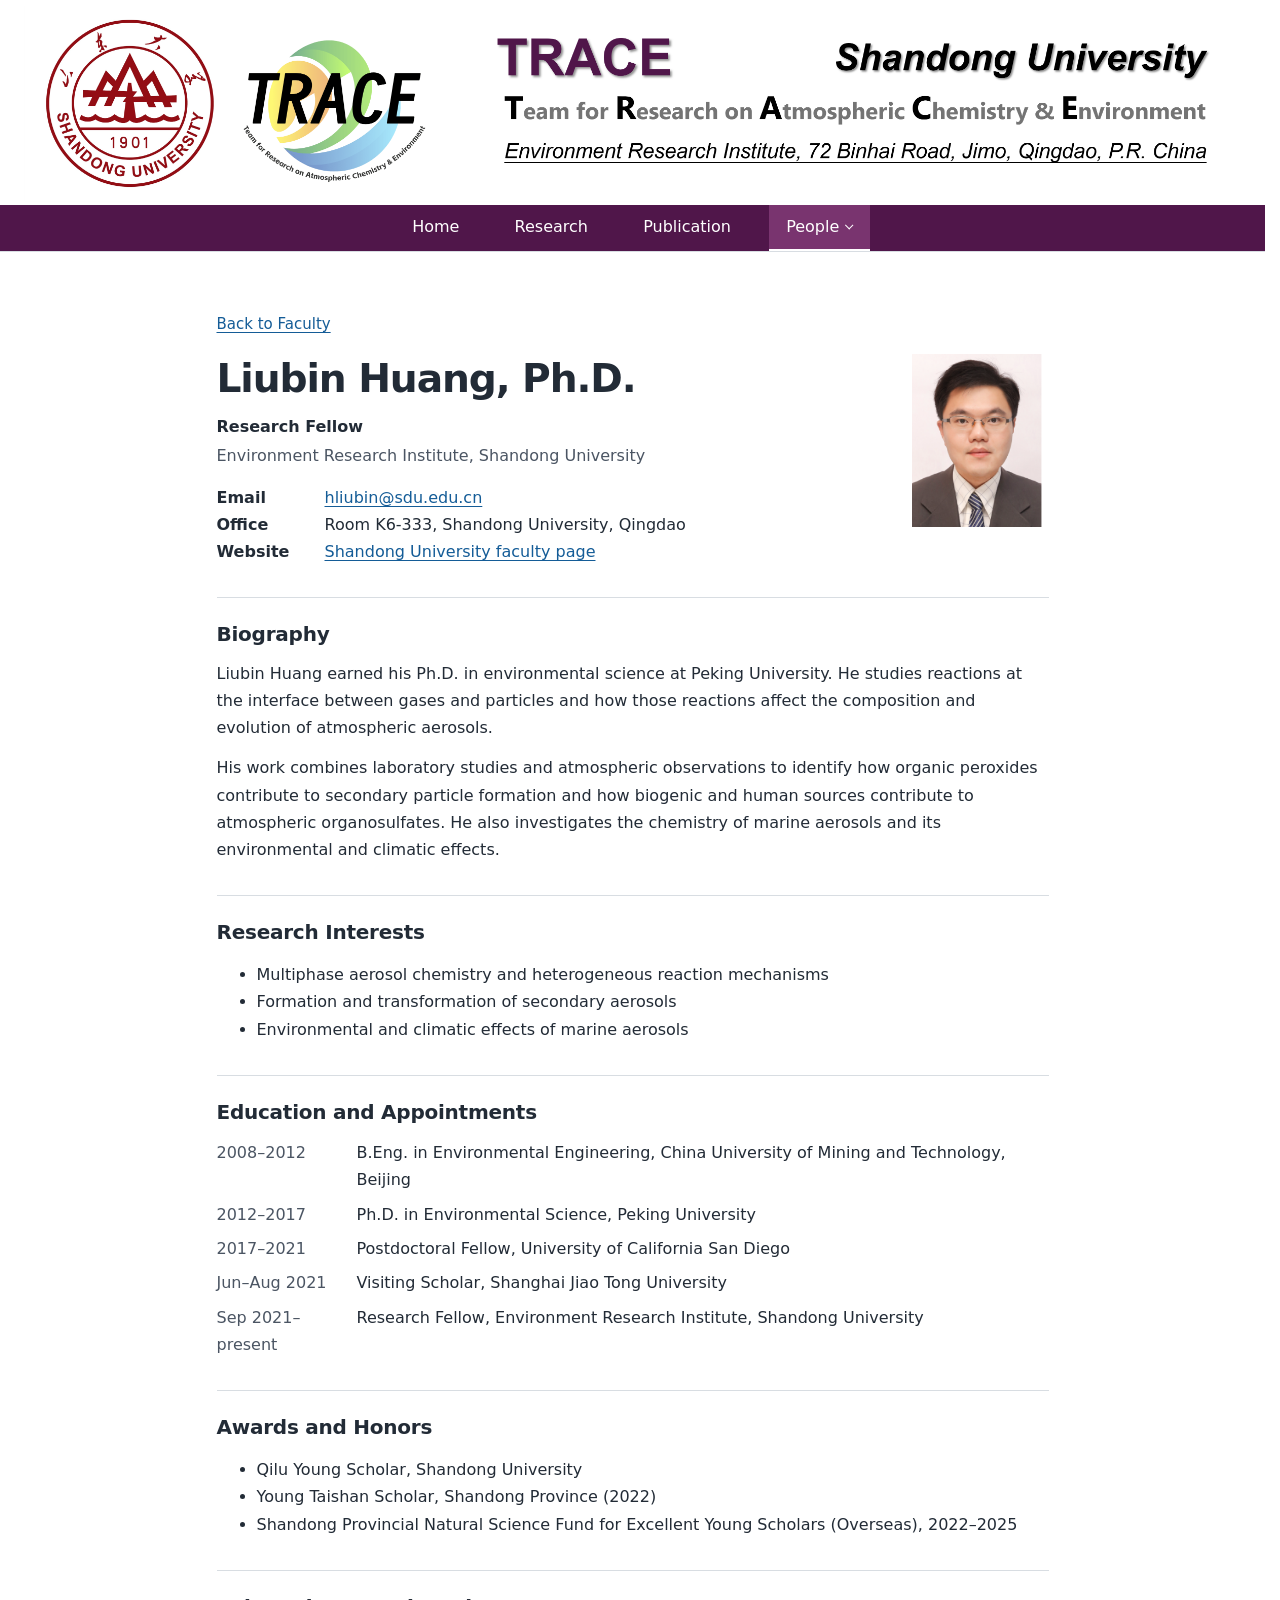
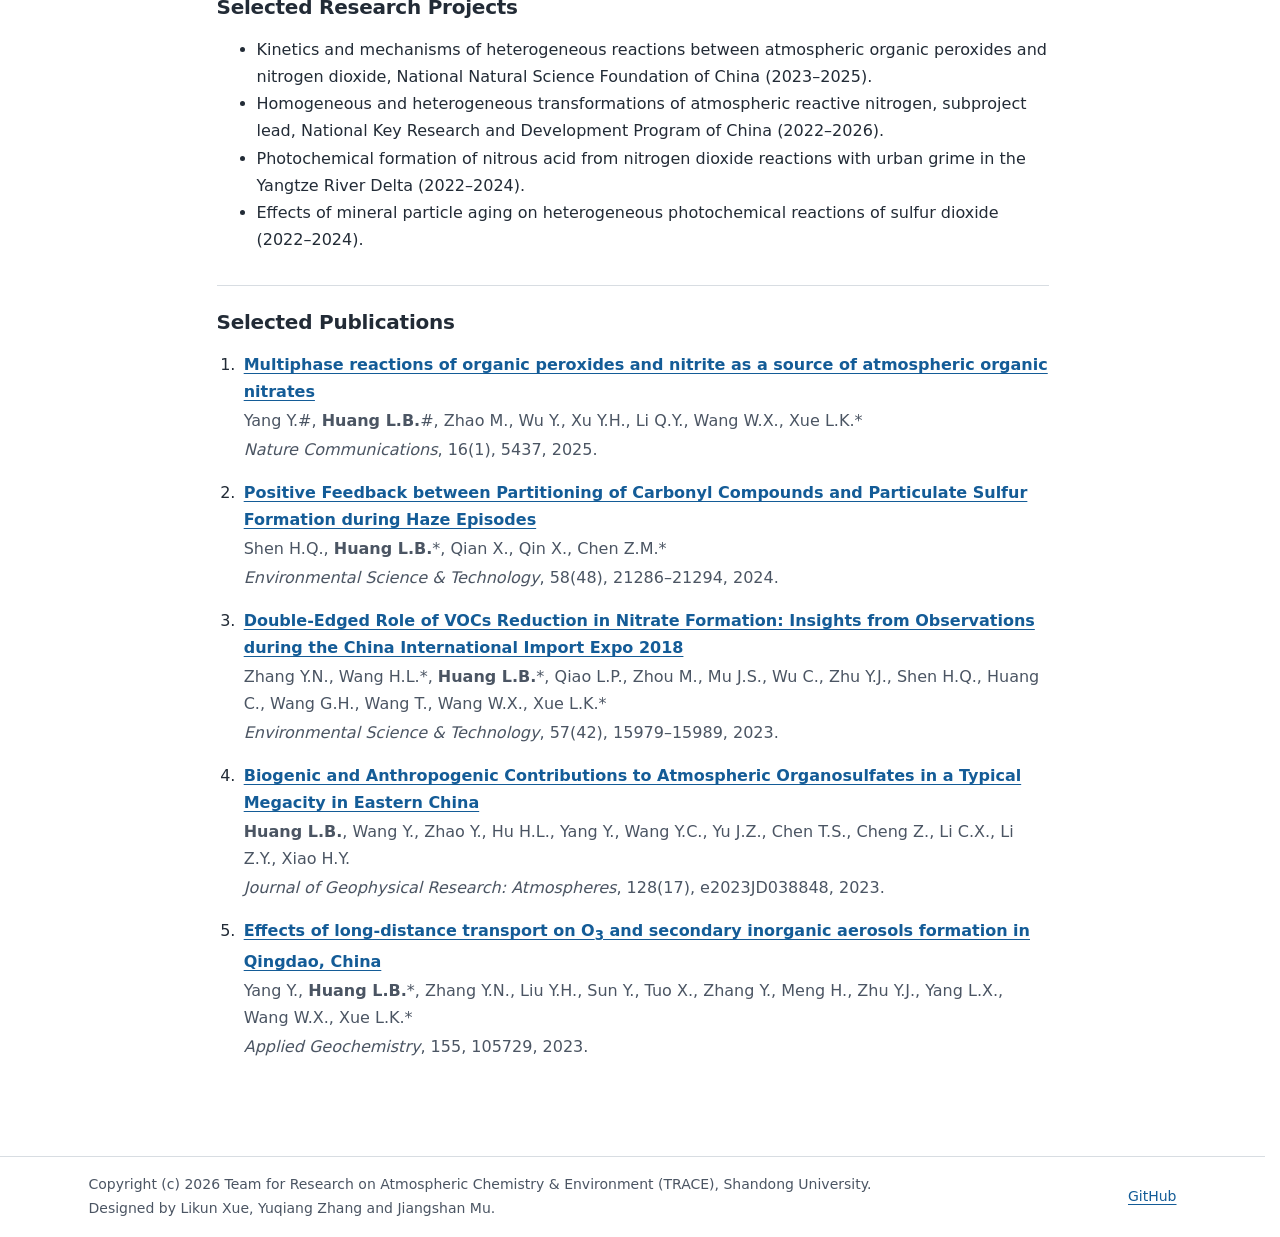
<file: people/faculty/liubin-huang/index.html>
<!doctype html>
<html lang="en">
<head>
  <meta charset="utf-8">
  <meta name="viewport" content="width=device-width, initial-scale=1">
  <meta name="description" content="Academic profile of Liubin Huang at TRACE, Shandong University.">
  <title>Liubin Huang | Faculty | TRACE</title>
  <link rel="icon" type="image/png" sizes="48x48" href="../../../favicon.png">
  <link rel="stylesheet" href="../../../assets/site.css?v=publication-years">
  <script src="../../../assets/navigation.js" defer></script>
</head>
<body>
  <a class="skip-link" href="#main">Skip to content</a>
  <header class="site-header">
    <div class="wrap masthead">
      <a class="brand" href="../../../">
        <img src="../../../assets/head.png?v=29a5ab8b" alt="TRACE at Shandong University. Team for Research on Atmospheric Chemistry &amp; Environment. Environment Research Institute, 72 Binhai Road, Jimo, Qingdao, China." width="4802" height="773">
      </a>
    </div>
    <nav class="site-nav" aria-label="Main navigation">
      <a href="../../../">Home</a>
      <a href="../../../research/">Research</a>
      <a href="../../../publication/">Publication</a>
      <details class="people-menu">
        <summary>People</summary>
        <ul>
          <li><a href="../../../people/principal-investigator/">Principal Investigator</a></li>
          <li><a href="../../../people/faculty/" aria-current="location">Faculty</a></li>
          <li><a href="../../../people/team-member/">Team Member</a></li>
          <li><a href="../../../people/alumni/">Alumni</a></li>
        </ul>
      </details>
    </nav>
  </header>

  <main id="main" class="wrap">
    <article class="profile-content">
      <p class="profile-parent"><a href="../">Back to Faculty</a></p>

      <header class="profile-intro">
        <div>
          <h1>Liubin Huang, Ph.D.</h1>
          <p class="profile-role">Research Fellow</p>
          <p class="profile-affiliation">Environment Research Institute, Shandong University</p>
          <dl class="profile-contact">
            <div><dt>Email</dt><dd><a href="mailto:hliubin@sdu.edu.cn">hliubin@sdu.edu.cn</a></dd></div>
            <div><dt>Office</dt><dd>Room K6-333, Shandong University, Qingdao</dd></div>
            <div><dt>Website</dt><dd><a href="https://faculty.sdu.edu.cn/~qemIfa/zh_CN/index.htm" hreflang="zh-CN">Shandong University faculty page</a></dd></div>
          </dl>
        </div>
        <img class="profile-portrait" src="../../../assets/faculty/liubin-huang.png" alt="Portrait of Liubin Huang" width="248" height="298">
      </header>

      <section class="profile-section" id="biography" aria-labelledby="biography-title">
        <h2 id="biography-title">Biography</h2>
        <p>Liubin Huang earned his Ph.D. in environmental science at Peking University. He studies reactions at the interface between gases and particles and how those reactions affect the composition and evolution of atmospheric aerosols.</p>
        <p>His work combines laboratory studies and atmospheric observations to identify how organic peroxides contribute to secondary particle formation and how biogenic and human sources contribute to atmospheric organosulfates. He also investigates the chemistry of marine aerosols and its environmental and climatic effects.</p>
      </section>

      <section class="profile-section" id="research-interests" aria-labelledby="research-interests-title">
        <h2 id="research-interests-title">Research Interests</h2>
        <ul>
          <li>Multiphase aerosol chemistry and heterogeneous reaction mechanisms</li>
          <li>Formation and transformation of secondary aerosols</li>
          <li>Environmental and climatic effects of marine aerosols</li>
        </ul>
      </section>

      <section class="profile-section" id="education-and-appointments" aria-labelledby="education-title">
        <h2 id="education-title">Education and Appointments</h2>
        <dl class="profile-records">
          <div><dt>2008–2012</dt><dd>B.Eng. in Environmental Engineering, China University of Mining and Technology, Beijing</dd></div>
          <div><dt>2012–2017</dt><dd>Ph.D. in Environmental Science, Peking University</dd></div>
          <div><dt>2017–2021</dt><dd>Postdoctoral Fellow, University of California San Diego</dd></div>
          <div><dt>Jun–Aug 2021</dt><dd>Visiting Scholar, Shanghai Jiao Tong University</dd></div>
          <div><dt>Sep 2021–present</dt><dd>Research Fellow, Environment Research Institute, Shandong University</dd></div>
        </dl>
      </section>

      <section class="profile-section" id="awards-and-honors" aria-labelledby="awards-title">
        <h2 id="awards-title">Awards and Honors</h2>
        <ul>
          <li>Qilu Young Scholar, Shandong University</li>
          <li>Young Taishan Scholar, Shandong Province (2022)</li>
          <li>Shandong Provincial Natural Science Fund for Excellent Young Scholars (Overseas), 2022–2025</li>
        </ul>
      </section>

      <section class="profile-section" id="selected-research-projects" aria-labelledby="selected-research-projects-title">
        <h2 id="selected-research-projects-title">Selected Research Projects</h2>
        <ul>
          <li>Kinetics and mechanisms of heterogeneous reactions between atmospheric organic peroxides and nitrogen dioxide, National Natural Science Foundation of China (2023–2025).</li>
          <li>Homogeneous and heterogeneous transformations of atmospheric reactive nitrogen, subproject lead, National Key Research and Development Program of China (2022–2026).</li>
          <li>Photochemical formation of nitrous acid from nitrogen dioxide reactions with urban grime in the Yangtze River Delta (2022–2024).</li>
          <li>Effects of mineral particle aging on heterogeneous photochemical reactions of sulfur dioxide (2022–2024).</li>
        </ul>
      </section>

      <section class="profile-section" id="selected-publications" aria-labelledby="publications-title">
        <h2 id="publications-title">Selected Publications</h2>
        <ol class="profile-publications">
          <li>
            <a class="publication-title" href="https://doi.org/10.1038/s41467-025-60696-3">Multiphase reactions of organic peroxides and nitrite as a source of atmospheric organic nitrates</a>
            <p class="publication-authors">Yang Y.#, <strong>Huang L.B.</strong>#, Zhao M., Wu Y., Xu Y.H., Li Q.Y., Wang W.X., Xue L.K.*</p>
            <p><em>Nature Communications</em>, 16(1), 5437, 2025.</p>
          </li>
          <li>
            <a class="publication-title" href="https://doi.org/10.1021/acs.est.4c07278">Positive Feedback between Partitioning of Carbonyl Compounds and Particulate Sulfur Formation during Haze Episodes</a>
            <p class="publication-authors">Shen H.Q., <strong>Huang L.B.</strong>*, Qian X., Qin X., Chen Z.M.*</p>
            <p><em>Environmental Science &amp; Technology</em>, 58(48), 21286–21294, 2024.</p>
          </li>
          <li>
            <a class="publication-title" href="https://doi.org/10.1021/acs.est.3c04629">Double-Edged Role of VOCs Reduction in Nitrate Formation: Insights from Observations during the China International Import Expo 2018</a>
            <p class="publication-authors">Zhang Y.N., Wang H.L.*, <strong>Huang L.B.</strong>*, Qiao L.P., Zhou M., Mu J.S., Wu C., Zhu Y.J., Shen H.Q., Huang C., Wang G.H., Wang T., Wang W.X., Xue L.K.*</p>
            <p><em>Environmental Science &amp; Technology</em>, 57(42), 15979–15989, 2023.</p>
          </li>
          <li>
            <a class="publication-title" href="https://doi.org/10.1029/2023JD038848">Biogenic and Anthropogenic Contributions to Atmospheric Organosulfates in a Typical Megacity in Eastern China</a>
            <p class="publication-authors"><strong>Huang L.B.</strong>, Wang Y., Zhao Y., Hu H.L., Yang Y., Wang Y.C., Yu J.Z., Chen T.S., Cheng Z., Li C.X., Li Z.Y., Xiao H.Y.</p>
            <p><em>Journal of Geophysical Research: Atmospheres</em>, 128(17), e2023JD038848, 2023.</p>
          </li>
          <li>
            <a class="publication-title" href="https://doi.org/10.1016/j.apgeochem.2023.105729">Effects of long-distance transport on O<sub>3</sub> and secondary inorganic aerosols formation in Qingdao, China</a>
            <p class="publication-authors">Yang Y., <strong>Huang L.B.</strong>*, Zhang Y.N., Liu Y.H., Sun Y., Tuo X., Zhang Y., Meng H., Zhu Y.J., Yang L.X., Wang W.X., Xue L.K.*</p>
            <p><em>Applied Geochemistry</em>, 155, 105729, 2023.</p>
          </li>
        </ol>
      </section>
    </article>
  </main>

  <footer class="site-footer">
    <div class="wrap footer-inner">
      <span>Copyright (c) 2026 Team for Research on Atmospheric Chemistry &amp; Environment (TRACE), Shandong University.<br>
        Designed by Likun Xue, Yuqiang Zhang and Jiangshan Mu.</span>
      <a href="https://github.com/Trace-sdu/trace-sdu.github.io">GitHub</a>
    </div>
  </footer>
</body>
</html>
</file>
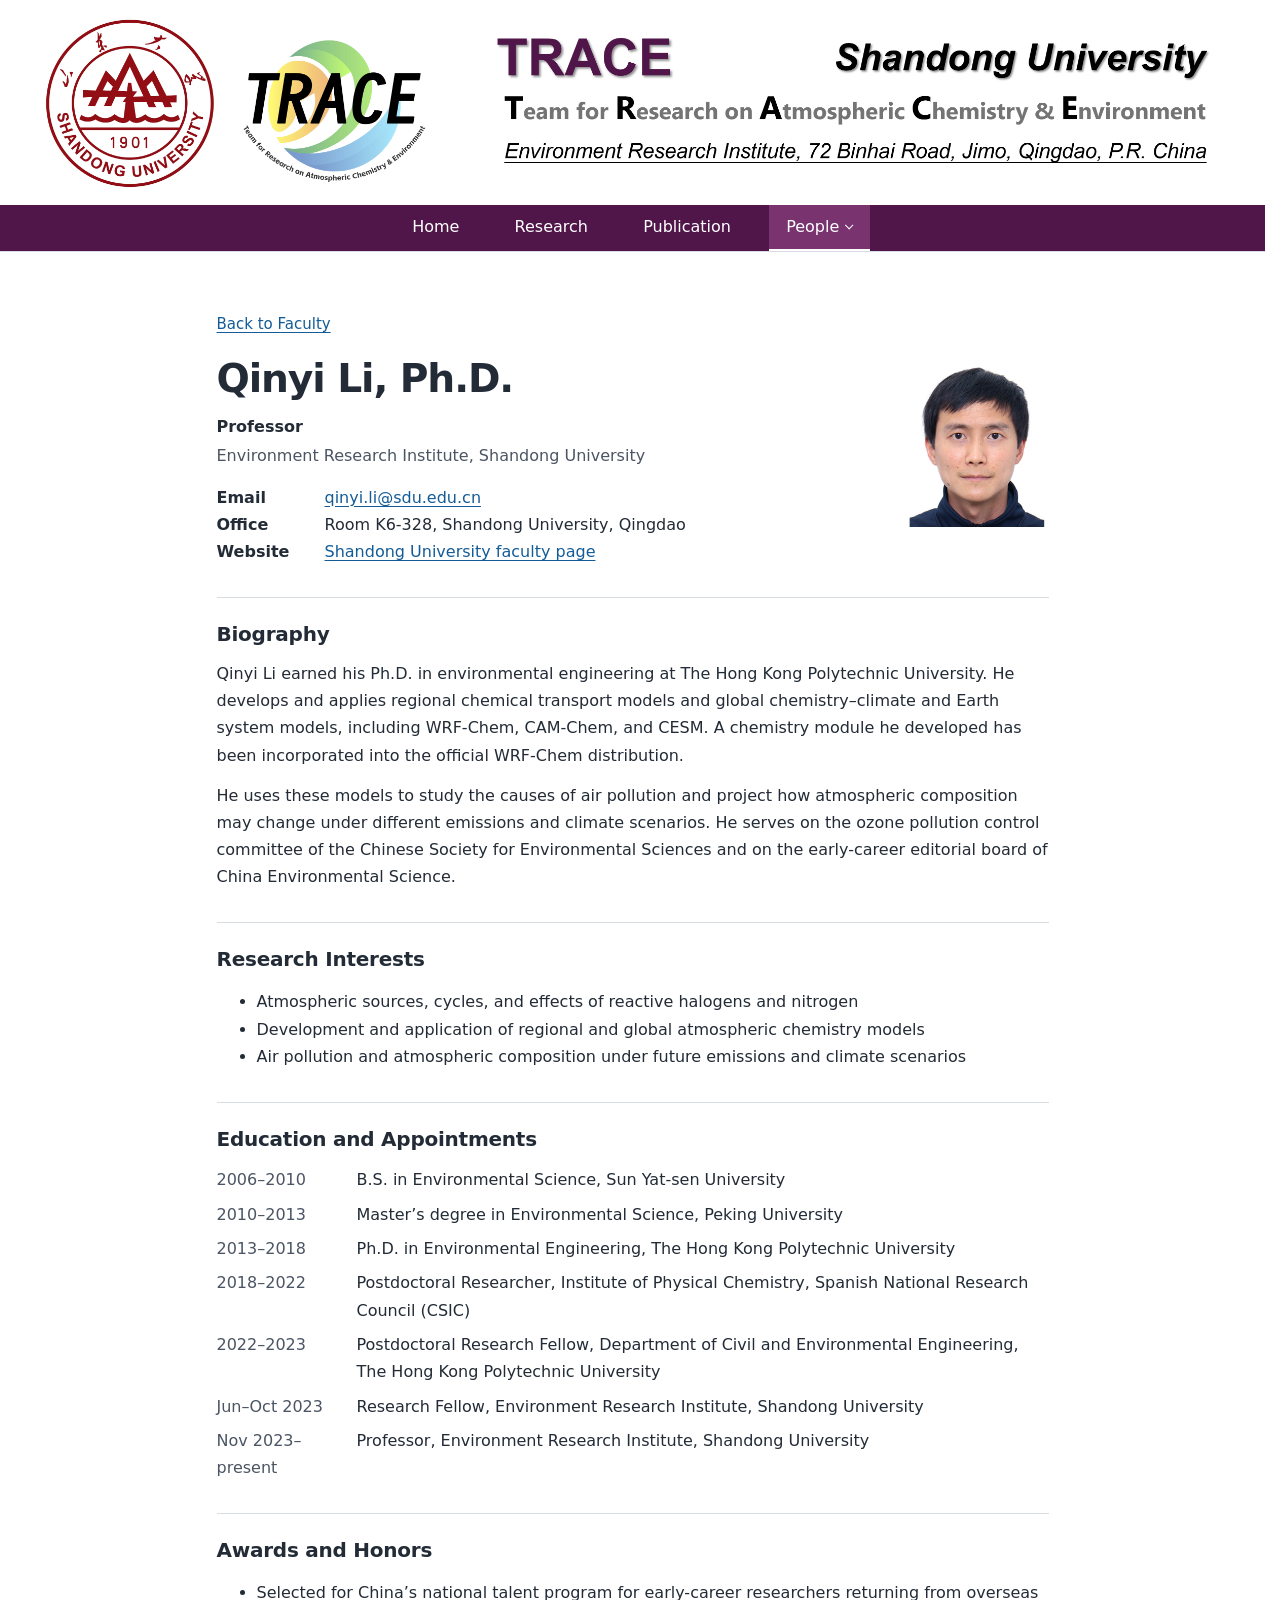
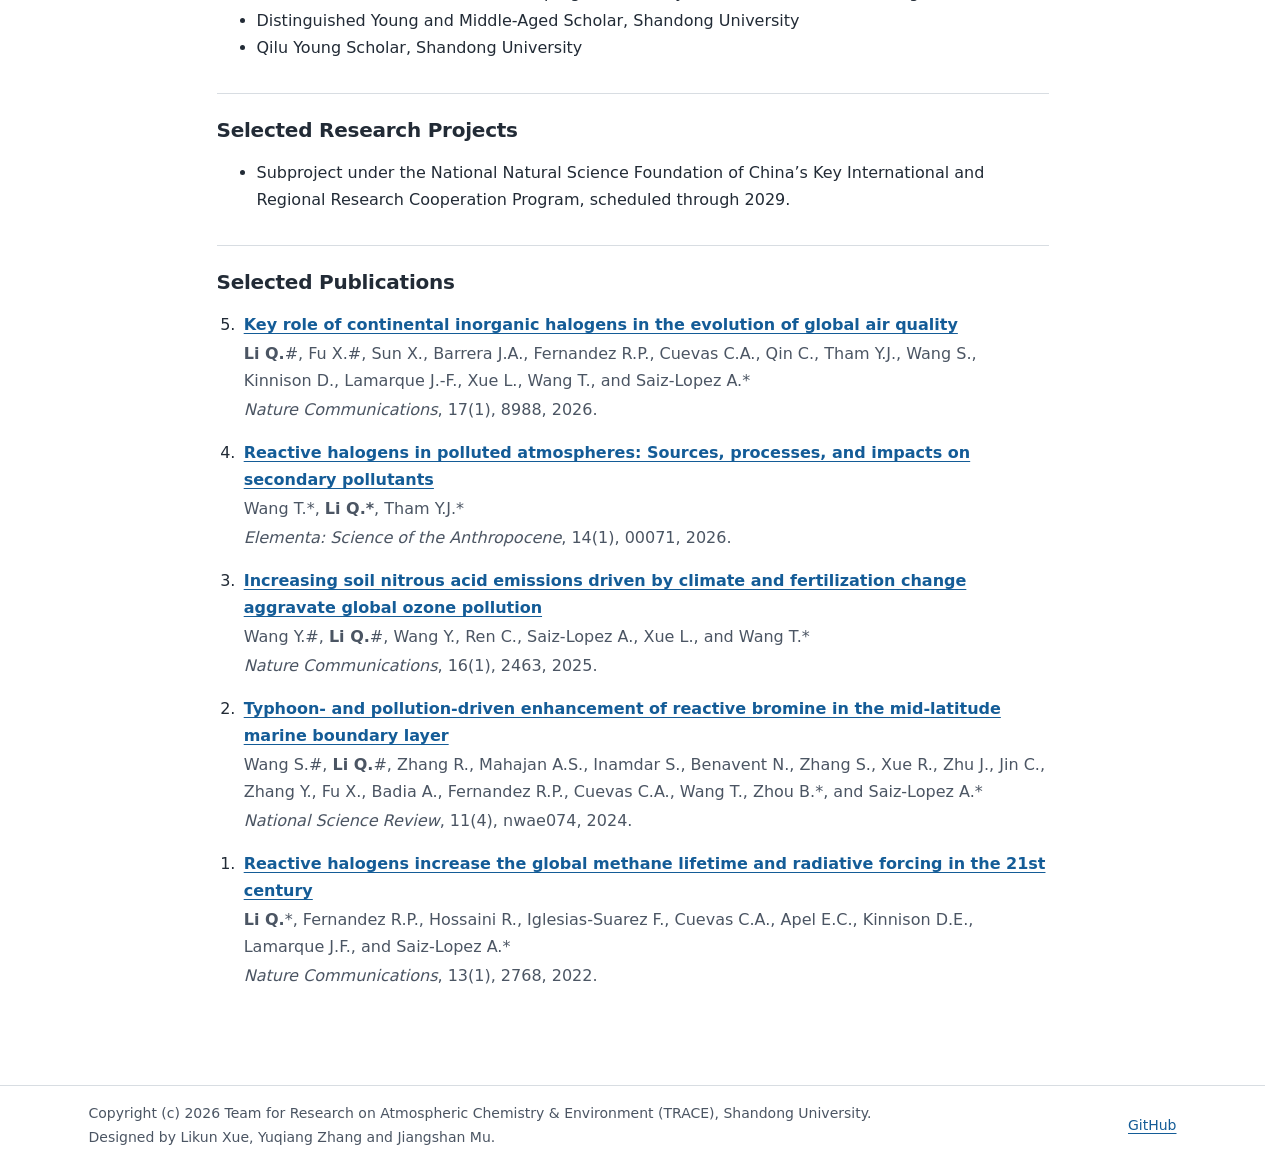
<file: people/faculty/qinyi-li/index.html>
<!doctype html>
<html lang="en">
<head>
  <meta charset="utf-8">
  <meta name="viewport" content="width=device-width, initial-scale=1">
  <meta name="description" content="Academic profile of Qinyi Li at TRACE, Shandong University.">
  <title>Qinyi Li | Faculty | TRACE</title>
  <link rel="icon" type="image/png" sizes="48x48" href="../../../favicon.png">
  <link rel="stylesheet" href="../../../assets/site.css?v=publication-years">
  <script src="../../../assets/navigation.js" defer></script>
</head>
<body>
  <a class="skip-link" href="#main">Skip to content</a>
  <header class="site-header">
    <div class="wrap masthead">
      <a class="brand" href="../../../">
        <img src="../../../assets/head.png?v=29a5ab8b" alt="TRACE at Shandong University. Team for Research on Atmospheric Chemistry &amp; Environment. Environment Research Institute, 72 Binhai Road, Jimo, Qingdao, China." width="4802" height="773">
      </a>
    </div>
    <nav class="site-nav" aria-label="Main navigation">
      <a href="../../../">Home</a>
      <a href="../../../research/">Research</a>
      <a href="../../../publication/">Publication</a>
      <details class="people-menu">
        <summary>People</summary>
        <ul>
          <li><a href="../../../people/principal-investigator/">Principal Investigator</a></li>
          <li><a href="../../../people/faculty/" aria-current="location">Faculty</a></li>
          <li><a href="../../../people/team-member/">Team Member</a></li>
          <li><a href="../../../people/alumni/">Alumni</a></li>
        </ul>
      </details>
    </nav>
  </header>

  <main id="main" class="wrap">
    <article class="profile-content">
      <p class="profile-parent"><a href="../">Back to Faculty</a></p>

      <header class="profile-intro">
        <div>
          <h1>Qinyi Li, Ph.D.</h1>
          <p class="profile-role">Professor</p>
          <p class="profile-affiliation">Environment Research Institute, Shandong University</p>
          <dl class="profile-contact">
            <div><dt>Email</dt><dd><a href="mailto:qinyi.li@sdu.edu.cn">qinyi.li@sdu.edu.cn</a></dd></div>
            <div><dt>Office</dt><dd>Room K6-328, Shandong University, Qingdao</dd></div>
            <div><dt>Website</dt><dd><a href="https://faculty.sdu.edu.cn/liqinyi/zh_CN/index.htm" hreflang="zh-CN">Shandong University faculty page</a></dd></div>
          </dl>
        </div>
        <img class="profile-portrait" src="../../../assets/faculty/qinyi-li.png" alt="Portrait of Qinyi Li" width="248" height="298">
      </header>

      <section class="profile-section" id="biography" aria-labelledby="biography-title">
        <h2 id="biography-title">Biography</h2>
        <p>Qinyi Li earned his Ph.D. in environmental engineering at The Hong Kong Polytechnic University. He develops and applies regional chemical transport models and global chemistry–climate and Earth system models, including WRF-Chem, CAM-Chem, and CESM. A chemistry module he developed has been incorporated into the official WRF-Chem distribution.</p>
        <p>He uses these models to study the causes of air pollution and project how atmospheric composition may change under different emissions and climate scenarios. He serves on the ozone pollution control committee of the Chinese Society for Environmental Sciences and on the early-career editorial board of China Environmental Science.</p>
      </section>

      <section class="profile-section" id="research-interests" aria-labelledby="research-interests-title">
        <h2 id="research-interests-title">Research Interests</h2>
        <ul>
          <li>Atmospheric sources, cycles, and effects of reactive halogens and nitrogen</li>
          <li>Development and application of regional and global atmospheric chemistry models</li>
          <li>Air pollution and atmospheric composition under future emissions and climate scenarios</li>
        </ul>
      </section>

      <section class="profile-section" id="education-and-appointments" aria-labelledby="education-title">
        <h2 id="education-title">Education and Appointments</h2>
        <dl class="profile-records">
          <div><dt>2006–2010</dt><dd>B.S. in Environmental Science, Sun Yat-sen University</dd></div>
          <div><dt>2010–2013</dt><dd>Master’s degree in Environmental Science, Peking University</dd></div>
          <div><dt>2013–2018</dt><dd>Ph.D. in Environmental Engineering, The Hong Kong Polytechnic University</dd></div>
          <div><dt>2018–2022</dt><dd>Postdoctoral Researcher, Institute of Physical Chemistry, Spanish National Research Council (CSIC)</dd></div>
          <div><dt>2022–2023</dt><dd>Postdoctoral Research Fellow, Department of Civil and Environmental Engineering, The Hong Kong Polytechnic University</dd></div>
          <div><dt>Jun–Oct 2023</dt><dd>Research Fellow, Environment Research Institute, Shandong University</dd></div>
          <div><dt>Nov 2023–present</dt><dd>Professor, Environment Research Institute, Shandong University</dd></div>
        </dl>
      </section>

      <section class="profile-section" id="awards-and-honors" aria-labelledby="awards-title">
        <h2 id="awards-title">Awards and Honors</h2>
        <ul>
          <li>Selected for China’s national talent program for early-career researchers returning from overseas</li>
          <li>Distinguished Young and Middle-Aged Scholar, Shandong University</li>
          <li>Qilu Young Scholar, Shandong University</li>
        </ul>
      </section>

      <section class="profile-section" id="selected-research-projects" aria-labelledby="selected-research-projects-title">
        <h2 id="selected-research-projects-title">Selected Research Projects</h2>
        <ul>
          <li>Subproject under the National Natural Science Foundation of China’s Key International and Regional Research Cooperation Program, scheduled through 2029.</li>
        </ul>
      </section>

      <section class="profile-section" id="selected-publications" aria-labelledby="publications-title">
        <h2 id="publications-title">Selected Publications</h2>
        <ol class="profile-publications" reversed>
          <li>
            <a class="publication-title" href="https://doi.org/10.1038/s41467-026-75932-7">Key role of continental inorganic halogens in the evolution of global air quality</a>
            <p class="publication-authors"><strong>Li Q.</strong>#, Fu X.#, Sun X., Barrera J.A., Fernandez R.P., Cuevas C.A., Qin C., Tham Y.J., Wang S., Kinnison D., Lamarque J.-F., Xue L., Wang T., and Saiz-Lopez A.*</p>
            <p><em>Nature Communications</em>, 17(1), 8988, 2026.</p>
          </li>
          <li>
            <a class="publication-title" href="https://doi.org/10.1525/elementa.2025.00071">Reactive halogens in polluted atmospheres: Sources, processes, and impacts on secondary pollutants</a>
            <p class="publication-authors">Wang T.*, <strong>Li Q.*</strong>, Tham Y.J.*</p>
            <p><em>Elementa: Science of the Anthropocene</em>, 14(1), 00071, 2026.</p>
          </li>
          <li>
            <a class="publication-title" href="https://doi.org/10.1038/s41467-025-57161-6">Increasing soil nitrous acid emissions driven by climate and fertilization change aggravate global ozone pollution</a>
            <p class="publication-authors">Wang Y.#, <strong>Li Q.</strong>#, Wang Y., Ren C., Saiz-Lopez A., Xue L., and Wang T.*</p>
            <p><em>Nature Communications</em>, 16(1), 2463, 2025.</p>
          </li>
          <li>
            <a class="publication-title" href="https://doi.org/10.1093/nsr/nwae074">Typhoon- and pollution-driven enhancement of reactive bromine in the mid-latitude marine boundary layer</a>
            <p class="publication-authors">Wang S.#, <strong>Li Q.</strong>#, Zhang R., Mahajan A.S., Inamdar S., Benavent N., Zhang S., Xue R., Zhu J., Jin C., Zhang Y., Fu X., Badia A., Fernandez R.P., Cuevas C.A., Wang T., Zhou B.*, and Saiz-Lopez A.*</p>
            <p><em>National Science Review</em>, 11(4), nwae074, 2024.</p>
          </li>
          <li>
            <a class="publication-title" href="https://doi.org/10.1038/s41467-022-30456-8">Reactive halogens increase the global methane lifetime and radiative forcing in the 21st century</a>
            <p class="publication-authors"><strong>Li Q.</strong>*, Fernandez R.P., Hossaini R., Iglesias-Suarez F., Cuevas C.A., Apel E.C., Kinnison D.E., Lamarque J.F., and Saiz-Lopez A.*</p>
            <p><em>Nature Communications</em>, 13(1), 2768, 2022.</p>
          </li>
        </ol>
      </section>
    </article>
  </main>

  <footer class="site-footer">
    <div class="wrap footer-inner">
      <span>Copyright (c) 2026 Team for Research on Atmospheric Chemistry &amp; Environment (TRACE), Shandong University.<br>
        Designed by Likun Xue, Yuqiang Zhang and Jiangshan Mu.</span>
      <a href="https://github.com/Trace-sdu/trace-sdu.github.io">GitHub</a>
    </div>
  </footer>
</body>
</html>
</file>
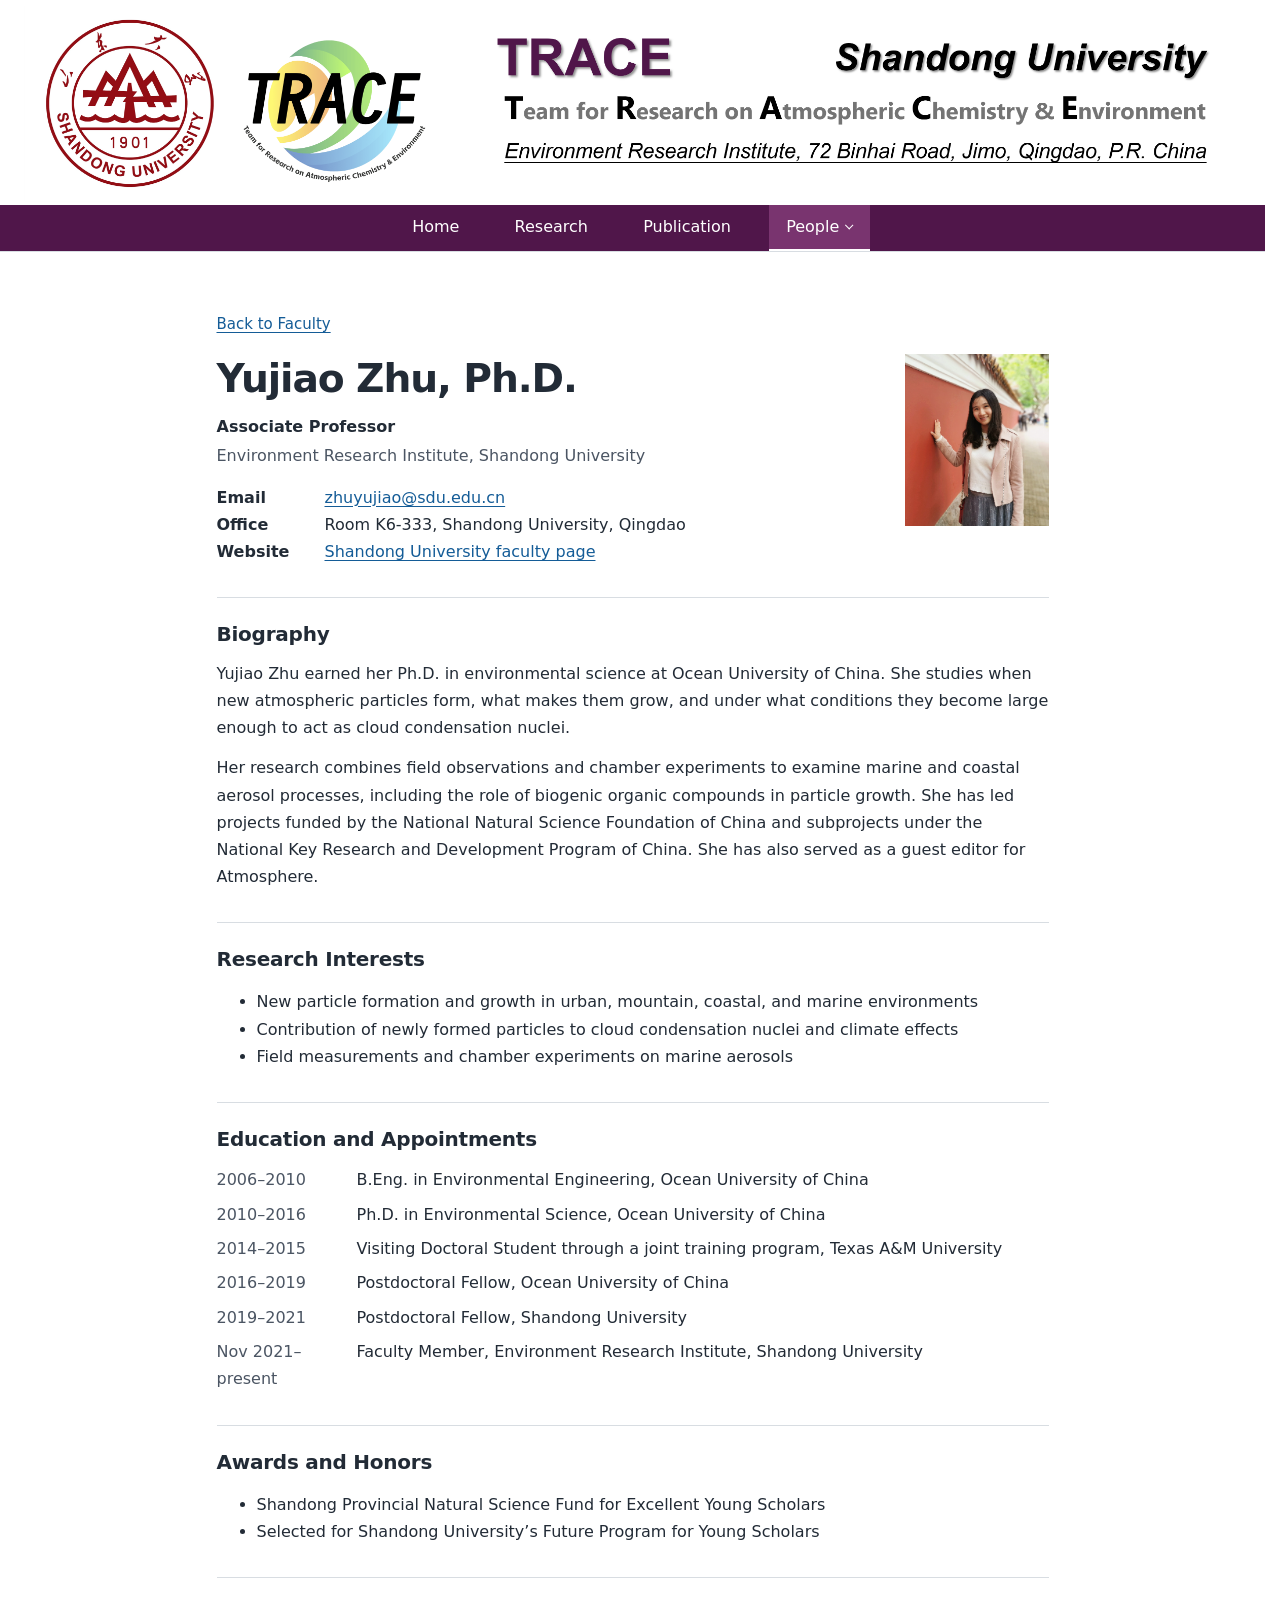
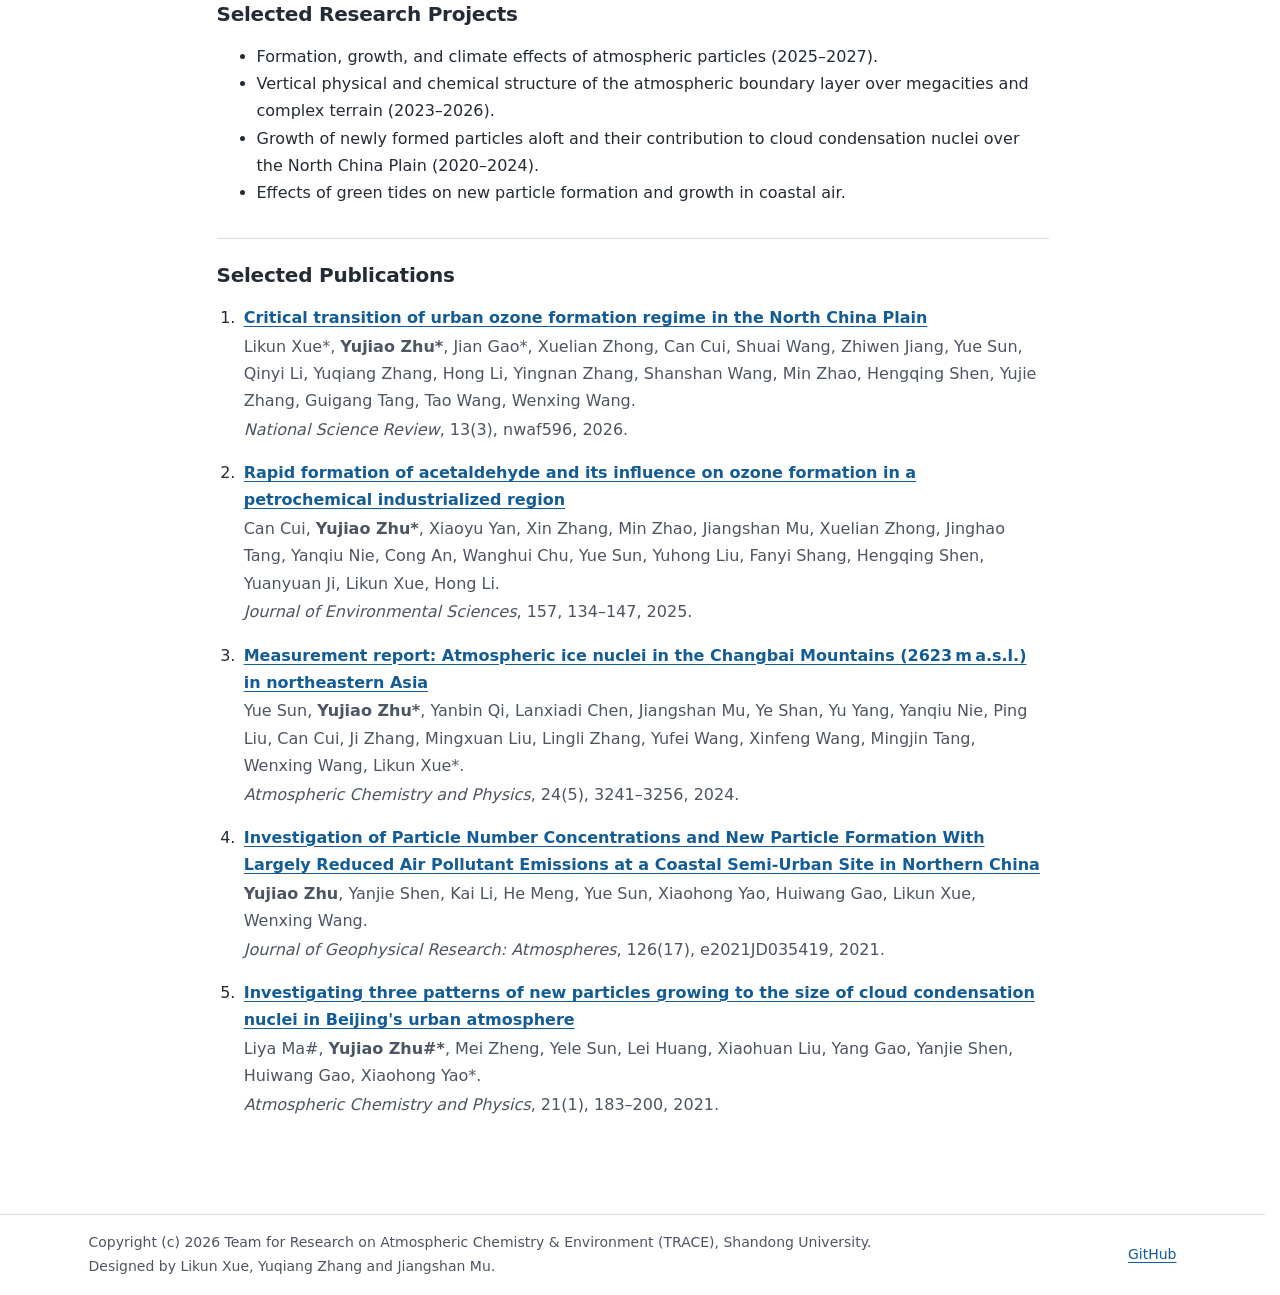
<file: people/faculty/yujiao-zhu/index.html>
<!doctype html>
<html lang="en">
<head>
  <meta charset="utf-8">
  <meta name="viewport" content="width=device-width, initial-scale=1">
  <meta name="description" content="Academic profile of Yujiao Zhu at TRACE, Shandong University.">
  <title>Yujiao Zhu | Faculty | TRACE</title>
  <link rel="icon" type="image/png" sizes="48x48" href="../../../favicon.png">
  <link rel="stylesheet" href="../../../assets/site.css?v=publication-years">
  <script src="../../../assets/navigation.js" defer></script>
</head>
<body>
  <a class="skip-link" href="#main">Skip to content</a>
  <header class="site-header">
    <div class="wrap masthead">
      <a class="brand" href="../../../">
        <img src="../../../assets/head.png?v=29a5ab8b" alt="TRACE at Shandong University. Team for Research on Atmospheric Chemistry &amp; Environment. Environment Research Institute, 72 Binhai Road, Jimo, Qingdao, China." width="4802" height="773">
      </a>
    </div>
    <nav class="site-nav" aria-label="Main navigation">
      <a href="../../../">Home</a>
      <a href="../../../research/">Research</a>
      <a href="../../../publication/">Publication</a>
      <details class="people-menu">
        <summary>People</summary>
        <ul>
          <li><a href="../../../people/principal-investigator/">Principal Investigator</a></li>
          <li><a href="../../../people/faculty/" aria-current="location">Faculty</a></li>
          <li><a href="../../../people/team-member/">Team Member</a></li>
          <li><a href="../../../people/alumni/">Alumni</a></li>
        </ul>
      </details>
    </nav>
  </header>

  <main id="main" class="wrap">
    <article class="profile-content">
      <p class="profile-parent"><a href="../">Back to Faculty</a></p>

      <header class="profile-intro">
        <div>
          <h1>Yujiao Zhu, Ph.D.</h1>
          <p class="profile-role">Associate Professor</p>
          <p class="profile-affiliation">Environment Research Institute, Shandong University</p>
          <dl class="profile-contact">
            <div><dt>Email</dt><dd><a href="mailto:zhuyujiao@sdu.edu.cn">zhuyujiao@sdu.edu.cn</a></dd></div>
            <div><dt>Office</dt><dd>Room K6-333, Shandong University, Qingdao</dd></div>
            <div><dt>Website</dt><dd><a href="https://faculty.sdu.edu.cn/~meqUna/zh_CN/index.htm" hreflang="zh-CN">Shandong University faculty page</a></dd></div>
          </dl>
        </div>
        <img class="profile-portrait" src="../../../assets/faculty/yujiao-zhu.png" alt="Portrait of Yujiao Zhu" width="248" height="297">
      </header>

      <section class="profile-section" id="biography" aria-labelledby="biography-title">
        <h2 id="biography-title">Biography</h2>
        <p>Yujiao Zhu earned her Ph.D. in environmental science at Ocean University of China. She studies when new atmospheric particles form, what makes them grow, and under what conditions they become large enough to act as cloud condensation nuclei.</p>
        <p>Her research combines field observations and chamber experiments to examine marine and coastal aerosol processes, including the role of biogenic organic compounds in particle growth. She has led projects funded by the National Natural Science Foundation of China and subprojects under the National Key Research and Development Program of China. She has also served as a guest editor for Atmosphere.</p>
      </section>

      <section class="profile-section" id="research-interests" aria-labelledby="research-interests-title">
        <h2 id="research-interests-title">Research Interests</h2>
        <ul>
          <li>New particle formation and growth in urban, mountain, coastal, and marine environments</li>
          <li>Contribution of newly formed particles to cloud condensation nuclei and climate effects</li>
          <li>Field measurements and chamber experiments on marine aerosols</li>
        </ul>
      </section>

      <section class="profile-section" id="education-and-appointments" aria-labelledby="education-title">
        <h2 id="education-title">Education and Appointments</h2>
        <dl class="profile-records">
          <div><dt>2006–2010</dt><dd>B.Eng. in Environmental Engineering, Ocean University of China</dd></div>
          <div><dt>2010–2016</dt><dd>Ph.D. in Environmental Science, Ocean University of China</dd></div>
          <div><dt>2014–2015</dt><dd>Visiting Doctoral Student through a joint training program, Texas A&amp;M University</dd></div>
          <div><dt>2016–2019</dt><dd>Postdoctoral Fellow, Ocean University of China</dd></div>
          <div><dt>2019–2021</dt><dd>Postdoctoral Fellow, Shandong University</dd></div>
          <div><dt>Nov 2021–present</dt><dd>Faculty Member, Environment Research Institute, Shandong University</dd></div>
        </dl>
      </section>

      <section class="profile-section" id="awards-and-honors" aria-labelledby="awards-title">
        <h2 id="awards-title">Awards and Honors</h2>
        <ul>
          <li>Shandong Provincial Natural Science Fund for Excellent Young Scholars</li>
          <li>Selected for Shandong University’s Future Program for Young Scholars</li>
        </ul>
      </section>

      <section class="profile-section" id="selected-research-projects" aria-labelledby="selected-research-projects-title">
        <h2 id="selected-research-projects-title">Selected Research Projects</h2>
        <ul>
          <li>Formation, growth, and climate effects of atmospheric particles (2025–2027).</li>
          <li>Vertical physical and chemical structure of the atmospheric boundary layer over megacities and complex terrain (2023–2026).</li>
          <li>Growth of newly formed particles aloft and their contribution to cloud condensation nuclei over the North China Plain (2020–2024).</li>
          <li>Effects of green tides on new particle formation and growth in coastal air.</li>
        </ul>
      </section>

      <section class="profile-section" id="selected-publications" aria-labelledby="publications-title">
        <h2 id="publications-title">Selected Publications</h2>
        <ol class="profile-publications">
          <li>
            <a class="publication-title" href="https://doi.org/10.1093/nsr/nwaf596">Critical transition of urban ozone formation regime in the North China Plain</a>
            <p class="publication-authors">Likun Xue*, <strong>Yujiao Zhu*</strong>, Jian Gao*, Xuelian Zhong, Can Cui, Shuai Wang, Zhiwen Jiang, Yue Sun, Qinyi Li, Yuqiang Zhang, Hong Li, Yingnan Zhang, Shanshan Wang, Min Zhao, Hengqing Shen, Yujie Zhang, Guigang Tang, Tao Wang, Wenxing Wang.</p>
            <p><em>National Science Review</em>, 13(3), nwaf596, 2026.</p>
          </li>
          <li>
            <a class="publication-title" href="https://doi.org/10.1016/j.jes.2025.01.027">Rapid formation of acetaldehyde and its influence on ozone formation in a petrochemical industrialized region</a>
            <p class="publication-authors">Can Cui, <strong>Yujiao Zhu*</strong>, Xiaoyu Yan, Xin Zhang, Min Zhao, Jiangshan Mu, Xuelian Zhong, Jinghao Tang, Yanqiu Nie, Cong An, Wanghui Chu, Yue Sun, Yuhong Liu, Fanyi Shang, Hengqing Shen, Yuanyuan Ji, Likun Xue, Hong Li.</p>
            <p><em>Journal of Environmental Sciences</em>, 157, 134–147, 2025.</p>
          </li>
          <li>
            <a class="publication-title" href="https://doi.org/10.5194/acp-24-3241-2024">Measurement report: Atmospheric ice nuclei in the Changbai Mountains (2623 m a.s.l.) in northeastern Asia</a>
            <p class="publication-authors">Yue Sun, <strong>Yujiao Zhu*</strong>, Yanbin Qi, Lanxiadi Chen, Jiangshan Mu, Ye Shan, Yu Yang, Yanqiu Nie, Ping Liu, Can Cui, Ji Zhang, Mingxuan Liu, Lingli Zhang, Yufei Wang, Xinfeng Wang, Mingjin Tang, Wenxing Wang, Likun Xue*.</p>
            <p><em>Atmospheric Chemistry and Physics</em>, 24(5), 3241–3256, 2024.</p>
          </li>
          <li>
            <a class="publication-title" href="https://doi.org/10.1029/2021JD035419">Investigation of Particle Number Concentrations and New Particle Formation With Largely Reduced Air Pollutant Emissions at a Coastal Semi‐Urban Site in Northern China</a>
            <p class="publication-authors"><strong>Yujiao Zhu</strong>, Yanjie Shen, Kai Li, He Meng, Yue Sun, Xiaohong Yao, Huiwang Gao, Likun Xue, Wenxing Wang.</p>
            <p><em>Journal of Geophysical Research: Atmospheres</em>, 126(17), e2021JD035419, 2021.</p>
          </li>
          <li>
            <a class="publication-title" href="https://doi.org/10.5194/acp-21-183-2021">Investigating three patterns of new particles growing to the size of cloud condensation nuclei in Beijing's urban atmosphere</a>
            <p class="publication-authors">Liya Ma#, <strong>Yujiao Zhu#*</strong>, Mei Zheng, Yele Sun, Lei Huang, Xiaohuan Liu, Yang Gao, Yanjie Shen, Huiwang Gao, Xiaohong Yao*.</p>
            <p><em>Atmospheric Chemistry and Physics</em>, 21(1), 183–200, 2021.</p>
          </li>
        </ol>
      </section>
    </article>
  </main>

  <footer class="site-footer">
    <div class="wrap footer-inner">
      <span>Copyright (c) 2026 Team for Research on Atmospheric Chemistry &amp; Environment (TRACE), Shandong University.<br>
        Designed by Likun Xue, Yuqiang Zhang and Jiangshan Mu.</span>
      <a href="https://github.com/Trace-sdu/trace-sdu.github.io">GitHub</a>
    </div>
  </footer>
</body>
</html>
</file>
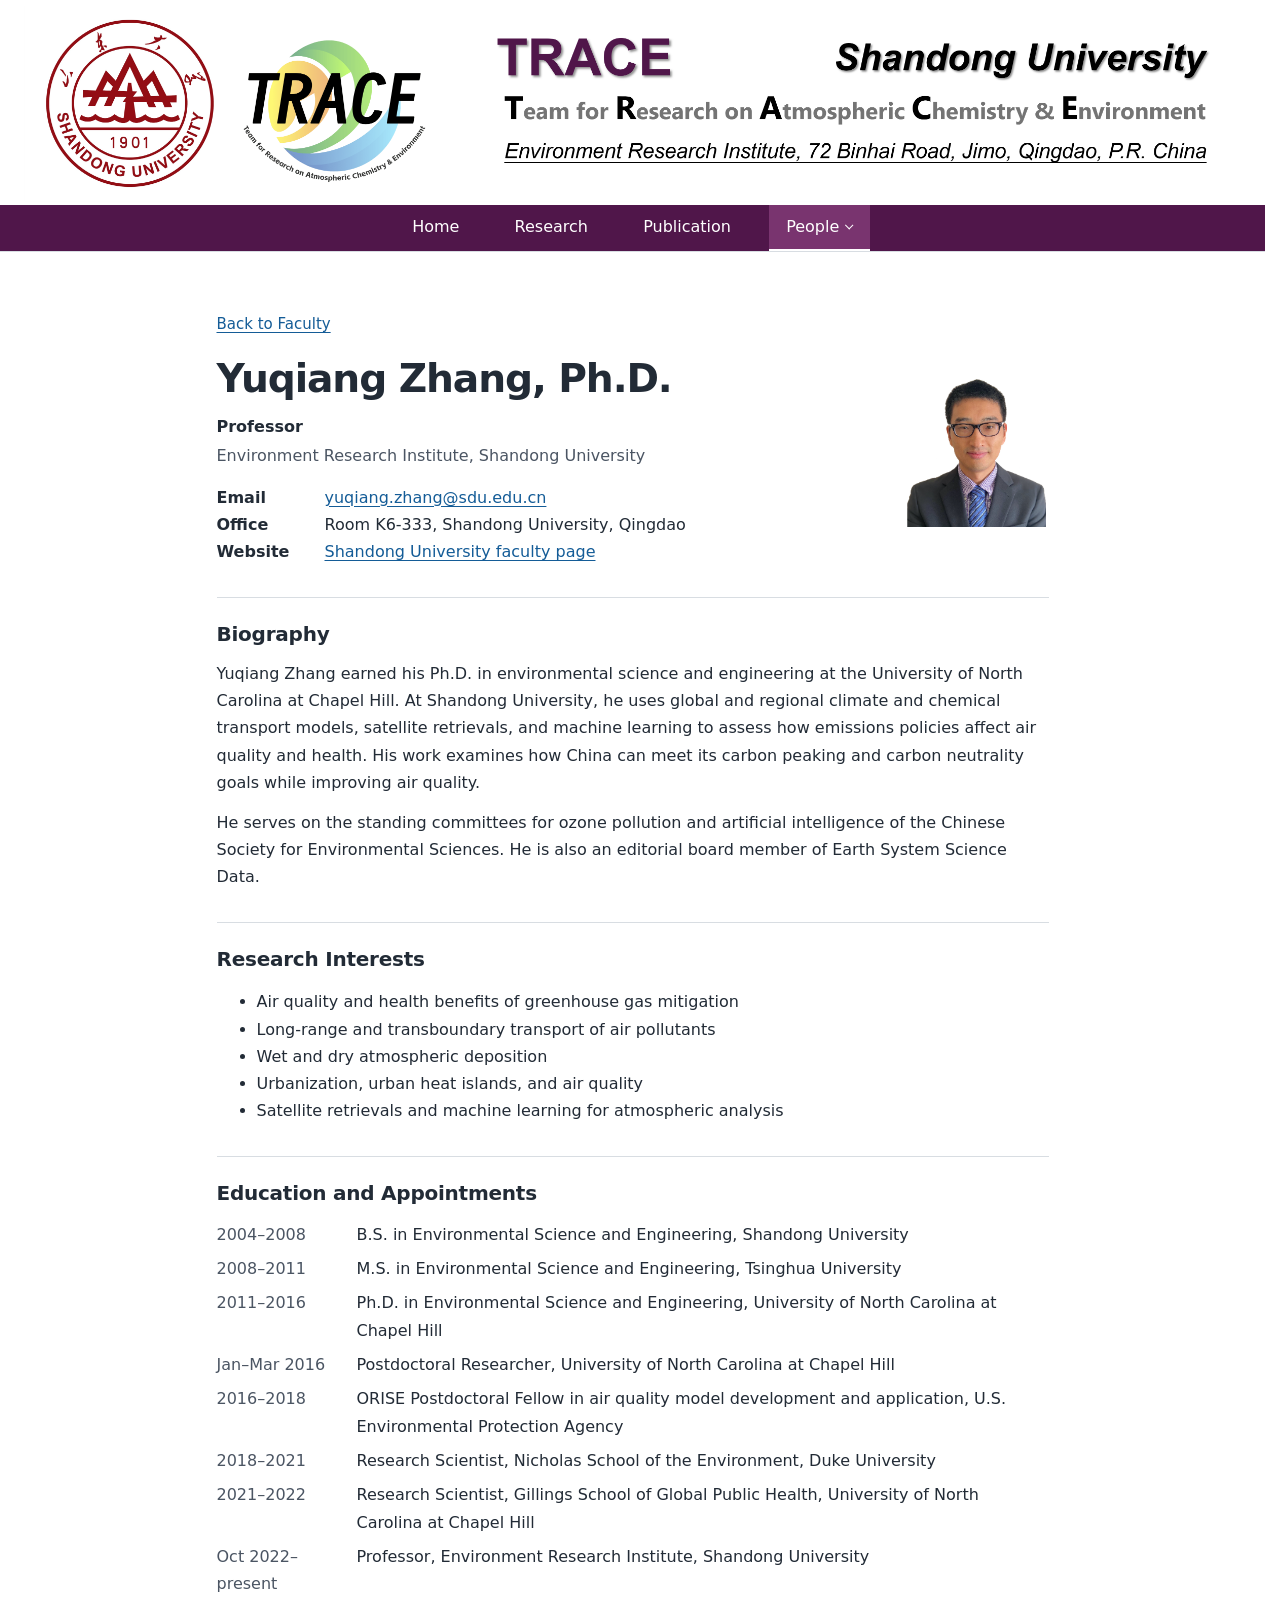
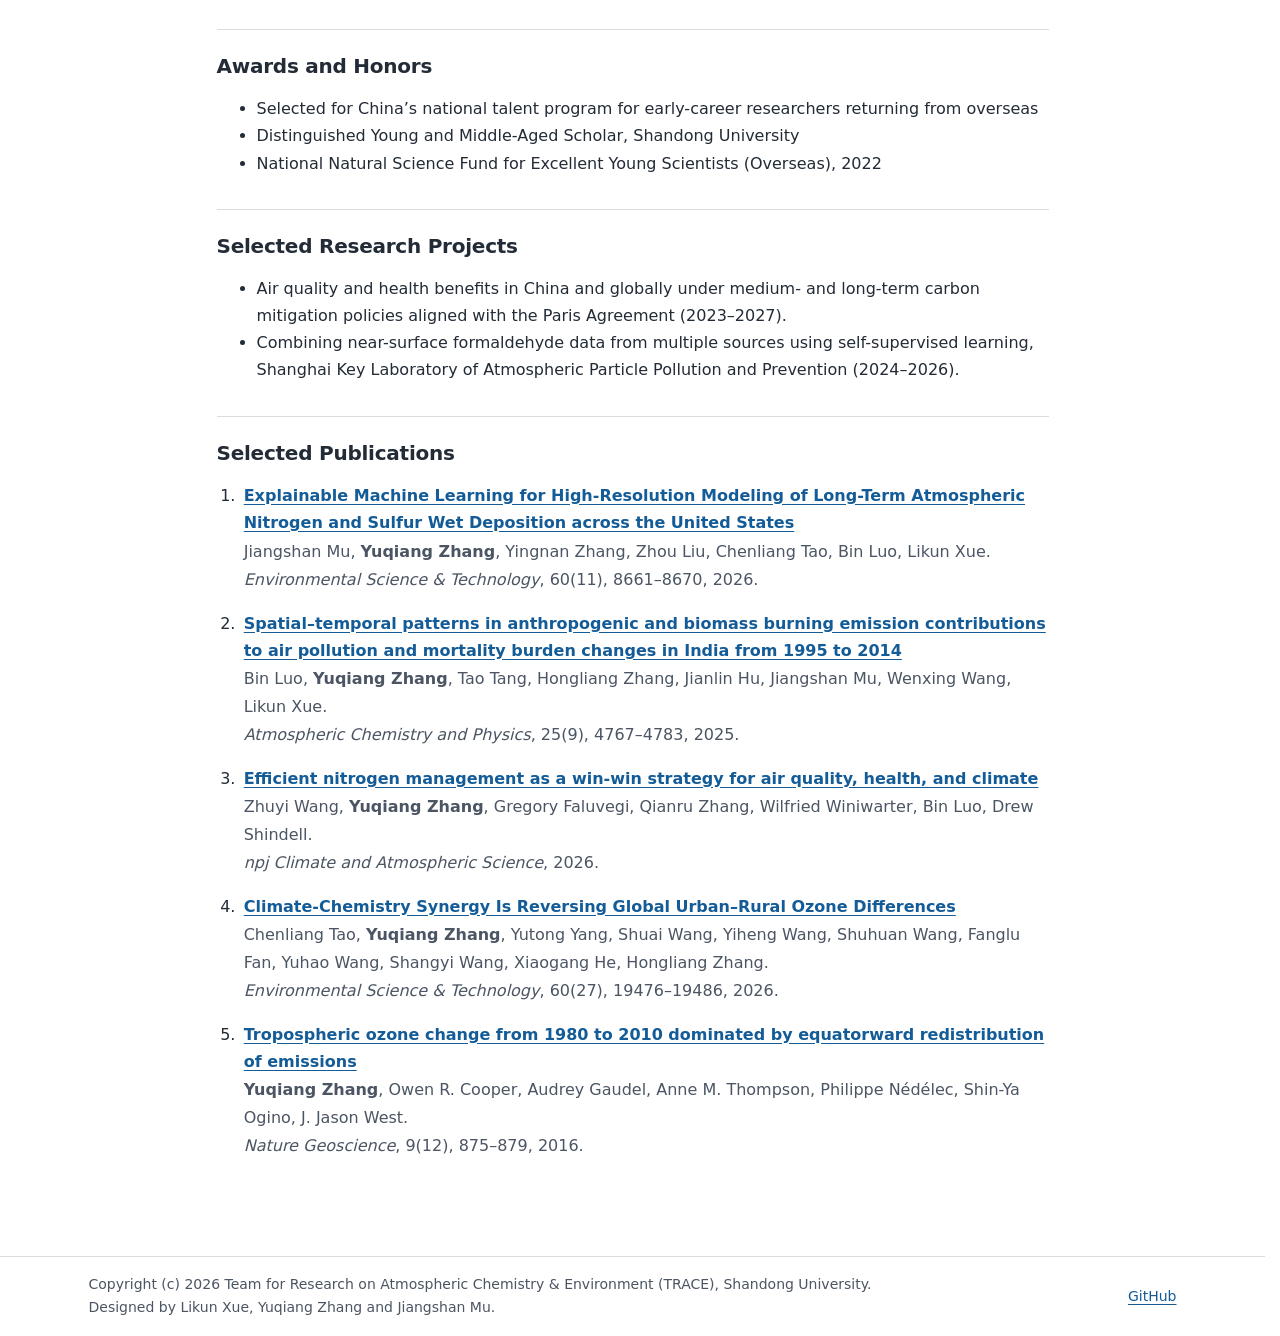
<file: people/faculty/yuqiang-zhang/index.html>
<!doctype html>
<html lang="en">
<head>
  <meta charset="utf-8">
  <meta name="viewport" content="width=device-width, initial-scale=1">
  <meta name="description" content="Academic profile of Yuqiang Zhang at TRACE, Shandong University.">
  <title>Yuqiang Zhang | Faculty | TRACE</title>
  <link rel="icon" type="image/png" sizes="48x48" href="../../../favicon.png">
  <link rel="stylesheet" href="../../../assets/site.css?v=publication-years">
  <script src="../../../assets/navigation.js" defer></script>
</head>
<body>
  <a class="skip-link" href="#main">Skip to content</a>
  <header class="site-header">
    <div class="wrap masthead">
      <a class="brand" href="../../../">
        <img src="../../../assets/head.png?v=29a5ab8b" alt="TRACE at Shandong University. Team for Research on Atmospheric Chemistry &amp; Environment. Environment Research Institute, 72 Binhai Road, Jimo, Qingdao, China." width="4802" height="773">
      </a>
    </div>
    <nav class="site-nav" aria-label="Main navigation">
      <a href="../../../">Home</a>
      <a href="../../../research/">Research</a>
      <a href="../../../publication/">Publication</a>
      <details class="people-menu">
        <summary>People</summary>
        <ul>
          <li><a href="../../../people/principal-investigator/">Principal Investigator</a></li>
          <li><a href="../../../people/faculty/" aria-current="location">Faculty</a></li>
          <li><a href="../../../people/team-member/">Team Member</a></li>
          <li><a href="../../../people/alumni/">Alumni</a></li>
        </ul>
      </details>
    </nav>
  </header>

  <main id="main" class="wrap">
    <article class="profile-content">
      <p class="profile-parent"><a href="../">Back to Faculty</a></p>

      <header class="profile-intro">
        <div>
          <h1>Yuqiang Zhang, Ph.D.</h1>
          <p class="profile-role">Professor</p>
          <p class="profile-affiliation">Environment Research Institute, Shandong University</p>
          <dl class="profile-contact">
            <div><dt>Email</dt><dd><a href="mailto:yuqiang.zhang@sdu.edu.cn">yuqiang.zhang@sdu.edu.cn</a></dd></div>
            <div><dt>Office</dt><dd>Room K6-333, Shandong University, Qingdao</dd></div>
            <div><dt>Website</dt><dd><a href="https://faculty.sdu.edu.cn/~f2eaAz/zh_CN/index.htm" hreflang="zh-CN">Shandong University faculty page</a></dd></div>
          </dl>
        </div>
        <img class="profile-portrait" src="../../../assets/faculty/yuqiang-zhang.png" alt="Portrait of Yuqiang Zhang" width="248" height="298">
      </header>

      <section class="profile-section" id="biography" aria-labelledby="biography-title">
        <h2 id="biography-title">Biography</h2>
        <p>Yuqiang Zhang earned his Ph.D. in environmental science and engineering at the University of North Carolina at Chapel Hill. At Shandong University, he uses global and regional climate and chemical transport models, satellite retrievals, and machine learning to assess how emissions policies affect air quality and health. His work examines how China can meet its carbon peaking and carbon neutrality goals while improving air quality.</p>
        <p>He serves on the standing committees for ozone pollution and artificial intelligence of the Chinese Society for Environmental Sciences. He is also an editorial board member of Earth System Science Data.</p>
      </section>

      <section class="profile-section" id="research-interests" aria-labelledby="research-interests-title">
        <h2 id="research-interests-title">Research Interests</h2>
        <ul>
          <li>Air quality and health benefits of greenhouse gas mitigation</li>
          <li>Long-range and transboundary transport of air pollutants</li>
          <li>Wet and dry atmospheric deposition</li>
          <li>Urbanization, urban heat islands, and air quality</li>
          <li>Satellite retrievals and machine learning for atmospheric analysis</li>
        </ul>
      </section>

      <section class="profile-section" id="education-and-appointments" aria-labelledby="education-title">
        <h2 id="education-title">Education and Appointments</h2>
        <dl class="profile-records">
          <div><dt>2004–2008</dt><dd>B.S. in Environmental Science and Engineering, Shandong University</dd></div>
          <div><dt>2008–2011</dt><dd>M.S. in Environmental Science and Engineering, Tsinghua University</dd></div>
          <div><dt>2011–2016</dt><dd>Ph.D. in Environmental Science and Engineering, University of North Carolina at Chapel Hill</dd></div>
          <div><dt>Jan–Mar 2016</dt><dd>Postdoctoral Researcher, University of North Carolina at Chapel Hill</dd></div>
          <div><dt>2016–2018</dt><dd>ORISE Postdoctoral Fellow in air quality model development and application, U.S. Environmental Protection Agency</dd></div>
          <div><dt>2018–2021</dt><dd>Research Scientist, Nicholas School of the Environment, Duke University</dd></div>
          <div><dt>2021–2022</dt><dd>Research Scientist, Gillings School of Global Public Health, University of North Carolina at Chapel Hill</dd></div>
          <div><dt>Oct 2022–present</dt><dd>Professor, Environment Research Institute, Shandong University</dd></div>
        </dl>
      </section>

      <section class="profile-section" id="awards-and-honors" aria-labelledby="awards-title">
        <h2 id="awards-title">Awards and Honors</h2>
        <ul>
          <li>Selected for China’s national talent program for early-career researchers returning from overseas</li>
          <li>Distinguished Young and Middle-Aged Scholar, Shandong University</li>
          <li>National Natural Science Fund for Excellent Young Scientists (Overseas), 2022</li>
        </ul>
      </section>

      <section class="profile-section" id="selected-research-projects" aria-labelledby="selected-research-projects-title">
        <h2 id="selected-research-projects-title">Selected Research Projects</h2>
        <ul>
          <li>Air quality and health benefits in China and globally under medium- and long-term carbon mitigation policies aligned with the Paris Agreement (2023–2027).</li>
          <li>Combining near-surface formaldehyde data from multiple sources using self-supervised learning, Shanghai Key Laboratory of Atmospheric Particle Pollution and Prevention (2024–2026).</li>
        </ul>
      </section>

      <section class="profile-section" id="selected-publications" aria-labelledby="publications-title">
        <h2 id="publications-title">Selected Publications</h2>
        <ol class="profile-publications">
          <li>
            <a class="publication-title" href="https://doi.org/10.1021/acs.est.5c17006">Explainable Machine Learning for High-Resolution Modeling of Long-Term Atmospheric Nitrogen and Sulfur Wet Deposition across the United States</a>
            <p class="publication-authors">Jiangshan Mu, <strong>Yuqiang Zhang</strong>, Yingnan Zhang, Zhou Liu, Chenliang Tao, Bin Luo, Likun Xue.</p>
            <p><em>Environmental Science &amp; Technology</em>, 60(11), 8661–8670, 2026.</p>
          </li>
          <li>
            <a class="publication-title" href="https://doi.org/10.5194/acp-25-4767-2025">Spatial–temporal patterns in anthropogenic and biomass burning emission contributions to air pollution and mortality burden changes in India from 1995 to 2014</a>
            <p class="publication-authors">Bin Luo, <strong>Yuqiang Zhang</strong>, Tao Tang, Hongliang Zhang, Jianlin Hu, Jiangshan Mu, Wenxing Wang, Likun Xue.</p>
            <p><em>Atmospheric Chemistry and Physics</em>, 25(9), 4767–4783, 2025.</p>
          </li>
          <li>
            <a class="publication-title" href="https://doi.org/10.1038/s41612-026-01511-8">Efficient nitrogen management as a win-win strategy for air quality, health, and climate</a>
            <p class="publication-authors">Zhuyi Wang, <strong>Yuqiang Zhang</strong>, Gregory Faluvegi, Qianru Zhang, Wilfried Winiwarter, Bin Luo, Drew Shindell.</p>
            <p><em>npj Climate and Atmospheric Science</em>, 2026.</p>
          </li>
          <li>
            <a class="publication-title" href="https://doi.org/10.1021/acs.est.6c07924">Climate-Chemistry Synergy Is Reversing Global Urban–Rural Ozone Differences</a>
            <p class="publication-authors">Chenliang Tao, <strong>Yuqiang Zhang</strong>, Yutong Yang, Shuai Wang, Yiheng Wang, Shuhuan Wang, Fanglu Fan, Yuhao Wang, Shangyi Wang, Xiaogang He, Hongliang Zhang.</p>
            <p><em>Environmental Science &amp; Technology</em>, 60(27), 19476–19486, 2026.</p>
          </li>
          <li>
            <a class="publication-title" href="https://doi.org/10.1038/ngeo2827">Tropospheric ozone change from 1980 to 2010 dominated by equatorward redistribution of emissions</a>
            <p class="publication-authors"><strong>Yuqiang Zhang</strong>, Owen R. Cooper, Audrey Gaudel, Anne M. Thompson, Philippe Nédélec, Shin-Ya Ogino, J. Jason West.</p>
            <p><em>Nature Geoscience</em>, 9(12), 875–879, 2016.</p>
          </li>
        </ol>
      </section>
    </article>
  </main>

  <footer class="site-footer">
    <div class="wrap footer-inner">
      <span>Copyright (c) 2026 Team for Research on Atmospheric Chemistry &amp; Environment (TRACE), Shandong University.<br>
        Designed by Likun Xue, Yuqiang Zhang and Jiangshan Mu.</span>
      <a href="https://github.com/Trace-sdu/trace-sdu.github.io">GitHub</a>
    </div>
  </footer>
</body>
</html>
</file>
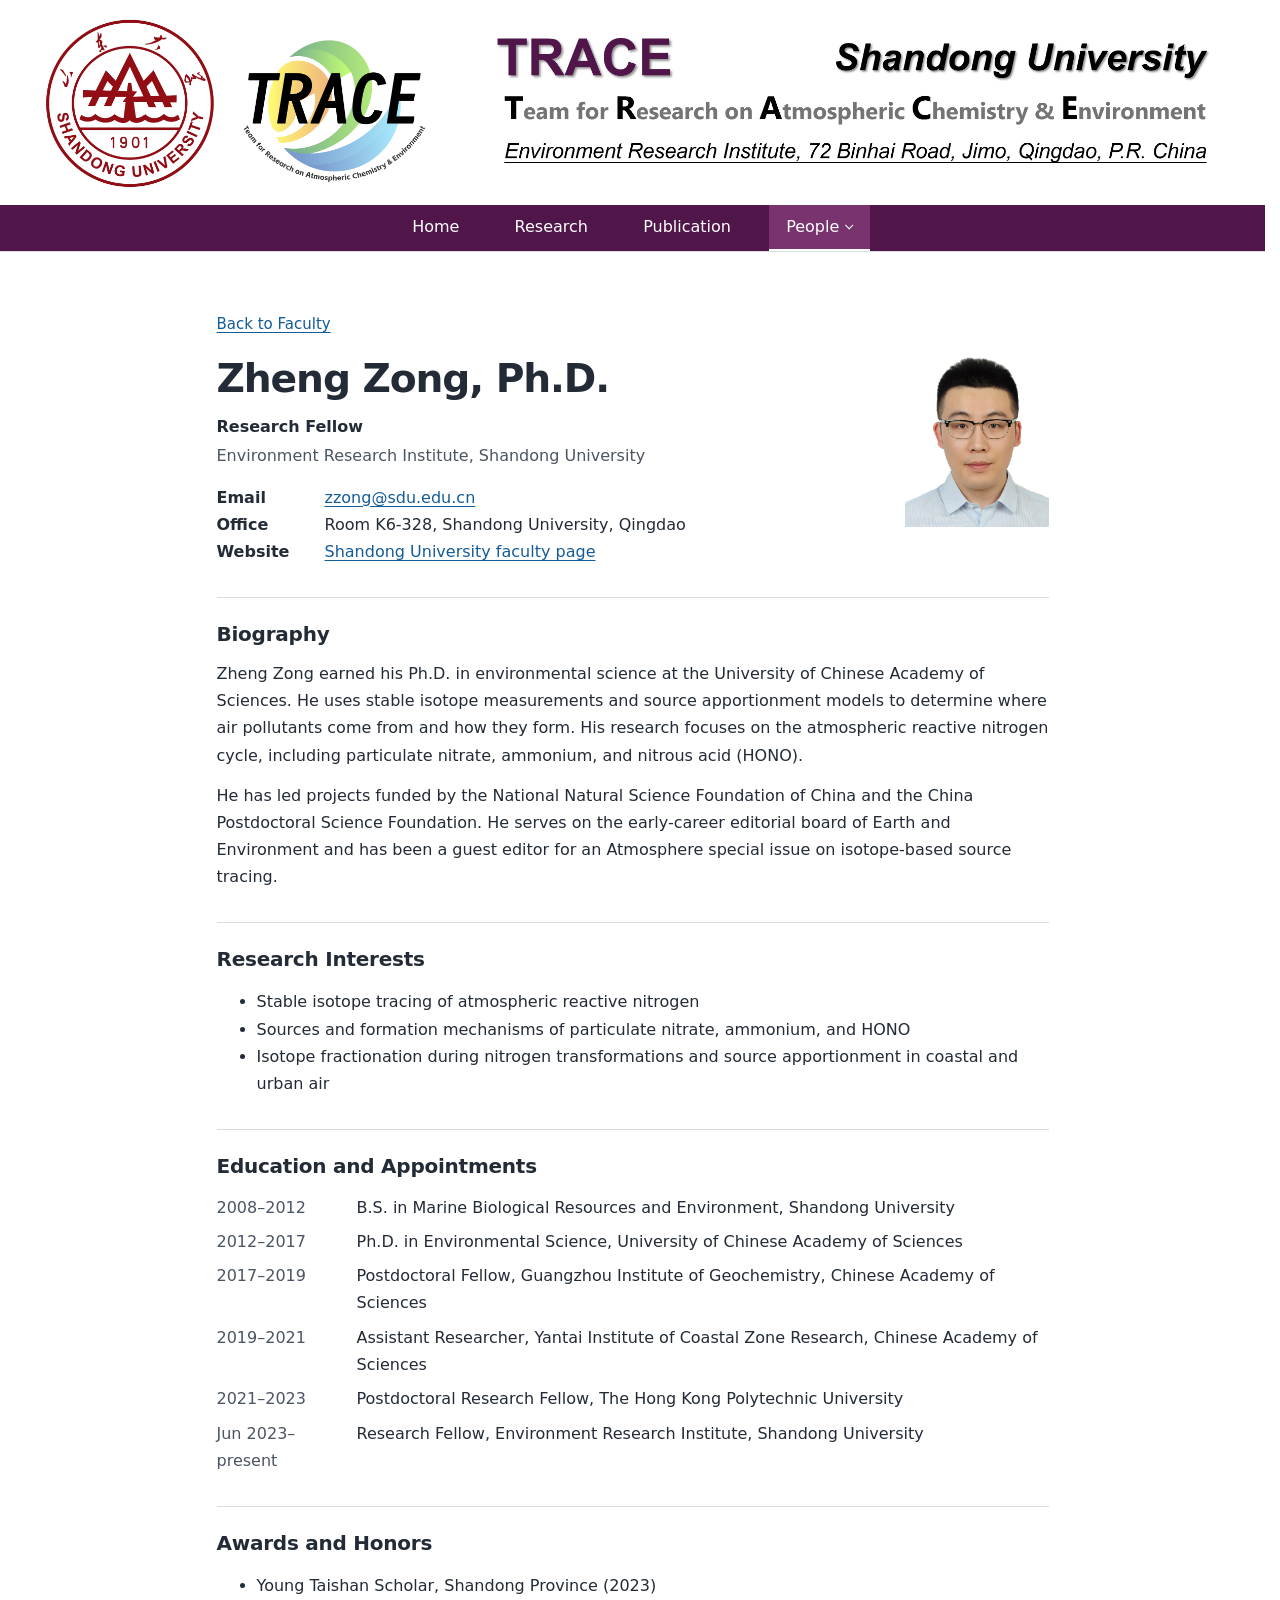
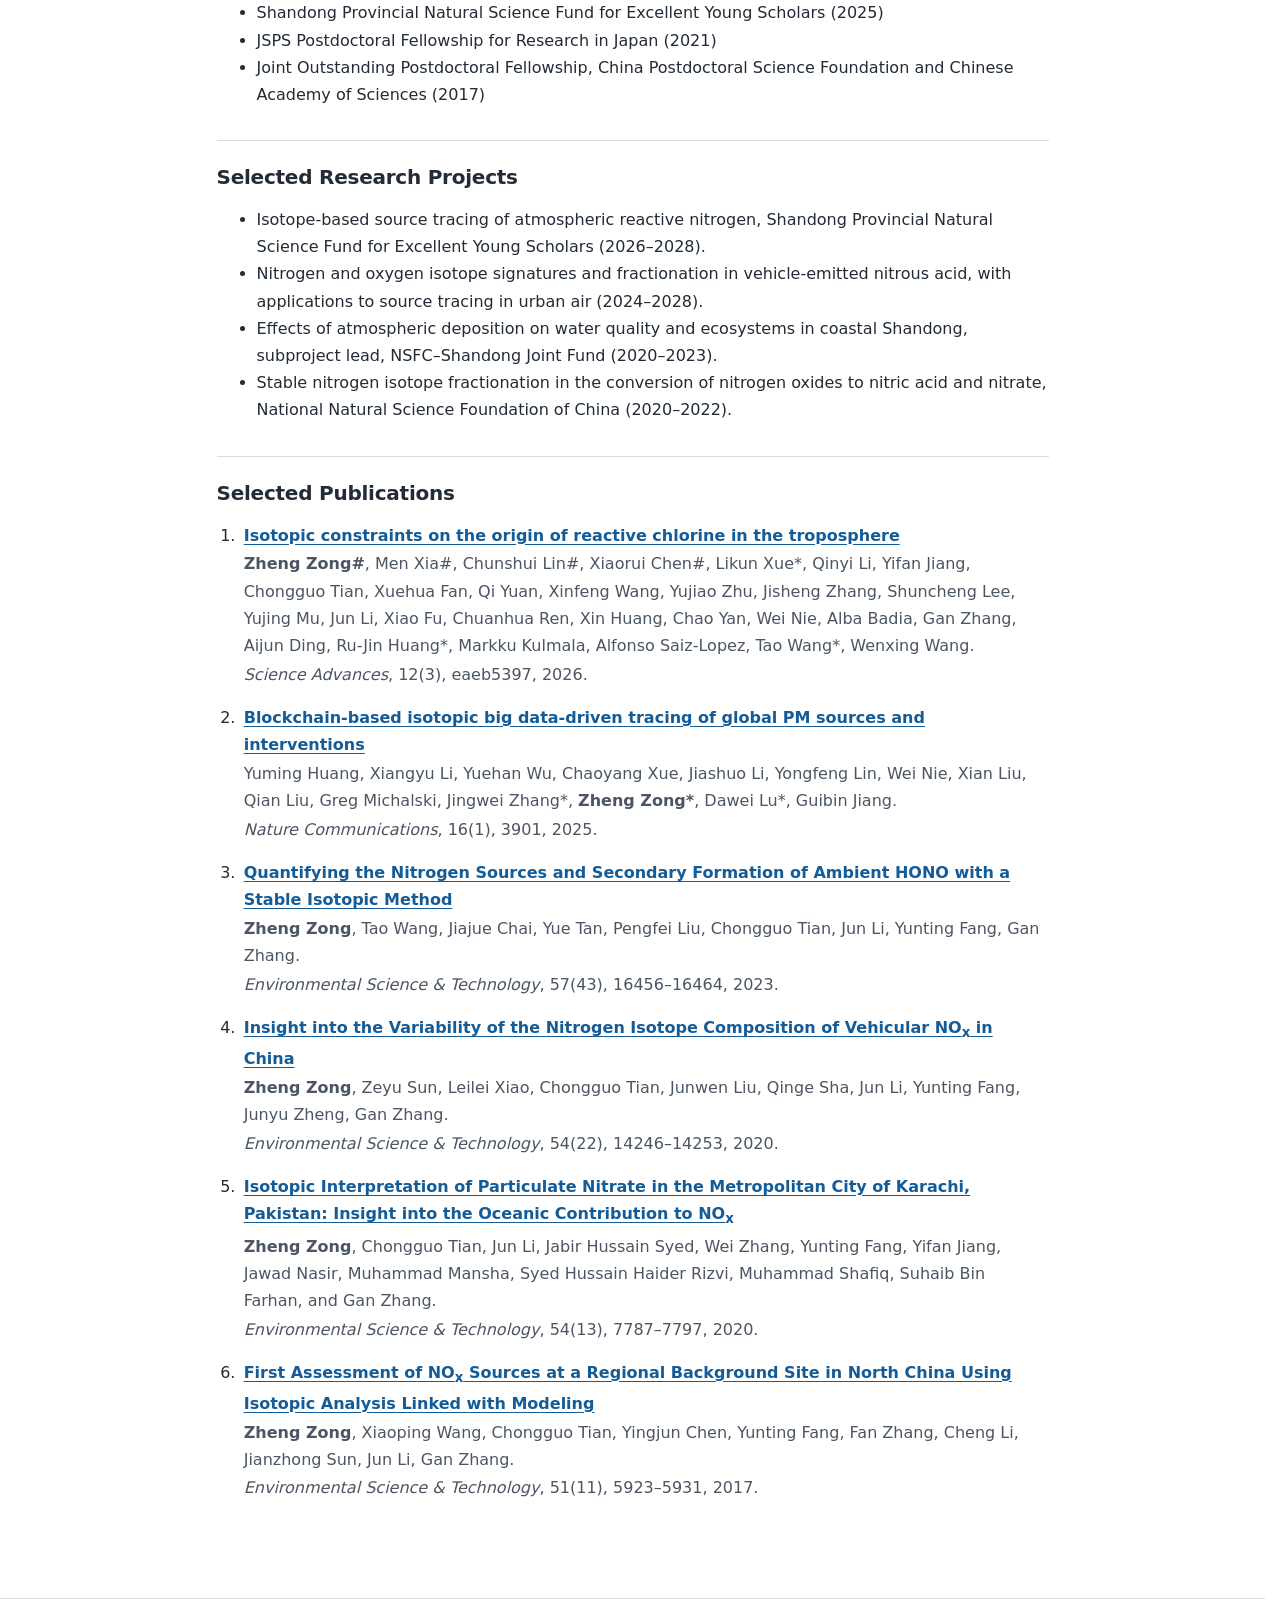
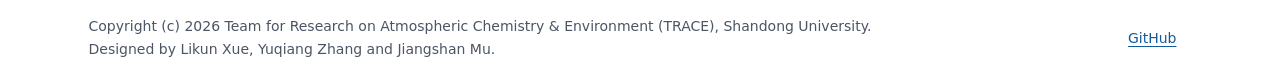
<file: people/faculty/zheng-zong/index.html>
<!doctype html>
<html lang="en">
<head>
  <meta charset="utf-8">
  <meta name="viewport" content="width=device-width, initial-scale=1">
  <meta name="description" content="Academic profile of Zheng Zong at TRACE, Shandong University.">
  <title>Zheng Zong | Faculty | TRACE</title>
  <link rel="icon" type="image/png" sizes="48x48" href="../../../favicon.png">
  <link rel="stylesheet" href="../../../assets/site.css?v=publication-years">
  <script src="../../../assets/navigation.js" defer></script>
</head>
<body>
  <a class="skip-link" href="#main">Skip to content</a>
  <header class="site-header">
    <div class="wrap masthead">
      <a class="brand" href="../../../">
        <img src="../../../assets/head.png?v=29a5ab8b" alt="TRACE at Shandong University. Team for Research on Atmospheric Chemistry &amp; Environment. Environment Research Institute, 72 Binhai Road, Jimo, Qingdao, China." width="4802" height="773">
      </a>
    </div>
    <nav class="site-nav" aria-label="Main navigation">
      <a href="../../../">Home</a>
      <a href="../../../research/">Research</a>
      <a href="../../../publication/">Publication</a>
      <details class="people-menu">
        <summary>People</summary>
        <ul>
          <li><a href="../../../people/principal-investigator/">Principal Investigator</a></li>
          <li><a href="../../../people/faculty/" aria-current="location">Faculty</a></li>
          <li><a href="../../../people/team-member/">Team Member</a></li>
          <li><a href="../../../people/alumni/">Alumni</a></li>
        </ul>
      </details>
    </nav>
  </header>

  <main id="main" class="wrap">
    <article class="profile-content">
      <p class="profile-parent"><a href="../">Back to Faculty</a></p>

      <header class="profile-intro">
        <div>
          <h1>Zheng Zong, Ph.D.</h1>
          <p class="profile-role">Research Fellow</p>
          <p class="profile-affiliation">Environment Research Institute, Shandong University</p>
          <dl class="profile-contact">
            <div><dt>Email</dt><dd><a href="mailto:zzong@sdu.edu.cn">zzong@sdu.edu.cn</a></dd></div>
            <div><dt>Office</dt><dd>Room K6-328, Shandong University, Qingdao</dd></div>
            <div><dt>Website</dt><dd><a href="https://faculty.sdu.edu.cn/~VZVBzi/zh_CN/index.htm" hreflang="zh-CN">Shandong University faculty page</a></dd></div>
          </dl>
        </div>
        <img class="profile-portrait" src="../../../assets/faculty/zheng-zong.png" alt="Portrait of Zheng Zong" width="248" height="298">
      </header>

      <section class="profile-section" id="biography" aria-labelledby="biography-title">
        <h2 id="biography-title">Biography</h2>
        <p>Zheng Zong earned his Ph.D. in environmental science at the University of Chinese Academy of Sciences. He uses stable isotope measurements and source apportionment models to determine where air pollutants come from and how they form. His research focuses on the atmospheric reactive nitrogen cycle, including particulate nitrate, ammonium, and nitrous acid (HONO).</p>
        <p>He has led projects funded by the National Natural Science Foundation of China and the China Postdoctoral Science Foundation. He serves on the early-career editorial board of Earth and Environment and has been a guest editor for an Atmosphere special issue on isotope-based source tracing.</p>
      </section>

      <section class="profile-section" id="research-interests" aria-labelledby="research-interests-title">
        <h2 id="research-interests-title">Research Interests</h2>
        <ul>
          <li>Stable isotope tracing of atmospheric reactive nitrogen</li>
          <li>Sources and formation mechanisms of particulate nitrate, ammonium, and HONO</li>
          <li>Isotope fractionation during nitrogen transformations and source apportionment in coastal and urban air</li>
        </ul>
      </section>

      <section class="profile-section" id="education-and-appointments" aria-labelledby="education-title">
        <h2 id="education-title">Education and Appointments</h2>
        <dl class="profile-records">
          <div><dt>2008–2012</dt><dd>B.S. in Marine Biological Resources and Environment, Shandong University</dd></div>
          <div><dt>2012–2017</dt><dd>Ph.D. in Environmental Science, University of Chinese Academy of Sciences</dd></div>
          <div><dt>2017–2019</dt><dd>Postdoctoral Fellow, Guangzhou Institute of Geochemistry, Chinese Academy of Sciences</dd></div>
          <div><dt>2019–2021</dt><dd>Assistant Researcher, Yantai Institute of Coastal Zone Research, Chinese Academy of Sciences</dd></div>
          <div><dt>2021–2023</dt><dd>Postdoctoral Research Fellow, The Hong Kong Polytechnic University</dd></div>
          <div><dt>Jun 2023–present</dt><dd>Research Fellow, Environment Research Institute, Shandong University</dd></div>
        </dl>
      </section>

      <section class="profile-section" id="awards-and-honors" aria-labelledby="awards-title">
        <h2 id="awards-title">Awards and Honors</h2>
        <ul>
          <li>Young Taishan Scholar, Shandong Province (2023)</li>
          <li>Shandong Provincial Natural Science Fund for Excellent Young Scholars (2025)</li>
          <li>JSPS Postdoctoral Fellowship for Research in Japan (2021)</li>
          <li>Joint Outstanding Postdoctoral Fellowship, China Postdoctoral Science Foundation and Chinese Academy of Sciences (2017)</li>
        </ul>
      </section>

      <section class="profile-section" id="selected-research-projects" aria-labelledby="selected-research-projects-title">
        <h2 id="selected-research-projects-title">Selected Research Projects</h2>
        <ul>
          <li>Isotope-based source tracing of atmospheric reactive nitrogen, Shandong Provincial Natural Science Fund for Excellent Young Scholars (2026–2028).</li>
          <li>Nitrogen and oxygen isotope signatures and fractionation in vehicle-emitted nitrous acid, with applications to source tracing in urban air (2024–2028).</li>
          <li>Effects of atmospheric deposition on water quality and ecosystems in coastal Shandong, subproject lead, NSFC–Shandong Joint Fund (2020–2023).</li>
          <li>Stable nitrogen isotope fractionation in the conversion of nitrogen oxides to nitric acid and nitrate, National Natural Science Foundation of China (2020–2022).</li>
        </ul>
      </section>

      <section class="profile-section" id="selected-publications" aria-labelledby="publications-title">
        <h2 id="publications-title">Selected Publications</h2>
        <ol class="profile-publications">
          <li>
            <a class="publication-title" href="https://doi.org/10.1126/sciadv.aeb5397">Isotopic constraints on the origin of reactive chlorine in the troposphere</a>
            <p class="publication-authors"><strong>Zheng Zong#</strong>, Men Xia#, Chunshui Lin#, Xiaorui Chen#, Likun Xue*, Qinyi Li, Yifan Jiang, Chongguo Tian, Xuehua Fan, Qi Yuan, Xinfeng Wang, Yujiao Zhu, Jisheng Zhang, Shuncheng Lee, Yujing Mu, Jun Li, Xiao Fu, Chuanhua Ren, Xin Huang, Chao Yan, Wei Nie, Alba Badia, Gan Zhang, Aijun Ding, Ru-Jin Huang*, Markku Kulmala, Alfonso Saiz-Lopez, Tao Wang*, Wenxing Wang.</p>
            <p><em>Science Advances</em>, 12(3), eaeb5397, 2026.</p>
          </li>
          <li>
            <a class="publication-title" href="https://doi.org/10.1038/s41467-025-59220-4">Blockchain-based isotopic big data-driven tracing of global PM sources and interventions</a>
            <p class="publication-authors">Yuming Huang, Xiangyu Li, Yuehan Wu, Chaoyang Xue, Jiashuo Li, Yongfeng Lin, Wei Nie, Xian Liu, Qian Liu, Greg Michalski, Jingwei Zhang*, <strong>Zheng Zong*</strong>, Dawei Lu*, Guibin Jiang.</p>
            <p><em>Nature Communications</em>, 16(1), 3901, 2025.</p>
          </li>
          <li>
            <a class="publication-title" href="https://doi.org/10.1021/acs.est.3c04886">Quantifying the Nitrogen Sources and Secondary Formation of Ambient HONO with a Stable Isotopic Method</a>
            <p class="publication-authors"><strong>Zheng Zong</strong>, Tao Wang, Jiajue Chai, Yue Tan, Pengfei Liu, Chongguo Tian, Jun Li, Yunting Fang, Gan Zhang.</p>
            <p><em>Environmental Science &amp; Technology</em>, 57(43), 16456–16464, 2023.</p>
          </li>
          <li>
            <a class="publication-title" href="https://doi.org/10.1021/acs.est.0c04749">Insight into the Variability of the Nitrogen Isotope Composition of Vehicular NO<sub>x</sub> in China</a>
            <p class="publication-authors"><strong>Zheng Zong</strong>, Zeyu Sun, Leilei Xiao, Chongguo Tian, Junwen Liu, Qinge Sha, Jun Li, Yunting Fang, Junyu Zheng, Gan Zhang.</p>
            <p><em>Environmental Science &amp; Technology</em>, 54(22), 14246–14253, 2020.</p>
          </li>
          <li>
            <a class="publication-title" href="https://doi.org/10.1021/acs.est.0c00490">Isotopic Interpretation of Particulate Nitrate in the Metropolitan City of Karachi, Pakistan: Insight into the Oceanic Contribution to NO<sub>x</sub></a>
            <p class="publication-authors"><strong>Zheng Zong</strong>, Chongguo Tian, Jun Li, Jabir Hussain Syed, Wei Zhang, Yunting Fang, Yifan Jiang, Jawad Nasir, Muhammad Mansha, Syed Hussain Haider Rizvi, Muhammad Shafiq, Suhaib Bin Farhan, and Gan Zhang.</p>
            <p><em>Environmental Science &amp; Technology</em>, 54(13), 7787–7797, 2020.</p>
          </li>
          <li>
            <a class="publication-title" href="https://doi.org/10.1021/acs.est.6b06316">First Assessment of NO<sub>x</sub> Sources at a Regional Background Site in North China Using Isotopic Analysis Linked with Modeling</a>
            <p class="publication-authors"><strong>Zheng Zong</strong>, Xiaoping Wang, Chongguo Tian, Yingjun Chen, Yunting Fang, Fan Zhang, Cheng Li, Jianzhong Sun, Jun Li, Gan Zhang.</p>
            <p><em>Environmental Science &amp; Technology</em>, 51(11), 5923–5931, 2017.</p>
          </li>
        </ol>
      </section>
    </article>
  </main>

  <footer class="site-footer">
    <div class="wrap footer-inner">
      <span>Copyright (c) 2026 Team for Research on Atmospheric Chemistry &amp; Environment (TRACE), Shandong University.<br>
        Designed by Likun Xue, Yuqiang Zhang and Jiangshan Mu.</span>
      <a href="https://github.com/Trace-sdu/trace-sdu.github.io">GitHub</a>
    </div>
  </footer>
</body>
</html>
</file>
<file: assets/site.css>
:root {
  color-scheme: light;
  scrollbar-gutter: stable;
  --background: #fff;
  background-color: var(--background);
  --ink: #222b36;
  --muted: #4b5563;
  --link: #145c97;
  --rule: #d8dde2;
  --page-width: 68rem;
}

*, *::before, *::after { box-sizing: border-box; }

body {
  display: grid;
  grid-template-rows: auto 1fr auto;
  min-height: 100vh;
  min-height: 100svh;
  margin: 0;
  background-color: var(--background);
  color: var(--ink);
  font: 1rem/1.7 system-ui, sans-serif;
}

a { color: var(--link); text-underline-offset: .18em; }
a:hover { text-decoration-thickness: 2px; }
a:focus-visible { outline: 2px solid var(--link); outline-offset: 4px; }

.wrap { width: min(calc(100% - 3rem), var(--page-width)); margin-inline: auto; }

.skip-link {
  position: fixed;
  z-index: 1;
  top: .5rem;
  left: .5rem;
  padding: .5rem .75rem;
  background-color: var(--background);
  transform: translateY(-200%);
}
.skip-link:focus { transform: none; }

.visually-hidden {
  position: absolute;
  width: 1px;
  height: 1px;
  overflow: hidden;
  clip-path: inset(50%);
  white-space: nowrap;
}

.site-header { border-bottom: 1px solid var(--rule); }

.masthead {
  width: min(calc(100% - 3rem), 78rem);
  padding-block: .4rem .15rem;
}

.brand { display: block; }

.brand img {
  display: block;
  width: 100%;
  height: auto;
}

.site-nav {
  --nav-current: #79346F;
  display: flex;
  flex-wrap: wrap;
  justify-content: center;
  gap: 0 clamp(.125rem, 2vw, 1.25rem);
  padding-inline: .5rem;
  background: #50164A;
}
.site-nav > a, .people-menu summary {
  padding: .55rem clamp(.4rem, 1.5vw, 1.1rem);
  border-bottom: 2px solid transparent;
  color: #fff;
  text-decoration: none;
}
.site-nav > a:hover, .site-nav > a[aria-current="page"],
.people-menu summary:hover, .people-menu[open] summary,
.people-menu:has(a[aria-current]) summary {
  border-bottom-color: currentColor;
}

.site-nav > a[aria-current="page"], .people-menu:has(a[aria-current]) summary {
  background: var(--nav-current);
}

.people-menu { position: relative; }
.people-menu summary {
  display: flex;
  align-items: center;
  gap: .45rem;
  list-style: none;
  cursor: pointer;
}
.people-menu summary::-webkit-details-marker { display: none; }
.people-menu summary::after {
  content: "";
  width: .4rem;
  height: .4rem;
  border-right: 1px solid currentColor;
  border-bottom: 1px solid currentColor;
  transform: translateY(-.1rem) rotate(45deg);
}
.site-nav > a:focus-visible, .people-menu summary:focus-visible {
  outline: 2px solid #fff;
  outline-offset: -4px;
}
.people-menu ul {
  position: absolute;
  z-index: 2;
  inset-block-start: 100%;
  inset-inline-end: 0;
  min-width: max-content;
  margin: 0;
  padding: .25rem 0;
  border: 1px solid var(--rule);
  background: var(--background);
  list-style: none;
}
.people-menu li a {
  display: block;
  padding: .45rem .85rem;
  color: var(--ink);
  text-decoration: none;
}
.people-menu li a:hover {
  color: var(--link);
  text-decoration: underline;
}
.people-menu li a[aria-current] {
  background: var(--nav-current);
  color: #fff;
}
.people-menu li a:focus-visible { outline-offset: -2px; }
.people-menu li a[aria-current]:focus-visible { outline-color: #fff; }

main { padding-block: clamp(2.25rem, 5vw, 3.75rem) clamp(3.5rem, 8vw, 6rem); }
h1, h2 { margin: 0; line-height: 1.25; }
h1 { font-size: clamp(1.85rem, 4vw, 2.45rem); letter-spacing: -.028em; }
h2 { font-size: 1.25rem; font-weight: 700; letter-spacing: -.012em; }
p { max-width: 68ch; margin: .8rem 0 0; }

.home-layout,
.publication-layout {
  display: grid;
  gap: 2rem clamp(2rem, 5vw, 4rem);
  align-content: start;
  align-items: start;
}

.home-layout {
  grid-template-columns: minmax(0, 1fr) minmax(12rem, 15.5rem);
  grid-template-areas: "topics index";
}

.research-topics { grid-area: topics; }

.research-topic { scroll-margin-top: 1.5rem; }
.research-topic + .research-topic {
  margin-top: 2rem;
  padding-top: 1.75rem;
  border-top: 1px solid var(--rule);
}
.research-topic h2 { font-size: clamp(1.25rem, 2.5vw, 1.625rem); }
.research-topic p { max-width: 44rem; }
.research-topic:target h2 { color: var(--link); }
.research-figure { display: block; width: 100%; height: auto; margin-top: 1.25rem; }

.topic-nav {
  grid-area: index;
  position: sticky;
  top: 1.5rem;
  font-size: .9375rem;
}
.topic-nav p { margin: 0 0 .5rem; font-weight: 700; }
.topic-nav ul { margin: 0; padding: 0; list-style: none; }
.topic-nav a {
  display: block;
  padding: .45rem .75rem;
  border-inline-start: 2px solid var(--rule);
  color: var(--muted);
  line-height: 1.5;
  text-decoration: none;
}
.topic-nav a:hover { color: var(--link); text-decoration: underline; }
.topic-nav a[aria-current="location"] {
  border-inline-start-color: var(--link);
  color: var(--link);
  font-weight: 650;
}

.content-section {
  max-width: 44rem;
  margin-top: 2rem;
  padding-top: 1.4rem;
  border-top: 1px solid var(--rule);
}

.content-section p { color: var(--muted); }

.research-overview { margin-top: 1.65rem; }
.research-overview section + section { margin-top: 1.6rem; }
.research-overview h2 { text-decoration: underline; text-underline-offset: .15em; }
.research-overview p { max-width: none; }
.research-overview ol { margin: .8rem 0 0; padding-inline-start: 1.4rem; }
.research-overview li + li { margin-top: .2rem; }

.research-highlight { max-width: none; }
.research-highlight h2 { color: #88254f; font-size: clamp(1.35rem, 2.5vw, 1.65rem); }

.research-study {
  display: grid;
  grid-template-columns: minmax(0, 1fr) minmax(0, 38%);
  align-items: start;
  gap: clamp(1.25rem, 3vw, 2.75rem);
  margin-top: 1.9rem;
}

.research-study h3, .research-references-title { margin: 0; font-size: 1.1rem; line-height: 1.4; }
.research-study p { max-width: none; margin-top: .65rem; }
.research-study-figure { margin: 0; }
.research-study-figure img { display: block; width: 100%; height: auto; }
.research-study-figure figcaption { margin-top: .45rem; color: var(--muted); font-size: .875rem; line-height: 1.45; }
.research-references-title { margin-top: 1.75rem; }
.research-papers { margin: .45rem 0 0; padding: 0; color: var(--muted); font-size: .9375rem; list-style: none; }
.research-papers li + li { margin-top: .3rem; }

.publication-sample { color: var(--muted); }

.publication-layout {
  grid-template-columns: minmax(0, 1fr) minmax(7.5rem, 10rem);
  grid-template-areas: "years index";
  margin-top: 1.75rem;
}

.publication-years { grid-area: years; }

.publication-year {
  padding-top: 1.2rem;
  border-top: 1px solid var(--rule);
  scroll-margin-top: 1.5rem;
}

.publication-year + .publication-year { margin-top: 2rem; }
.publication-year h2 { font-size: clamp(1.35rem, 3vw, 1.7rem); }
.publication-year:target h2 { color: var(--link); }
.publication-year h3 { margin: 1rem 0 0; font-size: 1rem; }
.publication-list { margin: .55rem 0 0; padding-inline-start: 1.25rem; }
.publication-list li + li { margin-top: .55rem; }

.profile-content { max-width: 52rem; margin-inline: auto; }
.profile-parent { margin: 0 0 1rem; font-size: .9375rem; }

.profile-intro {
  display: grid;
  grid-template-columns: minmax(0, 1fr) clamp(6rem, 12vw, 9rem);
  align-items: start;
  gap: 1.5rem;
}
.pi-profile-intro { grid-template-columns: minmax(0, 1fr) clamp(8rem, 16vw, 12rem); }
.profile-portrait { display: block; width: 100%; height: auto; }
.profile-role { margin-top: .6rem; font-weight: 650; }
.profile-affiliation { margin-top: .15rem; color: var(--muted); }
.profile-contact { margin: .9rem 0 0; }
.profile-contact > div { display: flex; flex-wrap: wrap; gap: 0 .75rem; }
.profile-contact dt { min-width: 6rem; font-weight: 650; }
.profile-contact dd, .profile-records dd { margin: 0; }

.profile-section {
  margin-top: 2rem;
  padding-top: 1.5rem;
  border-top: 1px solid var(--rule);
  scroll-margin-top: 1.5rem;
}
#biography > p { max-width: none; }

.profile-records { margin: .9rem 0 0; }
.profile-records > div {
  display: grid;
  grid-template-columns: minmax(6.25rem, 8rem) minmax(0, 1fr);
  gap: .75rem;
  margin-top: .45rem;
}
.profile-records dt { color: var(--muted); font-variant-numeric: tabular-nums; }
.profile-publications { margin-bottom: 0; padding-inline-start: 1.5rem; }
.profile-publications li { padding-inline-start: .2rem; }
.profile-publications li + li { margin-top: 1rem; }
.profile-publications p { max-width: none; margin-top: .1rem; color: var(--muted); }
.publication-title { font-weight: 650; }

.faculty-directory { margin-top: 1.75rem; }
.faculty-profile {
  display: grid;
  grid-template-columns: clamp(9rem, 18vw, 13rem) minmax(0, 1fr);
  align-items: start;
  gap: clamp(1.5rem, 4vw, 3.5rem);
  border-top: 1px solid var(--rule);
  padding-block: 1.75rem;
}
.faculty-profile:last-child { padding-bottom: 0; }
.faculty-portrait { display: block; width: 100%; height: auto; }
.faculty-profile h2 { font-size: 1.5rem; }
.faculty-profile p { max-width: none; }
.faculty-position { margin-top: .6rem; font-weight: 650; }
.faculty-email { margin-top: .15rem; }
.faculty-email a { margin-inline-start: .35rem; }

.team-section { max-width: none; }

.member-profile {
  display: grid;
  grid-template-columns: clamp(5.75rem, 16vw, 7rem) minmax(0, 1fr);
  align-items: start;
  gap: clamp(.9rem, 2.5vw, 1.5rem);
  margin-top: 1.5rem;
}

.member-profile figure { margin: 0; }
.member-profile img { display: block; width: 100%; height: auto; }
.member-profile figcaption { margin-top: .3rem; color: var(--muted); font-size: .75rem; line-height: 1.3; }
.member-profile h3 { margin: 0; font-size: 1.125rem; }
.member-profile p { margin-top: .25rem; max-width: none; }
.member-year { color: var(--muted); font-weight: 400; }
.member-email { overflow-wrap: anywhere; }
.member-initials {
  display: grid;
  place-items: center;
  aspect-ratio: 3 / 4;
  background: #f3f5f7;
  color: var(--muted);
  font-size: 1.25rem;
  font-weight: 650;
}

.alumni-table {
  width: 100%;
  margin-top: 1.5rem;
  border-top: 1px solid var(--rule);
  border-collapse: collapse;
  table-layout: fixed;
}

.alumni-table th, .alumni-table td {
  padding: .7rem .65rem;
  border-bottom: 1px solid var(--rule);
  text-align: start;
  vertical-align: top;
  overflow-wrap: break-word;
}

.alumni-table th:first-child { width: 23%; }
.alumni-table th:nth-child(2) { width: 38%; }
.alumni-table tbody th { font-weight: 650; }
.alumni-term { color: var(--muted); white-space: nowrap; font-variant-numeric: tabular-nums; }

.site-footer { border-top: 1px solid var(--rule); }

.footer-inner {
  display: flex;
  flex-wrap: wrap;
  justify-content: space-between;
  align-items: center;
  gap: .5rem 1rem;
  padding-block: 1rem;
  color: var(--muted);
  font-size: .875rem;
}

@media (max-width: 48rem) {
  .research-study { grid-template-columns: minmax(0, 1fr); gap: .9rem; }
}

@media (max-width: 45rem) {
  .wrap { width: calc(100% - 2rem); }
  .site-nav > a, .people-menu summary, .people-menu li a { font-size: .875rem; }
  .home-layout {
    grid-template-columns: minmax(0, 1fr);
    grid-template-areas: "index" "topics";
  }
  .publication-layout {
    grid-template-columns: minmax(0, 1fr);
    grid-template-areas: "index" "years";
  }
  .topic-nav { position: static; }
  .year-nav ul { display: flex; flex-wrap: wrap; gap: .2rem .35rem; }
  .year-nav a { border-inline-start: 0; border-bottom: 2px solid var(--rule); }
  .year-nav a[aria-current="location"] { border-bottom-color: var(--link); }
}

@media (max-width: 32rem) {
  .profile-intro { grid-template-columns: minmax(0, 1fr); }
  .profile-portrait { width: 8rem; }
  .pi-profile-intro .profile-portrait { width: 10rem; }
  .faculty-profile { grid-template-columns: minmax(0, 1fr); gap: 1rem; }
  .faculty-portrait { width: 9rem; }
  .alumni-table th, .alumni-table td { padding: .55rem .35rem; font-size: .875rem; }
  .alumni-table th:first-child { width: 26%; }
}
</file>
